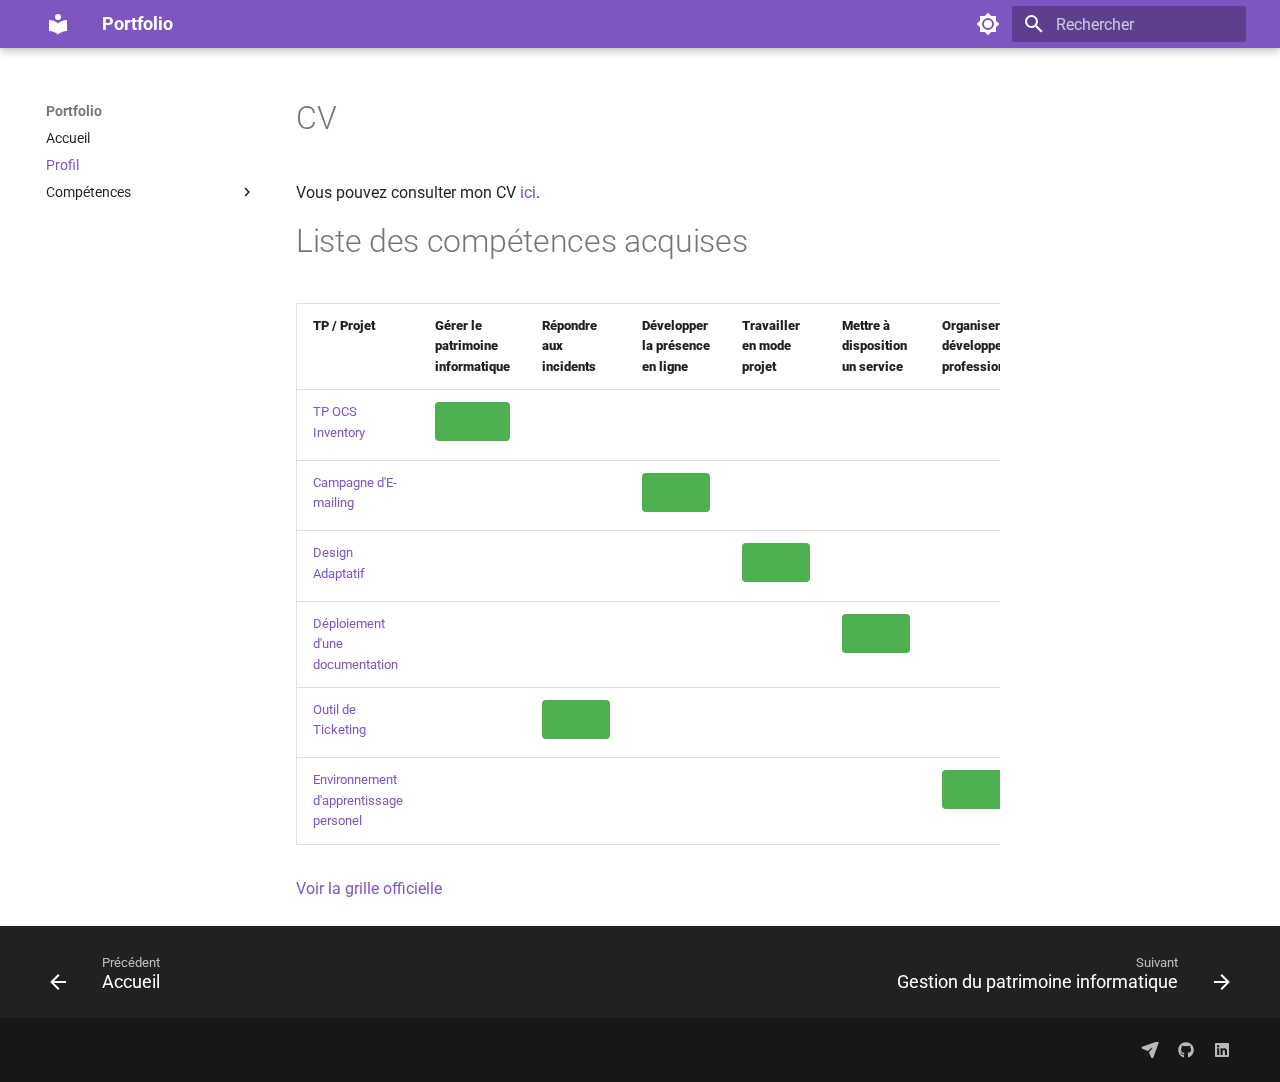
<file: profil/index.html>
<!doctype html>
<html lang="fr" class="no-js">
  <head>
    
      <meta charset="utf-8">
      <meta name="viewport" content="width=device-width,initial-scale=1">
      
      
      
      
        <link rel="prev" href="..">
      
      
        <link rel="next" href="../competences/patrimoine-informatique/">
      
      
        
      
      
      <link rel="icon" href="../assets/images/favicon.png">
      <meta name="generator" content="mkdocs-1.6.1, mkdocs-material-9.7.6">
    
    
      
        <title>Profil - Portfolio</title>
      
    
    
      <link rel="stylesheet" href="../assets/stylesheets/main.484c7ddc.min.css">
      
        
        <link rel="stylesheet" href="../assets/stylesheets/palette.ab4e12ef.min.css">
      
      


    
    
      
    
    
      
        
        
        <link rel="preconnect" href="https://fonts.gstatic.com" crossorigin>
        <link rel="stylesheet" href="https://fonts.googleapis.com/css?family=Roboto:300,300i,400,400i,700,700i%7CRoboto+Mono:400,400i,700,700i&display=fallback">
        <style>:root{--md-text-font:"Roboto";--md-code-font:"Roboto Mono"}</style>
      
    
    
      <link rel="stylesheet" href="../css/custom.css">
    
    <script>__md_scope=new URL("..",location),__md_hash=e=>[...e].reduce(((e,_)=>(e<<5)-e+_.charCodeAt(0)),0),__md_get=(e,_=localStorage,t=__md_scope)=>JSON.parse(_.getItem(t.pathname+"."+e)),__md_set=(e,_,t=localStorage,a=__md_scope)=>{try{t.setItem(a.pathname+"."+e,JSON.stringify(_))}catch(e){}}</script>
    
      

    
    
  </head>
  
  
    
    
      
    
    
    
    
    <body dir="ltr" data-md-color-scheme="default" data-md-color-primary="deep-purple" data-md-color-accent="purple">
  
    
    <input class="md-toggle" data-md-toggle="drawer" type="checkbox" id="__drawer" autocomplete="off">
    <input class="md-toggle" data-md-toggle="search" type="checkbox" id="__search" autocomplete="off">
    <label class="md-overlay" for="__drawer"></label>
    <div data-md-component="skip">
      
        
        <a href="#cv" class="md-skip">
          Aller au contenu
        </a>
      
    </div>
    <div data-md-component="announce">
      
    </div>
    
    
      

  

<header class="md-header md-header--shadow" data-md-component="header">
  <nav class="md-header__inner md-grid" aria-label="En-tête">
    <a href=".." title="Portfolio" class="md-header__button md-logo" aria-label="Portfolio" data-md-component="logo">
      
  
  <svg xmlns="http://www.w3.org/2000/svg" viewBox="0 0 24 24"><path d="M12 8a3 3 0 0 0 3-3 3 3 0 0 0-3-3 3 3 0 0 0-3 3 3 3 0 0 0 3 3m0 3.54C9.64 9.35 6.5 8 3 8v11c3.5 0 6.64 1.35 9 3.54 2.36-2.19 5.5-3.54 9-3.54V8c-3.5 0-6.64 1.35-9 3.54"/></svg>

    </a>
    <label class="md-header__button md-icon" for="__drawer">
      
      <svg xmlns="http://www.w3.org/2000/svg" viewBox="0 0 24 24"><path d="M3 6h18v2H3zm0 5h18v2H3zm0 5h18v2H3z"/></svg>
    </label>
    <div class="md-header__title" data-md-component="header-title">
      <div class="md-header__ellipsis">
        <div class="md-header__topic">
          <span class="md-ellipsis">
            Portfolio
          </span>
        </div>
        <div class="md-header__topic" data-md-component="header-topic">
          <span class="md-ellipsis">
            
              Profil
            
          </span>
        </div>
      </div>
    </div>
    
      
        <form class="md-header__option" data-md-component="palette">
  
    
    
    
    <input class="md-option" data-md-color-media="" data-md-color-scheme="default" data-md-color-primary="deep-purple" data-md-color-accent="purple"  aria-label="Switch to dark mode"  type="radio" name="__palette" id="__palette_0">
    
      <label class="md-header__button md-icon" title="Switch to dark mode" for="__palette_1" hidden>
        <svg xmlns="http://www.w3.org/2000/svg" viewBox="0 0 24 24"><path d="M12 8a4 4 0 0 0-4 4 4 4 0 0 0 4 4 4 4 0 0 0 4-4 4 4 0 0 0-4-4m0 10a6 6 0 0 1-6-6 6 6 0 0 1 6-6 6 6 0 0 1 6 6 6 6 0 0 1-6 6m8-9.31V4h-4.69L12 .69 8.69 4H4v4.69L.69 12 4 15.31V20h4.69L12 23.31 15.31 20H20v-4.69L23.31 12z"/></svg>
      </label>
    
  
    
    
    
    <input class="md-option" data-md-color-media="" data-md-color-scheme="slate" data-md-color-primary="deep-purple" data-md-color-accent="purple"  aria-label="Switch to light mode"  type="radio" name="__palette" id="__palette_1">
    
      <label class="md-header__button md-icon" title="Switch to light mode" for="__palette_0" hidden>
        <svg xmlns="http://www.w3.org/2000/svg" viewBox="0 0 24 24"><path d="M12 18c-.89 0-1.74-.2-2.5-.55C11.56 16.5 13 14.42 13 12s-1.44-4.5-3.5-5.45C10.26 6.2 11.11 6 12 6a6 6 0 0 1 6 6 6 6 0 0 1-6 6m8-9.31V4h-4.69L12 .69 8.69 4H4v4.69L.69 12 4 15.31V20h4.69L12 23.31 15.31 20H20v-4.69L23.31 12z"/></svg>
      </label>
    
  
</form>
      
    
    
      <script>var palette=__md_get("__palette");if(palette&&palette.color){if("(prefers-color-scheme)"===palette.color.media){var media=matchMedia("(prefers-color-scheme: light)"),input=document.querySelector(media.matches?"[data-md-color-media='(prefers-color-scheme: light)']":"[data-md-color-media='(prefers-color-scheme: dark)']");palette.color.media=input.getAttribute("data-md-color-media"),palette.color.scheme=input.getAttribute("data-md-color-scheme"),palette.color.primary=input.getAttribute("data-md-color-primary"),palette.color.accent=input.getAttribute("data-md-color-accent")}for(var[key,value]of Object.entries(palette.color))document.body.setAttribute("data-md-color-"+key,value)}</script>
    
    
    
      
      
        <label class="md-header__button md-icon" for="__search">
          
          <svg xmlns="http://www.w3.org/2000/svg" viewBox="0 0 24 24"><path d="M9.5 3A6.5 6.5 0 0 1 16 9.5c0 1.61-.59 3.09-1.56 4.23l.27.27h.79l5 5-1.5 1.5-5-5v-.79l-.27-.27A6.52 6.52 0 0 1 9.5 16 6.5 6.5 0 0 1 3 9.5 6.5 6.5 0 0 1 9.5 3m0 2C7 5 5 7 5 9.5S7 14 9.5 14 14 12 14 9.5 12 5 9.5 5"/></svg>
        </label>
        <div class="md-search" data-md-component="search" role="dialog">
  <label class="md-search__overlay" for="__search"></label>
  <div class="md-search__inner" role="search">
    <form class="md-search__form" name="search">
      <input type="text" class="md-search__input" name="query" aria-label="Rechercher" placeholder="Rechercher" autocapitalize="off" autocorrect="off" autocomplete="off" spellcheck="false" data-md-component="search-query" required>
      <label class="md-search__icon md-icon" for="__search">
        
        <svg xmlns="http://www.w3.org/2000/svg" viewBox="0 0 24 24"><path d="M9.5 3A6.5 6.5 0 0 1 16 9.5c0 1.61-.59 3.09-1.56 4.23l.27.27h.79l5 5-1.5 1.5-5-5v-.79l-.27-.27A6.52 6.52 0 0 1 9.5 16 6.5 6.5 0 0 1 3 9.5 6.5 6.5 0 0 1 9.5 3m0 2C7 5 5 7 5 9.5S7 14 9.5 14 14 12 14 9.5 12 5 9.5 5"/></svg>
        
        <svg xmlns="http://www.w3.org/2000/svg" viewBox="0 0 24 24"><path d="M20 11v2H8l5.5 5.5-1.42 1.42L4.16 12l7.92-7.92L13.5 5.5 8 11z"/></svg>
      </label>
      <nav class="md-search__options" aria-label="Recherche">
        
        <button type="reset" class="md-search__icon md-icon" title="Effacer" aria-label="Effacer" tabindex="-1">
          
          <svg xmlns="http://www.w3.org/2000/svg" viewBox="0 0 24 24"><path d="M19 6.41 17.59 5 12 10.59 6.41 5 5 6.41 10.59 12 5 17.59 6.41 19 12 13.41 17.59 19 19 17.59 13.41 12z"/></svg>
        </button>
      </nav>
      
    </form>
    <div class="md-search__output">
      <div class="md-search__scrollwrap" tabindex="0" data-md-scrollfix>
        <div class="md-search-result" data-md-component="search-result">
          <div class="md-search-result__meta">
            Initialisation de la recherche
          </div>
          <ol class="md-search-result__list" role="presentation"></ol>
        </div>
      </div>
    </div>
  </div>
</div>
      
    
    
  </nav>
  
</header>
    
    <div class="md-container" data-md-component="container">
      
      
        
          
        
      
      <main class="md-main" data-md-component="main">
        <div class="md-main__inner md-grid">
          
            
              
              <div class="md-sidebar md-sidebar--primary" data-md-component="sidebar" data-md-type="navigation" >
                <div class="md-sidebar__scrollwrap">
                  <div class="md-sidebar__inner">
                    



<nav class="md-nav md-nav--primary" aria-label="Navigation" data-md-level="0">
  <label class="md-nav__title" for="__drawer">
    <a href=".." title="Portfolio" class="md-nav__button md-logo" aria-label="Portfolio" data-md-component="logo">
      
  
  <svg xmlns="http://www.w3.org/2000/svg" viewBox="0 0 24 24"><path d="M12 8a3 3 0 0 0 3-3 3 3 0 0 0-3-3 3 3 0 0 0-3 3 3 3 0 0 0 3 3m0 3.54C9.64 9.35 6.5 8 3 8v11c3.5 0 6.64 1.35 9 3.54 2.36-2.19 5.5-3.54 9-3.54V8c-3.5 0-6.64 1.35-9 3.54"/></svg>

    </a>
    Portfolio
  </label>
  
  <ul class="md-nav__list" data-md-scrollfix>
    
      
      
  
  
  
  
    <li class="md-nav__item">
      <a href=".." class="md-nav__link">
        
  
  
  <span class="md-ellipsis">
    
  
    Accueil
  

    
  </span>
  
  

      </a>
    </li>
  

    
      
      
  
  
    
  
  
  
    <li class="md-nav__item md-nav__item--active">
      
      <input class="md-nav__toggle md-toggle" type="checkbox" id="__toc">
      
      
        
      
      
      <a href="./" class="md-nav__link md-nav__link--active">
        
  
  
  <span class="md-ellipsis">
    
  
    Profil
  

    
  </span>
  
  

      </a>
      
    </li>
  

    
      
      
  
  
  
  
    
    
    
    
    
    <li class="md-nav__item md-nav__item--nested">
      
        
        
        <input class="md-nav__toggle md-toggle " type="checkbox" id="__nav_3" >
        
          
          <label class="md-nav__link" for="__nav_3" id="__nav_3_label" tabindex="0">
            
  
  
  <span class="md-ellipsis">
    
  
    Compétences
  

    
  </span>
  
  

            <span class="md-nav__icon md-icon"></span>
          </label>
        
        <nav class="md-nav" data-md-level="1" aria-labelledby="__nav_3_label" aria-expanded="false">
          <label class="md-nav__title" for="__nav_3">
            <span class="md-nav__icon md-icon"></span>
            
  
    Compétences
  

          </label>
          <ul class="md-nav__list" data-md-scrollfix>
            
              
                
  
  
  
  
    <li class="md-nav__item">
      <a href="../competences/patrimoine-informatique/" class="md-nav__link">
        
  
  
  <span class="md-ellipsis">
    
  
    Gestion du patrimoine informatique
  

    
  </span>
  
  

      </a>
    </li>
  

              
            
              
                
  
  
  
  
    <li class="md-nav__item">
      <a href="../competences/support-assistance/" class="md-nav__link">
        
  
  
  <span class="md-ellipsis">
    
  
    Support et assistance
  

    
  </span>
  
  

      </a>
    </li>
  

              
            
              
                
  
  
  
  
    <li class="md-nav__item">
      <a href="../competences/pr%C3%A9sence-en-ligne/" class="md-nav__link">
        
  
  
  <span class="md-ellipsis">
    
  
    Développement de la prénsence en ligne d'une organisation
  

    
  </span>
  
  

      </a>
    </li>
  

              
            
              
                
  
  
  
  
    <li class="md-nav__item">
      <a href="../competences/travail-mode-projet/" class="md-nav__link">
        
  
  
  <span class="md-ellipsis">
    
  
    Travail en mode projet
  

    
  </span>
  
  

      </a>
    </li>
  

              
            
              
                
  
  
  
  
    <li class="md-nav__item">
      <a href="../competences/d%C3%A9ploiement-service-info/" class="md-nav__link">
        
  
  
  <span class="md-ellipsis">
    
  
    Déploiement d'un service informatique à des utilisateurs
  

    
  </span>
  
  

      </a>
    </li>
  

              
            
              
                
  
  
  
  
    <li class="md-nav__item">
      <a href="../competences/d%C3%A9veloppement-professionel/" class="md-nav__link">
        
  
  
  <span class="md-ellipsis">
    
  
    Développement professionnel
  

    
  </span>
  
  

      </a>
    </li>
  

              
            
          </ul>
        </nav>
      
    </li>
  

    
  </ul>
</nav>
                  </div>
                </div>
              </div>
            
            
              
              <div class="md-sidebar md-sidebar--secondary" data-md-component="sidebar" data-md-type="toc" >
                <div class="md-sidebar__scrollwrap">
                  <div class="md-sidebar__inner">
                    

<nav class="md-nav md-nav--secondary" aria-label="Table des matières">
  
  
  
    
  
  
</nav>
                  </div>
                </div>
              </div>
            
          
          
            <div class="md-content" data-md-component="content">
              
              <article class="md-content__inner md-typeset">
                
                  



<h1 id="cv">CV</h1>
<p>Vous pouvez consulter mon CV <a href="../assets/CV%20Arthur.pdf">ici</a>.</p>
<h1 id="liste-des-competences-acquises">Liste des compétences acquises</h1>
<table>
<thead>
<tr>
<th><strong>TP / Projet</strong></th>
<th><strong>Gérer le patrimoine informatique</strong></th>
<th><strong>Répondre aux incidents</strong></th>
<th><strong>Développer la présence en ligne</strong></th>
<th><strong>Travailler en mode projet</strong></th>
<th><strong>Mettre à disposition un service</strong></th>
<th><strong>Organiser son développement professionnel</strong></th>
</tr>
</thead>
<tbody>
<tr>
<td><a href="../competences/patrimoine-informatique/">TP OCS Inventory</a></td>
<td><span style="background-color: #4CAF50; display: inline-block; width: 100%; height: 39px; border-radius: 4px;"></span></td>
<td></td>
<td></td>
<td></td>
<td></td>
<td></td>
</tr>
<tr>
<td><a href="../competences/pr%C3%A9sence-en-ligne/">Campagne d'E-mailing</a></td>
<td></td>
<td></td>
<td><span style="background-color: #4CAF50; display: inline-block; width: 100%; height: 39px; border-radius: 4px;"></span></td>
<td></td>
<td></td>
<td></td>
</tr>
<tr>
<td><a href="../competences/travail-mode-projet/">Design Adaptatif</a></td>
<td></td>
<td></td>
<td></td>
<td><span style="background-color: #4CAF50; display: inline-block; width: 100%; height: 39px; border-radius: 4px;"></span></td>
<td></td>
<td></td>
</tr>
<tr>
<td><a href="../competences/d%C3%A9ploiement-service-info/">Déploiement d'une documentation</a></td>
<td></td>
<td></td>
<td></td>
<td></td>
<td><span style="background-color: #4CAF50; display: inline-block; width: 100%; height: 39px; border-radius: 4px;"></span></td>
<td></td>
</tr>
<tr>
<td><a href="../competences/support-assistance/">Outil de Ticketing</a></td>
<td></td>
<td><span style="background-color: #4CAF50; display: inline-block; width: 100%; height: 39px; border-radius: 4px;"></span></td>
<td></td>
<td></td>
<td></td>
<td></td>
</tr>
<tr>
<td><a href="../competences/d%C3%A9veloppement-professionel/">Environnement d'apprentissage personel</a></td>
<td></td>
<td></td>
<td></td>
<td></td>
<td></td>
<td><span style="background-color: #4CAF50; display: inline-block; width: 100%; height: 39px; border-radius: 4px;"></span></td>
</tr>
</tbody>
</table>
<p><a href="../assets/Epreuve%20E5%20-%20Tableau%20de%20synthe.se_2026.xlsx">Voir la grille officielle</a></p>












                
              </article>
            </div>
          
          
<script>var target=document.getElementById(location.hash.slice(1));target&&target.name&&(target.checked=target.name.startsWith("__tabbed_"))</script>
        </div>
        
      </main>
      
        <footer class="md-footer">
  
    
      
      <nav class="md-footer__inner md-grid" aria-label="Pied de page" >
        
          
          <a href=".." class="md-footer__link md-footer__link--prev" aria-label="Précédent: Accueil">
            <div class="md-footer__button md-icon">
              
              <svg xmlns="http://www.w3.org/2000/svg" viewBox="0 0 24 24"><path d="M20 11v2H8l5.5 5.5-1.42 1.42L4.16 12l7.92-7.92L13.5 5.5 8 11z"/></svg>
            </div>
            <div class="md-footer__title">
              <span class="md-footer__direction">
                Précédent
              </span>
              <div class="md-ellipsis">
                Accueil
              </div>
            </div>
          </a>
        
        
          
          <a href="../competences/patrimoine-informatique/" class="md-footer__link md-footer__link--next" aria-label="Suivant: Gestion du patrimoine informatique">
            <div class="md-footer__title">
              <span class="md-footer__direction">
                Suivant
              </span>
              <div class="md-ellipsis">
                Gestion du patrimoine informatique
              </div>
            </div>
            <div class="md-footer__button md-icon">
              
              <svg xmlns="http://www.w3.org/2000/svg" viewBox="0 0 24 24"><path d="M4 11v2h12l-5.5 5.5 1.42 1.42L19.84 12l-7.92-7.92L10.5 5.5 16 11z"/></svg>
            </div>
          </a>
        
      </nav>
    
  
  <div class="md-footer-meta md-typeset">
    <div class="md-footer-meta__inner md-grid">
      <div class="md-copyright">
  
  
</div>
      
        
<div class="md-social">
  
    
    
    
    
    <a href="mailto:<arthur.richert.villain@gmail.com>" target="_blank" rel="noopener" title="" class="md-social__link">
      <svg xmlns="http://www.w3.org/2000/svg" viewBox="0 0 576 512"><!--! Font Awesome Free 7.1.0 by @fontawesome - https://fontawesome.com License - https://fontawesome.com/license/free (Icons: CC BY 4.0, Fonts: SIL OFL 1.1, Code: MIT License) Copyright 2025 Fonticons, Inc.--><path d="M536.4-26.3c9.8-3.5 20.6-1 28 6.3s9.8 18.2 6.3 28l-178 496.9c-5 13.9-18.1 23.1-32.8 23.1-14.2 0-27-8.6-32.3-21.7l-64.2-158c-4.5-11-2.5-23.6 5.2-32.6l94.5-112.4c5.1-6.1 4.7-15-.9-20.6s-14.6-6-20.6-.9l-112.4 94.3c-9.1 7.6-21.6 9.6-32.6 5.2L38.1 216.8c-13.1-5.3-21.7-18.1-21.7-32.3 0-14.7 9.2-27.8 23.1-32.8z"/></svg>
    </a>
  
    
    
    
    
      
      
    
    <a href="https://github.com/saulevant" target="_blank" rel="noopener" title="github.com" class="md-social__link">
      <svg xmlns="http://www.w3.org/2000/svg" viewBox="0 0 512 512"><!--! Font Awesome Free 7.1.0 by @fontawesome - https://fontawesome.com License - https://fontawesome.com/license/free (Icons: CC BY 4.0, Fonts: SIL OFL 1.1, Code: MIT License) Copyright 2025 Fonticons, Inc.--><path d="M173.9 397.4c0 2-2.3 3.6-5.2 3.6-3.3.3-5.6-1.3-5.6-3.6 0-2 2.3-3.6 5.2-3.6 3-.3 5.6 1.3 5.6 3.6m-31.1-4.5c-.7 2 1.3 4.3 4.3 4.9 2.6 1 5.6 0 6.2-2s-1.3-4.3-4.3-5.2c-2.6-.7-5.5.3-6.2 2.3m44.2-1.7c-2.9.7-4.9 2.6-4.6 4.9.3 2 2.9 3.3 5.9 2.6 2.9-.7 4.9-2.6 4.6-4.6-.3-1.9-3-3.2-5.9-2.9M252.8 8C114.1 8 8 113.3 8 252c0 110.9 69.8 205.8 169.5 239.2 12.8 2.3 17.3-5.6 17.3-12.1 0-6.2-.3-40.4-.3-61.4 0 0-70 15-84.7-29.8 0 0-11.4-29.1-27.8-36.6 0 0-22.9-15.7 1.6-15.4 0 0 24.9 2 38.6 25.8 21.9 38.6 58.6 27.5 72.9 20.9 2.3-16 8.8-27.1 16-33.7-55.9-6.2-112.3-14.3-112.3-110.5 0-27.5 7.6-41.3 23.6-58.9-2.6-6.5-11.1-33.3 2.6-67.9 20.9-6.5 69 27 69 27 20-5.6 41.5-8.5 62.8-8.5s42.8 2.9 62.8 8.5c0 0 48.1-33.6 69-27 13.7 34.7 5.2 61.4 2.6 67.9 16 17.7 25.8 31.5 25.8 58.9 0 96.5-58.9 104.2-114.8 110.5 9.2 7.9 17 22.9 17 46.4 0 33.7-.3 75.4-.3 83.6 0 6.5 4.6 14.4 17.3 12.1C436.2 457.8 504 362.9 504 252 504 113.3 391.5 8 252.8 8M105.2 352.9c-1.3 1-1 3.3.7 5.2 1.6 1.6 3.9 2.3 5.2 1 1.3-1 1-3.3-.7-5.2-1.6-1.6-3.9-2.3-5.2-1m-10.8-8.1c-.7 1.3.3 2.9 2.3 3.9 1.6 1 3.6.7 4.3-.7.7-1.3-.3-2.9-2.3-3.9-2-.6-3.6-.3-4.3.7m32.4 35.6c-1.6 1.3-1 4.3 1.3 6.2 2.3 2.3 5.2 2.6 6.5 1 1.3-1.3.7-4.3-1.3-6.2-2.2-2.3-5.2-2.6-6.5-1m-11.4-14.7c-1.6 1-1.6 3.6 0 5.9s4.3 3.3 5.6 2.3c1.6-1.3 1.6-3.9 0-6.2-1.4-2.3-4-3.3-5.6-2"/></svg>
    </a>
  
    
    
    
    
      
      
    
    <a href="https://fr.linkedin.com/in/arthur-richert-villain-a87312346" target="_blank" rel="noopener" title="fr.linkedin.com" class="md-social__link">
      <svg xmlns="http://www.w3.org/2000/svg" viewBox="0 0 448 512"><!--! Font Awesome Free 7.1.0 by @fontawesome - https://fontawesome.com License - https://fontawesome.com/license/free (Icons: CC BY 4.0, Fonts: SIL OFL 1.1, Code: MIT License) Copyright 2025 Fonticons, Inc.--><path d="M416 32H31.9C14.3 32 0 46.5 0 64.3v383.4C0 465.5 14.3 480 31.9 480H416c17.6 0 32-14.5 32-32.3V64.3c0-17.8-14.4-32.3-32-32.3M135.4 416H69V202.2h66.5V416zM102.2 96a38.5 38.5 0 1 1 0 77 38.5 38.5 0 1 1 0-77m282.1 320h-66.4V312c0-24.8-.5-56.7-34.5-56.7-34.6 0-39.9 27-39.9 54.9V416h-66.4V202.2h63.7v29.2h.9c8.9-16.8 30.6-34.5 62.9-34.5 67.2 0 79.7 44.3 79.7 101.9z"/></svg>
    </a>
  
</div>
      
    </div>
  </div>
</footer>
      
    </div>
    <div class="md-dialog" data-md-component="dialog">
      <div class="md-dialog__inner md-typeset"></div>
    </div>
    
    
    
      
      
      <script id="__config" type="application/json">{"annotate": null, "base": "..", "features": ["navigation.footer"], "search": "../assets/javascripts/workers/search.2c215733.min.js", "tags": null, "translations": {"clipboard.copied": "Copi\u00e9 dans le presse-papier", "clipboard.copy": "Copier dans le presse-papier", "search.result.more.one": "1 de plus sur cette page", "search.result.more.other": "# de plus sur cette page", "search.result.none": "Aucun document trouv\u00e9", "search.result.one": "1 document trouv\u00e9", "search.result.other": "# documents trouv\u00e9s", "search.result.placeholder": "Taper pour d\u00e9marrer la recherche", "search.result.term.missing": "Non trouv\u00e9", "select.version": "S\u00e9lectionner la version"}, "version": null}</script>
    
    
      <script src="../assets/javascripts/bundle.79ae519e.min.js"></script>
      
    
  </body>
</html>
</file>
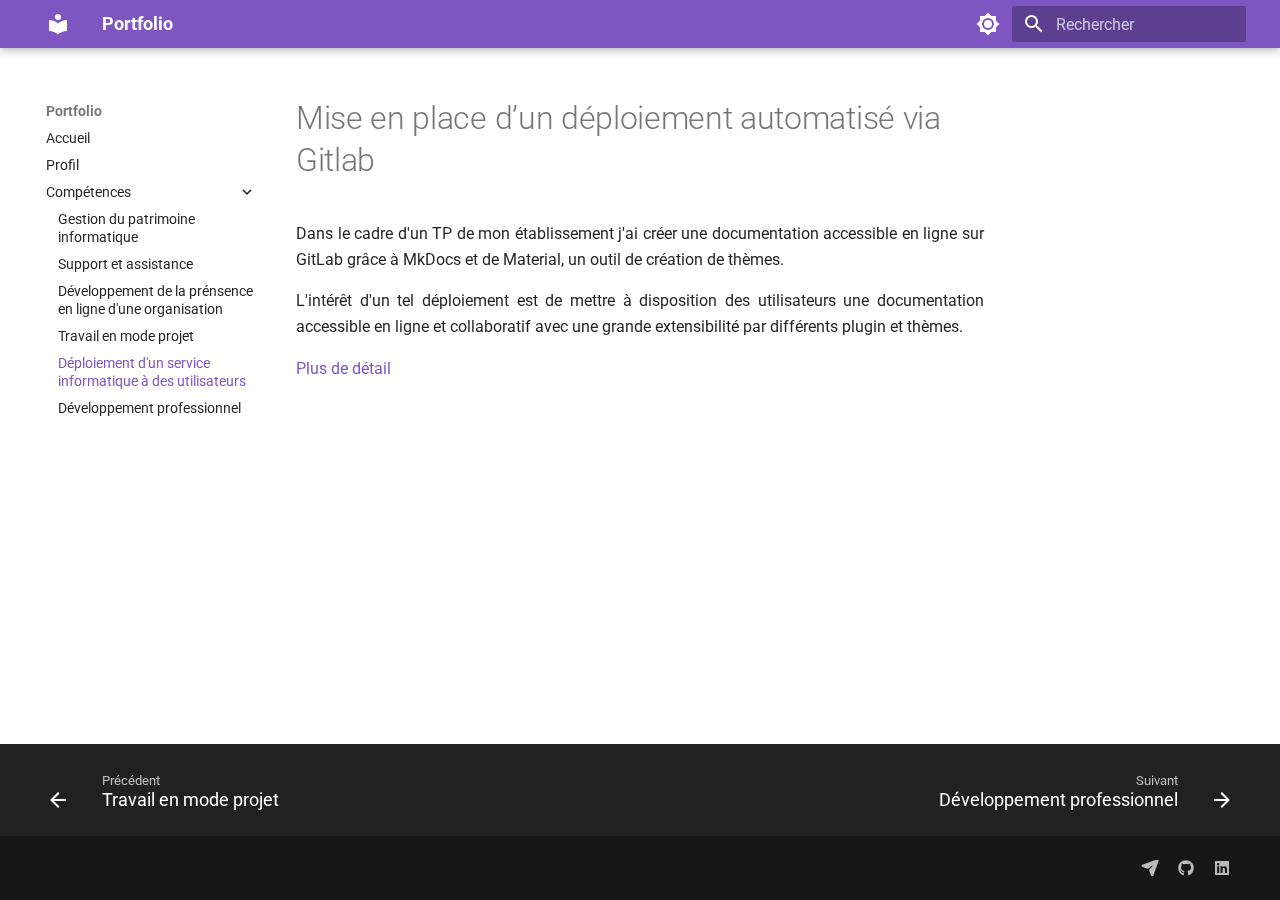
<file: competences/déploiement-service-info/index.html>
<!doctype html>
<html lang="fr" class="no-js">
  <head>
    
      <meta charset="utf-8">
      <meta name="viewport" content="width=device-width,initial-scale=1">
      
      
      
      
        <link rel="prev" href="../travail-mode-projet/">
      
      
        <link rel="next" href="../d%C3%A9veloppement-professionel/">
      
      
      <link rel="icon" href="../../assets/images/favicon.png">
      <meta name="generator" content="mkdocs-1.6.1, mkdocs-material-9.6.18">
    
    
      
        <title>Déploiement d'un service informatique à des utilisateurs - Portfolio</title>
      
    
    
      <link rel="stylesheet" href="../../assets/stylesheets/main.7e37652d.min.css">
      
        
        <link rel="stylesheet" href="../../assets/stylesheets/palette.06af60db.min.css">
      
      


    
    
      
    
    
      
        
        
        <link rel="preconnect" href="https://fonts.gstatic.com" crossorigin>
        <link rel="stylesheet" href="https://fonts.googleapis.com/css?family=Roboto:300,300i,400,400i,700,700i%7CRoboto+Mono:400,400i,700,700i&display=fallback">
        <style>:root{--md-text-font:"Roboto";--md-code-font:"Roboto Mono"}</style>
      
    
    
      <link rel="stylesheet" href="../../css/custom.css">
    
    <script>__md_scope=new URL("../..",location),__md_hash=e=>[...e].reduce(((e,_)=>(e<<5)-e+_.charCodeAt(0)),0),__md_get=(e,_=localStorage,t=__md_scope)=>JSON.parse(_.getItem(t.pathname+"."+e)),__md_set=(e,_,t=localStorage,a=__md_scope)=>{try{t.setItem(a.pathname+"."+e,JSON.stringify(_))}catch(e){}}</script>
    
      

    
    
    
  </head>
  
  
    
    
      
    
    
    
    
    <body dir="ltr" data-md-color-scheme="default" data-md-color-primary="deep-purple" data-md-color-accent="purple">
  
    
    <input class="md-toggle" data-md-toggle="drawer" type="checkbox" id="__drawer" autocomplete="off">
    <input class="md-toggle" data-md-toggle="search" type="checkbox" id="__search" autocomplete="off">
    <label class="md-overlay" for="__drawer"></label>
    <div data-md-component="skip">
      
        
        <a href="#mise-en-place-dun-deploiement-automatise-via-gitlab" class="md-skip">
          Aller au contenu
        </a>
      
    </div>
    <div data-md-component="announce">
      
    </div>
    
    
      

  

<header class="md-header md-header--shadow" data-md-component="header">
  <nav class="md-header__inner md-grid" aria-label="En-tête">
    <a href="../.." title="Portfolio" class="md-header__button md-logo" aria-label="Portfolio" data-md-component="logo">
      
  
  <svg xmlns="http://www.w3.org/2000/svg" viewBox="0 0 24 24"><path d="M12 8a3 3 0 0 0 3-3 3 3 0 0 0-3-3 3 3 0 0 0-3 3 3 3 0 0 0 3 3m0 3.54C9.64 9.35 6.5 8 3 8v11c3.5 0 6.64 1.35 9 3.54 2.36-2.19 5.5-3.54 9-3.54V8c-3.5 0-6.64 1.35-9 3.54"/></svg>

    </a>
    <label class="md-header__button md-icon" for="__drawer">
      
      <svg xmlns="http://www.w3.org/2000/svg" viewBox="0 0 24 24"><path d="M3 6h18v2H3zm0 5h18v2H3zm0 5h18v2H3z"/></svg>
    </label>
    <div class="md-header__title" data-md-component="header-title">
      <div class="md-header__ellipsis">
        <div class="md-header__topic">
          <span class="md-ellipsis">
            Portfolio
          </span>
        </div>
        <div class="md-header__topic" data-md-component="header-topic">
          <span class="md-ellipsis">
            
              Déploiement d'un service informatique à des utilisateurs
            
          </span>
        </div>
      </div>
    </div>
    
      
        <form class="md-header__option" data-md-component="palette">
  
    
    
    
    <input class="md-option" data-md-color-media="" data-md-color-scheme="default" data-md-color-primary="deep-purple" data-md-color-accent="purple"  aria-label="Switch to dark mode"  type="radio" name="__palette" id="__palette_0">
    
      <label class="md-header__button md-icon" title="Switch to dark mode" for="__palette_1" hidden>
        <svg xmlns="http://www.w3.org/2000/svg" viewBox="0 0 24 24"><path d="M12 8a4 4 0 0 0-4 4 4 4 0 0 0 4 4 4 4 0 0 0 4-4 4 4 0 0 0-4-4m0 10a6 6 0 0 1-6-6 6 6 0 0 1 6-6 6 6 0 0 1 6 6 6 6 0 0 1-6 6m8-9.31V4h-4.69L12 .69 8.69 4H4v4.69L.69 12 4 15.31V20h4.69L12 23.31 15.31 20H20v-4.69L23.31 12z"/></svg>
      </label>
    
  
    
    
    
    <input class="md-option" data-md-color-media="" data-md-color-scheme="slate" data-md-color-primary="deep-purple" data-md-color-accent="purple"  aria-label="Switch to light mode"  type="radio" name="__palette" id="__palette_1">
    
      <label class="md-header__button md-icon" title="Switch to light mode" for="__palette_0" hidden>
        <svg xmlns="http://www.w3.org/2000/svg" viewBox="0 0 24 24"><path d="M12 18c-.89 0-1.74-.2-2.5-.55C11.56 16.5 13 14.42 13 12s-1.44-4.5-3.5-5.45C10.26 6.2 11.11 6 12 6a6 6 0 0 1 6 6 6 6 0 0 1-6 6m8-9.31V4h-4.69L12 .69 8.69 4H4v4.69L.69 12 4 15.31V20h4.69L12 23.31 15.31 20H20v-4.69L23.31 12z"/></svg>
      </label>
    
  
</form>
      
    
    
      <script>var palette=__md_get("__palette");if(palette&&palette.color){if("(prefers-color-scheme)"===palette.color.media){var media=matchMedia("(prefers-color-scheme: light)"),input=document.querySelector(media.matches?"[data-md-color-media='(prefers-color-scheme: light)']":"[data-md-color-media='(prefers-color-scheme: dark)']");palette.color.media=input.getAttribute("data-md-color-media"),palette.color.scheme=input.getAttribute("data-md-color-scheme"),palette.color.primary=input.getAttribute("data-md-color-primary"),palette.color.accent=input.getAttribute("data-md-color-accent")}for(var[key,value]of Object.entries(palette.color))document.body.setAttribute("data-md-color-"+key,value)}</script>
    
    
    
      
      
        <label class="md-header__button md-icon" for="__search">
          
          <svg xmlns="http://www.w3.org/2000/svg" viewBox="0 0 24 24"><path d="M9.5 3A6.5 6.5 0 0 1 16 9.5c0 1.61-.59 3.09-1.56 4.23l.27.27h.79l5 5-1.5 1.5-5-5v-.79l-.27-.27A6.52 6.52 0 0 1 9.5 16 6.5 6.5 0 0 1 3 9.5 6.5 6.5 0 0 1 9.5 3m0 2C7 5 5 7 5 9.5S7 14 9.5 14 14 12 14 9.5 12 5 9.5 5"/></svg>
        </label>
        <div class="md-search" data-md-component="search" role="dialog">
  <label class="md-search__overlay" for="__search"></label>
  <div class="md-search__inner" role="search">
    <form class="md-search__form" name="search">
      <input type="text" class="md-search__input" name="query" aria-label="Rechercher" placeholder="Rechercher" autocapitalize="off" autocorrect="off" autocomplete="off" spellcheck="false" data-md-component="search-query" required>
      <label class="md-search__icon md-icon" for="__search">
        
        <svg xmlns="http://www.w3.org/2000/svg" viewBox="0 0 24 24"><path d="M9.5 3A6.5 6.5 0 0 1 16 9.5c0 1.61-.59 3.09-1.56 4.23l.27.27h.79l5 5-1.5 1.5-5-5v-.79l-.27-.27A6.52 6.52 0 0 1 9.5 16 6.5 6.5 0 0 1 3 9.5 6.5 6.5 0 0 1 9.5 3m0 2C7 5 5 7 5 9.5S7 14 9.5 14 14 12 14 9.5 12 5 9.5 5"/></svg>
        
        <svg xmlns="http://www.w3.org/2000/svg" viewBox="0 0 24 24"><path d="M20 11v2H8l5.5 5.5-1.42 1.42L4.16 12l7.92-7.92L13.5 5.5 8 11z"/></svg>
      </label>
      <nav class="md-search__options" aria-label="Recherche">
        
        <button type="reset" class="md-search__icon md-icon" title="Effacer" aria-label="Effacer" tabindex="-1">
          
          <svg xmlns="http://www.w3.org/2000/svg" viewBox="0 0 24 24"><path d="M19 6.41 17.59 5 12 10.59 6.41 5 5 6.41 10.59 12 5 17.59 6.41 19 12 13.41 17.59 19 19 17.59 13.41 12z"/></svg>
        </button>
      </nav>
      
    </form>
    <div class="md-search__output">
      <div class="md-search__scrollwrap" tabindex="0" data-md-scrollfix>
        <div class="md-search-result" data-md-component="search-result">
          <div class="md-search-result__meta">
            Initialisation de la recherche
          </div>
          <ol class="md-search-result__list" role="presentation"></ol>
        </div>
      </div>
    </div>
  </div>
</div>
      
    
    
  </nav>
  
</header>
    
    <div class="md-container" data-md-component="container">
      
      
        
          
        
      
      <main class="md-main" data-md-component="main">
        <div class="md-main__inner md-grid">
          
            
              
              <div class="md-sidebar md-sidebar--primary" data-md-component="sidebar" data-md-type="navigation" >
                <div class="md-sidebar__scrollwrap">
                  <div class="md-sidebar__inner">
                    



<nav class="md-nav md-nav--primary" aria-label="Navigation" data-md-level="0">
  <label class="md-nav__title" for="__drawer">
    <a href="../.." title="Portfolio" class="md-nav__button md-logo" aria-label="Portfolio" data-md-component="logo">
      
  
  <svg xmlns="http://www.w3.org/2000/svg" viewBox="0 0 24 24"><path d="M12 8a3 3 0 0 0 3-3 3 3 0 0 0-3-3 3 3 0 0 0-3 3 3 3 0 0 0 3 3m0 3.54C9.64 9.35 6.5 8 3 8v11c3.5 0 6.64 1.35 9 3.54 2.36-2.19 5.5-3.54 9-3.54V8c-3.5 0-6.64 1.35-9 3.54"/></svg>

    </a>
    Portfolio
  </label>
  
  <ul class="md-nav__list" data-md-scrollfix>
    
      
      
  
  
  
  
    <li class="md-nav__item">
      <a href="../.." class="md-nav__link">
        
  
  
  <span class="md-ellipsis">
    Accueil
    
  </span>
  

      </a>
    </li>
  

    
      
      
  
  
  
  
    <li class="md-nav__item">
      <a href="../../profil/" class="md-nav__link">
        
  
  
  <span class="md-ellipsis">
    Profil
    
  </span>
  

      </a>
    </li>
  

    
      
      
  
  
    
  
  
  
    
    
    
    
    
    <li class="md-nav__item md-nav__item--active md-nav__item--nested">
      
        
        
        <input class="md-nav__toggle md-toggle " type="checkbox" id="__nav_3" checked>
        
          
          <label class="md-nav__link" for="__nav_3" id="__nav_3_label" tabindex="0">
            
  
  
  <span class="md-ellipsis">
    Compétences
    
  </span>
  

            <span class="md-nav__icon md-icon"></span>
          </label>
        
        <nav class="md-nav" data-md-level="1" aria-labelledby="__nav_3_label" aria-expanded="true">
          <label class="md-nav__title" for="__nav_3">
            <span class="md-nav__icon md-icon"></span>
            Compétences
          </label>
          <ul class="md-nav__list" data-md-scrollfix>
            
              
                
  
  
  
  
    <li class="md-nav__item">
      <a href="../patrimoine-informatique/" class="md-nav__link">
        
  
  
  <span class="md-ellipsis">
    Gestion du patrimoine informatique
    
  </span>
  

      </a>
    </li>
  

              
            
              
                
  
  
  
  
    <li class="md-nav__item">
      <a href="../support-assistance/" class="md-nav__link">
        
  
  
  <span class="md-ellipsis">
    Support et assistance
    
  </span>
  

      </a>
    </li>
  

              
            
              
                
  
  
  
  
    <li class="md-nav__item">
      <a href="../pr%C3%A9sence-en-ligne/" class="md-nav__link">
        
  
  
  <span class="md-ellipsis">
    Développement de la prénsence en ligne d'une organisation
    
  </span>
  

      </a>
    </li>
  

              
            
              
                
  
  
  
  
    <li class="md-nav__item">
      <a href="../travail-mode-projet/" class="md-nav__link">
        
  
  
  <span class="md-ellipsis">
    Travail en mode projet
    
  </span>
  

      </a>
    </li>
  

              
            
              
                
  
  
    
  
  
  
    <li class="md-nav__item md-nav__item--active">
      
      <input class="md-nav__toggle md-toggle" type="checkbox" id="__toc">
      
      
        
      
      
      <a href="./" class="md-nav__link md-nav__link--active">
        
  
  
  <span class="md-ellipsis">
    Déploiement d'un service informatique à des utilisateurs
    
  </span>
  

      </a>
      
    </li>
  

              
            
              
                
  
  
  
  
    <li class="md-nav__item">
      <a href="../d%C3%A9veloppement-professionel/" class="md-nav__link">
        
  
  
  <span class="md-ellipsis">
    Développement professionnel
    
  </span>
  

      </a>
    </li>
  

              
            
          </ul>
        </nav>
      
    </li>
  

    
  </ul>
</nav>
                  </div>
                </div>
              </div>
            
            
              
              <div class="md-sidebar md-sidebar--secondary" data-md-component="sidebar" data-md-type="toc" >
                <div class="md-sidebar__scrollwrap">
                  <div class="md-sidebar__inner">
                    

<nav class="md-nav md-nav--secondary" aria-label="Table des matières">
  
  
  
    
  
  
</nav>
                  </div>
                </div>
              </div>
            
          
          
            <div class="md-content" data-md-component="content">
              <article class="md-content__inner md-typeset">
                
                  



<h1 id="mise-en-place-dun-deploiement-automatise-via-gitlab">Mise en place d’un déploiement automatisé via Gitlab</h1>
<p>Dans le cadre d'un TP de mon établissement j'ai créer une documentation accessible en ligne sur GitLab grâce à MkDocs et de Material, un outil de création de thèmes.</p>
<p>L'intérêt d'un tel déploiement est de mettre à disposition des utilisateurs une documentation accessible en ligne et collaboratif avec une grande extensibilité par différents plugin et thèmes.</p>
<p><a href="../assets/TP%20D%C3%A9ploiement.pdf">Plus de détail</a></p>












                
              </article>
            </div>
          
          
<script>var target=document.getElementById(location.hash.slice(1));target&&target.name&&(target.checked=target.name.startsWith("__tabbed_"))</script>
        </div>
        
      </main>
      
        <footer class="md-footer">
  
    
      
      <nav class="md-footer__inner md-grid" aria-label="Pied de page" >
        
          
          <a href="../travail-mode-projet/" class="md-footer__link md-footer__link--prev" aria-label="Précédent: Travail en mode projet">
            <div class="md-footer__button md-icon">
              
              <svg xmlns="http://www.w3.org/2000/svg" viewBox="0 0 24 24"><path d="M20 11v2H8l5.5 5.5-1.42 1.42L4.16 12l7.92-7.92L13.5 5.5 8 11z"/></svg>
            </div>
            <div class="md-footer__title">
              <span class="md-footer__direction">
                Précédent
              </span>
              <div class="md-ellipsis">
                Travail en mode projet
              </div>
            </div>
          </a>
        
        
          
          <a href="../d%C3%A9veloppement-professionel/" class="md-footer__link md-footer__link--next" aria-label="Suivant: Développement professionnel">
            <div class="md-footer__title">
              <span class="md-footer__direction">
                Suivant
              </span>
              <div class="md-ellipsis">
                Développement professionnel
              </div>
            </div>
            <div class="md-footer__button md-icon">
              
              <svg xmlns="http://www.w3.org/2000/svg" viewBox="0 0 24 24"><path d="M4 11v2h12l-5.5 5.5 1.42 1.42L19.84 12l-7.92-7.92L10.5 5.5 16 11z"/></svg>
            </div>
          </a>
        
      </nav>
    
  
  <div class="md-footer-meta md-typeset">
    <div class="md-footer-meta__inner md-grid">
      <div class="md-copyright">
  
  
</div>
      
        
<div class="md-social">
  
    
    
    
    
    <a href="mailto:<arthur.richert.villain@gmail.com>" target="_blank" rel="noopener" title="" class="md-social__link">
      <svg xmlns="http://www.w3.org/2000/svg" viewBox="0 0 576 512"><!--! Font Awesome Free 7.0.0 by @fontawesome - https://fontawesome.com License - https://fontawesome.com/license/free (Icons: CC BY 4.0, Fonts: SIL OFL 1.1, Code: MIT License) Copyright 2025 Fonticons, Inc.--><path fill="currentColor" d="M536.4-26.3c9.8-3.5 20.6-1 28 6.3s9.8 18.2 6.3 28l-178 496.9c-5 13.9-18.1 23.1-32.8 23.1-14.2 0-27-8.6-32.3-21.7l-64.2-158c-4.5-11-2.5-23.6 5.2-32.6l94.5-112.4c5.1-6.1 4.7-15-.9-20.6s-14.6-6-20.6-.9l-112.4 94.3c-9.1 7.6-21.6 9.6-32.6 5.2L38.1 216.8c-13.1-5.3-21.7-18.1-21.7-32.3 0-14.7 9.2-27.8 23.1-32.8z"/></svg>
    </a>
  
    
    
    
    
      
      
    
    <a href="https://github.com/saulevant" target="_blank" rel="noopener" title="github.com" class="md-social__link">
      <svg xmlns="http://www.w3.org/2000/svg" viewBox="0 0 512 512"><!--! Font Awesome Free 7.0.0 by @fontawesome - https://fontawesome.com License - https://fontawesome.com/license/free (Icons: CC BY 4.0, Fonts: SIL OFL 1.1, Code: MIT License) Copyright 2025 Fonticons, Inc.--><path fill="currentColor" d="M173.9 397.4c0 2-2.3 3.6-5.2 3.6-3.3.3-5.6-1.3-5.6-3.6 0-2 2.3-3.6 5.2-3.6 3-.3 5.6 1.3 5.6 3.6m-31.1-4.5c-.7 2 1.3 4.3 4.3 4.9 2.6 1 5.6 0 6.2-2s-1.3-4.3-4.3-5.2c-2.6-.7-5.5.3-6.2 2.3m44.2-1.7c-2.9.7-4.9 2.6-4.6 4.9.3 2 2.9 3.3 5.9 2.6 2.9-.7 4.9-2.6 4.6-4.6-.3-1.9-3-3.2-5.9-2.9M252.8 8C114.1 8 8 113.3 8 252c0 110.9 69.8 205.8 169.5 239.2 12.8 2.3 17.3-5.6 17.3-12.1 0-6.2-.3-40.4-.3-61.4 0 0-70 15-84.7-29.8 0 0-11.4-29.1-27.8-36.6 0 0-22.9-15.7 1.6-15.4 0 0 24.9 2 38.6 25.8 21.9 38.6 58.6 27.5 72.9 20.9 2.3-16 8.8-27.1 16-33.7-55.9-6.2-112.3-14.3-112.3-110.5 0-27.5 7.6-41.3 23.6-58.9-2.6-6.5-11.1-33.3 2.6-67.9 20.9-6.5 69 27 69 27 20-5.6 41.5-8.5 62.8-8.5s42.8 2.9 62.8 8.5c0 0 48.1-33.6 69-27 13.7 34.7 5.2 61.4 2.6 67.9 16 17.7 25.8 31.5 25.8 58.9 0 96.5-58.9 104.2-114.8 110.5 9.2 7.9 17 22.9 17 46.4 0 33.7-.3 75.4-.3 83.6 0 6.5 4.6 14.4 17.3 12.1C436.2 457.8 504 362.9 504 252 504 113.3 391.5 8 252.8 8M105.2 352.9c-1.3 1-1 3.3.7 5.2 1.6 1.6 3.9 2.3 5.2 1 1.3-1 1-3.3-.7-5.2-1.6-1.6-3.9-2.3-5.2-1m-10.8-8.1c-.7 1.3.3 2.9 2.3 3.9 1.6 1 3.6.7 4.3-.7.7-1.3-.3-2.9-2.3-3.9-2-.6-3.6-.3-4.3.7m32.4 35.6c-1.6 1.3-1 4.3 1.3 6.2 2.3 2.3 5.2 2.6 6.5 1 1.3-1.3.7-4.3-1.3-6.2-2.2-2.3-5.2-2.6-6.5-1m-11.4-14.7c-1.6 1-1.6 3.6 0 5.9s4.3 3.3 5.6 2.3c1.6-1.3 1.6-3.9 0-6.2-1.4-2.3-4-3.3-5.6-2"/></svg>
    </a>
  
    
    
    
    
      
      
    
    <a href="https://fr.linkedin.com/in/arthur-richert-villain-a87312346" target="_blank" rel="noopener" title="fr.linkedin.com" class="md-social__link">
      <svg xmlns="http://www.w3.org/2000/svg" viewBox="0 0 448 512"><!--! Font Awesome Free 7.0.0 by @fontawesome - https://fontawesome.com License - https://fontawesome.com/license/free (Icons: CC BY 4.0, Fonts: SIL OFL 1.1, Code: MIT License) Copyright 2025 Fonticons, Inc.--><path fill="currentColor" d="M416 32H31.9C14.3 32 0 46.5 0 64.3v383.4C0 465.5 14.3 480 31.9 480H416c17.6 0 32-14.5 32-32.3V64.3c0-17.8-14.4-32.3-32-32.3M135.4 416H69V202.2h66.5V416zM102.2 96a38.5 38.5 0 1 1 0 77 38.5 38.5 0 1 1 0-77m282.1 320h-66.4V312c0-24.8-.5-56.7-34.5-56.7-34.6 0-39.9 27-39.9 54.9V416h-66.4V202.2h63.7v29.2h.9c8.9-16.8 30.6-34.5 62.9-34.5 67.2 0 79.7 44.3 79.7 101.9z"/></svg>
    </a>
  
</div>
      
    </div>
  </div>
</footer>
      
    </div>
    <div class="md-dialog" data-md-component="dialog">
      <div class="md-dialog__inner md-typeset"></div>
    </div>
    
    
    
      
      <script id="__config" type="application/json">{"base": "../..", "features": ["navigation.footer"], "search": "../../assets/javascripts/workers/search.973d3a69.min.js", "tags": null, "translations": {"clipboard.copied": "Copi\u00e9 dans le presse-papier", "clipboard.copy": "Copier dans le presse-papier", "search.result.more.one": "1 de plus sur cette page", "search.result.more.other": "# de plus sur cette page", "search.result.none": "Aucun document trouv\u00e9", "search.result.one": "1 document trouv\u00e9", "search.result.other": "# documents trouv\u00e9s", "search.result.placeholder": "Taper pour d\u00e9marrer la recherche", "search.result.term.missing": "Non trouv\u00e9", "select.version": "S\u00e9lectionner la version"}, "version": null}</script>
    
    
      <script src="../../assets/javascripts/bundle.92b07e13.min.js"></script>
      
    
  </body>
</html>
</file>
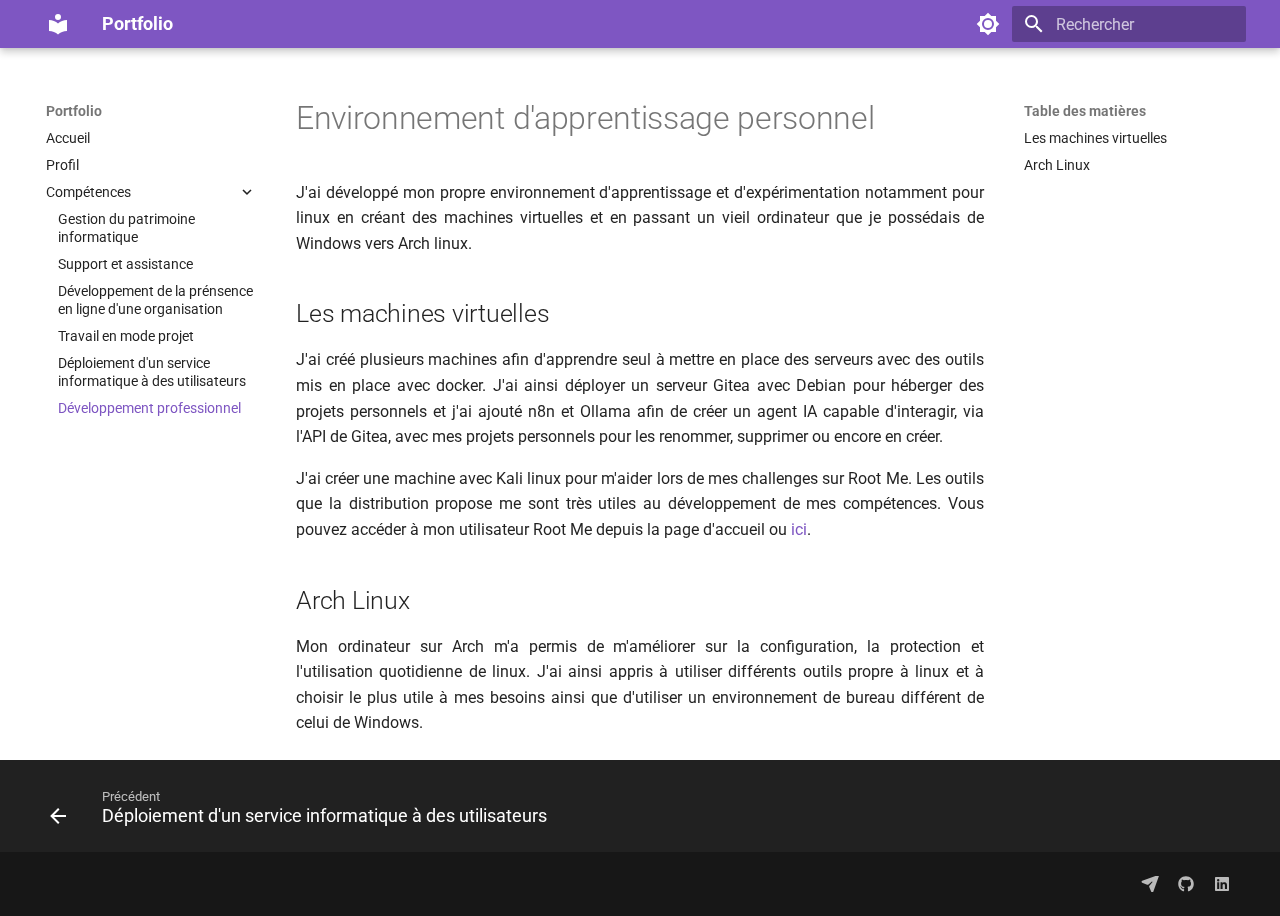
<file: competences/développement-professionel/index.html>
<!doctype html>
<html lang="fr" class="no-js">
  <head>
    
      <meta charset="utf-8">
      <meta name="viewport" content="width=device-width,initial-scale=1">
      
      
      
      
        <link rel="prev" href="../d%C3%A9ploiement-service-info/">
      
      
      
        
      
      
      <link rel="icon" href="../../assets/images/favicon.png">
      <meta name="generator" content="mkdocs-1.6.1, mkdocs-material-9.7.6">
    
    
      
        <title>Développement professionnel - Portfolio</title>
      
    
    
      <link rel="stylesheet" href="../../assets/stylesheets/main.484c7ddc.min.css">
      
        
        <link rel="stylesheet" href="../../assets/stylesheets/palette.ab4e12ef.min.css">
      
      


    
    
      
    
    
      
        
        
        <link rel="preconnect" href="https://fonts.gstatic.com" crossorigin>
        <link rel="stylesheet" href="https://fonts.googleapis.com/css?family=Roboto:300,300i,400,400i,700,700i%7CRoboto+Mono:400,400i,700,700i&display=fallback">
        <style>:root{--md-text-font:"Roboto";--md-code-font:"Roboto Mono"}</style>
      
    
    
      <link rel="stylesheet" href="../../css/custom.css">
    
    <script>__md_scope=new URL("../..",location),__md_hash=e=>[...e].reduce(((e,_)=>(e<<5)-e+_.charCodeAt(0)),0),__md_get=(e,_=localStorage,t=__md_scope)=>JSON.parse(_.getItem(t.pathname+"."+e)),__md_set=(e,_,t=localStorage,a=__md_scope)=>{try{t.setItem(a.pathname+"."+e,JSON.stringify(_))}catch(e){}}</script>
    
      

    
    
  </head>
  
  
    
    
      
    
    
    
    
    <body dir="ltr" data-md-color-scheme="default" data-md-color-primary="deep-purple" data-md-color-accent="purple">
  
    
    <input class="md-toggle" data-md-toggle="drawer" type="checkbox" id="__drawer" autocomplete="off">
    <input class="md-toggle" data-md-toggle="search" type="checkbox" id="__search" autocomplete="off">
    <label class="md-overlay" for="__drawer"></label>
    <div data-md-component="skip">
      
        
        <a href="#environnement-dapprentissage-personnel" class="md-skip">
          Aller au contenu
        </a>
      
    </div>
    <div data-md-component="announce">
      
    </div>
    
    
      

  

<header class="md-header md-header--shadow" data-md-component="header">
  <nav class="md-header__inner md-grid" aria-label="En-tête">
    <a href="../.." title="Portfolio" class="md-header__button md-logo" aria-label="Portfolio" data-md-component="logo">
      
  
  <svg xmlns="http://www.w3.org/2000/svg" viewBox="0 0 24 24"><path d="M12 8a3 3 0 0 0 3-3 3 3 0 0 0-3-3 3 3 0 0 0-3 3 3 3 0 0 0 3 3m0 3.54C9.64 9.35 6.5 8 3 8v11c3.5 0 6.64 1.35 9 3.54 2.36-2.19 5.5-3.54 9-3.54V8c-3.5 0-6.64 1.35-9 3.54"/></svg>

    </a>
    <label class="md-header__button md-icon" for="__drawer">
      
      <svg xmlns="http://www.w3.org/2000/svg" viewBox="0 0 24 24"><path d="M3 6h18v2H3zm0 5h18v2H3zm0 5h18v2H3z"/></svg>
    </label>
    <div class="md-header__title" data-md-component="header-title">
      <div class="md-header__ellipsis">
        <div class="md-header__topic">
          <span class="md-ellipsis">
            Portfolio
          </span>
        </div>
        <div class="md-header__topic" data-md-component="header-topic">
          <span class="md-ellipsis">
            
              Développement professionnel
            
          </span>
        </div>
      </div>
    </div>
    
      
        <form class="md-header__option" data-md-component="palette">
  
    
    
    
    <input class="md-option" data-md-color-media="" data-md-color-scheme="default" data-md-color-primary="deep-purple" data-md-color-accent="purple"  aria-label="Switch to dark mode"  type="radio" name="__palette" id="__palette_0">
    
      <label class="md-header__button md-icon" title="Switch to dark mode" for="__palette_1" hidden>
        <svg xmlns="http://www.w3.org/2000/svg" viewBox="0 0 24 24"><path d="M12 8a4 4 0 0 0-4 4 4 4 0 0 0 4 4 4 4 0 0 0 4-4 4 4 0 0 0-4-4m0 10a6 6 0 0 1-6-6 6 6 0 0 1 6-6 6 6 0 0 1 6 6 6 6 0 0 1-6 6m8-9.31V4h-4.69L12 .69 8.69 4H4v4.69L.69 12 4 15.31V20h4.69L12 23.31 15.31 20H20v-4.69L23.31 12z"/></svg>
      </label>
    
  
    
    
    
    <input class="md-option" data-md-color-media="" data-md-color-scheme="slate" data-md-color-primary="deep-purple" data-md-color-accent="purple"  aria-label="Switch to light mode"  type="radio" name="__palette" id="__palette_1">
    
      <label class="md-header__button md-icon" title="Switch to light mode" for="__palette_0" hidden>
        <svg xmlns="http://www.w3.org/2000/svg" viewBox="0 0 24 24"><path d="M12 18c-.89 0-1.74-.2-2.5-.55C11.56 16.5 13 14.42 13 12s-1.44-4.5-3.5-5.45C10.26 6.2 11.11 6 12 6a6 6 0 0 1 6 6 6 6 0 0 1-6 6m8-9.31V4h-4.69L12 .69 8.69 4H4v4.69L.69 12 4 15.31V20h4.69L12 23.31 15.31 20H20v-4.69L23.31 12z"/></svg>
      </label>
    
  
</form>
      
    
    
      <script>var palette=__md_get("__palette");if(palette&&palette.color){if("(prefers-color-scheme)"===palette.color.media){var media=matchMedia("(prefers-color-scheme: light)"),input=document.querySelector(media.matches?"[data-md-color-media='(prefers-color-scheme: light)']":"[data-md-color-media='(prefers-color-scheme: dark)']");palette.color.media=input.getAttribute("data-md-color-media"),palette.color.scheme=input.getAttribute("data-md-color-scheme"),palette.color.primary=input.getAttribute("data-md-color-primary"),palette.color.accent=input.getAttribute("data-md-color-accent")}for(var[key,value]of Object.entries(palette.color))document.body.setAttribute("data-md-color-"+key,value)}</script>
    
    
    
      
      
        <label class="md-header__button md-icon" for="__search">
          
          <svg xmlns="http://www.w3.org/2000/svg" viewBox="0 0 24 24"><path d="M9.5 3A6.5 6.5 0 0 1 16 9.5c0 1.61-.59 3.09-1.56 4.23l.27.27h.79l5 5-1.5 1.5-5-5v-.79l-.27-.27A6.52 6.52 0 0 1 9.5 16 6.5 6.5 0 0 1 3 9.5 6.5 6.5 0 0 1 9.5 3m0 2C7 5 5 7 5 9.5S7 14 9.5 14 14 12 14 9.5 12 5 9.5 5"/></svg>
        </label>
        <div class="md-search" data-md-component="search" role="dialog">
  <label class="md-search__overlay" for="__search"></label>
  <div class="md-search__inner" role="search">
    <form class="md-search__form" name="search">
      <input type="text" class="md-search__input" name="query" aria-label="Rechercher" placeholder="Rechercher" autocapitalize="off" autocorrect="off" autocomplete="off" spellcheck="false" data-md-component="search-query" required>
      <label class="md-search__icon md-icon" for="__search">
        
        <svg xmlns="http://www.w3.org/2000/svg" viewBox="0 0 24 24"><path d="M9.5 3A6.5 6.5 0 0 1 16 9.5c0 1.61-.59 3.09-1.56 4.23l.27.27h.79l5 5-1.5 1.5-5-5v-.79l-.27-.27A6.52 6.52 0 0 1 9.5 16 6.5 6.5 0 0 1 3 9.5 6.5 6.5 0 0 1 9.5 3m0 2C7 5 5 7 5 9.5S7 14 9.5 14 14 12 14 9.5 12 5 9.5 5"/></svg>
        
        <svg xmlns="http://www.w3.org/2000/svg" viewBox="0 0 24 24"><path d="M20 11v2H8l5.5 5.5-1.42 1.42L4.16 12l7.92-7.92L13.5 5.5 8 11z"/></svg>
      </label>
      <nav class="md-search__options" aria-label="Recherche">
        
        <button type="reset" class="md-search__icon md-icon" title="Effacer" aria-label="Effacer" tabindex="-1">
          
          <svg xmlns="http://www.w3.org/2000/svg" viewBox="0 0 24 24"><path d="M19 6.41 17.59 5 12 10.59 6.41 5 5 6.41 10.59 12 5 17.59 6.41 19 12 13.41 17.59 19 19 17.59 13.41 12z"/></svg>
        </button>
      </nav>
      
    </form>
    <div class="md-search__output">
      <div class="md-search__scrollwrap" tabindex="0" data-md-scrollfix>
        <div class="md-search-result" data-md-component="search-result">
          <div class="md-search-result__meta">
            Initialisation de la recherche
          </div>
          <ol class="md-search-result__list" role="presentation"></ol>
        </div>
      </div>
    </div>
  </div>
</div>
      
    
    
  </nav>
  
</header>
    
    <div class="md-container" data-md-component="container">
      
      
        
          
        
      
      <main class="md-main" data-md-component="main">
        <div class="md-main__inner md-grid">
          
            
              
              <div class="md-sidebar md-sidebar--primary" data-md-component="sidebar" data-md-type="navigation" >
                <div class="md-sidebar__scrollwrap">
                  <div class="md-sidebar__inner">
                    



<nav class="md-nav md-nav--primary" aria-label="Navigation" data-md-level="0">
  <label class="md-nav__title" for="__drawer">
    <a href="../.." title="Portfolio" class="md-nav__button md-logo" aria-label="Portfolio" data-md-component="logo">
      
  
  <svg xmlns="http://www.w3.org/2000/svg" viewBox="0 0 24 24"><path d="M12 8a3 3 0 0 0 3-3 3 3 0 0 0-3-3 3 3 0 0 0-3 3 3 3 0 0 0 3 3m0 3.54C9.64 9.35 6.5 8 3 8v11c3.5 0 6.64 1.35 9 3.54 2.36-2.19 5.5-3.54 9-3.54V8c-3.5 0-6.64 1.35-9 3.54"/></svg>

    </a>
    Portfolio
  </label>
  
  <ul class="md-nav__list" data-md-scrollfix>
    
      
      
  
  
  
  
    <li class="md-nav__item">
      <a href="../.." class="md-nav__link">
        
  
  
  <span class="md-ellipsis">
    
  
    Accueil
  

    
  </span>
  
  

      </a>
    </li>
  

    
      
      
  
  
  
  
    <li class="md-nav__item">
      <a href="../../profil/" class="md-nav__link">
        
  
  
  <span class="md-ellipsis">
    
  
    Profil
  

    
  </span>
  
  

      </a>
    </li>
  

    
      
      
  
  
    
  
  
  
    
    
    
    
    
    <li class="md-nav__item md-nav__item--active md-nav__item--nested">
      
        
        
        <input class="md-nav__toggle md-toggle " type="checkbox" id="__nav_3" checked>
        
          
          <label class="md-nav__link" for="__nav_3" id="__nav_3_label" tabindex="0">
            
  
  
  <span class="md-ellipsis">
    
  
    Compétences
  

    
  </span>
  
  

            <span class="md-nav__icon md-icon"></span>
          </label>
        
        <nav class="md-nav" data-md-level="1" aria-labelledby="__nav_3_label" aria-expanded="true">
          <label class="md-nav__title" for="__nav_3">
            <span class="md-nav__icon md-icon"></span>
            
  
    Compétences
  

          </label>
          <ul class="md-nav__list" data-md-scrollfix>
            
              
                
  
  
  
  
    <li class="md-nav__item">
      <a href="../patrimoine-informatique/" class="md-nav__link">
        
  
  
  <span class="md-ellipsis">
    
  
    Gestion du patrimoine informatique
  

    
  </span>
  
  

      </a>
    </li>
  

              
            
              
                
  
  
  
  
    <li class="md-nav__item">
      <a href="../support-assistance/" class="md-nav__link">
        
  
  
  <span class="md-ellipsis">
    
  
    Support et assistance
  

    
  </span>
  
  

      </a>
    </li>
  

              
            
              
                
  
  
  
  
    <li class="md-nav__item">
      <a href="../pr%C3%A9sence-en-ligne/" class="md-nav__link">
        
  
  
  <span class="md-ellipsis">
    
  
    Développement de la prénsence en ligne d'une organisation
  

    
  </span>
  
  

      </a>
    </li>
  

              
            
              
                
  
  
  
  
    <li class="md-nav__item">
      <a href="../travail-mode-projet/" class="md-nav__link">
        
  
  
  <span class="md-ellipsis">
    
  
    Travail en mode projet
  

    
  </span>
  
  

      </a>
    </li>
  

              
            
              
                
  
  
  
  
    <li class="md-nav__item">
      <a href="../d%C3%A9ploiement-service-info/" class="md-nav__link">
        
  
  
  <span class="md-ellipsis">
    
  
    Déploiement d'un service informatique à des utilisateurs
  

    
  </span>
  
  

      </a>
    </li>
  

              
            
              
                
  
  
    
  
  
  
    <li class="md-nav__item md-nav__item--active">
      
      <input class="md-nav__toggle md-toggle" type="checkbox" id="__toc">
      
      
        
      
      
        <label class="md-nav__link md-nav__link--active" for="__toc">
          
  
  
  <span class="md-ellipsis">
    
  
    Développement professionnel
  

    
  </span>
  
  

          <span class="md-nav__icon md-icon"></span>
        </label>
      
      <a href="./" class="md-nav__link md-nav__link--active">
        
  
  
  <span class="md-ellipsis">
    
  
    Développement professionnel
  

    
  </span>
  
  

      </a>
      
        

<nav class="md-nav md-nav--secondary" aria-label="Table des matières">
  
  
  
    
  
  
    <label class="md-nav__title" for="__toc">
      <span class="md-nav__icon md-icon"></span>
      Table des matières
    </label>
    <ul class="md-nav__list" data-md-component="toc" data-md-scrollfix>
      
        <li class="md-nav__item">
  <a href="#les-machines-virtuelles" class="md-nav__link">
    <span class="md-ellipsis">
      
        Les machines virtuelles
      
    </span>
  </a>
  
</li>
      
        <li class="md-nav__item">
  <a href="#arch-linux" class="md-nav__link">
    <span class="md-ellipsis">
      
        Arch Linux
      
    </span>
  </a>
  
</li>
      
    </ul>
  
</nav>
      
    </li>
  

              
            
          </ul>
        </nav>
      
    </li>
  

    
  </ul>
</nav>
                  </div>
                </div>
              </div>
            
            
              
              <div class="md-sidebar md-sidebar--secondary" data-md-component="sidebar" data-md-type="toc" >
                <div class="md-sidebar__scrollwrap">
                  <div class="md-sidebar__inner">
                    

<nav class="md-nav md-nav--secondary" aria-label="Table des matières">
  
  
  
    
  
  
    <label class="md-nav__title" for="__toc">
      <span class="md-nav__icon md-icon"></span>
      Table des matières
    </label>
    <ul class="md-nav__list" data-md-component="toc" data-md-scrollfix>
      
        <li class="md-nav__item">
  <a href="#les-machines-virtuelles" class="md-nav__link">
    <span class="md-ellipsis">
      
        Les machines virtuelles
      
    </span>
  </a>
  
</li>
      
        <li class="md-nav__item">
  <a href="#arch-linux" class="md-nav__link">
    <span class="md-ellipsis">
      
        Arch Linux
      
    </span>
  </a>
  
</li>
      
    </ul>
  
</nav>
                  </div>
                </div>
              </div>
            
          
          
            <div class="md-content" data-md-component="content">
              
              <article class="md-content__inner md-typeset">
                
                  



<h1 id="environnement-dapprentissage-personnel">Environnement d'apprentissage personnel</h1>
<p>J'ai développé mon propre environnement d'apprentissage et d'expérimentation notamment pour linux en créant des machines virtuelles et en passant un vieil ordinateur que je possédais de Windows vers Arch linux.</p>
<h2 id="les-machines-virtuelles">Les machines virtuelles</h2>
<p>J'ai créé plusieurs machines afin d'apprendre seul à mettre en place des serveurs avec des outils mis en place avec docker. J'ai ainsi déployer un serveur Gitea avec Debian pour héberger des projets personnels et j'ai ajouté n8n et Ollama afin de créer un agent IA capable d'interagir, via l'API de Gitea, avec mes projets personnels pour les renommer, supprimer ou encore en créer.</p>
<p>J'ai créer une machine avec Kali linux pour m'aider lors de mes challenges sur Root Me. Les outils que la distribution propose me sont très utiles au développement de mes compétences. Vous pouvez accéder à mon utilisateur Root Me depuis la page d'accueil ou <a href="https://www.root-me.org/saule-987326?lang=fr#12aa39188ebbc37924937511e46e8664">ici</a>.</p>
<h2 id="arch-linux">Arch Linux</h2>
<p>Mon ordinateur sur Arch m'a permis de m'améliorer sur la configuration, la protection et l'utilisation quotidienne de linux. J'ai ainsi appris à utiliser différents outils propre à linux et à choisir le plus utile à mes besoins ainsi que d'utiliser un environnement de bureau différent de celui de Windows.</p>












                
              </article>
            </div>
          
          
<script>var target=document.getElementById(location.hash.slice(1));target&&target.name&&(target.checked=target.name.startsWith("__tabbed_"))</script>
        </div>
        
      </main>
      
        <footer class="md-footer">
  
    
      
      <nav class="md-footer__inner md-grid" aria-label="Pied de page" >
        
          
          <a href="../d%C3%A9ploiement-service-info/" class="md-footer__link md-footer__link--prev" aria-label="Précédent: Déploiement d&#39;un service informatique à des utilisateurs">
            <div class="md-footer__button md-icon">
              
              <svg xmlns="http://www.w3.org/2000/svg" viewBox="0 0 24 24"><path d="M20 11v2H8l5.5 5.5-1.42 1.42L4.16 12l7.92-7.92L13.5 5.5 8 11z"/></svg>
            </div>
            <div class="md-footer__title">
              <span class="md-footer__direction">
                Précédent
              </span>
              <div class="md-ellipsis">
                Déploiement d'un service informatique à des utilisateurs
              </div>
            </div>
          </a>
        
        
      </nav>
    
  
  <div class="md-footer-meta md-typeset">
    <div class="md-footer-meta__inner md-grid">
      <div class="md-copyright">
  
  
</div>
      
        
<div class="md-social">
  
    
    
    
    
    <a href="mailto:<arthur.richert.villain@gmail.com>" target="_blank" rel="noopener" title="" class="md-social__link">
      <svg xmlns="http://www.w3.org/2000/svg" viewBox="0 0 576 512"><!--! Font Awesome Free 7.1.0 by @fontawesome - https://fontawesome.com License - https://fontawesome.com/license/free (Icons: CC BY 4.0, Fonts: SIL OFL 1.1, Code: MIT License) Copyright 2025 Fonticons, Inc.--><path d="M536.4-26.3c9.8-3.5 20.6-1 28 6.3s9.8 18.2 6.3 28l-178 496.9c-5 13.9-18.1 23.1-32.8 23.1-14.2 0-27-8.6-32.3-21.7l-64.2-158c-4.5-11-2.5-23.6 5.2-32.6l94.5-112.4c5.1-6.1 4.7-15-.9-20.6s-14.6-6-20.6-.9l-112.4 94.3c-9.1 7.6-21.6 9.6-32.6 5.2L38.1 216.8c-13.1-5.3-21.7-18.1-21.7-32.3 0-14.7 9.2-27.8 23.1-32.8z"/></svg>
    </a>
  
    
    
    
    
      
      
    
    <a href="https://github.com/saulevant" target="_blank" rel="noopener" title="github.com" class="md-social__link">
      <svg xmlns="http://www.w3.org/2000/svg" viewBox="0 0 512 512"><!--! Font Awesome Free 7.1.0 by @fontawesome - https://fontawesome.com License - https://fontawesome.com/license/free (Icons: CC BY 4.0, Fonts: SIL OFL 1.1, Code: MIT License) Copyright 2025 Fonticons, Inc.--><path d="M173.9 397.4c0 2-2.3 3.6-5.2 3.6-3.3.3-5.6-1.3-5.6-3.6 0-2 2.3-3.6 5.2-3.6 3-.3 5.6 1.3 5.6 3.6m-31.1-4.5c-.7 2 1.3 4.3 4.3 4.9 2.6 1 5.6 0 6.2-2s-1.3-4.3-4.3-5.2c-2.6-.7-5.5.3-6.2 2.3m44.2-1.7c-2.9.7-4.9 2.6-4.6 4.9.3 2 2.9 3.3 5.9 2.6 2.9-.7 4.9-2.6 4.6-4.6-.3-1.9-3-3.2-5.9-2.9M252.8 8C114.1 8 8 113.3 8 252c0 110.9 69.8 205.8 169.5 239.2 12.8 2.3 17.3-5.6 17.3-12.1 0-6.2-.3-40.4-.3-61.4 0 0-70 15-84.7-29.8 0 0-11.4-29.1-27.8-36.6 0 0-22.9-15.7 1.6-15.4 0 0 24.9 2 38.6 25.8 21.9 38.6 58.6 27.5 72.9 20.9 2.3-16 8.8-27.1 16-33.7-55.9-6.2-112.3-14.3-112.3-110.5 0-27.5 7.6-41.3 23.6-58.9-2.6-6.5-11.1-33.3 2.6-67.9 20.9-6.5 69 27 69 27 20-5.6 41.5-8.5 62.8-8.5s42.8 2.9 62.8 8.5c0 0 48.1-33.6 69-27 13.7 34.7 5.2 61.4 2.6 67.9 16 17.7 25.8 31.5 25.8 58.9 0 96.5-58.9 104.2-114.8 110.5 9.2 7.9 17 22.9 17 46.4 0 33.7-.3 75.4-.3 83.6 0 6.5 4.6 14.4 17.3 12.1C436.2 457.8 504 362.9 504 252 504 113.3 391.5 8 252.8 8M105.2 352.9c-1.3 1-1 3.3.7 5.2 1.6 1.6 3.9 2.3 5.2 1 1.3-1 1-3.3-.7-5.2-1.6-1.6-3.9-2.3-5.2-1m-10.8-8.1c-.7 1.3.3 2.9 2.3 3.9 1.6 1 3.6.7 4.3-.7.7-1.3-.3-2.9-2.3-3.9-2-.6-3.6-.3-4.3.7m32.4 35.6c-1.6 1.3-1 4.3 1.3 6.2 2.3 2.3 5.2 2.6 6.5 1 1.3-1.3.7-4.3-1.3-6.2-2.2-2.3-5.2-2.6-6.5-1m-11.4-14.7c-1.6 1-1.6 3.6 0 5.9s4.3 3.3 5.6 2.3c1.6-1.3 1.6-3.9 0-6.2-1.4-2.3-4-3.3-5.6-2"/></svg>
    </a>
  
    
    
    
    
      
      
    
    <a href="https://fr.linkedin.com/in/arthur-richert-villain-a87312346" target="_blank" rel="noopener" title="fr.linkedin.com" class="md-social__link">
      <svg xmlns="http://www.w3.org/2000/svg" viewBox="0 0 448 512"><!--! Font Awesome Free 7.1.0 by @fontawesome - https://fontawesome.com License - https://fontawesome.com/license/free (Icons: CC BY 4.0, Fonts: SIL OFL 1.1, Code: MIT License) Copyright 2025 Fonticons, Inc.--><path d="M416 32H31.9C14.3 32 0 46.5 0 64.3v383.4C0 465.5 14.3 480 31.9 480H416c17.6 0 32-14.5 32-32.3V64.3c0-17.8-14.4-32.3-32-32.3M135.4 416H69V202.2h66.5V416zM102.2 96a38.5 38.5 0 1 1 0 77 38.5 38.5 0 1 1 0-77m282.1 320h-66.4V312c0-24.8-.5-56.7-34.5-56.7-34.6 0-39.9 27-39.9 54.9V416h-66.4V202.2h63.7v29.2h.9c8.9-16.8 30.6-34.5 62.9-34.5 67.2 0 79.7 44.3 79.7 101.9z"/></svg>
    </a>
  
</div>
      
    </div>
  </div>
</footer>
      
    </div>
    <div class="md-dialog" data-md-component="dialog">
      <div class="md-dialog__inner md-typeset"></div>
    </div>
    
    
    
      
      
      <script id="__config" type="application/json">{"annotate": null, "base": "../..", "features": ["navigation.footer"], "search": "../../assets/javascripts/workers/search.2c215733.min.js", "tags": null, "translations": {"clipboard.copied": "Copi\u00e9 dans le presse-papier", "clipboard.copy": "Copier dans le presse-papier", "search.result.more.one": "1 de plus sur cette page", "search.result.more.other": "# de plus sur cette page", "search.result.none": "Aucun document trouv\u00e9", "search.result.one": "1 document trouv\u00e9", "search.result.other": "# documents trouv\u00e9s", "search.result.placeholder": "Taper pour d\u00e9marrer la recherche", "search.result.term.missing": "Non trouv\u00e9", "select.version": "S\u00e9lectionner la version"}, "version": null}</script>
    
    
      <script src="../../assets/javascripts/bundle.79ae519e.min.js"></script>
      
    
  </body>
</html>
</file>
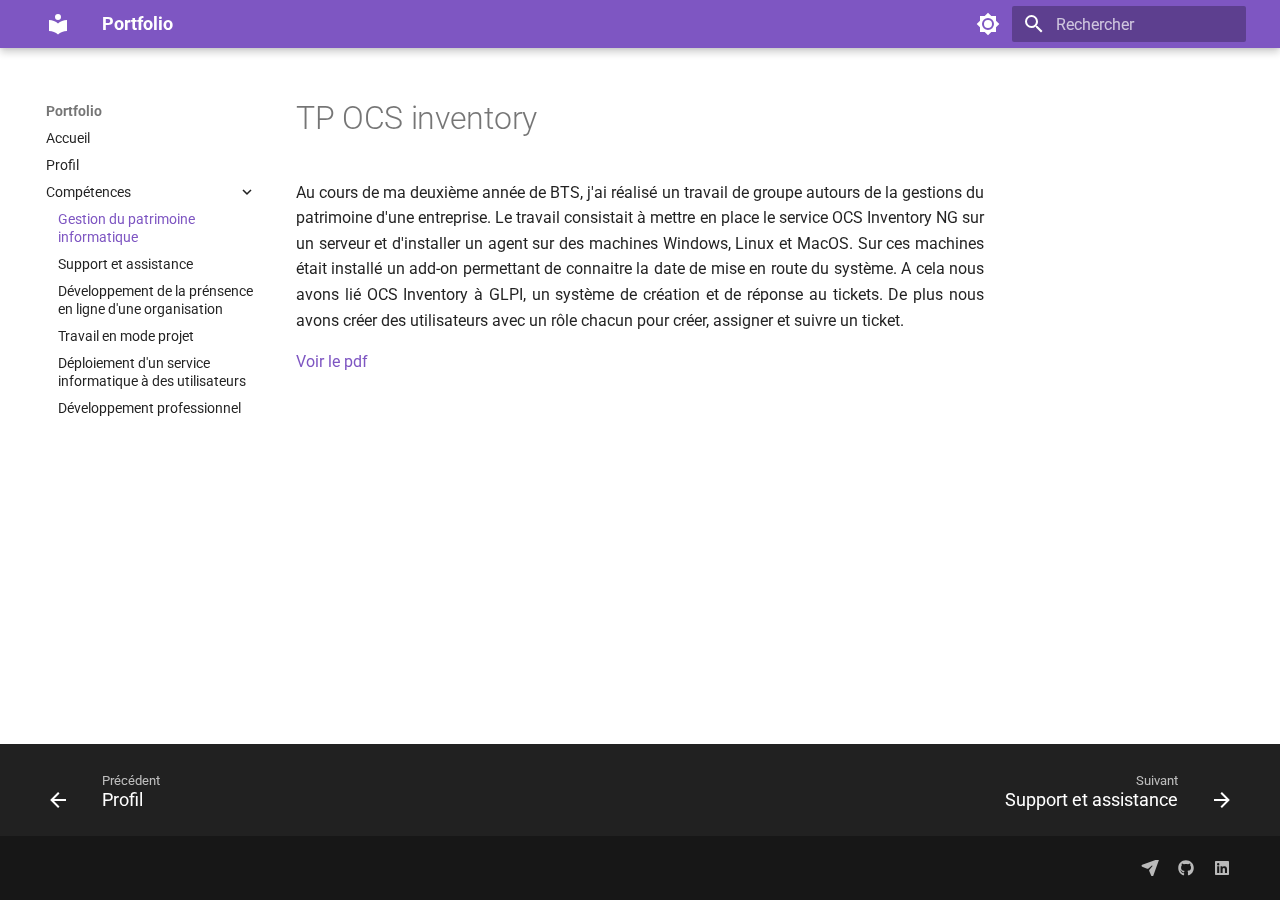
<file: competences/patrimoine-informatique/index.html>
<!doctype html>
<html lang="fr" class="no-js">
  <head>
    
      <meta charset="utf-8">
      <meta name="viewport" content="width=device-width,initial-scale=1">
      
      
      
      
        <link rel="prev" href="../../profil/">
      
      
        <link rel="next" href="../support-assistance/">
      
      
        
      
      
      <link rel="icon" href="../../assets/images/favicon.png">
      <meta name="generator" content="mkdocs-1.6.1, mkdocs-material-9.7.6">
    
    
      
        <title>Gestion du patrimoine informatique - Portfolio</title>
      
    
    
      <link rel="stylesheet" href="../../assets/stylesheets/main.484c7ddc.min.css">
      
        
        <link rel="stylesheet" href="../../assets/stylesheets/palette.ab4e12ef.min.css">
      
      


    
    
      
    
    
      
        
        
        <link rel="preconnect" href="https://fonts.gstatic.com" crossorigin>
        <link rel="stylesheet" href="https://fonts.googleapis.com/css?family=Roboto:300,300i,400,400i,700,700i%7CRoboto+Mono:400,400i,700,700i&display=fallback">
        <style>:root{--md-text-font:"Roboto";--md-code-font:"Roboto Mono"}</style>
      
    
    
      <link rel="stylesheet" href="../../css/custom.css">
    
    <script>__md_scope=new URL("../..",location),__md_hash=e=>[...e].reduce(((e,_)=>(e<<5)-e+_.charCodeAt(0)),0),__md_get=(e,_=localStorage,t=__md_scope)=>JSON.parse(_.getItem(t.pathname+"."+e)),__md_set=(e,_,t=localStorage,a=__md_scope)=>{try{t.setItem(a.pathname+"."+e,JSON.stringify(_))}catch(e){}}</script>
    
      

    
    
  </head>
  
  
    
    
      
    
    
    
    
    <body dir="ltr" data-md-color-scheme="default" data-md-color-primary="deep-purple" data-md-color-accent="purple">
  
    
    <input class="md-toggle" data-md-toggle="drawer" type="checkbox" id="__drawer" autocomplete="off">
    <input class="md-toggle" data-md-toggle="search" type="checkbox" id="__search" autocomplete="off">
    <label class="md-overlay" for="__drawer"></label>
    <div data-md-component="skip">
      
        
        <a href="#tp-ocs-inventory" class="md-skip">
          Aller au contenu
        </a>
      
    </div>
    <div data-md-component="announce">
      
    </div>
    
    
      

  

<header class="md-header md-header--shadow" data-md-component="header">
  <nav class="md-header__inner md-grid" aria-label="En-tête">
    <a href="../.." title="Portfolio" class="md-header__button md-logo" aria-label="Portfolio" data-md-component="logo">
      
  
  <svg xmlns="http://www.w3.org/2000/svg" viewBox="0 0 24 24"><path d="M12 8a3 3 0 0 0 3-3 3 3 0 0 0-3-3 3 3 0 0 0-3 3 3 3 0 0 0 3 3m0 3.54C9.64 9.35 6.5 8 3 8v11c3.5 0 6.64 1.35 9 3.54 2.36-2.19 5.5-3.54 9-3.54V8c-3.5 0-6.64 1.35-9 3.54"/></svg>

    </a>
    <label class="md-header__button md-icon" for="__drawer">
      
      <svg xmlns="http://www.w3.org/2000/svg" viewBox="0 0 24 24"><path d="M3 6h18v2H3zm0 5h18v2H3zm0 5h18v2H3z"/></svg>
    </label>
    <div class="md-header__title" data-md-component="header-title">
      <div class="md-header__ellipsis">
        <div class="md-header__topic">
          <span class="md-ellipsis">
            Portfolio
          </span>
        </div>
        <div class="md-header__topic" data-md-component="header-topic">
          <span class="md-ellipsis">
            
              Gestion du patrimoine informatique
            
          </span>
        </div>
      </div>
    </div>
    
      
        <form class="md-header__option" data-md-component="palette">
  
    
    
    
    <input class="md-option" data-md-color-media="" data-md-color-scheme="default" data-md-color-primary="deep-purple" data-md-color-accent="purple"  aria-label="Switch to dark mode"  type="radio" name="__palette" id="__palette_0">
    
      <label class="md-header__button md-icon" title="Switch to dark mode" for="__palette_1" hidden>
        <svg xmlns="http://www.w3.org/2000/svg" viewBox="0 0 24 24"><path d="M12 8a4 4 0 0 0-4 4 4 4 0 0 0 4 4 4 4 0 0 0 4-4 4 4 0 0 0-4-4m0 10a6 6 0 0 1-6-6 6 6 0 0 1 6-6 6 6 0 0 1 6 6 6 6 0 0 1-6 6m8-9.31V4h-4.69L12 .69 8.69 4H4v4.69L.69 12 4 15.31V20h4.69L12 23.31 15.31 20H20v-4.69L23.31 12z"/></svg>
      </label>
    
  
    
    
    
    <input class="md-option" data-md-color-media="" data-md-color-scheme="slate" data-md-color-primary="deep-purple" data-md-color-accent="purple"  aria-label="Switch to light mode"  type="radio" name="__palette" id="__palette_1">
    
      <label class="md-header__button md-icon" title="Switch to light mode" for="__palette_0" hidden>
        <svg xmlns="http://www.w3.org/2000/svg" viewBox="0 0 24 24"><path d="M12 18c-.89 0-1.74-.2-2.5-.55C11.56 16.5 13 14.42 13 12s-1.44-4.5-3.5-5.45C10.26 6.2 11.11 6 12 6a6 6 0 0 1 6 6 6 6 0 0 1-6 6m8-9.31V4h-4.69L12 .69 8.69 4H4v4.69L.69 12 4 15.31V20h4.69L12 23.31 15.31 20H20v-4.69L23.31 12z"/></svg>
      </label>
    
  
</form>
      
    
    
      <script>var palette=__md_get("__palette");if(palette&&palette.color){if("(prefers-color-scheme)"===palette.color.media){var media=matchMedia("(prefers-color-scheme: light)"),input=document.querySelector(media.matches?"[data-md-color-media='(prefers-color-scheme: light)']":"[data-md-color-media='(prefers-color-scheme: dark)']");palette.color.media=input.getAttribute("data-md-color-media"),palette.color.scheme=input.getAttribute("data-md-color-scheme"),palette.color.primary=input.getAttribute("data-md-color-primary"),palette.color.accent=input.getAttribute("data-md-color-accent")}for(var[key,value]of Object.entries(palette.color))document.body.setAttribute("data-md-color-"+key,value)}</script>
    
    
    
      
      
        <label class="md-header__button md-icon" for="__search">
          
          <svg xmlns="http://www.w3.org/2000/svg" viewBox="0 0 24 24"><path d="M9.5 3A6.5 6.5 0 0 1 16 9.5c0 1.61-.59 3.09-1.56 4.23l.27.27h.79l5 5-1.5 1.5-5-5v-.79l-.27-.27A6.52 6.52 0 0 1 9.5 16 6.5 6.5 0 0 1 3 9.5 6.5 6.5 0 0 1 9.5 3m0 2C7 5 5 7 5 9.5S7 14 9.5 14 14 12 14 9.5 12 5 9.5 5"/></svg>
        </label>
        <div class="md-search" data-md-component="search" role="dialog">
  <label class="md-search__overlay" for="__search"></label>
  <div class="md-search__inner" role="search">
    <form class="md-search__form" name="search">
      <input type="text" class="md-search__input" name="query" aria-label="Rechercher" placeholder="Rechercher" autocapitalize="off" autocorrect="off" autocomplete="off" spellcheck="false" data-md-component="search-query" required>
      <label class="md-search__icon md-icon" for="__search">
        
        <svg xmlns="http://www.w3.org/2000/svg" viewBox="0 0 24 24"><path d="M9.5 3A6.5 6.5 0 0 1 16 9.5c0 1.61-.59 3.09-1.56 4.23l.27.27h.79l5 5-1.5 1.5-5-5v-.79l-.27-.27A6.52 6.52 0 0 1 9.5 16 6.5 6.5 0 0 1 3 9.5 6.5 6.5 0 0 1 9.5 3m0 2C7 5 5 7 5 9.5S7 14 9.5 14 14 12 14 9.5 12 5 9.5 5"/></svg>
        
        <svg xmlns="http://www.w3.org/2000/svg" viewBox="0 0 24 24"><path d="M20 11v2H8l5.5 5.5-1.42 1.42L4.16 12l7.92-7.92L13.5 5.5 8 11z"/></svg>
      </label>
      <nav class="md-search__options" aria-label="Recherche">
        
        <button type="reset" class="md-search__icon md-icon" title="Effacer" aria-label="Effacer" tabindex="-1">
          
          <svg xmlns="http://www.w3.org/2000/svg" viewBox="0 0 24 24"><path d="M19 6.41 17.59 5 12 10.59 6.41 5 5 6.41 10.59 12 5 17.59 6.41 19 12 13.41 17.59 19 19 17.59 13.41 12z"/></svg>
        </button>
      </nav>
      
    </form>
    <div class="md-search__output">
      <div class="md-search__scrollwrap" tabindex="0" data-md-scrollfix>
        <div class="md-search-result" data-md-component="search-result">
          <div class="md-search-result__meta">
            Initialisation de la recherche
          </div>
          <ol class="md-search-result__list" role="presentation"></ol>
        </div>
      </div>
    </div>
  </div>
</div>
      
    
    
  </nav>
  
</header>
    
    <div class="md-container" data-md-component="container">
      
      
        
          
        
      
      <main class="md-main" data-md-component="main">
        <div class="md-main__inner md-grid">
          
            
              
              <div class="md-sidebar md-sidebar--primary" data-md-component="sidebar" data-md-type="navigation" >
                <div class="md-sidebar__scrollwrap">
                  <div class="md-sidebar__inner">
                    



<nav class="md-nav md-nav--primary" aria-label="Navigation" data-md-level="0">
  <label class="md-nav__title" for="__drawer">
    <a href="../.." title="Portfolio" class="md-nav__button md-logo" aria-label="Portfolio" data-md-component="logo">
      
  
  <svg xmlns="http://www.w3.org/2000/svg" viewBox="0 0 24 24"><path d="M12 8a3 3 0 0 0 3-3 3 3 0 0 0-3-3 3 3 0 0 0-3 3 3 3 0 0 0 3 3m0 3.54C9.64 9.35 6.5 8 3 8v11c3.5 0 6.64 1.35 9 3.54 2.36-2.19 5.5-3.54 9-3.54V8c-3.5 0-6.64 1.35-9 3.54"/></svg>

    </a>
    Portfolio
  </label>
  
  <ul class="md-nav__list" data-md-scrollfix>
    
      
      
  
  
  
  
    <li class="md-nav__item">
      <a href="../.." class="md-nav__link">
        
  
  
  <span class="md-ellipsis">
    
  
    Accueil
  

    
  </span>
  
  

      </a>
    </li>
  

    
      
      
  
  
  
  
    <li class="md-nav__item">
      <a href="../../profil/" class="md-nav__link">
        
  
  
  <span class="md-ellipsis">
    
  
    Profil
  

    
  </span>
  
  

      </a>
    </li>
  

    
      
      
  
  
    
  
  
  
    
    
    
    
    
    <li class="md-nav__item md-nav__item--active md-nav__item--nested">
      
        
        
        <input class="md-nav__toggle md-toggle " type="checkbox" id="__nav_3" checked>
        
          
          <label class="md-nav__link" for="__nav_3" id="__nav_3_label" tabindex="0">
            
  
  
  <span class="md-ellipsis">
    
  
    Compétences
  

    
  </span>
  
  

            <span class="md-nav__icon md-icon"></span>
          </label>
        
        <nav class="md-nav" data-md-level="1" aria-labelledby="__nav_3_label" aria-expanded="true">
          <label class="md-nav__title" for="__nav_3">
            <span class="md-nav__icon md-icon"></span>
            
  
    Compétences
  

          </label>
          <ul class="md-nav__list" data-md-scrollfix>
            
              
                
  
  
    
  
  
  
    <li class="md-nav__item md-nav__item--active">
      
      <input class="md-nav__toggle md-toggle" type="checkbox" id="__toc">
      
      
        
      
      
      <a href="./" class="md-nav__link md-nav__link--active">
        
  
  
  <span class="md-ellipsis">
    
  
    Gestion du patrimoine informatique
  

    
  </span>
  
  

      </a>
      
    </li>
  

              
            
              
                
  
  
  
  
    <li class="md-nav__item">
      <a href="../support-assistance/" class="md-nav__link">
        
  
  
  <span class="md-ellipsis">
    
  
    Support et assistance
  

    
  </span>
  
  

      </a>
    </li>
  

              
            
              
                
  
  
  
  
    <li class="md-nav__item">
      <a href="../pr%C3%A9sence-en-ligne/" class="md-nav__link">
        
  
  
  <span class="md-ellipsis">
    
  
    Développement de la prénsence en ligne d'une organisation
  

    
  </span>
  
  

      </a>
    </li>
  

              
            
              
                
  
  
  
  
    <li class="md-nav__item">
      <a href="../travail-mode-projet/" class="md-nav__link">
        
  
  
  <span class="md-ellipsis">
    
  
    Travail en mode projet
  

    
  </span>
  
  

      </a>
    </li>
  

              
            
              
                
  
  
  
  
    <li class="md-nav__item">
      <a href="../d%C3%A9ploiement-service-info/" class="md-nav__link">
        
  
  
  <span class="md-ellipsis">
    
  
    Déploiement d'un service informatique à des utilisateurs
  

    
  </span>
  
  

      </a>
    </li>
  

              
            
              
                
  
  
  
  
    <li class="md-nav__item">
      <a href="../d%C3%A9veloppement-professionel/" class="md-nav__link">
        
  
  
  <span class="md-ellipsis">
    
  
    Développement professionnel
  

    
  </span>
  
  

      </a>
    </li>
  

              
            
          </ul>
        </nav>
      
    </li>
  

    
  </ul>
</nav>
                  </div>
                </div>
              </div>
            
            
              
              <div class="md-sidebar md-sidebar--secondary" data-md-component="sidebar" data-md-type="toc" >
                <div class="md-sidebar__scrollwrap">
                  <div class="md-sidebar__inner">
                    

<nav class="md-nav md-nav--secondary" aria-label="Table des matières">
  
  
  
    
  
  
</nav>
                  </div>
                </div>
              </div>
            
          
          
            <div class="md-content" data-md-component="content">
              
              <article class="md-content__inner md-typeset">
                
                  



<h1 id="tp-ocs-inventory">TP OCS inventory</h1>
<p>Au cours de ma deuxième année de BTS, j'ai réalisé un travail de groupe autours de la gestions du patrimoine d'une entreprise. Le travail consistait à mettre en place le service OCS Inventory NG sur un serveur et d'installer un agent sur des machines Windows, Linux et MacOS. Sur ces machines était installé un add-on permettant de connaitre la date de mise en route du système. A cela nous avons lié OCS Inventory à GLPI, un système de création et de réponse au tickets. De plus nous avons créer des utilisateurs avec un rôle chacun pour créer, assigner et suivre un ticket.</p>
<p><a href="../assets/TP%20OCS%20rendu.pdf">Voir le pdf</a></p>












                
              </article>
            </div>
          
          
<script>var target=document.getElementById(location.hash.slice(1));target&&target.name&&(target.checked=target.name.startsWith("__tabbed_"))</script>
        </div>
        
      </main>
      
        <footer class="md-footer">
  
    
      
      <nav class="md-footer__inner md-grid" aria-label="Pied de page" >
        
          
          <a href="../../profil/" class="md-footer__link md-footer__link--prev" aria-label="Précédent: Profil">
            <div class="md-footer__button md-icon">
              
              <svg xmlns="http://www.w3.org/2000/svg" viewBox="0 0 24 24"><path d="M20 11v2H8l5.5 5.5-1.42 1.42L4.16 12l7.92-7.92L13.5 5.5 8 11z"/></svg>
            </div>
            <div class="md-footer__title">
              <span class="md-footer__direction">
                Précédent
              </span>
              <div class="md-ellipsis">
                Profil
              </div>
            </div>
          </a>
        
        
          
          <a href="../support-assistance/" class="md-footer__link md-footer__link--next" aria-label="Suivant: Support et assistance">
            <div class="md-footer__title">
              <span class="md-footer__direction">
                Suivant
              </span>
              <div class="md-ellipsis">
                Support et assistance
              </div>
            </div>
            <div class="md-footer__button md-icon">
              
              <svg xmlns="http://www.w3.org/2000/svg" viewBox="0 0 24 24"><path d="M4 11v2h12l-5.5 5.5 1.42 1.42L19.84 12l-7.92-7.92L10.5 5.5 16 11z"/></svg>
            </div>
          </a>
        
      </nav>
    
  
  <div class="md-footer-meta md-typeset">
    <div class="md-footer-meta__inner md-grid">
      <div class="md-copyright">
  
  
</div>
      
        
<div class="md-social">
  
    
    
    
    
    <a href="mailto:<arthur.richert.villain@gmail.com>" target="_blank" rel="noopener" title="" class="md-social__link">
      <svg xmlns="http://www.w3.org/2000/svg" viewBox="0 0 576 512"><!--! Font Awesome Free 7.1.0 by @fontawesome - https://fontawesome.com License - https://fontawesome.com/license/free (Icons: CC BY 4.0, Fonts: SIL OFL 1.1, Code: MIT License) Copyright 2025 Fonticons, Inc.--><path d="M536.4-26.3c9.8-3.5 20.6-1 28 6.3s9.8 18.2 6.3 28l-178 496.9c-5 13.9-18.1 23.1-32.8 23.1-14.2 0-27-8.6-32.3-21.7l-64.2-158c-4.5-11-2.5-23.6 5.2-32.6l94.5-112.4c5.1-6.1 4.7-15-.9-20.6s-14.6-6-20.6-.9l-112.4 94.3c-9.1 7.6-21.6 9.6-32.6 5.2L38.1 216.8c-13.1-5.3-21.7-18.1-21.7-32.3 0-14.7 9.2-27.8 23.1-32.8z"/></svg>
    </a>
  
    
    
    
    
      
      
    
    <a href="https://github.com/saulevant" target="_blank" rel="noopener" title="github.com" class="md-social__link">
      <svg xmlns="http://www.w3.org/2000/svg" viewBox="0 0 512 512"><!--! Font Awesome Free 7.1.0 by @fontawesome - https://fontawesome.com License - https://fontawesome.com/license/free (Icons: CC BY 4.0, Fonts: SIL OFL 1.1, Code: MIT License) Copyright 2025 Fonticons, Inc.--><path d="M173.9 397.4c0 2-2.3 3.6-5.2 3.6-3.3.3-5.6-1.3-5.6-3.6 0-2 2.3-3.6 5.2-3.6 3-.3 5.6 1.3 5.6 3.6m-31.1-4.5c-.7 2 1.3 4.3 4.3 4.9 2.6 1 5.6 0 6.2-2s-1.3-4.3-4.3-5.2c-2.6-.7-5.5.3-6.2 2.3m44.2-1.7c-2.9.7-4.9 2.6-4.6 4.9.3 2 2.9 3.3 5.9 2.6 2.9-.7 4.9-2.6 4.6-4.6-.3-1.9-3-3.2-5.9-2.9M252.8 8C114.1 8 8 113.3 8 252c0 110.9 69.8 205.8 169.5 239.2 12.8 2.3 17.3-5.6 17.3-12.1 0-6.2-.3-40.4-.3-61.4 0 0-70 15-84.7-29.8 0 0-11.4-29.1-27.8-36.6 0 0-22.9-15.7 1.6-15.4 0 0 24.9 2 38.6 25.8 21.9 38.6 58.6 27.5 72.9 20.9 2.3-16 8.8-27.1 16-33.7-55.9-6.2-112.3-14.3-112.3-110.5 0-27.5 7.6-41.3 23.6-58.9-2.6-6.5-11.1-33.3 2.6-67.9 20.9-6.5 69 27 69 27 20-5.6 41.5-8.5 62.8-8.5s42.8 2.9 62.8 8.5c0 0 48.1-33.6 69-27 13.7 34.7 5.2 61.4 2.6 67.9 16 17.7 25.8 31.5 25.8 58.9 0 96.5-58.9 104.2-114.8 110.5 9.2 7.9 17 22.9 17 46.4 0 33.7-.3 75.4-.3 83.6 0 6.5 4.6 14.4 17.3 12.1C436.2 457.8 504 362.9 504 252 504 113.3 391.5 8 252.8 8M105.2 352.9c-1.3 1-1 3.3.7 5.2 1.6 1.6 3.9 2.3 5.2 1 1.3-1 1-3.3-.7-5.2-1.6-1.6-3.9-2.3-5.2-1m-10.8-8.1c-.7 1.3.3 2.9 2.3 3.9 1.6 1 3.6.7 4.3-.7.7-1.3-.3-2.9-2.3-3.9-2-.6-3.6-.3-4.3.7m32.4 35.6c-1.6 1.3-1 4.3 1.3 6.2 2.3 2.3 5.2 2.6 6.5 1 1.3-1.3.7-4.3-1.3-6.2-2.2-2.3-5.2-2.6-6.5-1m-11.4-14.7c-1.6 1-1.6 3.6 0 5.9s4.3 3.3 5.6 2.3c1.6-1.3 1.6-3.9 0-6.2-1.4-2.3-4-3.3-5.6-2"/></svg>
    </a>
  
    
    
    
    
      
      
    
    <a href="https://fr.linkedin.com/in/arthur-richert-villain-a87312346" target="_blank" rel="noopener" title="fr.linkedin.com" class="md-social__link">
      <svg xmlns="http://www.w3.org/2000/svg" viewBox="0 0 448 512"><!--! Font Awesome Free 7.1.0 by @fontawesome - https://fontawesome.com License - https://fontawesome.com/license/free (Icons: CC BY 4.0, Fonts: SIL OFL 1.1, Code: MIT License) Copyright 2025 Fonticons, Inc.--><path d="M416 32H31.9C14.3 32 0 46.5 0 64.3v383.4C0 465.5 14.3 480 31.9 480H416c17.6 0 32-14.5 32-32.3V64.3c0-17.8-14.4-32.3-32-32.3M135.4 416H69V202.2h66.5V416zM102.2 96a38.5 38.5 0 1 1 0 77 38.5 38.5 0 1 1 0-77m282.1 320h-66.4V312c0-24.8-.5-56.7-34.5-56.7-34.6 0-39.9 27-39.9 54.9V416h-66.4V202.2h63.7v29.2h.9c8.9-16.8 30.6-34.5 62.9-34.5 67.2 0 79.7 44.3 79.7 101.9z"/></svg>
    </a>
  
</div>
      
    </div>
  </div>
</footer>
      
    </div>
    <div class="md-dialog" data-md-component="dialog">
      <div class="md-dialog__inner md-typeset"></div>
    </div>
    
    
    
      
      
      <script id="__config" type="application/json">{"annotate": null, "base": "../..", "features": ["navigation.footer"], "search": "../../assets/javascripts/workers/search.2c215733.min.js", "tags": null, "translations": {"clipboard.copied": "Copi\u00e9 dans le presse-papier", "clipboard.copy": "Copier dans le presse-papier", "search.result.more.one": "1 de plus sur cette page", "search.result.more.other": "# de plus sur cette page", "search.result.none": "Aucun document trouv\u00e9", "search.result.one": "1 document trouv\u00e9", "search.result.other": "# documents trouv\u00e9s", "search.result.placeholder": "Taper pour d\u00e9marrer la recherche", "search.result.term.missing": "Non trouv\u00e9", "select.version": "S\u00e9lectionner la version"}, "version": null}</script>
    
    
      <script src="../../assets/javascripts/bundle.79ae519e.min.js"></script>
      
    
  </body>
</html>
</file>
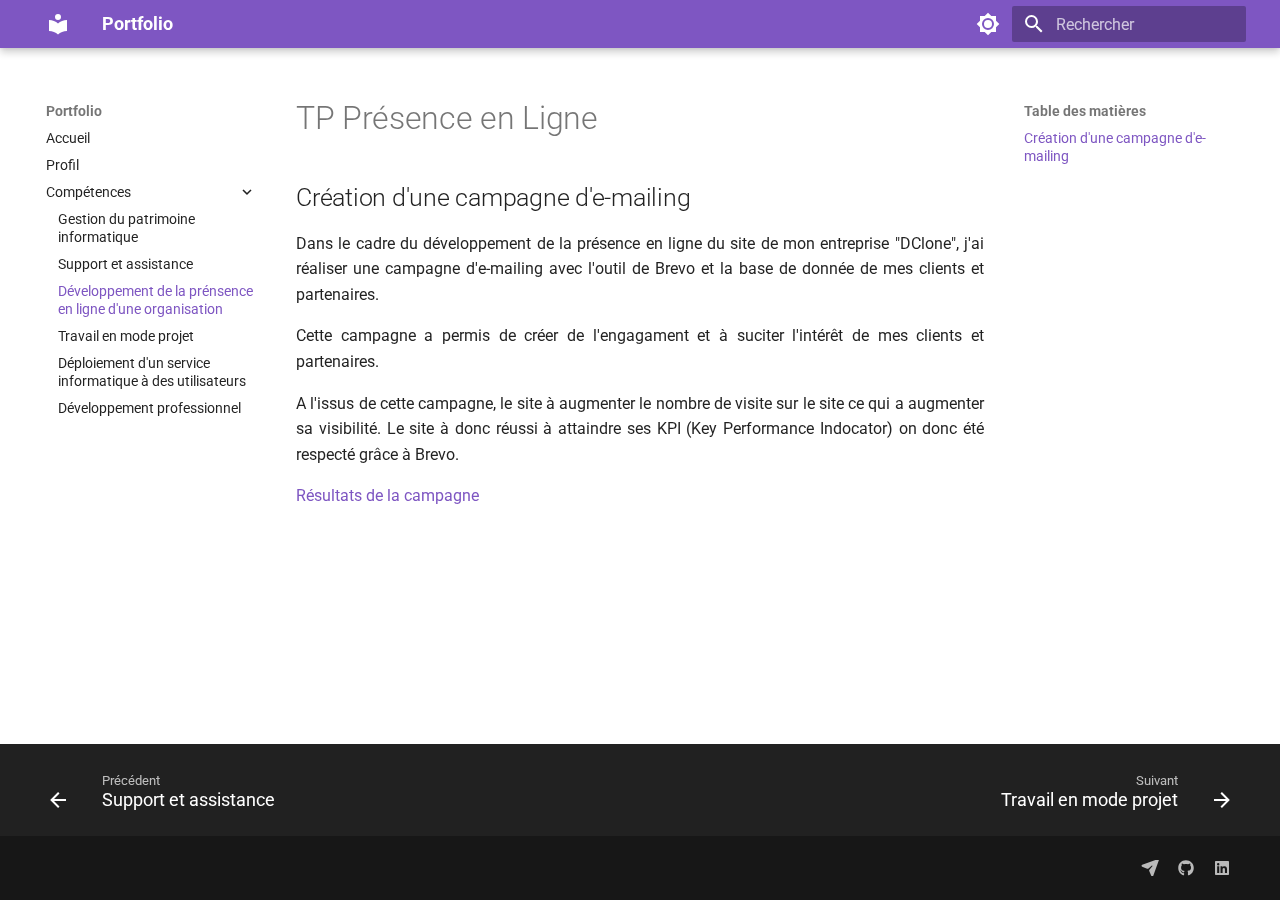
<file: competences/présence-en-ligne/index.html>
<!doctype html>
<html lang="fr" class="no-js">
  <head>
    
      <meta charset="utf-8">
      <meta name="viewport" content="width=device-width,initial-scale=1">
      
      
      
      
        <link rel="prev" href="../support-assistance/">
      
      
        <link rel="next" href="../travail-mode-projet/">
      
      
      <link rel="icon" href="../../assets/images/favicon.png">
      <meta name="generator" content="mkdocs-1.6.1, mkdocs-material-9.6.18">
    
    
      
        <title>Développement de la prénsence en ligne d'une organisation - Portfolio</title>
      
    
    
      <link rel="stylesheet" href="../../assets/stylesheets/main.7e37652d.min.css">
      
        
        <link rel="stylesheet" href="../../assets/stylesheets/palette.06af60db.min.css">
      
      


    
    
      
    
    
      
        
        
        <link rel="preconnect" href="https://fonts.gstatic.com" crossorigin>
        <link rel="stylesheet" href="https://fonts.googleapis.com/css?family=Roboto:300,300i,400,400i,700,700i%7CRoboto+Mono:400,400i,700,700i&display=fallback">
        <style>:root{--md-text-font:"Roboto";--md-code-font:"Roboto Mono"}</style>
      
    
    
      <link rel="stylesheet" href="../../css/custom.css">
    
    <script>__md_scope=new URL("../..",location),__md_hash=e=>[...e].reduce(((e,_)=>(e<<5)-e+_.charCodeAt(0)),0),__md_get=(e,_=localStorage,t=__md_scope)=>JSON.parse(_.getItem(t.pathname+"."+e)),__md_set=(e,_,t=localStorage,a=__md_scope)=>{try{t.setItem(a.pathname+"."+e,JSON.stringify(_))}catch(e){}}</script>
    
      

    
    
    
  </head>
  
  
    
    
      
    
    
    
    
    <body dir="ltr" data-md-color-scheme="default" data-md-color-primary="deep-purple" data-md-color-accent="purple">
  
    
    <input class="md-toggle" data-md-toggle="drawer" type="checkbox" id="__drawer" autocomplete="off">
    <input class="md-toggle" data-md-toggle="search" type="checkbox" id="__search" autocomplete="off">
    <label class="md-overlay" for="__drawer"></label>
    <div data-md-component="skip">
      
        
        <a href="#tp-presence-en-ligne" class="md-skip">
          Aller au contenu
        </a>
      
    </div>
    <div data-md-component="announce">
      
    </div>
    
    
      

  

<header class="md-header md-header--shadow" data-md-component="header">
  <nav class="md-header__inner md-grid" aria-label="En-tête">
    <a href="../.." title="Portfolio" class="md-header__button md-logo" aria-label="Portfolio" data-md-component="logo">
      
  
  <svg xmlns="http://www.w3.org/2000/svg" viewBox="0 0 24 24"><path d="M12 8a3 3 0 0 0 3-3 3 3 0 0 0-3-3 3 3 0 0 0-3 3 3 3 0 0 0 3 3m0 3.54C9.64 9.35 6.5 8 3 8v11c3.5 0 6.64 1.35 9 3.54 2.36-2.19 5.5-3.54 9-3.54V8c-3.5 0-6.64 1.35-9 3.54"/></svg>

    </a>
    <label class="md-header__button md-icon" for="__drawer">
      
      <svg xmlns="http://www.w3.org/2000/svg" viewBox="0 0 24 24"><path d="M3 6h18v2H3zm0 5h18v2H3zm0 5h18v2H3z"/></svg>
    </label>
    <div class="md-header__title" data-md-component="header-title">
      <div class="md-header__ellipsis">
        <div class="md-header__topic">
          <span class="md-ellipsis">
            Portfolio
          </span>
        </div>
        <div class="md-header__topic" data-md-component="header-topic">
          <span class="md-ellipsis">
            
              Développement de la prénsence en ligne d'une organisation
            
          </span>
        </div>
      </div>
    </div>
    
      
        <form class="md-header__option" data-md-component="palette">
  
    
    
    
    <input class="md-option" data-md-color-media="" data-md-color-scheme="default" data-md-color-primary="deep-purple" data-md-color-accent="purple"  aria-label="Switch to dark mode"  type="radio" name="__palette" id="__palette_0">
    
      <label class="md-header__button md-icon" title="Switch to dark mode" for="__palette_1" hidden>
        <svg xmlns="http://www.w3.org/2000/svg" viewBox="0 0 24 24"><path d="M12 8a4 4 0 0 0-4 4 4 4 0 0 0 4 4 4 4 0 0 0 4-4 4 4 0 0 0-4-4m0 10a6 6 0 0 1-6-6 6 6 0 0 1 6-6 6 6 0 0 1 6 6 6 6 0 0 1-6 6m8-9.31V4h-4.69L12 .69 8.69 4H4v4.69L.69 12 4 15.31V20h4.69L12 23.31 15.31 20H20v-4.69L23.31 12z"/></svg>
      </label>
    
  
    
    
    
    <input class="md-option" data-md-color-media="" data-md-color-scheme="slate" data-md-color-primary="deep-purple" data-md-color-accent="purple"  aria-label="Switch to light mode"  type="radio" name="__palette" id="__palette_1">
    
      <label class="md-header__button md-icon" title="Switch to light mode" for="__palette_0" hidden>
        <svg xmlns="http://www.w3.org/2000/svg" viewBox="0 0 24 24"><path d="M12 18c-.89 0-1.74-.2-2.5-.55C11.56 16.5 13 14.42 13 12s-1.44-4.5-3.5-5.45C10.26 6.2 11.11 6 12 6a6 6 0 0 1 6 6 6 6 0 0 1-6 6m8-9.31V4h-4.69L12 .69 8.69 4H4v4.69L.69 12 4 15.31V20h4.69L12 23.31 15.31 20H20v-4.69L23.31 12z"/></svg>
      </label>
    
  
</form>
      
    
    
      <script>var palette=__md_get("__palette");if(palette&&palette.color){if("(prefers-color-scheme)"===palette.color.media){var media=matchMedia("(prefers-color-scheme: light)"),input=document.querySelector(media.matches?"[data-md-color-media='(prefers-color-scheme: light)']":"[data-md-color-media='(prefers-color-scheme: dark)']");palette.color.media=input.getAttribute("data-md-color-media"),palette.color.scheme=input.getAttribute("data-md-color-scheme"),palette.color.primary=input.getAttribute("data-md-color-primary"),palette.color.accent=input.getAttribute("data-md-color-accent")}for(var[key,value]of Object.entries(palette.color))document.body.setAttribute("data-md-color-"+key,value)}</script>
    
    
    
      
      
        <label class="md-header__button md-icon" for="__search">
          
          <svg xmlns="http://www.w3.org/2000/svg" viewBox="0 0 24 24"><path d="M9.5 3A6.5 6.5 0 0 1 16 9.5c0 1.61-.59 3.09-1.56 4.23l.27.27h.79l5 5-1.5 1.5-5-5v-.79l-.27-.27A6.52 6.52 0 0 1 9.5 16 6.5 6.5 0 0 1 3 9.5 6.5 6.5 0 0 1 9.5 3m0 2C7 5 5 7 5 9.5S7 14 9.5 14 14 12 14 9.5 12 5 9.5 5"/></svg>
        </label>
        <div class="md-search" data-md-component="search" role="dialog">
  <label class="md-search__overlay" for="__search"></label>
  <div class="md-search__inner" role="search">
    <form class="md-search__form" name="search">
      <input type="text" class="md-search__input" name="query" aria-label="Rechercher" placeholder="Rechercher" autocapitalize="off" autocorrect="off" autocomplete="off" spellcheck="false" data-md-component="search-query" required>
      <label class="md-search__icon md-icon" for="__search">
        
        <svg xmlns="http://www.w3.org/2000/svg" viewBox="0 0 24 24"><path d="M9.5 3A6.5 6.5 0 0 1 16 9.5c0 1.61-.59 3.09-1.56 4.23l.27.27h.79l5 5-1.5 1.5-5-5v-.79l-.27-.27A6.52 6.52 0 0 1 9.5 16 6.5 6.5 0 0 1 3 9.5 6.5 6.5 0 0 1 9.5 3m0 2C7 5 5 7 5 9.5S7 14 9.5 14 14 12 14 9.5 12 5 9.5 5"/></svg>
        
        <svg xmlns="http://www.w3.org/2000/svg" viewBox="0 0 24 24"><path d="M20 11v2H8l5.5 5.5-1.42 1.42L4.16 12l7.92-7.92L13.5 5.5 8 11z"/></svg>
      </label>
      <nav class="md-search__options" aria-label="Recherche">
        
        <button type="reset" class="md-search__icon md-icon" title="Effacer" aria-label="Effacer" tabindex="-1">
          
          <svg xmlns="http://www.w3.org/2000/svg" viewBox="0 0 24 24"><path d="M19 6.41 17.59 5 12 10.59 6.41 5 5 6.41 10.59 12 5 17.59 6.41 19 12 13.41 17.59 19 19 17.59 13.41 12z"/></svg>
        </button>
      </nav>
      
    </form>
    <div class="md-search__output">
      <div class="md-search__scrollwrap" tabindex="0" data-md-scrollfix>
        <div class="md-search-result" data-md-component="search-result">
          <div class="md-search-result__meta">
            Initialisation de la recherche
          </div>
          <ol class="md-search-result__list" role="presentation"></ol>
        </div>
      </div>
    </div>
  </div>
</div>
      
    
    
  </nav>
  
</header>
    
    <div class="md-container" data-md-component="container">
      
      
        
          
        
      
      <main class="md-main" data-md-component="main">
        <div class="md-main__inner md-grid">
          
            
              
              <div class="md-sidebar md-sidebar--primary" data-md-component="sidebar" data-md-type="navigation" >
                <div class="md-sidebar__scrollwrap">
                  <div class="md-sidebar__inner">
                    



<nav class="md-nav md-nav--primary" aria-label="Navigation" data-md-level="0">
  <label class="md-nav__title" for="__drawer">
    <a href="../.." title="Portfolio" class="md-nav__button md-logo" aria-label="Portfolio" data-md-component="logo">
      
  
  <svg xmlns="http://www.w3.org/2000/svg" viewBox="0 0 24 24"><path d="M12 8a3 3 0 0 0 3-3 3 3 0 0 0-3-3 3 3 0 0 0-3 3 3 3 0 0 0 3 3m0 3.54C9.64 9.35 6.5 8 3 8v11c3.5 0 6.64 1.35 9 3.54 2.36-2.19 5.5-3.54 9-3.54V8c-3.5 0-6.64 1.35-9 3.54"/></svg>

    </a>
    Portfolio
  </label>
  
  <ul class="md-nav__list" data-md-scrollfix>
    
      
      
  
  
  
  
    <li class="md-nav__item">
      <a href="../.." class="md-nav__link">
        
  
  
  <span class="md-ellipsis">
    Accueil
    
  </span>
  

      </a>
    </li>
  

    
      
      
  
  
  
  
    <li class="md-nav__item">
      <a href="../../profil/" class="md-nav__link">
        
  
  
  <span class="md-ellipsis">
    Profil
    
  </span>
  

      </a>
    </li>
  

    
      
      
  
  
    
  
  
  
    
    
    
    
    
    <li class="md-nav__item md-nav__item--active md-nav__item--nested">
      
        
        
        <input class="md-nav__toggle md-toggle " type="checkbox" id="__nav_3" checked>
        
          
          <label class="md-nav__link" for="__nav_3" id="__nav_3_label" tabindex="0">
            
  
  
  <span class="md-ellipsis">
    Compétences
    
  </span>
  

            <span class="md-nav__icon md-icon"></span>
          </label>
        
        <nav class="md-nav" data-md-level="1" aria-labelledby="__nav_3_label" aria-expanded="true">
          <label class="md-nav__title" for="__nav_3">
            <span class="md-nav__icon md-icon"></span>
            Compétences
          </label>
          <ul class="md-nav__list" data-md-scrollfix>
            
              
                
  
  
  
  
    <li class="md-nav__item">
      <a href="../patrimoine-informatique/" class="md-nav__link">
        
  
  
  <span class="md-ellipsis">
    Gestion du patrimoine informatique
    
  </span>
  

      </a>
    </li>
  

              
            
              
                
  
  
  
  
    <li class="md-nav__item">
      <a href="../support-assistance/" class="md-nav__link">
        
  
  
  <span class="md-ellipsis">
    Support et assistance
    
  </span>
  

      </a>
    </li>
  

              
            
              
                
  
  
    
  
  
  
    <li class="md-nav__item md-nav__item--active">
      
      <input class="md-nav__toggle md-toggle" type="checkbox" id="__toc">
      
      
        
      
      
        <label class="md-nav__link md-nav__link--active" for="__toc">
          
  
  
  <span class="md-ellipsis">
    Développement de la prénsence en ligne d'une organisation
    
  </span>
  

          <span class="md-nav__icon md-icon"></span>
        </label>
      
      <a href="./" class="md-nav__link md-nav__link--active">
        
  
  
  <span class="md-ellipsis">
    Développement de la prénsence en ligne d'une organisation
    
  </span>
  

      </a>
      
        

<nav class="md-nav md-nav--secondary" aria-label="Table des matières">
  
  
  
    
  
  
    <label class="md-nav__title" for="__toc">
      <span class="md-nav__icon md-icon"></span>
      Table des matières
    </label>
    <ul class="md-nav__list" data-md-component="toc" data-md-scrollfix>
      
        <li class="md-nav__item">
  <a href="#creation-dune-campagne-de-mailing" class="md-nav__link">
    <span class="md-ellipsis">
      Création d'une campagne d'e-mailing
    </span>
  </a>
  
</li>
      
    </ul>
  
</nav>
      
    </li>
  

              
            
              
                
  
  
  
  
    <li class="md-nav__item">
      <a href="../travail-mode-projet/" class="md-nav__link">
        
  
  
  <span class="md-ellipsis">
    Travail en mode projet
    
  </span>
  

      </a>
    </li>
  

              
            
              
                
  
  
  
  
    <li class="md-nav__item">
      <a href="../d%C3%A9ploiement-service-info/" class="md-nav__link">
        
  
  
  <span class="md-ellipsis">
    Déploiement d'un service informatique à des utilisateurs
    
  </span>
  

      </a>
    </li>
  

              
            
              
                
  
  
  
  
    <li class="md-nav__item">
      <a href="../d%C3%A9veloppement-professionel/" class="md-nav__link">
        
  
  
  <span class="md-ellipsis">
    Développement professionnel
    
  </span>
  

      </a>
    </li>
  

              
            
          </ul>
        </nav>
      
    </li>
  

    
  </ul>
</nav>
                  </div>
                </div>
              </div>
            
            
              
              <div class="md-sidebar md-sidebar--secondary" data-md-component="sidebar" data-md-type="toc" >
                <div class="md-sidebar__scrollwrap">
                  <div class="md-sidebar__inner">
                    

<nav class="md-nav md-nav--secondary" aria-label="Table des matières">
  
  
  
    
  
  
    <label class="md-nav__title" for="__toc">
      <span class="md-nav__icon md-icon"></span>
      Table des matières
    </label>
    <ul class="md-nav__list" data-md-component="toc" data-md-scrollfix>
      
        <li class="md-nav__item">
  <a href="#creation-dune-campagne-de-mailing" class="md-nav__link">
    <span class="md-ellipsis">
      Création d'une campagne d'e-mailing
    </span>
  </a>
  
</li>
      
    </ul>
  
</nav>
                  </div>
                </div>
              </div>
            
          
          
            <div class="md-content" data-md-component="content">
              <article class="md-content__inner md-typeset">
                
                  



<h1 id="tp-presence-en-ligne">TP Présence en Ligne</h1>
<h2 id="creation-dune-campagne-de-mailing">Création d'une campagne d'e-mailing</h2>
<p>Dans le cadre du développement de la présence en ligne du site de mon entreprise "DClone", j'ai réaliser une campagne d'e-mailing avec l'outil de Brevo et la base de donnée de mes clients et partenaires.</p>
<p>Cette campagne a permis de créer de l'engagament et à suciter l'intérêt de mes clients et partenaires.</p>
<p>A l'issus de cette campagne, le site à augmenter le nombre de visite sur le site ce qui a augmenter sa visibilité. Le site à donc réussi à attaindre ses KPI (Key Performance Indocator) on donc été respecté grâce à Brevo.</p>
<p><a href="../assets/E-mailing.pdf">Résultats de la campagne</a></p>












                
              </article>
            </div>
          
          
<script>var target=document.getElementById(location.hash.slice(1));target&&target.name&&(target.checked=target.name.startsWith("__tabbed_"))</script>
        </div>
        
      </main>
      
        <footer class="md-footer">
  
    
      
      <nav class="md-footer__inner md-grid" aria-label="Pied de page" >
        
          
          <a href="../support-assistance/" class="md-footer__link md-footer__link--prev" aria-label="Précédent: Support et assistance">
            <div class="md-footer__button md-icon">
              
              <svg xmlns="http://www.w3.org/2000/svg" viewBox="0 0 24 24"><path d="M20 11v2H8l5.5 5.5-1.42 1.42L4.16 12l7.92-7.92L13.5 5.5 8 11z"/></svg>
            </div>
            <div class="md-footer__title">
              <span class="md-footer__direction">
                Précédent
              </span>
              <div class="md-ellipsis">
                Support et assistance
              </div>
            </div>
          </a>
        
        
          
          <a href="../travail-mode-projet/" class="md-footer__link md-footer__link--next" aria-label="Suivant: Travail en mode projet">
            <div class="md-footer__title">
              <span class="md-footer__direction">
                Suivant
              </span>
              <div class="md-ellipsis">
                Travail en mode projet
              </div>
            </div>
            <div class="md-footer__button md-icon">
              
              <svg xmlns="http://www.w3.org/2000/svg" viewBox="0 0 24 24"><path d="M4 11v2h12l-5.5 5.5 1.42 1.42L19.84 12l-7.92-7.92L10.5 5.5 16 11z"/></svg>
            </div>
          </a>
        
      </nav>
    
  
  <div class="md-footer-meta md-typeset">
    <div class="md-footer-meta__inner md-grid">
      <div class="md-copyright">
  
  
</div>
      
        
<div class="md-social">
  
    
    
    
    
    <a href="mailto:<arthur.richert.villain@gmail.com>" target="_blank" rel="noopener" title="" class="md-social__link">
      <svg xmlns="http://www.w3.org/2000/svg" viewBox="0 0 576 512"><!--! Font Awesome Free 7.0.0 by @fontawesome - https://fontawesome.com License - https://fontawesome.com/license/free (Icons: CC BY 4.0, Fonts: SIL OFL 1.1, Code: MIT License) Copyright 2025 Fonticons, Inc.--><path fill="currentColor" d="M536.4-26.3c9.8-3.5 20.6-1 28 6.3s9.8 18.2 6.3 28l-178 496.9c-5 13.9-18.1 23.1-32.8 23.1-14.2 0-27-8.6-32.3-21.7l-64.2-158c-4.5-11-2.5-23.6 5.2-32.6l94.5-112.4c5.1-6.1 4.7-15-.9-20.6s-14.6-6-20.6-.9l-112.4 94.3c-9.1 7.6-21.6 9.6-32.6 5.2L38.1 216.8c-13.1-5.3-21.7-18.1-21.7-32.3 0-14.7 9.2-27.8 23.1-32.8z"/></svg>
    </a>
  
    
    
    
    
      
      
    
    <a href="https://github.com/saulevant" target="_blank" rel="noopener" title="github.com" class="md-social__link">
      <svg xmlns="http://www.w3.org/2000/svg" viewBox="0 0 512 512"><!--! Font Awesome Free 7.0.0 by @fontawesome - https://fontawesome.com License - https://fontawesome.com/license/free (Icons: CC BY 4.0, Fonts: SIL OFL 1.1, Code: MIT License) Copyright 2025 Fonticons, Inc.--><path fill="currentColor" d="M173.9 397.4c0 2-2.3 3.6-5.2 3.6-3.3.3-5.6-1.3-5.6-3.6 0-2 2.3-3.6 5.2-3.6 3-.3 5.6 1.3 5.6 3.6m-31.1-4.5c-.7 2 1.3 4.3 4.3 4.9 2.6 1 5.6 0 6.2-2s-1.3-4.3-4.3-5.2c-2.6-.7-5.5.3-6.2 2.3m44.2-1.7c-2.9.7-4.9 2.6-4.6 4.9.3 2 2.9 3.3 5.9 2.6 2.9-.7 4.9-2.6 4.6-4.6-.3-1.9-3-3.2-5.9-2.9M252.8 8C114.1 8 8 113.3 8 252c0 110.9 69.8 205.8 169.5 239.2 12.8 2.3 17.3-5.6 17.3-12.1 0-6.2-.3-40.4-.3-61.4 0 0-70 15-84.7-29.8 0 0-11.4-29.1-27.8-36.6 0 0-22.9-15.7 1.6-15.4 0 0 24.9 2 38.6 25.8 21.9 38.6 58.6 27.5 72.9 20.9 2.3-16 8.8-27.1 16-33.7-55.9-6.2-112.3-14.3-112.3-110.5 0-27.5 7.6-41.3 23.6-58.9-2.6-6.5-11.1-33.3 2.6-67.9 20.9-6.5 69 27 69 27 20-5.6 41.5-8.5 62.8-8.5s42.8 2.9 62.8 8.5c0 0 48.1-33.6 69-27 13.7 34.7 5.2 61.4 2.6 67.9 16 17.7 25.8 31.5 25.8 58.9 0 96.5-58.9 104.2-114.8 110.5 9.2 7.9 17 22.9 17 46.4 0 33.7-.3 75.4-.3 83.6 0 6.5 4.6 14.4 17.3 12.1C436.2 457.8 504 362.9 504 252 504 113.3 391.5 8 252.8 8M105.2 352.9c-1.3 1-1 3.3.7 5.2 1.6 1.6 3.9 2.3 5.2 1 1.3-1 1-3.3-.7-5.2-1.6-1.6-3.9-2.3-5.2-1m-10.8-8.1c-.7 1.3.3 2.9 2.3 3.9 1.6 1 3.6.7 4.3-.7.7-1.3-.3-2.9-2.3-3.9-2-.6-3.6-.3-4.3.7m32.4 35.6c-1.6 1.3-1 4.3 1.3 6.2 2.3 2.3 5.2 2.6 6.5 1 1.3-1.3.7-4.3-1.3-6.2-2.2-2.3-5.2-2.6-6.5-1m-11.4-14.7c-1.6 1-1.6 3.6 0 5.9s4.3 3.3 5.6 2.3c1.6-1.3 1.6-3.9 0-6.2-1.4-2.3-4-3.3-5.6-2"/></svg>
    </a>
  
    
    
    
    
      
      
    
    <a href="https://fr.linkedin.com/in/arthur-richert-villain-a87312346" target="_blank" rel="noopener" title="fr.linkedin.com" class="md-social__link">
      <svg xmlns="http://www.w3.org/2000/svg" viewBox="0 0 448 512"><!--! Font Awesome Free 7.0.0 by @fontawesome - https://fontawesome.com License - https://fontawesome.com/license/free (Icons: CC BY 4.0, Fonts: SIL OFL 1.1, Code: MIT License) Copyright 2025 Fonticons, Inc.--><path fill="currentColor" d="M416 32H31.9C14.3 32 0 46.5 0 64.3v383.4C0 465.5 14.3 480 31.9 480H416c17.6 0 32-14.5 32-32.3V64.3c0-17.8-14.4-32.3-32-32.3M135.4 416H69V202.2h66.5V416zM102.2 96a38.5 38.5 0 1 1 0 77 38.5 38.5 0 1 1 0-77m282.1 320h-66.4V312c0-24.8-.5-56.7-34.5-56.7-34.6 0-39.9 27-39.9 54.9V416h-66.4V202.2h63.7v29.2h.9c8.9-16.8 30.6-34.5 62.9-34.5 67.2 0 79.7 44.3 79.7 101.9z"/></svg>
    </a>
  
</div>
      
    </div>
  </div>
</footer>
      
    </div>
    <div class="md-dialog" data-md-component="dialog">
      <div class="md-dialog__inner md-typeset"></div>
    </div>
    
    
    
      
      <script id="__config" type="application/json">{"base": "../..", "features": ["navigation.footer"], "search": "../../assets/javascripts/workers/search.973d3a69.min.js", "tags": null, "translations": {"clipboard.copied": "Copi\u00e9 dans le presse-papier", "clipboard.copy": "Copier dans le presse-papier", "search.result.more.one": "1 de plus sur cette page", "search.result.more.other": "# de plus sur cette page", "search.result.none": "Aucun document trouv\u00e9", "search.result.one": "1 document trouv\u00e9", "search.result.other": "# documents trouv\u00e9s", "search.result.placeholder": "Taper pour d\u00e9marrer la recherche", "search.result.term.missing": "Non trouv\u00e9", "select.version": "S\u00e9lectionner la version"}, "version": null}</script>
    
    
      <script src="../../assets/javascripts/bundle.92b07e13.min.js"></script>
      
    
  </body>
</html>
</file>
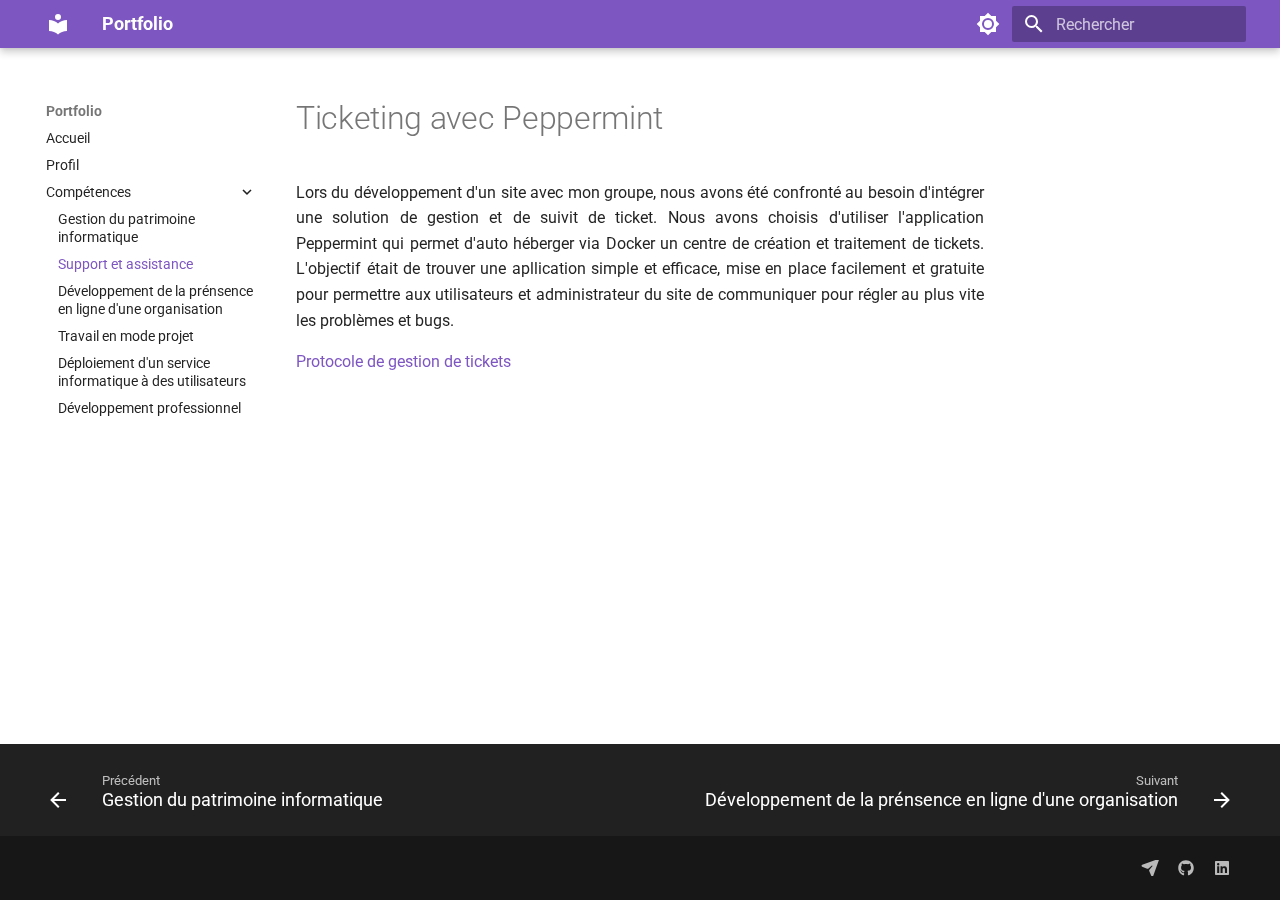
<file: competences/support-assistance/index.html>
<!doctype html>
<html lang="fr" class="no-js">
  <head>
    
      <meta charset="utf-8">
      <meta name="viewport" content="width=device-width,initial-scale=1">
      
      
      
      
        <link rel="prev" href="../patrimoine-informatique/">
      
      
        <link rel="next" href="../pr%C3%A9sence-en-ligne/">
      
      
      <link rel="icon" href="../../assets/images/favicon.png">
      <meta name="generator" content="mkdocs-1.6.1, mkdocs-material-9.6.18">
    
    
      
        <title>Support et assistance - Portfolio</title>
      
    
    
      <link rel="stylesheet" href="../../assets/stylesheets/main.7e37652d.min.css">
      
        
        <link rel="stylesheet" href="../../assets/stylesheets/palette.06af60db.min.css">
      
      


    
    
      
    
    
      
        
        
        <link rel="preconnect" href="https://fonts.gstatic.com" crossorigin>
        <link rel="stylesheet" href="https://fonts.googleapis.com/css?family=Roboto:300,300i,400,400i,700,700i%7CRoboto+Mono:400,400i,700,700i&display=fallback">
        <style>:root{--md-text-font:"Roboto";--md-code-font:"Roboto Mono"}</style>
      
    
    
      <link rel="stylesheet" href="../../css/custom.css">
    
    <script>__md_scope=new URL("../..",location),__md_hash=e=>[...e].reduce(((e,_)=>(e<<5)-e+_.charCodeAt(0)),0),__md_get=(e,_=localStorage,t=__md_scope)=>JSON.parse(_.getItem(t.pathname+"."+e)),__md_set=(e,_,t=localStorage,a=__md_scope)=>{try{t.setItem(a.pathname+"."+e,JSON.stringify(_))}catch(e){}}</script>
    
      

    
    
    
  </head>
  
  
    
    
      
    
    
    
    
    <body dir="ltr" data-md-color-scheme="default" data-md-color-primary="deep-purple" data-md-color-accent="purple">
  
    
    <input class="md-toggle" data-md-toggle="drawer" type="checkbox" id="__drawer" autocomplete="off">
    <input class="md-toggle" data-md-toggle="search" type="checkbox" id="__search" autocomplete="off">
    <label class="md-overlay" for="__drawer"></label>
    <div data-md-component="skip">
      
        
        <a href="#ticketing-avec-peppermint" class="md-skip">
          Aller au contenu
        </a>
      
    </div>
    <div data-md-component="announce">
      
    </div>
    
    
      

  

<header class="md-header md-header--shadow" data-md-component="header">
  <nav class="md-header__inner md-grid" aria-label="En-tête">
    <a href="../.." title="Portfolio" class="md-header__button md-logo" aria-label="Portfolio" data-md-component="logo">
      
  
  <svg xmlns="http://www.w3.org/2000/svg" viewBox="0 0 24 24"><path d="M12 8a3 3 0 0 0 3-3 3 3 0 0 0-3-3 3 3 0 0 0-3 3 3 3 0 0 0 3 3m0 3.54C9.64 9.35 6.5 8 3 8v11c3.5 0 6.64 1.35 9 3.54 2.36-2.19 5.5-3.54 9-3.54V8c-3.5 0-6.64 1.35-9 3.54"/></svg>

    </a>
    <label class="md-header__button md-icon" for="__drawer">
      
      <svg xmlns="http://www.w3.org/2000/svg" viewBox="0 0 24 24"><path d="M3 6h18v2H3zm0 5h18v2H3zm0 5h18v2H3z"/></svg>
    </label>
    <div class="md-header__title" data-md-component="header-title">
      <div class="md-header__ellipsis">
        <div class="md-header__topic">
          <span class="md-ellipsis">
            Portfolio
          </span>
        </div>
        <div class="md-header__topic" data-md-component="header-topic">
          <span class="md-ellipsis">
            
              Support et assistance
            
          </span>
        </div>
      </div>
    </div>
    
      
        <form class="md-header__option" data-md-component="palette">
  
    
    
    
    <input class="md-option" data-md-color-media="" data-md-color-scheme="default" data-md-color-primary="deep-purple" data-md-color-accent="purple"  aria-label="Switch to dark mode"  type="radio" name="__palette" id="__palette_0">
    
      <label class="md-header__button md-icon" title="Switch to dark mode" for="__palette_1" hidden>
        <svg xmlns="http://www.w3.org/2000/svg" viewBox="0 0 24 24"><path d="M12 8a4 4 0 0 0-4 4 4 4 0 0 0 4 4 4 4 0 0 0 4-4 4 4 0 0 0-4-4m0 10a6 6 0 0 1-6-6 6 6 0 0 1 6-6 6 6 0 0 1 6 6 6 6 0 0 1-6 6m8-9.31V4h-4.69L12 .69 8.69 4H4v4.69L.69 12 4 15.31V20h4.69L12 23.31 15.31 20H20v-4.69L23.31 12z"/></svg>
      </label>
    
  
    
    
    
    <input class="md-option" data-md-color-media="" data-md-color-scheme="slate" data-md-color-primary="deep-purple" data-md-color-accent="purple"  aria-label="Switch to light mode"  type="radio" name="__palette" id="__palette_1">
    
      <label class="md-header__button md-icon" title="Switch to light mode" for="__palette_0" hidden>
        <svg xmlns="http://www.w3.org/2000/svg" viewBox="0 0 24 24"><path d="M12 18c-.89 0-1.74-.2-2.5-.55C11.56 16.5 13 14.42 13 12s-1.44-4.5-3.5-5.45C10.26 6.2 11.11 6 12 6a6 6 0 0 1 6 6 6 6 0 0 1-6 6m8-9.31V4h-4.69L12 .69 8.69 4H4v4.69L.69 12 4 15.31V20h4.69L12 23.31 15.31 20H20v-4.69L23.31 12z"/></svg>
      </label>
    
  
</form>
      
    
    
      <script>var palette=__md_get("__palette");if(palette&&palette.color){if("(prefers-color-scheme)"===palette.color.media){var media=matchMedia("(prefers-color-scheme: light)"),input=document.querySelector(media.matches?"[data-md-color-media='(prefers-color-scheme: light)']":"[data-md-color-media='(prefers-color-scheme: dark)']");palette.color.media=input.getAttribute("data-md-color-media"),palette.color.scheme=input.getAttribute("data-md-color-scheme"),palette.color.primary=input.getAttribute("data-md-color-primary"),palette.color.accent=input.getAttribute("data-md-color-accent")}for(var[key,value]of Object.entries(palette.color))document.body.setAttribute("data-md-color-"+key,value)}</script>
    
    
    
      
      
        <label class="md-header__button md-icon" for="__search">
          
          <svg xmlns="http://www.w3.org/2000/svg" viewBox="0 0 24 24"><path d="M9.5 3A6.5 6.5 0 0 1 16 9.5c0 1.61-.59 3.09-1.56 4.23l.27.27h.79l5 5-1.5 1.5-5-5v-.79l-.27-.27A6.52 6.52 0 0 1 9.5 16 6.5 6.5 0 0 1 3 9.5 6.5 6.5 0 0 1 9.5 3m0 2C7 5 5 7 5 9.5S7 14 9.5 14 14 12 14 9.5 12 5 9.5 5"/></svg>
        </label>
        <div class="md-search" data-md-component="search" role="dialog">
  <label class="md-search__overlay" for="__search"></label>
  <div class="md-search__inner" role="search">
    <form class="md-search__form" name="search">
      <input type="text" class="md-search__input" name="query" aria-label="Rechercher" placeholder="Rechercher" autocapitalize="off" autocorrect="off" autocomplete="off" spellcheck="false" data-md-component="search-query" required>
      <label class="md-search__icon md-icon" for="__search">
        
        <svg xmlns="http://www.w3.org/2000/svg" viewBox="0 0 24 24"><path d="M9.5 3A6.5 6.5 0 0 1 16 9.5c0 1.61-.59 3.09-1.56 4.23l.27.27h.79l5 5-1.5 1.5-5-5v-.79l-.27-.27A6.52 6.52 0 0 1 9.5 16 6.5 6.5 0 0 1 3 9.5 6.5 6.5 0 0 1 9.5 3m0 2C7 5 5 7 5 9.5S7 14 9.5 14 14 12 14 9.5 12 5 9.5 5"/></svg>
        
        <svg xmlns="http://www.w3.org/2000/svg" viewBox="0 0 24 24"><path d="M20 11v2H8l5.5 5.5-1.42 1.42L4.16 12l7.92-7.92L13.5 5.5 8 11z"/></svg>
      </label>
      <nav class="md-search__options" aria-label="Recherche">
        
        <button type="reset" class="md-search__icon md-icon" title="Effacer" aria-label="Effacer" tabindex="-1">
          
          <svg xmlns="http://www.w3.org/2000/svg" viewBox="0 0 24 24"><path d="M19 6.41 17.59 5 12 10.59 6.41 5 5 6.41 10.59 12 5 17.59 6.41 19 12 13.41 17.59 19 19 17.59 13.41 12z"/></svg>
        </button>
      </nav>
      
    </form>
    <div class="md-search__output">
      <div class="md-search__scrollwrap" tabindex="0" data-md-scrollfix>
        <div class="md-search-result" data-md-component="search-result">
          <div class="md-search-result__meta">
            Initialisation de la recherche
          </div>
          <ol class="md-search-result__list" role="presentation"></ol>
        </div>
      </div>
    </div>
  </div>
</div>
      
    
    
  </nav>
  
</header>
    
    <div class="md-container" data-md-component="container">
      
      
        
          
        
      
      <main class="md-main" data-md-component="main">
        <div class="md-main__inner md-grid">
          
            
              
              <div class="md-sidebar md-sidebar--primary" data-md-component="sidebar" data-md-type="navigation" >
                <div class="md-sidebar__scrollwrap">
                  <div class="md-sidebar__inner">
                    



<nav class="md-nav md-nav--primary" aria-label="Navigation" data-md-level="0">
  <label class="md-nav__title" for="__drawer">
    <a href="../.." title="Portfolio" class="md-nav__button md-logo" aria-label="Portfolio" data-md-component="logo">
      
  
  <svg xmlns="http://www.w3.org/2000/svg" viewBox="0 0 24 24"><path d="M12 8a3 3 0 0 0 3-3 3 3 0 0 0-3-3 3 3 0 0 0-3 3 3 3 0 0 0 3 3m0 3.54C9.64 9.35 6.5 8 3 8v11c3.5 0 6.64 1.35 9 3.54 2.36-2.19 5.5-3.54 9-3.54V8c-3.5 0-6.64 1.35-9 3.54"/></svg>

    </a>
    Portfolio
  </label>
  
  <ul class="md-nav__list" data-md-scrollfix>
    
      
      
  
  
  
  
    <li class="md-nav__item">
      <a href="../.." class="md-nav__link">
        
  
  
  <span class="md-ellipsis">
    Accueil
    
  </span>
  

      </a>
    </li>
  

    
      
      
  
  
  
  
    <li class="md-nav__item">
      <a href="../../profil/" class="md-nav__link">
        
  
  
  <span class="md-ellipsis">
    Profil
    
  </span>
  

      </a>
    </li>
  

    
      
      
  
  
    
  
  
  
    
    
    
    
    
    <li class="md-nav__item md-nav__item--active md-nav__item--nested">
      
        
        
        <input class="md-nav__toggle md-toggle " type="checkbox" id="__nav_3" checked>
        
          
          <label class="md-nav__link" for="__nav_3" id="__nav_3_label" tabindex="0">
            
  
  
  <span class="md-ellipsis">
    Compétences
    
  </span>
  

            <span class="md-nav__icon md-icon"></span>
          </label>
        
        <nav class="md-nav" data-md-level="1" aria-labelledby="__nav_3_label" aria-expanded="true">
          <label class="md-nav__title" for="__nav_3">
            <span class="md-nav__icon md-icon"></span>
            Compétences
          </label>
          <ul class="md-nav__list" data-md-scrollfix>
            
              
                
  
  
  
  
    <li class="md-nav__item">
      <a href="../patrimoine-informatique/" class="md-nav__link">
        
  
  
  <span class="md-ellipsis">
    Gestion du patrimoine informatique
    
  </span>
  

      </a>
    </li>
  

              
            
              
                
  
  
    
  
  
  
    <li class="md-nav__item md-nav__item--active">
      
      <input class="md-nav__toggle md-toggle" type="checkbox" id="__toc">
      
      
        
      
      
      <a href="./" class="md-nav__link md-nav__link--active">
        
  
  
  <span class="md-ellipsis">
    Support et assistance
    
  </span>
  

      </a>
      
    </li>
  

              
            
              
                
  
  
  
  
    <li class="md-nav__item">
      <a href="../pr%C3%A9sence-en-ligne/" class="md-nav__link">
        
  
  
  <span class="md-ellipsis">
    Développement de la prénsence en ligne d'une organisation
    
  </span>
  

      </a>
    </li>
  

              
            
              
                
  
  
  
  
    <li class="md-nav__item">
      <a href="../travail-mode-projet/" class="md-nav__link">
        
  
  
  <span class="md-ellipsis">
    Travail en mode projet
    
  </span>
  

      </a>
    </li>
  

              
            
              
                
  
  
  
  
    <li class="md-nav__item">
      <a href="../d%C3%A9ploiement-service-info/" class="md-nav__link">
        
  
  
  <span class="md-ellipsis">
    Déploiement d'un service informatique à des utilisateurs
    
  </span>
  

      </a>
    </li>
  

              
            
              
                
  
  
  
  
    <li class="md-nav__item">
      <a href="../d%C3%A9veloppement-professionel/" class="md-nav__link">
        
  
  
  <span class="md-ellipsis">
    Développement professionnel
    
  </span>
  

      </a>
    </li>
  

              
            
          </ul>
        </nav>
      
    </li>
  

    
  </ul>
</nav>
                  </div>
                </div>
              </div>
            
            
              
              <div class="md-sidebar md-sidebar--secondary" data-md-component="sidebar" data-md-type="toc" >
                <div class="md-sidebar__scrollwrap">
                  <div class="md-sidebar__inner">
                    

<nav class="md-nav md-nav--secondary" aria-label="Table des matières">
  
  
  
    
  
  
</nav>
                  </div>
                </div>
              </div>
            
          
          
            <div class="md-content" data-md-component="content">
              <article class="md-content__inner md-typeset">
                
                  



<h1 id="ticketing-avec-peppermint">Ticketing avec Peppermint</h1>
<p>Lors du développement d'un site avec mon groupe, nous avons été confronté au besoin d'intégrer une solution de gestion et de suivit de ticket. Nous avons choisis d'utiliser l'application Peppermint qui permet d'auto héberger via Docker un centre de création et traitement de tickets. L'objectif était de trouver une apllication simple et efficace, mise en place facilement et gratuite pour permettre aux utilisateurs et administrateur du site de communiquer pour régler au plus vite les problèmes et bugs.</p>
<p><a href="../assets/Outil%20de%20gestion%20de%20ticket.pdf">Protocole de gestion de tickets</a></p>












                
              </article>
            </div>
          
          
<script>var target=document.getElementById(location.hash.slice(1));target&&target.name&&(target.checked=target.name.startsWith("__tabbed_"))</script>
        </div>
        
      </main>
      
        <footer class="md-footer">
  
    
      
      <nav class="md-footer__inner md-grid" aria-label="Pied de page" >
        
          
          <a href="../patrimoine-informatique/" class="md-footer__link md-footer__link--prev" aria-label="Précédent: Gestion du patrimoine informatique">
            <div class="md-footer__button md-icon">
              
              <svg xmlns="http://www.w3.org/2000/svg" viewBox="0 0 24 24"><path d="M20 11v2H8l5.5 5.5-1.42 1.42L4.16 12l7.92-7.92L13.5 5.5 8 11z"/></svg>
            </div>
            <div class="md-footer__title">
              <span class="md-footer__direction">
                Précédent
              </span>
              <div class="md-ellipsis">
                Gestion du patrimoine informatique
              </div>
            </div>
          </a>
        
        
          
          <a href="../pr%C3%A9sence-en-ligne/" class="md-footer__link md-footer__link--next" aria-label="Suivant: Développement de la prénsence en ligne d&#39;une organisation">
            <div class="md-footer__title">
              <span class="md-footer__direction">
                Suivant
              </span>
              <div class="md-ellipsis">
                Développement de la prénsence en ligne d'une organisation
              </div>
            </div>
            <div class="md-footer__button md-icon">
              
              <svg xmlns="http://www.w3.org/2000/svg" viewBox="0 0 24 24"><path d="M4 11v2h12l-5.5 5.5 1.42 1.42L19.84 12l-7.92-7.92L10.5 5.5 16 11z"/></svg>
            </div>
          </a>
        
      </nav>
    
  
  <div class="md-footer-meta md-typeset">
    <div class="md-footer-meta__inner md-grid">
      <div class="md-copyright">
  
  
</div>
      
        
<div class="md-social">
  
    
    
    
    
    <a href="mailto:<arthur.richert.villain@gmail.com>" target="_blank" rel="noopener" title="" class="md-social__link">
      <svg xmlns="http://www.w3.org/2000/svg" viewBox="0 0 576 512"><!--! Font Awesome Free 7.0.0 by @fontawesome - https://fontawesome.com License - https://fontawesome.com/license/free (Icons: CC BY 4.0, Fonts: SIL OFL 1.1, Code: MIT License) Copyright 2025 Fonticons, Inc.--><path fill="currentColor" d="M536.4-26.3c9.8-3.5 20.6-1 28 6.3s9.8 18.2 6.3 28l-178 496.9c-5 13.9-18.1 23.1-32.8 23.1-14.2 0-27-8.6-32.3-21.7l-64.2-158c-4.5-11-2.5-23.6 5.2-32.6l94.5-112.4c5.1-6.1 4.7-15-.9-20.6s-14.6-6-20.6-.9l-112.4 94.3c-9.1 7.6-21.6 9.6-32.6 5.2L38.1 216.8c-13.1-5.3-21.7-18.1-21.7-32.3 0-14.7 9.2-27.8 23.1-32.8z"/></svg>
    </a>
  
    
    
    
    
      
      
    
    <a href="https://github.com/saulevant" target="_blank" rel="noopener" title="github.com" class="md-social__link">
      <svg xmlns="http://www.w3.org/2000/svg" viewBox="0 0 512 512"><!--! Font Awesome Free 7.0.0 by @fontawesome - https://fontawesome.com License - https://fontawesome.com/license/free (Icons: CC BY 4.0, Fonts: SIL OFL 1.1, Code: MIT License) Copyright 2025 Fonticons, Inc.--><path fill="currentColor" d="M173.9 397.4c0 2-2.3 3.6-5.2 3.6-3.3.3-5.6-1.3-5.6-3.6 0-2 2.3-3.6 5.2-3.6 3-.3 5.6 1.3 5.6 3.6m-31.1-4.5c-.7 2 1.3 4.3 4.3 4.9 2.6 1 5.6 0 6.2-2s-1.3-4.3-4.3-5.2c-2.6-.7-5.5.3-6.2 2.3m44.2-1.7c-2.9.7-4.9 2.6-4.6 4.9.3 2 2.9 3.3 5.9 2.6 2.9-.7 4.9-2.6 4.6-4.6-.3-1.9-3-3.2-5.9-2.9M252.8 8C114.1 8 8 113.3 8 252c0 110.9 69.8 205.8 169.5 239.2 12.8 2.3 17.3-5.6 17.3-12.1 0-6.2-.3-40.4-.3-61.4 0 0-70 15-84.7-29.8 0 0-11.4-29.1-27.8-36.6 0 0-22.9-15.7 1.6-15.4 0 0 24.9 2 38.6 25.8 21.9 38.6 58.6 27.5 72.9 20.9 2.3-16 8.8-27.1 16-33.7-55.9-6.2-112.3-14.3-112.3-110.5 0-27.5 7.6-41.3 23.6-58.9-2.6-6.5-11.1-33.3 2.6-67.9 20.9-6.5 69 27 69 27 20-5.6 41.5-8.5 62.8-8.5s42.8 2.9 62.8 8.5c0 0 48.1-33.6 69-27 13.7 34.7 5.2 61.4 2.6 67.9 16 17.7 25.8 31.5 25.8 58.9 0 96.5-58.9 104.2-114.8 110.5 9.2 7.9 17 22.9 17 46.4 0 33.7-.3 75.4-.3 83.6 0 6.5 4.6 14.4 17.3 12.1C436.2 457.8 504 362.9 504 252 504 113.3 391.5 8 252.8 8M105.2 352.9c-1.3 1-1 3.3.7 5.2 1.6 1.6 3.9 2.3 5.2 1 1.3-1 1-3.3-.7-5.2-1.6-1.6-3.9-2.3-5.2-1m-10.8-8.1c-.7 1.3.3 2.9 2.3 3.9 1.6 1 3.6.7 4.3-.7.7-1.3-.3-2.9-2.3-3.9-2-.6-3.6-.3-4.3.7m32.4 35.6c-1.6 1.3-1 4.3 1.3 6.2 2.3 2.3 5.2 2.6 6.5 1 1.3-1.3.7-4.3-1.3-6.2-2.2-2.3-5.2-2.6-6.5-1m-11.4-14.7c-1.6 1-1.6 3.6 0 5.9s4.3 3.3 5.6 2.3c1.6-1.3 1.6-3.9 0-6.2-1.4-2.3-4-3.3-5.6-2"/></svg>
    </a>
  
    
    
    
    
      
      
    
    <a href="https://fr.linkedin.com/in/arthur-richert-villain-a87312346" target="_blank" rel="noopener" title="fr.linkedin.com" class="md-social__link">
      <svg xmlns="http://www.w3.org/2000/svg" viewBox="0 0 448 512"><!--! Font Awesome Free 7.0.0 by @fontawesome - https://fontawesome.com License - https://fontawesome.com/license/free (Icons: CC BY 4.0, Fonts: SIL OFL 1.1, Code: MIT License) Copyright 2025 Fonticons, Inc.--><path fill="currentColor" d="M416 32H31.9C14.3 32 0 46.5 0 64.3v383.4C0 465.5 14.3 480 31.9 480H416c17.6 0 32-14.5 32-32.3V64.3c0-17.8-14.4-32.3-32-32.3M135.4 416H69V202.2h66.5V416zM102.2 96a38.5 38.5 0 1 1 0 77 38.5 38.5 0 1 1 0-77m282.1 320h-66.4V312c0-24.8-.5-56.7-34.5-56.7-34.6 0-39.9 27-39.9 54.9V416h-66.4V202.2h63.7v29.2h.9c8.9-16.8 30.6-34.5 62.9-34.5 67.2 0 79.7 44.3 79.7 101.9z"/></svg>
    </a>
  
</div>
      
    </div>
  </div>
</footer>
      
    </div>
    <div class="md-dialog" data-md-component="dialog">
      <div class="md-dialog__inner md-typeset"></div>
    </div>
    
    
    
      
      <script id="__config" type="application/json">{"base": "../..", "features": ["navigation.footer"], "search": "../../assets/javascripts/workers/search.973d3a69.min.js", "tags": null, "translations": {"clipboard.copied": "Copi\u00e9 dans le presse-papier", "clipboard.copy": "Copier dans le presse-papier", "search.result.more.one": "1 de plus sur cette page", "search.result.more.other": "# de plus sur cette page", "search.result.none": "Aucun document trouv\u00e9", "search.result.one": "1 document trouv\u00e9", "search.result.other": "# documents trouv\u00e9s", "search.result.placeholder": "Taper pour d\u00e9marrer la recherche", "search.result.term.missing": "Non trouv\u00e9", "select.version": "S\u00e9lectionner la version"}, "version": null}</script>
    
    
      <script src="../../assets/javascripts/bundle.92b07e13.min.js"></script>
      
    
  </body>
</html>
</file>
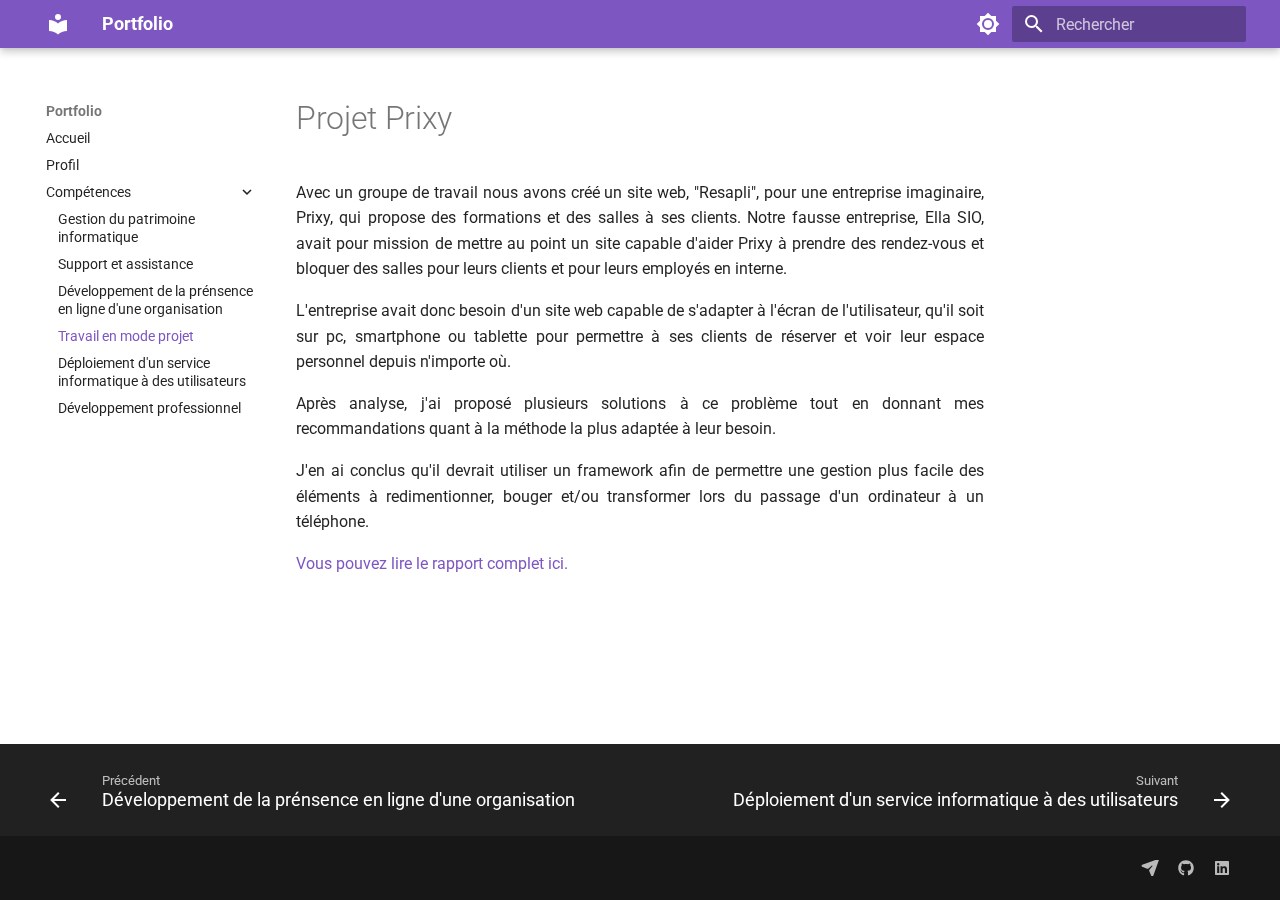
<file: competences/travail-mode-projet/index.html>
<!doctype html>
<html lang="fr" class="no-js">
  <head>
    
      <meta charset="utf-8">
      <meta name="viewport" content="width=device-width,initial-scale=1">
      
      
      
      
        <link rel="prev" href="../pr%C3%A9sence-en-ligne/">
      
      
        <link rel="next" href="../d%C3%A9ploiement-service-info/">
      
      
        
      
      
      <link rel="icon" href="../../assets/images/favicon.png">
      <meta name="generator" content="mkdocs-1.6.1, mkdocs-material-9.7.6">
    
    
      
        <title>Travail en mode projet - Portfolio</title>
      
    
    
      <link rel="stylesheet" href="../../assets/stylesheets/main.484c7ddc.min.css">
      
        
        <link rel="stylesheet" href="../../assets/stylesheets/palette.ab4e12ef.min.css">
      
      


    
    
      
    
    
      
        
        
        <link rel="preconnect" href="https://fonts.gstatic.com" crossorigin>
        <link rel="stylesheet" href="https://fonts.googleapis.com/css?family=Roboto:300,300i,400,400i,700,700i%7CRoboto+Mono:400,400i,700,700i&display=fallback">
        <style>:root{--md-text-font:"Roboto";--md-code-font:"Roboto Mono"}</style>
      
    
    
      <link rel="stylesheet" href="../../css/custom.css">
    
    <script>__md_scope=new URL("../..",location),__md_hash=e=>[...e].reduce(((e,_)=>(e<<5)-e+_.charCodeAt(0)),0),__md_get=(e,_=localStorage,t=__md_scope)=>JSON.parse(_.getItem(t.pathname+"."+e)),__md_set=(e,_,t=localStorage,a=__md_scope)=>{try{t.setItem(a.pathname+"."+e,JSON.stringify(_))}catch(e){}}</script>
    
      

    
    
  </head>
  
  
    
    
      
    
    
    
    
    <body dir="ltr" data-md-color-scheme="default" data-md-color-primary="deep-purple" data-md-color-accent="purple">
  
    
    <input class="md-toggle" data-md-toggle="drawer" type="checkbox" id="__drawer" autocomplete="off">
    <input class="md-toggle" data-md-toggle="search" type="checkbox" id="__search" autocomplete="off">
    <label class="md-overlay" for="__drawer"></label>
    <div data-md-component="skip">
      
        
        <a href="#projet-prixy" class="md-skip">
          Aller au contenu
        </a>
      
    </div>
    <div data-md-component="announce">
      
    </div>
    
    
      

  

<header class="md-header md-header--shadow" data-md-component="header">
  <nav class="md-header__inner md-grid" aria-label="En-tête">
    <a href="../.." title="Portfolio" class="md-header__button md-logo" aria-label="Portfolio" data-md-component="logo">
      
  
  <svg xmlns="http://www.w3.org/2000/svg" viewBox="0 0 24 24"><path d="M12 8a3 3 0 0 0 3-3 3 3 0 0 0-3-3 3 3 0 0 0-3 3 3 3 0 0 0 3 3m0 3.54C9.64 9.35 6.5 8 3 8v11c3.5 0 6.64 1.35 9 3.54 2.36-2.19 5.5-3.54 9-3.54V8c-3.5 0-6.64 1.35-9 3.54"/></svg>

    </a>
    <label class="md-header__button md-icon" for="__drawer">
      
      <svg xmlns="http://www.w3.org/2000/svg" viewBox="0 0 24 24"><path d="M3 6h18v2H3zm0 5h18v2H3zm0 5h18v2H3z"/></svg>
    </label>
    <div class="md-header__title" data-md-component="header-title">
      <div class="md-header__ellipsis">
        <div class="md-header__topic">
          <span class="md-ellipsis">
            Portfolio
          </span>
        </div>
        <div class="md-header__topic" data-md-component="header-topic">
          <span class="md-ellipsis">
            
              Travail en mode projet
            
          </span>
        </div>
      </div>
    </div>
    
      
        <form class="md-header__option" data-md-component="palette">
  
    
    
    
    <input class="md-option" data-md-color-media="" data-md-color-scheme="default" data-md-color-primary="deep-purple" data-md-color-accent="purple"  aria-label="Switch to dark mode"  type="radio" name="__palette" id="__palette_0">
    
      <label class="md-header__button md-icon" title="Switch to dark mode" for="__palette_1" hidden>
        <svg xmlns="http://www.w3.org/2000/svg" viewBox="0 0 24 24"><path d="M12 8a4 4 0 0 0-4 4 4 4 0 0 0 4 4 4 4 0 0 0 4-4 4 4 0 0 0-4-4m0 10a6 6 0 0 1-6-6 6 6 0 0 1 6-6 6 6 0 0 1 6 6 6 6 0 0 1-6 6m8-9.31V4h-4.69L12 .69 8.69 4H4v4.69L.69 12 4 15.31V20h4.69L12 23.31 15.31 20H20v-4.69L23.31 12z"/></svg>
      </label>
    
  
    
    
    
    <input class="md-option" data-md-color-media="" data-md-color-scheme="slate" data-md-color-primary="deep-purple" data-md-color-accent="purple"  aria-label="Switch to light mode"  type="radio" name="__palette" id="__palette_1">
    
      <label class="md-header__button md-icon" title="Switch to light mode" for="__palette_0" hidden>
        <svg xmlns="http://www.w3.org/2000/svg" viewBox="0 0 24 24"><path d="M12 18c-.89 0-1.74-.2-2.5-.55C11.56 16.5 13 14.42 13 12s-1.44-4.5-3.5-5.45C10.26 6.2 11.11 6 12 6a6 6 0 0 1 6 6 6 6 0 0 1-6 6m8-9.31V4h-4.69L12 .69 8.69 4H4v4.69L.69 12 4 15.31V20h4.69L12 23.31 15.31 20H20v-4.69L23.31 12z"/></svg>
      </label>
    
  
</form>
      
    
    
      <script>var palette=__md_get("__palette");if(palette&&palette.color){if("(prefers-color-scheme)"===palette.color.media){var media=matchMedia("(prefers-color-scheme: light)"),input=document.querySelector(media.matches?"[data-md-color-media='(prefers-color-scheme: light)']":"[data-md-color-media='(prefers-color-scheme: dark)']");palette.color.media=input.getAttribute("data-md-color-media"),palette.color.scheme=input.getAttribute("data-md-color-scheme"),palette.color.primary=input.getAttribute("data-md-color-primary"),palette.color.accent=input.getAttribute("data-md-color-accent")}for(var[key,value]of Object.entries(palette.color))document.body.setAttribute("data-md-color-"+key,value)}</script>
    
    
    
      
      
        <label class="md-header__button md-icon" for="__search">
          
          <svg xmlns="http://www.w3.org/2000/svg" viewBox="0 0 24 24"><path d="M9.5 3A6.5 6.5 0 0 1 16 9.5c0 1.61-.59 3.09-1.56 4.23l.27.27h.79l5 5-1.5 1.5-5-5v-.79l-.27-.27A6.52 6.52 0 0 1 9.5 16 6.5 6.5 0 0 1 3 9.5 6.5 6.5 0 0 1 9.5 3m0 2C7 5 5 7 5 9.5S7 14 9.5 14 14 12 14 9.5 12 5 9.5 5"/></svg>
        </label>
        <div class="md-search" data-md-component="search" role="dialog">
  <label class="md-search__overlay" for="__search"></label>
  <div class="md-search__inner" role="search">
    <form class="md-search__form" name="search">
      <input type="text" class="md-search__input" name="query" aria-label="Rechercher" placeholder="Rechercher" autocapitalize="off" autocorrect="off" autocomplete="off" spellcheck="false" data-md-component="search-query" required>
      <label class="md-search__icon md-icon" for="__search">
        
        <svg xmlns="http://www.w3.org/2000/svg" viewBox="0 0 24 24"><path d="M9.5 3A6.5 6.5 0 0 1 16 9.5c0 1.61-.59 3.09-1.56 4.23l.27.27h.79l5 5-1.5 1.5-5-5v-.79l-.27-.27A6.52 6.52 0 0 1 9.5 16 6.5 6.5 0 0 1 3 9.5 6.5 6.5 0 0 1 9.5 3m0 2C7 5 5 7 5 9.5S7 14 9.5 14 14 12 14 9.5 12 5 9.5 5"/></svg>
        
        <svg xmlns="http://www.w3.org/2000/svg" viewBox="0 0 24 24"><path d="M20 11v2H8l5.5 5.5-1.42 1.42L4.16 12l7.92-7.92L13.5 5.5 8 11z"/></svg>
      </label>
      <nav class="md-search__options" aria-label="Recherche">
        
        <button type="reset" class="md-search__icon md-icon" title="Effacer" aria-label="Effacer" tabindex="-1">
          
          <svg xmlns="http://www.w3.org/2000/svg" viewBox="0 0 24 24"><path d="M19 6.41 17.59 5 12 10.59 6.41 5 5 6.41 10.59 12 5 17.59 6.41 19 12 13.41 17.59 19 19 17.59 13.41 12z"/></svg>
        </button>
      </nav>
      
    </form>
    <div class="md-search__output">
      <div class="md-search__scrollwrap" tabindex="0" data-md-scrollfix>
        <div class="md-search-result" data-md-component="search-result">
          <div class="md-search-result__meta">
            Initialisation de la recherche
          </div>
          <ol class="md-search-result__list" role="presentation"></ol>
        </div>
      </div>
    </div>
  </div>
</div>
      
    
    
  </nav>
  
</header>
    
    <div class="md-container" data-md-component="container">
      
      
        
          
        
      
      <main class="md-main" data-md-component="main">
        <div class="md-main__inner md-grid">
          
            
              
              <div class="md-sidebar md-sidebar--primary" data-md-component="sidebar" data-md-type="navigation" >
                <div class="md-sidebar__scrollwrap">
                  <div class="md-sidebar__inner">
                    



<nav class="md-nav md-nav--primary" aria-label="Navigation" data-md-level="0">
  <label class="md-nav__title" for="__drawer">
    <a href="../.." title="Portfolio" class="md-nav__button md-logo" aria-label="Portfolio" data-md-component="logo">
      
  
  <svg xmlns="http://www.w3.org/2000/svg" viewBox="0 0 24 24"><path d="M12 8a3 3 0 0 0 3-3 3 3 0 0 0-3-3 3 3 0 0 0-3 3 3 3 0 0 0 3 3m0 3.54C9.64 9.35 6.5 8 3 8v11c3.5 0 6.64 1.35 9 3.54 2.36-2.19 5.5-3.54 9-3.54V8c-3.5 0-6.64 1.35-9 3.54"/></svg>

    </a>
    Portfolio
  </label>
  
  <ul class="md-nav__list" data-md-scrollfix>
    
      
      
  
  
  
  
    <li class="md-nav__item">
      <a href="../.." class="md-nav__link">
        
  
  
  <span class="md-ellipsis">
    
  
    Accueil
  

    
  </span>
  
  

      </a>
    </li>
  

    
      
      
  
  
  
  
    <li class="md-nav__item">
      <a href="../../profil/" class="md-nav__link">
        
  
  
  <span class="md-ellipsis">
    
  
    Profil
  

    
  </span>
  
  

      </a>
    </li>
  

    
      
      
  
  
    
  
  
  
    
    
    
    
    
    <li class="md-nav__item md-nav__item--active md-nav__item--nested">
      
        
        
        <input class="md-nav__toggle md-toggle " type="checkbox" id="__nav_3" checked>
        
          
          <label class="md-nav__link" for="__nav_3" id="__nav_3_label" tabindex="0">
            
  
  
  <span class="md-ellipsis">
    
  
    Compétences
  

    
  </span>
  
  

            <span class="md-nav__icon md-icon"></span>
          </label>
        
        <nav class="md-nav" data-md-level="1" aria-labelledby="__nav_3_label" aria-expanded="true">
          <label class="md-nav__title" for="__nav_3">
            <span class="md-nav__icon md-icon"></span>
            
  
    Compétences
  

          </label>
          <ul class="md-nav__list" data-md-scrollfix>
            
              
                
  
  
  
  
    <li class="md-nav__item">
      <a href="../patrimoine-informatique/" class="md-nav__link">
        
  
  
  <span class="md-ellipsis">
    
  
    Gestion du patrimoine informatique
  

    
  </span>
  
  

      </a>
    </li>
  

              
            
              
                
  
  
  
  
    <li class="md-nav__item">
      <a href="../support-assistance/" class="md-nav__link">
        
  
  
  <span class="md-ellipsis">
    
  
    Support et assistance
  

    
  </span>
  
  

      </a>
    </li>
  

              
            
              
                
  
  
  
  
    <li class="md-nav__item">
      <a href="../pr%C3%A9sence-en-ligne/" class="md-nav__link">
        
  
  
  <span class="md-ellipsis">
    
  
    Développement de la prénsence en ligne d'une organisation
  

    
  </span>
  
  

      </a>
    </li>
  

              
            
              
                
  
  
    
  
  
  
    <li class="md-nav__item md-nav__item--active">
      
      <input class="md-nav__toggle md-toggle" type="checkbox" id="__toc">
      
      
        
      
      
      <a href="./" class="md-nav__link md-nav__link--active">
        
  
  
  <span class="md-ellipsis">
    
  
    Travail en mode projet
  

    
  </span>
  
  

      </a>
      
    </li>
  

              
            
              
                
  
  
  
  
    <li class="md-nav__item">
      <a href="../d%C3%A9ploiement-service-info/" class="md-nav__link">
        
  
  
  <span class="md-ellipsis">
    
  
    Déploiement d'un service informatique à des utilisateurs
  

    
  </span>
  
  

      </a>
    </li>
  

              
            
              
                
  
  
  
  
    <li class="md-nav__item">
      <a href="../d%C3%A9veloppement-professionel/" class="md-nav__link">
        
  
  
  <span class="md-ellipsis">
    
  
    Développement professionnel
  

    
  </span>
  
  

      </a>
    </li>
  

              
            
          </ul>
        </nav>
      
    </li>
  

    
  </ul>
</nav>
                  </div>
                </div>
              </div>
            
            
              
              <div class="md-sidebar md-sidebar--secondary" data-md-component="sidebar" data-md-type="toc" >
                <div class="md-sidebar__scrollwrap">
                  <div class="md-sidebar__inner">
                    

<nav class="md-nav md-nav--secondary" aria-label="Table des matières">
  
  
  
    
  
  
</nav>
                  </div>
                </div>
              </div>
            
          
          
            <div class="md-content" data-md-component="content">
              
              <article class="md-content__inner md-typeset">
                
                  



<h1 id="projet-prixy">Projet Prixy</h1>
<p>Avec un groupe de travail nous avons créé un site web, "Resapli", pour une entreprise imaginaire, Prixy, qui propose des formations et des salles à ses clients. Notre fausse entreprise, Ella SIO, avait pour mission de mettre au point un site capable d'aider Prixy à prendre des rendez-vous et bloquer des salles pour leurs clients et pour leurs employés en interne.</p>
<p>L'entreprise avait donc besoin d'un site web capable de s'adapter à l'écran de l'utilisateur, qu'il soit sur pc, smartphone ou tablette pour permettre à ses clients de réserver et voir leur espace personnel depuis n'importe où.</p>
<p>Après analyse, j'ai proposé plusieurs solutions à ce problème tout en donnant mes recommandations quant à la méthode la plus adaptée à leur besoin.</p>
<p>J'en ai conclus qu'il devrait utiliser un framework afin de permettre une gestion plus facile des éléments à redimentionner, bouger et/ou transformer lors du passage d'un ordinateur à un téléphone.</p>
<p><a href="../assets/DesignAdaptatif.pdf">Vous pouvez lire le rapport complet ici.</a></p>












                
              </article>
            </div>
          
          
<script>var target=document.getElementById(location.hash.slice(1));target&&target.name&&(target.checked=target.name.startsWith("__tabbed_"))</script>
        </div>
        
      </main>
      
        <footer class="md-footer">
  
    
      
      <nav class="md-footer__inner md-grid" aria-label="Pied de page" >
        
          
          <a href="../pr%C3%A9sence-en-ligne/" class="md-footer__link md-footer__link--prev" aria-label="Précédent: Développement de la prénsence en ligne d&#39;une organisation">
            <div class="md-footer__button md-icon">
              
              <svg xmlns="http://www.w3.org/2000/svg" viewBox="0 0 24 24"><path d="M20 11v2H8l5.5 5.5-1.42 1.42L4.16 12l7.92-7.92L13.5 5.5 8 11z"/></svg>
            </div>
            <div class="md-footer__title">
              <span class="md-footer__direction">
                Précédent
              </span>
              <div class="md-ellipsis">
                Développement de la prénsence en ligne d'une organisation
              </div>
            </div>
          </a>
        
        
          
          <a href="../d%C3%A9ploiement-service-info/" class="md-footer__link md-footer__link--next" aria-label="Suivant: Déploiement d&#39;un service informatique à des utilisateurs">
            <div class="md-footer__title">
              <span class="md-footer__direction">
                Suivant
              </span>
              <div class="md-ellipsis">
                Déploiement d'un service informatique à des utilisateurs
              </div>
            </div>
            <div class="md-footer__button md-icon">
              
              <svg xmlns="http://www.w3.org/2000/svg" viewBox="0 0 24 24"><path d="M4 11v2h12l-5.5 5.5 1.42 1.42L19.84 12l-7.92-7.92L10.5 5.5 16 11z"/></svg>
            </div>
          </a>
        
      </nav>
    
  
  <div class="md-footer-meta md-typeset">
    <div class="md-footer-meta__inner md-grid">
      <div class="md-copyright">
  
  
</div>
      
        
<div class="md-social">
  
    
    
    
    
    <a href="mailto:<arthur.richert.villain@gmail.com>" target="_blank" rel="noopener" title="" class="md-social__link">
      <svg xmlns="http://www.w3.org/2000/svg" viewBox="0 0 576 512"><!--! Font Awesome Free 7.1.0 by @fontawesome - https://fontawesome.com License - https://fontawesome.com/license/free (Icons: CC BY 4.0, Fonts: SIL OFL 1.1, Code: MIT License) Copyright 2025 Fonticons, Inc.--><path d="M536.4-26.3c9.8-3.5 20.6-1 28 6.3s9.8 18.2 6.3 28l-178 496.9c-5 13.9-18.1 23.1-32.8 23.1-14.2 0-27-8.6-32.3-21.7l-64.2-158c-4.5-11-2.5-23.6 5.2-32.6l94.5-112.4c5.1-6.1 4.7-15-.9-20.6s-14.6-6-20.6-.9l-112.4 94.3c-9.1 7.6-21.6 9.6-32.6 5.2L38.1 216.8c-13.1-5.3-21.7-18.1-21.7-32.3 0-14.7 9.2-27.8 23.1-32.8z"/></svg>
    </a>
  
    
    
    
    
      
      
    
    <a href="https://github.com/saulevant" target="_blank" rel="noopener" title="github.com" class="md-social__link">
      <svg xmlns="http://www.w3.org/2000/svg" viewBox="0 0 512 512"><!--! Font Awesome Free 7.1.0 by @fontawesome - https://fontawesome.com License - https://fontawesome.com/license/free (Icons: CC BY 4.0, Fonts: SIL OFL 1.1, Code: MIT License) Copyright 2025 Fonticons, Inc.--><path d="M173.9 397.4c0 2-2.3 3.6-5.2 3.6-3.3.3-5.6-1.3-5.6-3.6 0-2 2.3-3.6 5.2-3.6 3-.3 5.6 1.3 5.6 3.6m-31.1-4.5c-.7 2 1.3 4.3 4.3 4.9 2.6 1 5.6 0 6.2-2s-1.3-4.3-4.3-5.2c-2.6-.7-5.5.3-6.2 2.3m44.2-1.7c-2.9.7-4.9 2.6-4.6 4.9.3 2 2.9 3.3 5.9 2.6 2.9-.7 4.9-2.6 4.6-4.6-.3-1.9-3-3.2-5.9-2.9M252.8 8C114.1 8 8 113.3 8 252c0 110.9 69.8 205.8 169.5 239.2 12.8 2.3 17.3-5.6 17.3-12.1 0-6.2-.3-40.4-.3-61.4 0 0-70 15-84.7-29.8 0 0-11.4-29.1-27.8-36.6 0 0-22.9-15.7 1.6-15.4 0 0 24.9 2 38.6 25.8 21.9 38.6 58.6 27.5 72.9 20.9 2.3-16 8.8-27.1 16-33.7-55.9-6.2-112.3-14.3-112.3-110.5 0-27.5 7.6-41.3 23.6-58.9-2.6-6.5-11.1-33.3 2.6-67.9 20.9-6.5 69 27 69 27 20-5.6 41.5-8.5 62.8-8.5s42.8 2.9 62.8 8.5c0 0 48.1-33.6 69-27 13.7 34.7 5.2 61.4 2.6 67.9 16 17.7 25.8 31.5 25.8 58.9 0 96.5-58.9 104.2-114.8 110.5 9.2 7.9 17 22.9 17 46.4 0 33.7-.3 75.4-.3 83.6 0 6.5 4.6 14.4 17.3 12.1C436.2 457.8 504 362.9 504 252 504 113.3 391.5 8 252.8 8M105.2 352.9c-1.3 1-1 3.3.7 5.2 1.6 1.6 3.9 2.3 5.2 1 1.3-1 1-3.3-.7-5.2-1.6-1.6-3.9-2.3-5.2-1m-10.8-8.1c-.7 1.3.3 2.9 2.3 3.9 1.6 1 3.6.7 4.3-.7.7-1.3-.3-2.9-2.3-3.9-2-.6-3.6-.3-4.3.7m32.4 35.6c-1.6 1.3-1 4.3 1.3 6.2 2.3 2.3 5.2 2.6 6.5 1 1.3-1.3.7-4.3-1.3-6.2-2.2-2.3-5.2-2.6-6.5-1m-11.4-14.7c-1.6 1-1.6 3.6 0 5.9s4.3 3.3 5.6 2.3c1.6-1.3 1.6-3.9 0-6.2-1.4-2.3-4-3.3-5.6-2"/></svg>
    </a>
  
    
    
    
    
      
      
    
    <a href="https://fr.linkedin.com/in/arthur-richert-villain-a87312346" target="_blank" rel="noopener" title="fr.linkedin.com" class="md-social__link">
      <svg xmlns="http://www.w3.org/2000/svg" viewBox="0 0 448 512"><!--! Font Awesome Free 7.1.0 by @fontawesome - https://fontawesome.com License - https://fontawesome.com/license/free (Icons: CC BY 4.0, Fonts: SIL OFL 1.1, Code: MIT License) Copyright 2025 Fonticons, Inc.--><path d="M416 32H31.9C14.3 32 0 46.5 0 64.3v383.4C0 465.5 14.3 480 31.9 480H416c17.6 0 32-14.5 32-32.3V64.3c0-17.8-14.4-32.3-32-32.3M135.4 416H69V202.2h66.5V416zM102.2 96a38.5 38.5 0 1 1 0 77 38.5 38.5 0 1 1 0-77m282.1 320h-66.4V312c0-24.8-.5-56.7-34.5-56.7-34.6 0-39.9 27-39.9 54.9V416h-66.4V202.2h63.7v29.2h.9c8.9-16.8 30.6-34.5 62.9-34.5 67.2 0 79.7 44.3 79.7 101.9z"/></svg>
    </a>
  
</div>
      
    </div>
  </div>
</footer>
      
    </div>
    <div class="md-dialog" data-md-component="dialog">
      <div class="md-dialog__inner md-typeset"></div>
    </div>
    
    
    
      
      
      <script id="__config" type="application/json">{"annotate": null, "base": "../..", "features": ["navigation.footer"], "search": "../../assets/javascripts/workers/search.2c215733.min.js", "tags": null, "translations": {"clipboard.copied": "Copi\u00e9 dans le presse-papier", "clipboard.copy": "Copier dans le presse-papier", "search.result.more.one": "1 de plus sur cette page", "search.result.more.other": "# de plus sur cette page", "search.result.none": "Aucun document trouv\u00e9", "search.result.one": "1 document trouv\u00e9", "search.result.other": "# documents trouv\u00e9s", "search.result.placeholder": "Taper pour d\u00e9marrer la recherche", "search.result.term.missing": "Non trouv\u00e9", "select.version": "S\u00e9lectionner la version"}, "version": null}</script>
    
    
      <script src="../../assets/javascripts/bundle.79ae519e.min.js"></script>
      
    
  </body>
</html>
</file>
<file: css/custom.css>
p {
  text-align : justify;
}
</file>
<file: assets/stylesheets/main.484c7ddc.min.css>
@charset "UTF-8";html{-webkit-text-size-adjust:none;-moz-text-size-adjust:none;text-size-adjust:none;box-sizing:border-box}*,:after,:before{box-sizing:inherit}@media (prefers-reduced-motion){*,:after,:before{transition:none!important}}body{margin:0}a,button,input,label{-webkit-tap-highlight-color:transparent}a{color:inherit;text-decoration:none}hr{border:0;box-sizing:initial;display:block;height:.05rem;overflow:visible;padding:0}small{font-size:80%}sub,sup{line-height:1em}img{border-style:none}table{border-collapse:initial;border-spacing:0}td,th{font-weight:400;vertical-align:top}button{background:#0000;border:0;font-family:inherit;font-size:inherit;margin:0;padding:0}input{border:0;outline:none}:root{--md-primary-fg-color:#4051b5;--md-primary-fg-color--light:#5d6cc0;--md-primary-fg-color--dark:#303fa1;--md-primary-bg-color:#fff;--md-primary-bg-color--light:#ffffffb3;--md-accent-fg-color:#526cfe;--md-accent-fg-color--transparent:#526cfe1a;--md-accent-bg-color:#fff;--md-accent-bg-color--light:#ffffffb3}[data-md-color-scheme=default]{color-scheme:light}[data-md-color-scheme=default] img[src$="#gh-dark-mode-only"],[data-md-color-scheme=default] img[src$="#only-dark"]{display:none}:root,[data-md-color-scheme=default]{--md-hue:225deg;--md-default-fg-color:#000000de;--md-default-fg-color--light:#0000008a;--md-default-fg-color--lighter:#00000052;--md-default-fg-color--lightest:#00000012;--md-default-bg-color:#fff;--md-default-bg-color--light:#ffffffb3;--md-default-bg-color--lighter:#ffffff4d;--md-default-bg-color--lightest:#ffffff1f;--md-code-fg-color:#36464e;--md-code-bg-color:#f5f5f5;--md-code-bg-color--light:#f5f5f5b3;--md-code-bg-color--lighter:#f5f5f54d;--md-code-hl-color:#4287ff;--md-code-hl-color--light:#4287ff1a;--md-code-hl-number-color:#d52a2a;--md-code-hl-special-color:#db1457;--md-code-hl-function-color:#a846b9;--md-code-hl-constant-color:#6e59d9;--md-code-hl-keyword-color:#3f6ec6;--md-code-hl-string-color:#1c7d4d;--md-code-hl-name-color:var(--md-code-fg-color);--md-code-hl-operator-color:var(--md-default-fg-color--light);--md-code-hl-punctuation-color:var(--md-default-fg-color--light);--md-code-hl-comment-color:var(--md-default-fg-color--light);--md-code-hl-generic-color:var(--md-default-fg-color--light);--md-code-hl-variable-color:var(--md-default-fg-color--light);--md-typeset-color:var(--md-default-fg-color);--md-typeset-a-color:var(--md-primary-fg-color);--md-typeset-del-color:#f5503d26;--md-typeset-ins-color:#0bd57026;--md-typeset-kbd-color:#fafafa;--md-typeset-kbd-accent-color:#fff;--md-typeset-kbd-border-color:#b8b8b8;--md-typeset-mark-color:#ffff0080;--md-typeset-table-color:#0000001f;--md-typeset-table-color--light:rgba(0,0,0,.035);--md-admonition-fg-color:var(--md-default-fg-color);--md-admonition-bg-color:var(--md-default-bg-color);--md-warning-fg-color:#000000de;--md-warning-bg-color:#ff9;--md-footer-fg-color:#fff;--md-footer-fg-color--light:#ffffffb3;--md-footer-fg-color--lighter:#ffffff73;--md-footer-bg-color:#000000de;--md-footer-bg-color--dark:#00000052;--md-shadow-z1:0 0.2rem 0.5rem #0000000d,0 0 0.05rem #0000001a;--md-shadow-z2:0 0.2rem 0.5rem #0000001a,0 0 0.05rem #00000040;--md-shadow-z3:0 0.2rem 0.5rem #0003,0 0 0.05rem #00000059}.md-icon svg{fill:currentcolor;display:block;height:1.2rem;width:1.2rem}body{-webkit-font-smoothing:antialiased;-moz-osx-font-smoothing:grayscale;--md-text-font-family:var(--md-text-font,_),-apple-system,BlinkMacSystemFont,Helvetica,Arial,sans-serif;--md-code-font-family:var(--md-code-font,_),SFMono-Regular,Consolas,Menlo,monospace}aside,body,input{font-feature-settings:"kern","liga";color:var(--md-typeset-color);font-family:var(--md-text-font-family)}code,kbd,pre{font-feature-settings:"kern";font-family:var(--md-code-font-family)}:root{--md-typeset-table-sort-icon:url('data:image/svg+xml;charset=utf-8,<svg xmlns="http://www.w3.org/2000/svg" viewBox="0 0 24 24"><path d="m18 21-4-4h3V7h-3l4-4 4 4h-3v10h3M2 19v-2h10v2M2 13v-2h7v2M2 7V5h4v2z"/></svg>');--md-typeset-table-sort-icon--asc:url('data:image/svg+xml;charset=utf-8,<svg xmlns="http://www.w3.org/2000/svg" viewBox="0 0 24 24"><path d="M19 17h3l-4 4-4-4h3V3h2M2 17h10v2H2M6 5v2H2V5m0 6h7v2H2z"/></svg>');--md-typeset-table-sort-icon--desc:url('data:image/svg+xml;charset=utf-8,<svg xmlns="http://www.w3.org/2000/svg" viewBox="0 0 24 24"><path d="M19 7h3l-4-4-4 4h3v14h2M2 17h10v2H2M6 5v2H2V5m0 6h7v2H2z"/></svg>')}.md-typeset{-webkit-print-color-adjust:exact;color-adjust:exact;font-size:.8rem;line-height:1.6;overflow-wrap:break-word}@media print{.md-typeset{font-size:.68rem}}.md-typeset blockquote,.md-typeset dl,.md-typeset figure,.md-typeset ol,.md-typeset pre,.md-typeset ul{margin-bottom:1em;margin-top:1em}.md-typeset h1{color:var(--md-default-fg-color--light);font-size:2em;line-height:1.3;margin:0 0 1.25em}.md-typeset h1,.md-typeset h2{font-weight:300;letter-spacing:-.01em}.md-typeset h2{font-size:1.5625em;line-height:1.4;margin:1.6em 0 .64em}.md-typeset h3{font-size:1.25em;font-weight:400;letter-spacing:-.01em;line-height:1.5;margin:1.6em 0 .8em}.md-typeset h2+h3{margin-top:.8em}.md-typeset h4{font-weight:700;letter-spacing:-.01em;margin:1em 0}.md-typeset h5,.md-typeset h6{color:var(--md-default-fg-color--light);font-size:.8em;font-weight:700;letter-spacing:-.01em;margin:1.25em 0}.md-typeset h5{text-transform:uppercase}.md-typeset h5 code{text-transform:none}.md-typeset hr{border-bottom:.05rem solid var(--md-default-fg-color--lightest);display:flow-root;margin:1.5em 0}.md-typeset a{color:var(--md-typeset-a-color);word-break:break-word}.md-typeset a,.md-typeset a:before{transition:color 125ms}.md-typeset a:focus,.md-typeset a:hover{color:var(--md-accent-fg-color)}.md-typeset a:focus code,.md-typeset a:hover code{background-color:var(--md-accent-fg-color--transparent);color:var(--md-accent-fg-color)}.md-typeset a code{color:var(--md-typeset-a-color)}.md-typeset a.focus-visible{outline-color:var(--md-accent-fg-color);outline-offset:.2rem}.md-typeset code,.md-typeset kbd,.md-typeset pre{color:var(--md-code-fg-color);direction:ltr;font-variant-ligatures:none;transition:background-color 125ms}@media print{.md-typeset code,.md-typeset kbd,.md-typeset pre{white-space:pre-wrap}}.md-typeset code{background-color:var(--md-code-bg-color);border-radius:.1rem;-webkit-box-decoration-break:clone;box-decoration-break:clone;font-size:.85em;padding:0 .2941176471em;transition:color 125ms,background-color 125ms;word-break:break-word}.md-typeset code:not(.focus-visible){-webkit-tap-highlight-color:transparent;outline:none}.md-typeset pre{display:flow-root;line-height:1.4;position:relative}.md-typeset pre>code{-webkit-box-decoration-break:slice;box-decoration-break:slice;box-shadow:none;display:block;margin:0;outline-color:var(--md-accent-fg-color);overflow:auto;padding:.7720588235em 1.1764705882em;scrollbar-color:var(--md-default-fg-color--lighter) #0000;scrollbar-width:thin;touch-action:auto;word-break:normal}.md-typeset pre>code:hover{scrollbar-color:var(--md-accent-fg-color) #0000}.md-typeset pre>code::-webkit-scrollbar{height:.2rem;width:.2rem}.md-typeset pre>code::-webkit-scrollbar-thumb{background-color:var(--md-default-fg-color--lighter)}.md-typeset pre>code::-webkit-scrollbar-thumb:hover{background-color:var(--md-accent-fg-color)}.md-typeset kbd{background-color:var(--md-typeset-kbd-color);border-radius:.1rem;box-shadow:0 .1rem 0 .05rem var(--md-typeset-kbd-border-color),0 .1rem 0 var(--md-typeset-kbd-border-color),0 -.1rem .2rem var(--md-typeset-kbd-accent-color) inset;color:var(--md-default-fg-color);display:inline-block;font-size:.75em;padding:0 .6666666667em;vertical-align:text-top;word-break:break-word}.md-typeset mark{background-color:var(--md-typeset-mark-color);-webkit-box-decoration-break:clone;box-decoration-break:clone;color:inherit;word-break:break-word}.md-typeset abbr{cursor:help;text-decoration:none}.md-typeset [data-preview],.md-typeset abbr{border-bottom:.05rem dotted var(--md-default-fg-color--light)}.md-typeset small{opacity:.75}[dir=ltr] .md-typeset sub,[dir=ltr] .md-typeset sup{margin-left:.078125em}[dir=rtl] .md-typeset sub,[dir=rtl] .md-typeset sup{margin-right:.078125em}[dir=ltr] .md-typeset blockquote{padding-left:.6rem}[dir=rtl] .md-typeset blockquote{padding-right:.6rem}[dir=ltr] .md-typeset blockquote{border-left:.2rem solid var(--md-default-fg-color--lighter)}[dir=rtl] .md-typeset blockquote{border-right:.2rem solid var(--md-default-fg-color--lighter)}.md-typeset blockquote{color:var(--md-default-fg-color--light);margin-left:0;margin-right:0}.md-typeset ul{list-style-type:disc}.md-typeset ul[type]{list-style-type:revert-layer}[dir=ltr] .md-typeset ol,[dir=ltr] .md-typeset ul{margin-left:.625em}[dir=rtl] .md-typeset ol,[dir=rtl] .md-typeset ul{margin-right:.625em}.md-typeset ol,.md-typeset ul{padding:0}.md-typeset ol:not([hidden]),.md-typeset ul:not([hidden]){display:flow-root}.md-typeset ol ol,.md-typeset ul ol{list-style-type:lower-alpha}.md-typeset ol ol ol,.md-typeset ul ol ol{list-style-type:lower-roman}.md-typeset ol ol ol ol,.md-typeset ul ol ol ol{list-style-type:upper-alpha}.md-typeset ol ol ol ol ol,.md-typeset ul ol ol ol ol{list-style-type:upper-roman}.md-typeset ol[type],.md-typeset ul[type]{list-style-type:revert-layer}[dir=ltr] .md-typeset ol li,[dir=ltr] .md-typeset ul li{margin-left:1.25em}[dir=rtl] .md-typeset ol li,[dir=rtl] .md-typeset ul li{margin-right:1.25em}.md-typeset ol li,.md-typeset ul li{margin-bottom:.5em}.md-typeset ol li blockquote,.md-typeset ol li p,.md-typeset ul li blockquote,.md-typeset ul li p{margin:.5em 0}.md-typeset ol li:last-child,.md-typeset ul li:last-child{margin-bottom:0}[dir=ltr] .md-typeset ol li ol,[dir=ltr] .md-typeset ol li ul,[dir=ltr] .md-typeset ul li ol,[dir=ltr] .md-typeset ul li ul{margin-left:.625em}[dir=rtl] .md-typeset ol li ol,[dir=rtl] .md-typeset ol li ul,[dir=rtl] .md-typeset ul li ol,[dir=rtl] .md-typeset ul li ul{margin-right:.625em}.md-typeset ol li ol,.md-typeset ol li ul,.md-typeset ul li ol,.md-typeset ul li ul{margin-bottom:.5em;margin-top:.5em}[dir=ltr] .md-typeset dd{margin-left:1.875em}[dir=rtl] .md-typeset dd{margin-right:1.875em}.md-typeset dd{margin-bottom:1.5em;margin-top:1em}.md-typeset img,.md-typeset svg,.md-typeset video{height:auto;max-width:100%}.md-typeset img[align=left]{margin:1em 1em 1em 0}.md-typeset img[align=right]{margin:1em 0 1em 1em}.md-typeset img[align]:only-child{margin-top:0}.md-typeset figure{display:flow-root;margin:1em auto;max-width:100%;text-align:center;width:fit-content}.md-typeset figure img{display:block;margin:0 auto}.md-typeset figcaption{font-style:italic;margin:1em auto;max-width:24rem}.md-typeset iframe{max-width:100%}.md-typeset table:not([class]){background-color:var(--md-default-bg-color);border:.05rem solid var(--md-typeset-table-color);border-radius:.1rem;display:inline-block;font-size:.64rem;max-width:100%;overflow:auto;touch-action:auto}@media print{.md-typeset table:not([class]){display:table}}.md-typeset table:not([class])+*{margin-top:1.5em}.md-typeset table:not([class]) td>:first-child,.md-typeset table:not([class]) th>:first-child{margin-top:0}.md-typeset table:not([class]) td>:last-child,.md-typeset table:not([class]) th>:last-child{margin-bottom:0}.md-typeset table:not([class]) td:not([align]),.md-typeset table:not([class]) th:not([align]){text-align:left}[dir=rtl] .md-typeset table:not([class]) td:not([align]),[dir=rtl] .md-typeset table:not([class]) th:not([align]){text-align:right}.md-typeset table:not([class]) th{font-weight:700;min-width:5rem;padding:.9375em 1.25em;vertical-align:top}.md-typeset table:not([class]) td{border-top:.05rem solid var(--md-typeset-table-color);padding:.9375em 1.25em;vertical-align:top}.md-typeset table:not([class]) tbody tr{transition:background-color 125ms}.md-typeset table:not([class]) tbody tr:hover{background-color:var(--md-typeset-table-color--light);box-shadow:0 .05rem 0 var(--md-default-bg-color) inset}.md-typeset table:not([class]) a{word-break:normal}.md-typeset table th[role=columnheader]{cursor:pointer}[dir=ltr] .md-typeset table th[role=columnheader]:after{margin-left:.5em}[dir=rtl] .md-typeset table th[role=columnheader]:after{margin-right:.5em}.md-typeset table th[role=columnheader]:after{content:"";display:inline-block;height:1.2em;-webkit-mask-image:var(--md-typeset-table-sort-icon);mask-image:var(--md-typeset-table-sort-icon);-webkit-mask-repeat:no-repeat;mask-repeat:no-repeat;-webkit-mask-size:contain;mask-size:contain;transition:background-color 125ms;vertical-align:text-bottom;width:1.2em}.md-typeset table th[role=columnheader]:hover:after{background-color:var(--md-default-fg-color--lighter)}.md-typeset table th[role=columnheader][aria-sort=ascending]:after{background-color:var(--md-default-fg-color--light);-webkit-mask-image:var(--md-typeset-table-sort-icon--asc);mask-image:var(--md-typeset-table-sort-icon--asc)}.md-typeset table th[role=columnheader][aria-sort=descending]:after{background-color:var(--md-default-fg-color--light);-webkit-mask-image:var(--md-typeset-table-sort-icon--desc);mask-image:var(--md-typeset-table-sort-icon--desc)}.md-typeset__scrollwrap{margin:1em -.8rem;overflow-x:auto;touch-action:auto}.md-typeset__table{display:inline-block;margin-bottom:.5em;padding:0 .8rem}@media print{.md-typeset__table{display:block}}html .md-typeset__table table{display:table;margin:0;overflow:hidden;width:100%}@media screen and (max-width:44.984375em){.md-content__inner>pre{margin:1em -.8rem}.md-content__inner>pre code{border-radius:0}}.md-typeset .md-author{border-radius:100%;display:block;flex-shrink:0;height:1.6rem;overflow:hidden;position:relative;transition:color 125ms,transform 125ms;width:1.6rem}.md-typeset .md-author img{display:block}.md-typeset .md-author--more{background:var(--md-default-fg-color--lightest);color:var(--md-default-fg-color--lighter);font-size:.6rem;font-weight:700;line-height:1.6rem;text-align:center}.md-typeset .md-author--long{height:2.4rem;width:2.4rem}.md-typeset a.md-author{transform:scale(1)}.md-typeset a.md-author img{border-radius:100%;filter:grayscale(100%) opacity(75%);transition:filter 125ms}.md-typeset a.md-author:focus,.md-typeset a.md-author:hover{transform:scale(1.1);z-index:1}.md-typeset a.md-author:focus img,.md-typeset a.md-author:hover img{filter:grayscale(0)}.md-banner{background-color:var(--md-footer-bg-color);color:var(--md-footer-fg-color);overflow:auto}@media print{.md-banner{display:none}}.md-banner--warning{background-color:var(--md-warning-bg-color);color:var(--md-warning-fg-color)}.md-banner__inner{font-size:.7rem;margin:.6rem auto;padding:0 .8rem}[dir=ltr] .md-banner__button{float:right}[dir=rtl] .md-banner__button{float:left}.md-banner__button{color:inherit;cursor:pointer;transition:opacity .25s}.no-js .md-banner__button{display:none}.md-banner__button:hover{opacity:.7}html{font-size:125%;height:100%;overflow-x:hidden}@media screen and (min-width:100em){html{font-size:137.5%}}@media screen and (min-width:125em){html{font-size:150%}}body{background-color:var(--md-default-bg-color);display:flex;flex-direction:column;font-size:.5rem;min-height:100%;position:relative;width:100%}@media print{body{display:block}}@media screen and (max-width:59.984375em){body[data-md-scrolllock]{position:fixed}}.md-grid{margin-left:auto;margin-right:auto;max-width:61rem}.md-container{display:flex;flex-direction:column;flex-grow:1}@media print{.md-container{display:block}}.md-main{flex-grow:1}.md-main__inner{display:flex;height:100%;margin-top:1.5rem}.md-ellipsis{overflow:hidden;text-overflow:ellipsis}.md-toggle{display:none}.md-option{height:0;opacity:0;position:absolute;width:0}.md-option:checked+label:not([hidden]){display:block}.md-option.focus-visible+label{outline-color:var(--md-accent-fg-color);outline-style:auto}.md-skip{background-color:var(--md-default-fg-color);border-radius:.1rem;color:var(--md-default-bg-color);font-size:.64rem;margin:.5rem;opacity:0;outline-color:var(--md-accent-fg-color);padding:.3rem .5rem;position:fixed;transform:translateY(.4rem);z-index:-1}.md-skip:focus{opacity:1;transform:translateY(0);transition:transform .25s cubic-bezier(.4,0,.2,1),opacity 175ms 75ms;z-index:10}@page{margin:25mm}:root{--md-clipboard-icon:url('data:image/svg+xml;charset=utf-8,<svg xmlns="http://www.w3.org/2000/svg" viewBox="0 0 24 24"><path d="M19 21H8V7h11m0-2H8a2 2 0 0 0-2 2v14a2 2 0 0 0 2 2h11a2 2 0 0 0 2-2V7a2 2 0 0 0-2-2m-3-4H4a2 2 0 0 0-2 2v14h2V3h12z"/></svg>')}.md-clipboard{border-radius:.1rem;color:var(--md-default-fg-color--lightest);cursor:pointer;height:1.5em;outline-color:var(--md-accent-fg-color);outline-offset:.1rem;transition:color .25s;width:1.5em;z-index:1}@media print{.md-clipboard{display:none}}.md-clipboard:not(.focus-visible){-webkit-tap-highlight-color:transparent;outline:none}:hover>.md-clipboard{color:var(--md-default-fg-color--light)}.md-clipboard:focus,.md-clipboard:hover{color:var(--md-accent-fg-color)}.md-clipboard:after{background-color:currentcolor;content:"";display:block;height:1.125em;margin:0 auto;-webkit-mask-image:var(--md-clipboard-icon);mask-image:var(--md-clipboard-icon);-webkit-mask-position:center;mask-position:center;-webkit-mask-repeat:no-repeat;mask-repeat:no-repeat;-webkit-mask-size:contain;mask-size:contain;width:1.125em}.md-clipboard--inline{cursor:pointer}.md-clipboard--inline code{transition:color .25s,background-color .25s}.md-clipboard--inline:focus code,.md-clipboard--inline:hover code{background-color:var(--md-accent-fg-color--transparent);color:var(--md-accent-fg-color)}:root{--md-code-select-icon:url('data:image/svg+xml;charset=utf-8,<svg xmlns="http://www.w3.org/2000/svg" viewBox="0 0 24 24"><path d="M19 19h-4v2h4c1.1 0 2-.9 2-2v-4h-2m0-12h-4v2h4v4h2V5c0-1.1-.9-2-2-2M5 5h4V3H5c-1.1 0-2 .9-2 2v4h2m0 6H3v4c0 1.1.9 2 2 2h4v-2H5zm2-4h2v2H7zm4 0h2v2h-2zm4 0h2v2h-2zM7 7h2v2H7zm4 0h2v2h-2zm4 0h2v2h-2zm-8 8h2v2H7zm4 0h2v2h-2zm4 0h2v2h-2z"/></svg>');--md-code-copy-icon:url('data:image/svg+xml;charset=utf-8,<svg xmlns="http://www.w3.org/2000/svg" viewBox="0 0 24 24"><path d="M19 21H8V7h11m0-2H8a2 2 0 0 0-2 2v14a2 2 0 0 0 2 2h11a2 2 0 0 0 2-2V7a2 2 0 0 0-2-2m-3-4H4a2 2 0 0 0-2 2v14h2V3h12z"/></svg>')}.md-typeset .md-code__content{display:grid}.md-code__nav{background-color:var(--md-code-bg-color--lighter);border-radius:.1rem;display:flex;gap:.2rem;padding:.2rem;position:absolute;right:.25em;top:.25em;transition:background-color .25s;z-index:1}:hover>.md-code__nav{background-color:var(--md-code-bg-color--light)}.md-code__button{color:var(--md-default-fg-color--lightest);cursor:pointer;display:block;height:1.5em;outline-color:var(--md-accent-fg-color);outline-offset:.1rem;transition:color .25s;width:1.5em}:hover>*>.md-code__button{color:var(--md-default-fg-color--light)}.md-code__button.focus-visible,.md-code__button:hover{color:var(--md-accent-fg-color)}.md-code__button--active{color:var(--md-default-fg-color)!important}.md-code__button:after{background-color:currentcolor;content:"";display:block;height:1.125em;margin:0 auto;-webkit-mask-position:center;mask-position:center;-webkit-mask-repeat:no-repeat;mask-repeat:no-repeat;-webkit-mask-size:contain;mask-size:contain;width:1.125em}.md-code__button[data-md-type=select]:after{-webkit-mask-image:var(--md-code-select-icon);mask-image:var(--md-code-select-icon)}.md-code__button[data-md-type=copy]:after{-webkit-mask-image:var(--md-code-copy-icon);mask-image:var(--md-code-copy-icon)}@keyframes consent{0%{opacity:0;transform:translateY(100%)}to{opacity:1;transform:translateY(0)}}@keyframes overlay{0%{opacity:0}to{opacity:1}}.md-consent__overlay{animation:overlay .25s both;-webkit-backdrop-filter:blur(.1rem);backdrop-filter:blur(.1rem);background-color:#0000008a;height:100%;opacity:1;position:fixed;top:0;width:100%;z-index:5}.md-consent__inner{animation:consent .5s cubic-bezier(.1,.7,.1,1) both;background-color:var(--md-default-bg-color);border:0;border-radius:.1rem;bottom:0;box-shadow:0 0 .2rem #0000001a,0 .2rem .4rem #0003;max-height:100%;overflow:auto;padding:0;position:fixed;width:100%;z-index:5}.md-consent__form{padding:.8rem}.md-consent__settings{display:none;margin:1em 0}input:checked+.md-consent__settings{display:block}.md-consent__controls{margin-bottom:.8rem}.md-typeset .md-consent__controls .md-button{display:inline}@media screen and (max-width:44.984375em){.md-typeset .md-consent__controls .md-button{display:block;margin-top:.4rem;text-align:center;width:100%}}.md-consent label{cursor:pointer}.md-content{flex-grow:1;min-width:0}.md-content__inner{margin:0 .8rem 1.2rem;padding-top:.6rem}@media screen and (min-width:76.25em){[dir=ltr] .md-sidebar--primary:not([hidden])~.md-content>.md-content__inner{margin-left:1.2rem}[dir=ltr] .md-sidebar--secondary:not([hidden])~.md-content>.md-content__inner,[dir=rtl] .md-sidebar--primary:not([hidden])~.md-content>.md-content__inner{margin-right:1.2rem}[dir=rtl] .md-sidebar--secondary:not([hidden])~.md-content>.md-content__inner{margin-left:1.2rem}}.md-content__inner:before{content:"";display:block;height:.4rem}.md-content__inner>:last-child{margin-bottom:0}[dir=ltr] .md-content__button{float:right}[dir=rtl] .md-content__button{float:left}[dir=ltr] .md-content__button{margin-left:.4rem}[dir=rtl] .md-content__button{margin-right:.4rem}.md-content__button{margin:.4rem 0;padding:0}@media print{.md-content__button{display:none}}.md-typeset .md-content__button{color:var(--md-default-fg-color--lighter)}.md-content__button svg{display:inline;vertical-align:top}[dir=rtl] .md-content__button svg{transform:scaleX(-1)}[dir=ltr] .md-dialog{right:.8rem}[dir=rtl] .md-dialog{left:.8rem}.md-dialog{background-color:var(--md-default-fg-color);border-radius:.1rem;bottom:.8rem;box-shadow:var(--md-shadow-z3);min-width:11.1rem;opacity:0;padding:.4rem .6rem;pointer-events:none;position:fixed;transform:translateY(100%);transition:transform 0ms .4s,opacity .4s;z-index:4}@media print{.md-dialog{display:none}}.md-dialog--active{opacity:1;pointer-events:auto;transform:translateY(0);transition:transform .4s cubic-bezier(.075,.85,.175,1),opacity .4s}.md-dialog__inner{color:var(--md-default-bg-color);font-size:.7rem}.md-feedback{margin:2em 0 1em;text-align:center}.md-feedback fieldset{border:none;margin:0;padding:0}.md-feedback__title{font-weight:700;margin:1em auto}.md-feedback__inner{position:relative}.md-feedback__list{display:flex;flex-wrap:wrap;place-content:baseline center;position:relative}.md-feedback__list:hover .md-icon:not(:disabled){color:var(--md-default-fg-color--lighter)}:disabled .md-feedback__list{min-height:1.8rem}.md-feedback__icon{color:var(--md-default-fg-color--light);cursor:pointer;flex-shrink:0;margin:0 .1rem;transition:color 125ms}.md-feedback__icon:not(:disabled).md-icon:hover{color:var(--md-accent-fg-color)}.md-feedback__icon:disabled{color:var(--md-default-fg-color--lightest);pointer-events:none}.md-feedback__note{opacity:0;position:relative;transform:translateY(.4rem);transition:transform .4s cubic-bezier(.1,.7,.1,1),opacity .15s}.md-feedback__note>*{margin:0 auto;max-width:16rem}:disabled .md-feedback__note{opacity:1;transform:translateY(0)}@media print{.md-feedback{display:none}}.md-footer{background-color:var(--md-footer-bg-color);color:var(--md-footer-fg-color)}@media print{.md-footer{display:none}}.md-footer__inner{justify-content:space-between;overflow:auto;padding:.2rem}.md-footer__inner:not([hidden]){display:flex}.md-footer__link{align-items:end;display:flex;flex-grow:0.01;margin-bottom:.4rem;margin-top:1rem;max-width:100%;outline-color:var(--md-accent-fg-color);overflow:hidden;transition:opacity .25s}.md-footer__link:focus,.md-footer__link:hover{opacity:.7}[dir=rtl] .md-footer__link svg{transform:scaleX(-1)}@media screen and (max-width:44.984375em){.md-footer__link--prev{flex-shrink:0}.md-footer__link--prev .md-footer__title{display:none}}[dir=ltr] .md-footer__link--next{margin-left:auto}[dir=rtl] .md-footer__link--next{margin-right:auto}.md-footer__link--next{text-align:right}[dir=rtl] .md-footer__link--next{text-align:left}.md-footer__title{flex-grow:1;font-size:.9rem;margin-bottom:.7rem;max-width:calc(100% - 2.4rem);padding:0 1rem;white-space:nowrap}.md-footer__button{margin:.2rem;padding:.4rem}.md-footer__direction{font-size:.64rem;opacity:.7}.md-footer-meta{background-color:var(--md-footer-bg-color--dark)}.md-footer-meta__inner{display:flex;flex-wrap:wrap;justify-content:space-between;padding:.2rem}html .md-footer-meta.md-typeset a{color:var(--md-footer-fg-color--light)}html .md-footer-meta.md-typeset a:focus,html .md-footer-meta.md-typeset a:hover{color:var(--md-footer-fg-color)}.md-copyright{color:var(--md-footer-fg-color--lighter);font-size:.64rem;margin:auto .6rem;padding:.4rem 0;width:100%}@media screen and (min-width:45em){.md-copyright{width:auto}}.md-copyright__highlight{color:var(--md-footer-fg-color--light)}.md-social{display:inline-flex;gap:.2rem;margin:0 .4rem;padding:.2rem 0 .6rem}@media screen and (min-width:45em){.md-social{padding:.6rem 0}}.md-social__link{display:inline-block;height:1.6rem;text-align:center;width:1.6rem}.md-social__link:before{line-height:1.9}.md-social__link svg{fill:currentcolor;max-height:.8rem;vertical-align:-25%}.md-typeset .md-button{border:.1rem solid;border-radius:.1rem;color:var(--md-primary-fg-color);cursor:pointer;display:inline-block;font-weight:700;padding:.625em 2em;transition:color 125ms,background-color 125ms,border-color 125ms}.md-typeset .md-button--primary{background-color:var(--md-primary-fg-color);border-color:var(--md-primary-fg-color);color:var(--md-primary-bg-color)}.md-typeset .md-button:focus,.md-typeset .md-button:hover{background-color:var(--md-accent-fg-color);border-color:var(--md-accent-fg-color);color:var(--md-accent-bg-color)}[dir=ltr] .md-typeset .md-input{border-top-left-radius:.1rem}[dir=ltr] .md-typeset .md-input,[dir=rtl] .md-typeset .md-input{border-top-right-radius:.1rem}[dir=rtl] .md-typeset .md-input{border-top-left-radius:.1rem}.md-typeset .md-input{border-bottom:.1rem solid var(--md-default-fg-color--lighter);box-shadow:var(--md-shadow-z1);font-size:.8rem;height:1.8rem;padding:0 .6rem;transition:border .25s,box-shadow .25s}.md-typeset .md-input:focus,.md-typeset .md-input:hover{border-bottom-color:var(--md-accent-fg-color);box-shadow:var(--md-shadow-z2)}.md-typeset .md-input--stretch{width:100%}.md-header{background-color:var(--md-primary-fg-color);box-shadow:0 0 .2rem #0000,0 .2rem .4rem #0000;color:var(--md-primary-bg-color);display:block;left:0;position:sticky;right:0;top:0;z-index:4}@media print{.md-header{display:none}}.md-header[hidden]{transform:translateY(-100%);transition:transform .25s cubic-bezier(.8,0,.6,1),box-shadow .25s}.md-header--shadow{box-shadow:0 0 .2rem #0000001a,0 .2rem .4rem #0003;transition:transform .25s cubic-bezier(.1,.7,.1,1),box-shadow .25s}.md-header__inner{align-items:center;display:flex;padding:0 .2rem}.md-header__button{color:currentcolor;cursor:pointer;margin:.2rem;outline-color:var(--md-accent-fg-color);padding:.4rem;position:relative;transition:opacity .25s;vertical-align:middle;z-index:1}.md-header__button:hover{opacity:.7}.md-header__button:not([hidden]){display:inline-block}.md-header__button:not(.focus-visible){-webkit-tap-highlight-color:transparent;outline:none}.md-header__button.md-logo{margin:.2rem;padding:.4rem}@media screen and (max-width:76.234375em){.md-header__button.md-logo{display:none}}.md-header__button.md-logo img,.md-header__button.md-logo svg{fill:currentcolor;display:block;height:1.2rem;width:auto}@media screen and (min-width:60em){.md-header__button[for=__search]{display:none}}.no-js .md-header__button[for=__search]{display:none}[dir=rtl] .md-header__button[for=__search] svg{transform:scaleX(-1)}@media screen and (min-width:76.25em){.md-header__button[for=__drawer]{display:none}}.md-header__topic{display:flex;max-width:100%;position:absolute;transition:transform .4s cubic-bezier(.1,.7,.1,1),opacity .15s;white-space:nowrap}.md-header__topic+.md-header__topic{opacity:0;pointer-events:none;transform:translateX(1.25rem);transition:transform .4s cubic-bezier(1,.7,.1,.1),opacity .15s;z-index:-1}[dir=rtl] .md-header__topic+.md-header__topic{transform:translateX(-1.25rem)}.md-header__topic:first-child{font-weight:700}[dir=ltr] .md-header__title{margin-left:1rem;margin-right:.4rem}[dir=rtl] .md-header__title{margin-left:.4rem;margin-right:1rem}.md-header__title{flex-grow:1;font-size:.9rem;height:2.4rem;line-height:2.4rem}.md-header__title--active .md-header__topic{opacity:0;pointer-events:none;transform:translateX(-1.25rem);transition:transform .4s cubic-bezier(1,.7,.1,.1),opacity .15s;z-index:-1}[dir=rtl] .md-header__title--active .md-header__topic{transform:translateX(1.25rem)}.md-header__title--active .md-header__topic+.md-header__topic{opacity:1;pointer-events:auto;transform:translateX(0);transition:transform .4s cubic-bezier(.1,.7,.1,1),opacity .15s;z-index:0}.md-header__title>.md-header__ellipsis{height:100%;position:relative;width:100%}.md-header__option{display:flex;flex-shrink:0;max-width:100%;transition:max-width 0ms .25s,opacity .25s .25s;white-space:nowrap}[data-md-toggle=search]:checked~.md-header .md-header__option{max-width:0;opacity:0;transition:max-width 0ms,opacity 0ms}.md-header__option>input{bottom:0}.md-header__source{display:none}@media screen and (min-width:60em){[dir=ltr] .md-header__source{margin-left:1rem}[dir=rtl] .md-header__source{margin-right:1rem}.md-header__source{display:block;max-width:11.7rem;width:11.7rem}}@media screen and (min-width:76.25em){[dir=ltr] .md-header__source{margin-left:1.4rem}[dir=rtl] .md-header__source{margin-right:1.4rem}}.md-meta{color:var(--md-default-fg-color--light);font-size:.7rem;line-height:1.3}.md-meta__list{display:inline-flex;flex-wrap:wrap;list-style:none;margin:0;padding:0}.md-meta__item:not(:last-child):after{content:"·";margin-left:.2rem;margin-right:.2rem}.md-meta__link{color:var(--md-typeset-a-color)}.md-meta__link:focus,.md-meta__link:hover{color:var(--md-accent-fg-color)}.md-draft{background-color:#ff1744;border-radius:.125em;color:#fff;display:inline-block;font-weight:700;padding-left:.5714285714em;padding-right:.5714285714em}:root{--md-nav-icon--prev:url('data:image/svg+xml;charset=utf-8,<svg xmlns="http://www.w3.org/2000/svg" viewBox="0 0 24 24"><path d="M20 11v2H8l5.5 5.5-1.42 1.42L4.16 12l7.92-7.92L13.5 5.5 8 11z"/></svg>');--md-nav-icon--next:url('data:image/svg+xml;charset=utf-8,<svg xmlns="http://www.w3.org/2000/svg" viewBox="0 0 24 24"><path d="M8.59 16.58 13.17 12 8.59 7.41 10 6l6 6-6 6z"/></svg>');--md-toc-icon:url('data:image/svg+xml;charset=utf-8,<svg xmlns="http://www.w3.org/2000/svg" viewBox="0 0 24 24"><path d="M3 9h14V7H3zm0 4h14v-2H3zm0 4h14v-2H3zm16 0h2v-2h-2zm0-10v2h2V7zm0 6h2v-2h-2z"/></svg>')}.md-nav{font-size:.7rem;line-height:1.3}.md-nav__title{color:var(--md-default-fg-color--light);display:block;font-weight:700;overflow:hidden;padding:0 .6rem;text-overflow:ellipsis}.md-nav__title .md-nav__button{display:none}.md-nav__title .md-nav__button img{height:100%;width:auto}.md-nav__title .md-nav__button.md-logo img,.md-nav__title .md-nav__button.md-logo svg{fill:currentcolor;display:block;height:2.4rem;max-width:100%;object-fit:contain;width:auto}.md-nav__list{list-style:none;margin:0;padding:0}.md-nav__link{align-items:flex-start;display:flex;gap:.4rem;margin-top:.625em;scroll-snap-align:start;transition:color 125ms}.md-nav__link--passed,.md-nav__link--passed code{color:var(--md-default-fg-color--light)}.md-nav__item .md-nav__link--active,.md-nav__item .md-nav__link--active code{color:var(--md-typeset-a-color)}.md-nav__link .md-ellipsis{position:relative}.md-nav__link .md-ellipsis code{word-break:normal}[dir=ltr] .md-nav__link .md-icon:last-child{margin-left:auto}[dir=rtl] .md-nav__link .md-icon:last-child{margin-right:auto}.md-nav__link .md-typeset{font-size:.7rem;line-height:1.3}.md-nav__link svg{fill:currentcolor;flex-shrink:0;height:1.3em;position:relative}.md-nav__link[for]:focus,.md-nav__link[for]:hover,.md-nav__link[href]:focus,.md-nav__link[href]:hover{color:var(--md-accent-fg-color);cursor:pointer}.md-nav__link[for]:focus code,.md-nav__link[for]:hover code,.md-nav__link[href]:focus code,.md-nav__link[href]:hover code{background-color:var(--md-accent-fg-color--transparent);color:var(--md-accent-fg-color)}.md-nav__link.focus-visible{outline-color:var(--md-accent-fg-color);outline-offset:.2rem}.md-nav--primary .md-nav__link[for=__toc]{display:none}.md-nav--primary .md-nav__link[for=__toc] .md-icon:after{background-color:currentcolor;display:block;height:100%;-webkit-mask-image:var(--md-toc-icon);mask-image:var(--md-toc-icon);width:100%}.md-nav--primary .md-nav__link[for=__toc]~.md-nav{display:none}.md-nav__container>.md-nav__link{margin-top:0}.md-nav__container>.md-nav__link:first-child{flex-grow:1;min-width:0}.md-nav__icon{flex-shrink:0}.md-nav__source{display:none}@media screen and (max-width:76.234375em){.md-nav--primary,.md-nav--primary .md-nav{background-color:var(--md-default-bg-color);display:flex;flex-direction:column;height:100%;left:0;position:absolute;right:0;top:0;z-index:1}.md-nav--primary .md-nav__item,.md-nav--primary .md-nav__title{font-size:.8rem;line-height:1.5}.md-nav--primary .md-nav__title{background-color:var(--md-default-fg-color--lightest);color:var(--md-default-fg-color--light);cursor:pointer;height:5.6rem;line-height:2.4rem;padding:3rem .8rem .2rem;position:relative;white-space:nowrap}[dir=ltr] .md-nav--primary .md-nav__title .md-nav__icon{left:.4rem}[dir=rtl] .md-nav--primary .md-nav__title .md-nav__icon{right:.4rem}.md-nav--primary .md-nav__title .md-nav__icon{display:block;height:1.2rem;margin:.2rem;position:absolute;top:.4rem;width:1.2rem}.md-nav--primary .md-nav__title .md-nav__icon:after{background-color:currentcolor;content:"";display:block;height:100%;-webkit-mask-image:var(--md-nav-icon--prev);mask-image:var(--md-nav-icon--prev);-webkit-mask-position:center;mask-position:center;-webkit-mask-repeat:no-repeat;mask-repeat:no-repeat;-webkit-mask-size:contain;mask-size:contain;width:100%}.md-nav--primary .md-nav__title~.md-nav__list{background-color:var(--md-default-bg-color);box-shadow:0 .05rem 0 var(--md-default-fg-color--lightest) inset;overflow-y:auto;scroll-snap-type:y mandatory;touch-action:pan-y}.md-nav--primary .md-nav__title~.md-nav__list>:first-child{border-top:0}.md-nav--primary .md-nav__title[for=__drawer]{background-color:var(--md-primary-fg-color);color:var(--md-primary-bg-color);font-weight:700}.md-nav--primary .md-nav__title .md-logo{display:block;left:.2rem;margin:.2rem;padding:.4rem;position:absolute;right:.2rem;top:.2rem}.md-nav--primary .md-nav__list{flex:1}.md-nav--primary .md-nav__item{border-top:.05rem solid var(--md-default-fg-color--lightest)}.md-nav--primary .md-nav__item--active>.md-nav__link{color:var(--md-typeset-a-color)}.md-nav--primary .md-nav__item--active>.md-nav__link:focus,.md-nav--primary .md-nav__item--active>.md-nav__link:hover{color:var(--md-accent-fg-color)}.md-nav--primary .md-nav__link{margin-top:0;padding:.6rem .8rem}.md-nav--primary .md-nav__link svg{margin-top:.1em}.md-nav--primary .md-nav__link>.md-nav__link{padding:0}[dir=ltr] .md-nav--primary .md-nav__link .md-nav__icon{margin-right:-.2rem}[dir=rtl] .md-nav--primary .md-nav__link .md-nav__icon{margin-left:-.2rem}.md-nav--primary .md-nav__link .md-nav__icon{font-size:1.2rem;height:1.2rem;width:1.2rem}.md-nav--primary .md-nav__link .md-nav__icon:after{background-color:currentcolor;content:"";display:block;height:100%;-webkit-mask-image:var(--md-nav-icon--next);mask-image:var(--md-nav-icon--next);-webkit-mask-position:center;mask-position:center;-webkit-mask-repeat:no-repeat;mask-repeat:no-repeat;-webkit-mask-size:contain;mask-size:contain;width:100%}[dir=rtl] .md-nav--primary .md-nav__icon:after{transform:scale(-1)}.md-nav--primary .md-nav--secondary .md-nav{background-color:initial;position:static}[dir=ltr] .md-nav--primary .md-nav--secondary .md-nav .md-nav__link{padding-left:1.4rem}[dir=rtl] .md-nav--primary .md-nav--secondary .md-nav .md-nav__link{padding-right:1.4rem}[dir=ltr] .md-nav--primary .md-nav--secondary .md-nav .md-nav .md-nav__link{padding-left:2rem}[dir=rtl] .md-nav--primary .md-nav--secondary .md-nav .md-nav .md-nav__link{padding-right:2rem}[dir=ltr] .md-nav--primary .md-nav--secondary .md-nav .md-nav .md-nav .md-nav__link{padding-left:2.6rem}[dir=rtl] .md-nav--primary .md-nav--secondary .md-nav .md-nav .md-nav .md-nav__link{padding-right:2.6rem}[dir=ltr] .md-nav--primary .md-nav--secondary .md-nav .md-nav .md-nav .md-nav .md-nav__link{padding-left:3.2rem}[dir=rtl] .md-nav--primary .md-nav--secondary .md-nav .md-nav .md-nav .md-nav .md-nav__link{padding-right:3.2rem}.md-nav--secondary{background-color:initial}.md-nav__toggle~.md-nav{display:flex;opacity:0;transform:translateX(100%);transition:transform .25s cubic-bezier(.8,0,.6,1),opacity 125ms 50ms}[dir=rtl] .md-nav__toggle~.md-nav{transform:translateX(-100%)}.md-nav__toggle:checked~.md-nav{opacity:1;transform:translateX(0);transition:transform .25s cubic-bezier(.4,0,.2,1),opacity 125ms 125ms}.md-nav__toggle:checked~.md-nav>.md-nav__list{backface-visibility:hidden}}@media screen and (max-width:59.984375em){.md-nav--primary .md-nav__link[for=__toc]{display:flex}.md-nav--primary .md-nav__link[for=__toc] .md-icon:after{content:""}.md-nav--primary .md-nav__link[for=__toc]+.md-nav__link{display:none}.md-nav--primary .md-nav__link[for=__toc]~.md-nav{display:flex}.md-nav__source{background-color:var(--md-primary-fg-color--dark);color:var(--md-primary-bg-color);display:block;padding:0 .2rem}}@media screen and (min-width:60em) and (max-width:76.234375em){.md-nav--integrated .md-nav__link[for=__toc]{display:flex}.md-nav--integrated .md-nav__link[for=__toc] .md-icon:after{content:""}.md-nav--integrated .md-nav__link[for=__toc]+.md-nav__link{display:none}.md-nav--integrated .md-nav__link[for=__toc]~.md-nav{display:flex}}@media screen and (min-width:60em){.md-nav{margin-bottom:-.4rem}.md-nav--secondary .md-nav__title{background:var(--md-default-bg-color);box-shadow:0 0 .4rem .4rem var(--md-default-bg-color);position:sticky;top:0;z-index:1}.md-nav--secondary .md-nav__title[for=__toc]{scroll-snap-align:start}.md-nav--secondary .md-nav__title .md-nav__icon{display:none}[dir=ltr] .md-nav--secondary .md-nav__list{padding-left:.6rem}[dir=rtl] .md-nav--secondary .md-nav__list{padding-right:.6rem}.md-nav--secondary .md-nav__list{padding-bottom:.4rem}[dir=ltr] .md-nav--secondary .md-nav__item>.md-nav__link{margin-right:.4rem}[dir=rtl] .md-nav--secondary .md-nav__item>.md-nav__link{margin-left:.4rem}}@media screen and (min-width:76.25em){.md-nav{margin-bottom:-.4rem;transition:max-height .25s cubic-bezier(.86,0,.07,1)}.md-nav--primary .md-nav__title{background:var(--md-default-bg-color);box-shadow:0 0 .4rem .4rem var(--md-default-bg-color);position:sticky;top:0;z-index:1}.md-nav--primary .md-nav__title[for=__drawer]{scroll-snap-align:start}.md-nav--primary .md-nav__title .md-nav__icon{display:none}[dir=ltr] .md-nav--primary .md-nav__list{padding-left:.6rem}[dir=rtl] .md-nav--primary .md-nav__list{padding-right:.6rem}.md-nav--primary .md-nav__list{padding-bottom:.4rem}[dir=ltr] .md-nav--primary .md-nav__item>.md-nav__link{margin-right:.4rem}[dir=rtl] .md-nav--primary .md-nav__item>.md-nav__link{margin-left:.4rem}.md-nav__toggle~.md-nav{display:grid;grid-template-rows:minmax(.4rem,0fr);opacity:0;transition:grid-template-rows .25s cubic-bezier(.86,0,.07,1),opacity .25s,visibility 0ms .25s;visibility:collapse}.md-nav__toggle~.md-nav>.md-nav__list{overflow:hidden}.md-nav__toggle.md-toggle--indeterminate~.md-nav,.md-nav__toggle:checked~.md-nav{grid-template-rows:minmax(.4rem,1fr);opacity:1;transition:grid-template-rows .25s cubic-bezier(.86,0,.07,1),opacity .15s .1s,visibility 0ms;visibility:visible}.md-nav__toggle.md-toggle--indeterminate~.md-nav{transition:none}.md-nav__item--nested>.md-nav>.md-nav__title{display:none}.md-nav__item--section{display:block;margin:1.25em 0}.md-nav__item--section:last-child{margin-bottom:0}.md-nav__item--section>.md-nav__link{font-weight:700}.md-nav__item--section>.md-nav__link[for]{color:var(--md-default-fg-color--light)}.md-nav__item--section>.md-nav__link:not(.md-nav__container){pointer-events:none}.md-nav__item--section>.md-nav__link .md-icon,.md-nav__item--section>.md-nav__link>[for]{display:none}[dir=ltr] .md-nav__item--section>.md-nav{margin-left:-.6rem}[dir=rtl] .md-nav__item--section>.md-nav{margin-right:-.6rem}.md-nav__item--section>.md-nav{display:block;opacity:1;visibility:visible}.md-nav__item--section>.md-nav>.md-nav__list>.md-nav__item{padding:0}.md-nav__icon{border-radius:100%;height:.9rem;transition:background-color .25s;width:.9rem}.md-nav__icon:hover{background-color:var(--md-accent-fg-color--transparent)}.md-nav__icon:after{background-color:currentcolor;border-radius:100%;content:"";display:inline-block;height:100%;-webkit-mask-image:var(--md-nav-icon--next);mask-image:var(--md-nav-icon--next);-webkit-mask-position:center;mask-position:center;-webkit-mask-repeat:no-repeat;mask-repeat:no-repeat;-webkit-mask-size:contain;mask-size:contain;transition:transform .25s;vertical-align:-.1rem;width:100%}[dir=rtl] .md-nav__icon:after{transform:rotate(180deg)}.md-nav__item--nested .md-nav__toggle:checked~.md-nav__link .md-nav__icon:after,.md-nav__item--nested .md-toggle--indeterminate~.md-nav__link .md-nav__icon:after{transform:rotate(90deg)}.md-nav--lifted>.md-nav__list>.md-nav__item,.md-nav--lifted>.md-nav__title{display:none}.md-nav--lifted>.md-nav__list>.md-nav__item--active{display:block}.md-nav--lifted>.md-nav__list>.md-nav__item--active>.md-nav__link{background:var(--md-default-bg-color);box-shadow:0 0 .4rem .4rem var(--md-default-bg-color);margin-top:0;position:sticky;top:0;z-index:1}.md-nav--lifted>.md-nav__list>.md-nav__item--active>.md-nav__link:not(.md-nav__container){pointer-events:none}.md-nav--lifted>.md-nav__list>.md-nav__item--active.md-nav__item--section{margin:0}[dir=ltr] .md-nav--lifted>.md-nav__list>.md-nav__item>.md-nav:not(.md-nav--secondary){margin-left:-.6rem}[dir=rtl] .md-nav--lifted>.md-nav__list>.md-nav__item>.md-nav:not(.md-nav--secondary){margin-right:-.6rem}.md-nav--lifted>.md-nav__list>.md-nav__item>[for]{color:var(--md-default-fg-color--light)}.md-nav--lifted .md-nav[data-md-level="1"]{grid-template-rows:minmax(.4rem,1fr);opacity:1;visibility:visible}[dir=ltr] .md-nav--integrated>.md-nav__list>.md-nav__item--active .md-nav--secondary{border-left:.05rem solid var(--md-primary-fg-color)}[dir=rtl] .md-nav--integrated>.md-nav__list>.md-nav__item--active .md-nav--secondary{border-right:.05rem solid var(--md-primary-fg-color)}.md-nav--integrated>.md-nav__list>.md-nav__item--active .md-nav--secondary{display:block;margin-bottom:1.25em;opacity:1;visibility:visible}.md-nav--integrated>.md-nav__list>.md-nav__item--active .md-nav--secondary>.md-nav__list{overflow:visible;padding-bottom:0}.md-nav--integrated>.md-nav__list>.md-nav__item--active .md-nav--secondary>.md-nav__title{display:none}}.md-pagination{font-size:.8rem;font-weight:700;gap:.4rem}.md-pagination,.md-pagination>*{align-items:center;display:flex;justify-content:center}.md-pagination>*{border-radius:.2rem;height:1.8rem;min-width:1.8rem;text-align:center}.md-pagination__current{background-color:var(--md-default-fg-color--lightest);color:var(--md-default-fg-color--light)}.md-pagination__link{transition:color 125ms,background-color 125ms}.md-pagination__link:focus,.md-pagination__link:hover{background-color:var(--md-accent-fg-color--transparent);color:var(--md-accent-fg-color)}.md-pagination__link:focus svg,.md-pagination__link:hover svg{color:var(--md-accent-fg-color)}.md-pagination__link.focus-visible{outline-color:var(--md-accent-fg-color);outline-offset:.2rem}.md-pagination__link svg{fill:currentcolor;color:var(--md-default-fg-color--lighter);display:block;max-height:100%;width:1.2rem}:root{--md-path-icon:url('data:image/svg+xml;charset=utf-8,<svg xmlns="http://www.w3.org/2000/svg" viewBox="0 0 24 24"><path d="M8.59 16.58 13.17 12 8.59 7.41 10 6l6 6-6 6z"/></svg>')}.md-path{font-size:.7rem;margin:0 .8rem;overflow:auto;padding-top:1.2rem}.md-path:not([hidden]){display:block}@media screen and (min-width:76.25em){.md-path{margin:0 1.2rem}}.md-path__list{align-items:center;display:flex;gap:.2rem;list-style:none;margin:0;padding:0}.md-path__item:not(:first-child){display:inline-flex;gap:.2rem;white-space:nowrap}.md-path__item:not(:first-child):before{background-color:var(--md-default-fg-color--lighter);content:"";display:inline;height:.8rem;-webkit-mask-image:var(--md-path-icon);mask-image:var(--md-path-icon);width:.8rem}.md-path__link{align-items:center;color:var(--md-default-fg-color--light);display:flex}.md-path__link:focus,.md-path__link:hover{color:var(--md-accent-fg-color)}:root{--md-post-pin-icon:url('data:image/svg+xml;charset=utf-8,<svg xmlns="http://www.w3.org/2000/svg" viewBox="0 0 24 24"><path d="M16 12V4h1V2H7v2h1v8l-2 2v2h5.2v6h1.6v-6H18v-2z"/></svg>')}.md-post__back{border-bottom:.05rem solid var(--md-default-fg-color--lightest);margin-bottom:1.2rem;padding-bottom:1.2rem}@media screen and (max-width:76.234375em){.md-post__back{display:none}}[dir=rtl] .md-post__back svg{transform:scaleX(-1)}.md-post__authors{display:flex;flex-direction:column;gap:.6rem;margin:0 .6rem 1.2rem}.md-post .md-post__meta a{transition:color 125ms}.md-post .md-post__meta a:focus,.md-post .md-post__meta a:hover{color:var(--md-accent-fg-color)}.md-post__title{color:var(--md-default-fg-color--light);font-weight:700}.md-post--excerpt{margin-bottom:3.2rem}.md-post--excerpt .md-post__header{align-items:center;display:flex;gap:.6rem;min-height:1.6rem}.md-post--excerpt .md-post__authors{align-items:center;display:inline-flex;flex-direction:row;gap:.2rem;margin:0;min-height:2.4rem}[dir=ltr] .md-post--excerpt .md-post__meta .md-meta__list{margin-right:.4rem}[dir=rtl] .md-post--excerpt .md-post__meta .md-meta__list{margin-left:.4rem}.md-post--excerpt .md-post__content>:first-child{--md-scroll-margin:6rem;margin-top:0}.md-post>.md-nav--secondary{margin:1em 0}.md-pin{background:var(--md-default-fg-color--lightest);border-radius:1rem;margin-top:-.05rem;padding:.2rem}.md-pin:after{background-color:currentcolor;content:"";display:block;height:.6rem;margin:0 auto;-webkit-mask-image:var(--md-post-pin-icon);mask-image:var(--md-post-pin-icon);-webkit-mask-position:center;mask-position:center;-webkit-mask-repeat:no-repeat;mask-repeat:no-repeat;-webkit-mask-size:contain;mask-size:contain;width:.6rem}.md-profile{align-items:center;display:flex;font-size:.7rem;gap:.6rem;line-height:1.4;width:100%}.md-profile__description{flex-grow:1}.md-content--post{display:flex}@media screen and (max-width:76.234375em){.md-content--post{flex-flow:column-reverse}}.md-content--post>.md-content__inner{flex-grow:1;min-width:0}@media screen and (min-width:76.25em){[dir=ltr] .md-content--post>.md-content__inner{margin-left:1.2rem}[dir=rtl] .md-content--post>.md-content__inner{margin-right:1.2rem}}@media screen and (max-width:76.234375em){.md-sidebar.md-sidebar--post{padding:0;position:static;width:100%}.md-sidebar.md-sidebar--post .md-sidebar__scrollwrap{overflow:visible}.md-sidebar.md-sidebar--post .md-sidebar__inner{padding:0}.md-sidebar.md-sidebar--post .md-post__meta{margin-left:.6rem;margin-right:.6rem}.md-sidebar.md-sidebar--post .md-nav__item{border:none;display:inline}.md-sidebar.md-sidebar--post .md-nav__list{display:inline-flex;flex-wrap:wrap;gap:.6rem;padding-bottom:.6rem;padding-top:.6rem}.md-sidebar.md-sidebar--post .md-nav__link{padding:0}.md-sidebar.md-sidebar--post .md-nav{height:auto;margin-bottom:0;position:static}}:root{--md-progress-value:0;--md-progress-delay:400ms}.md-progress{background:var(--md-primary-bg-color);height:.075rem;opacity:min(clamp(0,var(--md-progress-value),1),clamp(0,100 - var(--md-progress-value),1));position:fixed;top:0;transform:scaleX(calc(var(--md-progress-value)*1%));transform-origin:left;transition:transform .5s cubic-bezier(.19,1,.22,1),opacity .25s var(--md-progress-delay);width:100%;z-index:4}:root{--md-search-result-icon:url('data:image/svg+xml;charset=utf-8,<svg xmlns="http://www.w3.org/2000/svg" viewBox="0 0 24 24"><path d="M14 2H6a2 2 0 0 0-2 2v16a2 2 0 0 0 2 2h7c-.41-.25-.8-.56-1.14-.9-.33-.33-.61-.7-.86-1.1H6V4h7v5h5v1.18c.71.16 1.39.43 2 .82V8zm6.31 16.9c1.33-2.11.69-4.9-1.4-6.22-2.11-1.33-4.91-.68-6.22 1.4-1.34 2.11-.69 4.89 1.4 6.22 1.46.93 3.32.93 4.79.02L22 23.39 23.39 22zm-3.81.1a2.5 2.5 0 0 1-2.5-2.5 2.5 2.5 0 0 1 2.5-2.5 2.5 2.5 0 0 1 2.5 2.5 2.5 2.5 0 0 1-2.5 2.5"/></svg>')}.md-search{position:relative}@media screen and (min-width:60em){.md-search{padding:.2rem 0}}.no-js .md-search{display:none}.md-search__overlay{opacity:0;z-index:1}@media screen and (max-width:59.984375em){[dir=ltr] .md-search__overlay{left:-2.2rem}[dir=rtl] .md-search__overlay{right:-2.2rem}.md-search__overlay{background-color:var(--md-default-bg-color);border-radius:1rem;height:2rem;overflow:hidden;pointer-events:none;position:absolute;top:-1rem;transform-origin:center;transition:transform .3s .1s,opacity .2s .2s;width:2rem}[data-md-toggle=search]:checked~.md-header .md-search__overlay{opacity:1;transition:transform .4s,opacity .1s}}@media screen and (min-width:60em){[dir=ltr] .md-search__overlay{left:0}[dir=rtl] .md-search__overlay{right:0}.md-search__overlay{background-color:#0000008a;cursor:pointer;height:0;position:fixed;top:0;transition:width 0ms .25s,height 0ms .25s,opacity .25s;width:0}[data-md-toggle=search]:checked~.md-header .md-search__overlay{height:200vh;opacity:1;transition:width 0ms,height 0ms,opacity .25s;width:100%}}@media screen and (max-width:29.984375em){[data-md-toggle=search]:checked~.md-header .md-search__overlay{transform:scale(45)}}@media screen and (min-width:30em) and (max-width:44.984375em){[data-md-toggle=search]:checked~.md-header .md-search__overlay{transform:scale(60)}}@media screen and (min-width:45em) and (max-width:59.984375em){[data-md-toggle=search]:checked~.md-header .md-search__overlay{transform:scale(75)}}.md-search__inner{backface-visibility:hidden}@media screen and (max-width:59.984375em){[dir=ltr] .md-search__inner{left:0}[dir=rtl] .md-search__inner{right:0}.md-search__inner{height:0;opacity:0;overflow:hidden;position:fixed;top:0;transform:translateX(5%);transition:width 0ms .3s,height 0ms .3s,transform .15s cubic-bezier(.4,0,.2,1) .15s,opacity .15s .15s;width:0;z-index:2}[dir=rtl] .md-search__inner{transform:translateX(-5%)}[data-md-toggle=search]:checked~.md-header .md-search__inner{height:100%;opacity:1;transform:translateX(0);transition:width 0ms 0ms,height 0ms 0ms,transform .15s cubic-bezier(.1,.7,.1,1) .15s,opacity .15s .15s;width:100%}}@media screen and (min-width:60em){[dir=ltr] .md-search__inner{float:right}[dir=rtl] .md-search__inner{float:left}.md-search__inner{padding:.1rem 0;position:relative;transition:width .25s cubic-bezier(.1,.7,.1,1);width:11.7rem}}@media screen and (min-width:60em) and (max-width:76.234375em){[data-md-toggle=search]:checked~.md-header .md-search__inner{width:23.4rem}}@media screen and (min-width:76.25em){[data-md-toggle=search]:checked~.md-header .md-search__inner{width:34.4rem}}.md-search__form{background-color:var(--md-default-bg-color);box-shadow:0 0 .6rem #0000;height:2.4rem;position:relative;transition:color .25s,background-color .25s;z-index:2}@media screen and (min-width:60em){.md-search__form{background-color:#00000042;border-radius:.1rem;height:1.8rem}.md-search__form:hover{background-color:#ffffff1f}}[data-md-toggle=search]:checked~.md-header .md-search__form{background-color:var(--md-default-bg-color);border-radius:.1rem .1rem 0 0;box-shadow:0 0 .6rem #00000012;color:var(--md-default-fg-color)}[dir=ltr] .md-search__input{padding-left:3.6rem;padding-right:2.2rem}[dir=rtl] .md-search__input{padding-left:2.2rem;padding-right:3.6rem}.md-search__input{background:#0000;font-size:.9rem;height:100%;position:relative;text-overflow:ellipsis;width:100%;z-index:2}.md-search__input::placeholder{transition:color .25s}.md-search__input::placeholder,.md-search__input~.md-search__icon{color:var(--md-default-fg-color--light)}.md-search__input::-ms-clear{display:none}@media screen and (max-width:59.984375em){.md-search__input{font-size:.9rem;height:2.4rem;width:100%}}@media screen and (min-width:60em){[dir=ltr] .md-search__input{padding-left:2.2rem}[dir=rtl] .md-search__input{padding-right:2.2rem}.md-search__input{color:inherit;font-size:.8rem}.md-search__input::placeholder{color:var(--md-primary-bg-color--light)}.md-search__input+.md-search__icon{color:var(--md-primary-bg-color)}[data-md-toggle=search]:checked~.md-header .md-search__input{text-overflow:clip}[data-md-toggle=search]:checked~.md-header .md-search__input+.md-search__icon{color:var(--md-default-fg-color--light)}[data-md-toggle=search]:checked~.md-header .md-search__input::placeholder{color:#0000}}.md-search__icon{cursor:pointer;display:inline-block;height:1.2rem;transition:color .25s,opacity .25s;width:1.2rem}.md-search__icon:hover{opacity:.7}[dir=ltr] .md-search__icon[for=__search]{left:.5rem}[dir=rtl] .md-search__icon[for=__search]{right:.5rem}.md-search__icon[for=__search]{position:absolute;top:.3rem;z-index:2}[dir=rtl] .md-search__icon[for=__search] svg{transform:scaleX(-1)}@media screen and (max-width:59.984375em){[dir=ltr] .md-search__icon[for=__search]{left:.8rem}[dir=rtl] .md-search__icon[for=__search]{right:.8rem}.md-search__icon[for=__search]{top:.6rem}.md-search__icon[for=__search] svg:first-child{display:none}}@media screen and (min-width:60em){.md-search__icon[for=__search]{pointer-events:none}.md-search__icon[for=__search] svg:last-child{display:none}}[dir=ltr] .md-search__options{right:.5rem}[dir=rtl] .md-search__options{left:.5rem}.md-search__options{pointer-events:none;position:absolute;top:.3rem;z-index:2}@media screen and (max-width:59.984375em){[dir=ltr] .md-search__options{right:.8rem}[dir=rtl] .md-search__options{left:.8rem}.md-search__options{top:.6rem}}[dir=ltr] .md-search__options>.md-icon{margin-left:.2rem}[dir=rtl] .md-search__options>.md-icon{margin-right:.2rem}.md-search__options>.md-icon{color:var(--md-default-fg-color--light);opacity:0;transform:scale(.75);transition:transform .15s cubic-bezier(.1,.7,.1,1),opacity .15s}.md-search__options>.md-icon:not(.focus-visible){-webkit-tap-highlight-color:transparent;outline:none}[data-md-toggle=search]:checked~.md-header .md-search__input:valid~.md-search__options>.md-icon{opacity:1;pointer-events:auto;transform:scale(1)}[data-md-toggle=search]:checked~.md-header .md-search__input:valid~.md-search__options>.md-icon:hover{opacity:.7}[dir=ltr] .md-search__suggest{padding-left:3.6rem;padding-right:2.2rem}[dir=rtl] .md-search__suggest{padding-left:2.2rem;padding-right:3.6rem}.md-search__suggest{align-items:center;color:var(--md-default-fg-color--lighter);display:flex;font-size:.9rem;height:100%;opacity:0;position:absolute;top:0;transition:opacity 50ms;white-space:nowrap;width:100%}@media screen and (min-width:60em){[dir=ltr] .md-search__suggest{padding-left:2.2rem}[dir=rtl] .md-search__suggest{padding-right:2.2rem}.md-search__suggest{font-size:.8rem}}[data-md-toggle=search]:checked~.md-header .md-search__suggest{opacity:1;transition:opacity .3s .1s}[dir=ltr] .md-search__output{border-bottom-left-radius:.1rem}[dir=ltr] .md-search__output,[dir=rtl] .md-search__output{border-bottom-right-radius:.1rem}[dir=rtl] .md-search__output{border-bottom-left-radius:.1rem}.md-search__output{overflow:hidden;position:absolute;width:100%;z-index:1}@media screen and (max-width:59.984375em){.md-search__output{bottom:0;top:2.4rem}}@media screen and (min-width:60em){.md-search__output{opacity:0;top:1.9rem;transition:opacity .4s}[data-md-toggle=search]:checked~.md-header .md-search__output{box-shadow:var(--md-shadow-z3);opacity:1}}.md-search__scrollwrap{backface-visibility:hidden;background-color:var(--md-default-bg-color);height:100%;overflow-y:auto;touch-action:pan-y}@media (-webkit-max-device-pixel-ratio:1),(max-resolution:1dppx){.md-search__scrollwrap{transform:translateZ(0)}}@media screen and (min-width:60em) and (max-width:76.234375em){.md-search__scrollwrap{width:23.4rem}}@media screen and (min-width:76.25em){.md-search__scrollwrap{width:34.4rem}}@media screen and (min-width:60em){.md-search__scrollwrap{max-height:0;scrollbar-color:var(--md-default-fg-color--lighter) #0000;scrollbar-width:thin}[data-md-toggle=search]:checked~.md-header .md-search__scrollwrap{max-height:75vh}.md-search__scrollwrap:hover{scrollbar-color:var(--md-accent-fg-color) #0000}.md-search__scrollwrap::-webkit-scrollbar{height:.2rem;width:.2rem}.md-search__scrollwrap::-webkit-scrollbar-thumb{background-color:var(--md-default-fg-color--lighter)}.md-search__scrollwrap::-webkit-scrollbar-thumb:hover{background-color:var(--md-accent-fg-color)}}.md-search-result{color:var(--md-default-fg-color);word-break:break-word}.md-search-result__meta{background-color:var(--md-default-fg-color--lightest);color:var(--md-default-fg-color--light);font-size:.64rem;line-height:1.8rem;padding:0 .8rem;scroll-snap-align:start}@media screen and (min-width:60em){[dir=ltr] .md-search-result__meta{padding-left:2.2rem}[dir=rtl] .md-search-result__meta{padding-right:2.2rem}}.md-search-result__list{list-style:none;margin:0;padding:0;-webkit-user-select:none;user-select:none}.md-search-result__item{box-shadow:0 -.05rem var(--md-default-fg-color--lightest)}.md-search-result__item:first-child{box-shadow:none}.md-search-result__link{display:block;outline:none;scroll-snap-align:start;transition:background-color .25s}.md-search-result__link:focus,.md-search-result__link:hover{background-color:var(--md-accent-fg-color--transparent)}.md-search-result__link:last-child p:last-child{margin-bottom:.6rem}.md-search-result__more>summary{cursor:pointer;display:block;outline:none;position:sticky;scroll-snap-align:start;top:0;z-index:1}.md-search-result__more>summary::marker{display:none}.md-search-result__more>summary::-webkit-details-marker{display:none}.md-search-result__more>summary>div{color:var(--md-typeset-a-color);font-size:.64rem;padding:.75em .8rem;transition:color .25s,background-color .25s}@media screen and (min-width:60em){[dir=ltr] .md-search-result__more>summary>div{padding-left:2.2rem}[dir=rtl] .md-search-result__more>summary>div{padding-right:2.2rem}}.md-search-result__more>summary:focus>div,.md-search-result__more>summary:hover>div{background-color:var(--md-accent-fg-color--transparent);color:var(--md-accent-fg-color)}.md-search-result__more[open]>summary{background-color:var(--md-default-bg-color)}.md-search-result__article{overflow:hidden;padding:0 .8rem;position:relative}@media screen and (min-width:60em){[dir=ltr] .md-search-result__article{padding-left:2.2rem}[dir=rtl] .md-search-result__article{padding-right:2.2rem}}[dir=ltr] .md-search-result__icon{left:0}[dir=rtl] .md-search-result__icon{right:0}.md-search-result__icon{color:var(--md-default-fg-color--light);height:1.2rem;margin:.5rem;position:absolute;width:1.2rem}@media screen and (max-width:59.984375em){.md-search-result__icon{display:none}}.md-search-result__icon:after{background-color:currentcolor;content:"";display:inline-block;height:100%;-webkit-mask-image:var(--md-search-result-icon);mask-image:var(--md-search-result-icon);-webkit-mask-position:center;mask-position:center;-webkit-mask-repeat:no-repeat;mask-repeat:no-repeat;-webkit-mask-size:contain;mask-size:contain;width:100%}[dir=rtl] .md-search-result__icon:after{transform:scaleX(-1)}.md-search-result .md-typeset{color:var(--md-default-fg-color--light);font-size:.64rem;line-height:1.6}.md-search-result .md-typeset h1{color:var(--md-default-fg-color);font-size:.8rem;font-weight:400;line-height:1.4;margin:.55rem 0}.md-search-result .md-typeset h1 mark{text-decoration:none}.md-search-result .md-typeset h2{color:var(--md-default-fg-color);font-size:.64rem;font-weight:700;line-height:1.6;margin:.5em 0}.md-search-result .md-typeset h2 mark{text-decoration:none}.md-search-result__terms{color:var(--md-default-fg-color);display:block;font-size:.64rem;font-style:italic;margin:.5em 0}.md-search-result mark{background-color:initial;color:var(--md-accent-fg-color);text-decoration:underline}.md-select{position:relative;z-index:1}.md-select__inner{background-color:var(--md-default-bg-color);border-radius:.1rem;box-shadow:var(--md-shadow-z2);color:var(--md-default-fg-color);left:50%;margin-top:.2rem;max-height:0;opacity:0;position:absolute;top:calc(100% - .2rem);transform:translate3d(-50%,.3rem,0);transition:transform .25s 375ms,opacity .25s .25s,max-height 0ms .5s}.md-select:focus-within .md-select__inner,.md-select:hover .md-select__inner{max-height:10rem;opacity:1;transform:translate3d(-50%,0,0);transition:transform .25s cubic-bezier(.1,.7,.1,1),opacity .25s,max-height 0ms}.md-select__inner:after{border-bottom:.2rem solid #0000;border-bottom-color:var(--md-default-bg-color);border-left:.2rem solid #0000;border-right:.2rem solid #0000;border-top:0;content:"";height:0;left:50%;margin-left:-.2rem;margin-top:-.2rem;position:absolute;top:0;width:0}.md-select__list{border-radius:.1rem;font-size:.8rem;list-style-type:none;margin:0;max-height:inherit;overflow:auto;padding:0}.md-select__item{line-height:1.8rem}[dir=ltr] .md-select__link{padding-left:.6rem;padding-right:1.2rem}[dir=rtl] .md-select__link{padding-left:1.2rem;padding-right:.6rem}.md-select__link{cursor:pointer;display:block;outline:none;scroll-snap-align:start;transition:background-color .25s,color .25s;width:100%}.md-select__link:focus,.md-select__link:hover{color:var(--md-accent-fg-color)}.md-select__link:focus{background-color:var(--md-default-fg-color--lightest)}.md-sidebar{align-self:flex-start;flex-shrink:0;padding:1.2rem 0;position:sticky;top:2.4rem;width:12.1rem}@media print{.md-sidebar{display:none}}@media screen and (max-width:76.234375em){[dir=ltr] .md-sidebar--primary{left:-12.1rem}[dir=rtl] .md-sidebar--primary{right:-12.1rem}.md-sidebar--primary{background-color:var(--md-default-bg-color);display:block;height:100%;position:fixed;top:0;transform:translateX(0);transition:transform .25s cubic-bezier(.4,0,.2,1),box-shadow .25s;width:12.1rem;z-index:5}[data-md-toggle=drawer]:checked~.md-container .md-sidebar--primary{box-shadow:var(--md-shadow-z3);transform:translateX(12.1rem)}[dir=rtl] [data-md-toggle=drawer]:checked~.md-container .md-sidebar--primary{transform:translateX(-12.1rem)}.md-sidebar--primary .md-sidebar__scrollwrap{bottom:0;left:0;margin:0;overflow:hidden;position:absolute;right:0;scroll-snap-type:none;top:0}}@media screen and (min-width:76.25em){.md-sidebar{height:0}.no-js .md-sidebar{height:auto}.md-header--lifted~.md-container .md-sidebar{top:4.8rem}}.md-sidebar--secondary{display:none;order:2}@media screen and (min-width:60em){.md-sidebar--secondary{height:0}.no-js .md-sidebar--secondary{height:auto}.md-sidebar--secondary:not([hidden]){display:block}.md-sidebar--secondary .md-sidebar__scrollwrap{touch-action:pan-y}}.md-sidebar__scrollwrap{backface-visibility:hidden;margin:0 .2rem;overflow-y:auto;scrollbar-color:var(--md-default-fg-color--lighter) #0000}@media screen and (min-width:60em){.md-sidebar__scrollwrap{scrollbar-gutter:stable;scrollbar-width:thin}}.md-sidebar__scrollwrap::-webkit-scrollbar{height:.2rem;width:.2rem}.md-sidebar__scrollwrap:focus-within,.md-sidebar__scrollwrap:hover{scrollbar-color:var(--md-accent-fg-color) #0000}.md-sidebar__scrollwrap:focus-within::-webkit-scrollbar-thumb,.md-sidebar__scrollwrap:hover::-webkit-scrollbar-thumb{background-color:var(--md-default-fg-color--lighter)}.md-sidebar__scrollwrap:focus-within::-webkit-scrollbar-thumb:hover,.md-sidebar__scrollwrap:hover::-webkit-scrollbar-thumb:hover{background-color:var(--md-accent-fg-color)}@supports selector(::-webkit-scrollbar){.md-sidebar__scrollwrap{scrollbar-gutter:auto}[dir=ltr] .md-sidebar__inner{padding-right:calc(100% - 11.5rem)}[dir=rtl] .md-sidebar__inner{padding-left:calc(100% - 11.5rem)}}@media screen and (max-width:76.234375em){.md-overlay{background-color:#0000008a;height:0;opacity:0;position:fixed;top:0;transition:width 0ms .25s,height 0ms .25s,opacity .25s;width:0;z-index:5}[data-md-toggle=drawer]:checked~.md-overlay{height:100%;opacity:1;transition:width 0ms,height 0ms,opacity .25s;width:100%}}@keyframes facts{0%{height:0}to{height:.65rem}}@keyframes fact{0%{opacity:0;transform:translateY(100%)}50%{opacity:0}to{opacity:1;transform:translateY(0)}}:root{--md-source-forks-icon:url('data:image/svg+xml;charset=utf-8,<svg xmlns="http://www.w3.org/2000/svg" viewBox="0 0 16 16"><path d="M5 5.372v.878c0 .414.336.75.75.75h4.5a.75.75 0 0 0 .75-.75v-.878a2.25 2.25 0 1 1 1.5 0v.878a2.25 2.25 0 0 1-2.25 2.25h-1.5v2.128a2.251 2.251 0 1 1-1.5 0V8.5h-1.5A2.25 2.25 0 0 1 3.5 6.25v-.878a2.25 2.25 0 1 1 1.5 0M5 3.25a.75.75 0 1 0-1.5 0 .75.75 0 0 0 1.5 0m6.75.75a.75.75 0 1 0 0-1.5.75.75 0 0 0 0 1.5m-3 8.75a.75.75 0 1 0-1.5 0 .75.75 0 0 0 1.5 0"/></svg>');--md-source-repositories-icon:url('data:image/svg+xml;charset=utf-8,<svg xmlns="http://www.w3.org/2000/svg" viewBox="0 0 16 16"><path d="M2 2.5A2.5 2.5 0 0 1 4.5 0h8.75a.75.75 0 0 1 .75.75v12.5a.75.75 0 0 1-.75.75h-2.5a.75.75 0 0 1 0-1.5h1.75v-2h-8a1 1 0 0 0-.714 1.7.75.75 0 1 1-1.072 1.05A2.5 2.5 0 0 1 2 11.5Zm10.5-1h-8a1 1 0 0 0-1 1v6.708A2.5 2.5 0 0 1 4.5 9h8ZM5 12.25a.25.25 0 0 1 .25-.25h3.5a.25.25 0 0 1 .25.25v3.25a.25.25 0 0 1-.4.2l-1.45-1.087a.25.25 0 0 0-.3 0L5.4 15.7a.25.25 0 0 1-.4-.2Z"/></svg>');--md-source-stars-icon:url('data:image/svg+xml;charset=utf-8,<svg xmlns="http://www.w3.org/2000/svg" viewBox="0 0 16 16"><path d="M8 .25a.75.75 0 0 1 .673.418l1.882 3.815 4.21.612a.75.75 0 0 1 .416 1.279l-3.046 2.97.719 4.192a.751.751 0 0 1-1.088.791L8 12.347l-3.766 1.98a.75.75 0 0 1-1.088-.79l.72-4.194L.818 6.374a.75.75 0 0 1 .416-1.28l4.21-.611L7.327.668A.75.75 0 0 1 8 .25m0 2.445L6.615 5.5a.75.75 0 0 1-.564.41l-3.097.45 2.24 2.184a.75.75 0 0 1 .216.664l-.528 3.084 2.769-1.456a.75.75 0 0 1 .698 0l2.77 1.456-.53-3.084a.75.75 0 0 1 .216-.664l2.24-2.183-3.096-.45a.75.75 0 0 1-.564-.41z"/></svg>');--md-source-version-icon:url('data:image/svg+xml;charset=utf-8,<svg xmlns="http://www.w3.org/2000/svg" viewBox="0 0 16 16"><path d="M1 7.775V2.75C1 1.784 1.784 1 2.75 1h5.025c.464 0 .91.184 1.238.513l6.25 6.25a1.75 1.75 0 0 1 0 2.474l-5.026 5.026a1.75 1.75 0 0 1-2.474 0l-6.25-6.25A1.75 1.75 0 0 1 1 7.775m1.5 0c0 .066.026.13.073.177l6.25 6.25a.25.25 0 0 0 .354 0l5.025-5.025a.25.25 0 0 0 0-.354l-6.25-6.25a.25.25 0 0 0-.177-.073H2.75a.25.25 0 0 0-.25.25ZM6 5a1 1 0 1 1 0 2 1 1 0 0 1 0-2"/></svg>')}.md-source{backface-visibility:hidden;display:block;font-size:.65rem;line-height:1.2;outline-color:var(--md-accent-fg-color);transition:opacity .25s;white-space:nowrap}.md-source:hover{opacity:.7}.md-source__icon{display:inline-block;height:2.4rem;vertical-align:middle;width:2rem}[dir=ltr] .md-source__icon svg{margin-left:.6rem}[dir=rtl] .md-source__icon svg{margin-right:.6rem}.md-source__icon svg{margin-top:.6rem}[dir=ltr] .md-source__icon+.md-source__repository{padding-left:2rem}[dir=rtl] .md-source__icon+.md-source__repository{padding-right:2rem}[dir=ltr] .md-source__icon+.md-source__repository{margin-left:-2rem}[dir=rtl] .md-source__icon+.md-source__repository{margin-right:-2rem}[dir=ltr] .md-source__repository{margin-left:.6rem}[dir=rtl] .md-source__repository{margin-right:.6rem}.md-source__repository{display:inline-block;max-width:calc(100% - 1.2rem);overflow:hidden;text-overflow:ellipsis;vertical-align:middle}.md-source__facts{display:flex;font-size:.55rem;gap:.4rem;list-style-type:none;margin:.1rem 0 0;opacity:.75;overflow:hidden;padding:0;width:100%}.md-source__repository--active .md-source__facts{animation:facts .25s ease-in}.md-source__fact{overflow:hidden;text-overflow:ellipsis}.md-source__repository--active .md-source__fact{animation:fact .4s ease-out}[dir=ltr] .md-source__fact:before{margin-right:.1rem}[dir=rtl] .md-source__fact:before{margin-left:.1rem}.md-source__fact:before{background-color:currentcolor;content:"";display:inline-block;height:.6rem;-webkit-mask-position:center;mask-position:center;-webkit-mask-repeat:no-repeat;mask-repeat:no-repeat;-webkit-mask-size:contain;mask-size:contain;vertical-align:text-top;width:.6rem}.md-source__fact:nth-child(1n+2){flex-shrink:0}.md-source__fact--version:before{-webkit-mask-image:var(--md-source-version-icon);mask-image:var(--md-source-version-icon)}.md-source__fact--stars:before{-webkit-mask-image:var(--md-source-stars-icon);mask-image:var(--md-source-stars-icon)}.md-source__fact--forks:before{-webkit-mask-image:var(--md-source-forks-icon);mask-image:var(--md-source-forks-icon)}.md-source__fact--repositories:before{-webkit-mask-image:var(--md-source-repositories-icon);mask-image:var(--md-source-repositories-icon)}.md-source-file{margin:1em 0}[dir=ltr] .md-source-file__fact{margin-right:.6rem}[dir=rtl] .md-source-file__fact{margin-left:.6rem}.md-source-file__fact{align-items:center;color:var(--md-default-fg-color--light);display:inline-flex;font-size:.68rem;gap:.3rem}.md-source-file__fact .md-icon{flex-shrink:0;margin-bottom:.05rem}[dir=ltr] .md-source-file__fact .md-author{float:left}[dir=rtl] .md-source-file__fact .md-author{float:right}.md-source-file__fact .md-author{margin-right:.2rem}.md-source-file__fact svg{width:.9rem}:root{--md-status:url('data:image/svg+xml;charset=utf-8,<svg xmlns="http://www.w3.org/2000/svg" viewBox="0 0 24 24"><path d="M11 9h2V7h-2m1 13c-4.41 0-8-3.59-8-8s3.59-8 8-8 8 3.59 8 8-3.59 8-8 8m0-18A10 10 0 0 0 2 12a10 10 0 0 0 10 10 10 10 0 0 0 10-10A10 10 0 0 0 12 2m-1 15h2v-6h-2z"/></svg>');--md-status--new:url('data:image/svg+xml;charset=utf-8,<svg xmlns="http://www.w3.org/2000/svg" viewBox="0 0 24 24"><path d="m23 12-2.44-2.78.34-3.68-3.61-.82-1.89-3.18L12 3 8.6 1.54 6.71 4.72l-3.61.81.34 3.68L1 12l2.44 2.78-.34 3.69 3.61.82 1.89 3.18L12 21l3.4 1.46 1.89-3.18 3.61-.82-.34-3.68zm-10 5h-2v-2h2zm0-4h-2V7h2z"/></svg>');--md-status--deprecated:url('data:image/svg+xml;charset=utf-8,<svg xmlns="http://www.w3.org/2000/svg" viewBox="0 0 24 24"><path d="M9 3v1H4v2h1v13a2 2 0 0 0 2 2h10a2 2 0 0 0 2-2V6h1V4h-5V3zm0 5h2v9H9zm4 0h2v9h-2z"/></svg>');--md-status--encrypted:url('data:image/svg+xml;charset=utf-8,<svg xmlns="http://www.w3.org/2000/svg" viewBox="0 0 24 24"><path d="M12 1 3 5v6c0 5.55 3.84 10.74 9 12 5.16-1.26 9-6.45 9-12V5zm0 6c1.4 0 2.8 1.1 2.8 2.5V11c.6 0 1.2.6 1.2 1.3v3.5c0 .6-.6 1.2-1.3 1.2H9.2c-.6 0-1.2-.6-1.2-1.3v-3.5c0-.6.6-1.2 1.2-1.2V9.5C9.2 8.1 10.6 7 12 7m0 1.2c-.8 0-1.5.5-1.5 1.3V11h3V9.5c0-.8-.7-1.3-1.5-1.3"/></svg>')}.md-status:after{background-color:var(--md-default-fg-color--light);content:"";display:inline-block;height:1.125em;-webkit-mask-image:var(--md-status);mask-image:var(--md-status);-webkit-mask-position:center;mask-position:center;-webkit-mask-repeat:no-repeat;mask-repeat:no-repeat;-webkit-mask-size:contain;mask-size:contain;vertical-align:text-bottom;width:1.125em}.md-status:hover:after{background-color:currentcolor}.md-status--new:after{-webkit-mask-image:var(--md-status--new);mask-image:var(--md-status--new)}.md-status--deprecated:after{-webkit-mask-image:var(--md-status--deprecated);mask-image:var(--md-status--deprecated)}.md-status--encrypted:after{-webkit-mask-image:var(--md-status--encrypted);mask-image:var(--md-status--encrypted)}.md-tabs{background-color:var(--md-primary-fg-color);color:var(--md-primary-bg-color);display:block;line-height:1.3;overflow:auto;width:100%;z-index:3}@media print{.md-tabs{display:none}}@media screen and (max-width:76.234375em){.md-tabs{display:none}}.md-tabs[hidden]{pointer-events:none}[dir=ltr] .md-tabs__list{margin-left:.2rem}[dir=rtl] .md-tabs__list{margin-right:.2rem}.md-tabs__list{contain:content;display:flex;list-style:none;margin:0;overflow:auto;padding:0;scrollbar-width:none;white-space:nowrap}.md-tabs__list::-webkit-scrollbar{display:none}.md-tabs__item{height:2.4rem;padding-left:.6rem;padding-right:.6rem}.md-tabs__item--active .md-tabs__link{color:inherit;opacity:1}.md-tabs__link{backface-visibility:hidden;display:flex;font-size:.7rem;margin-top:.8rem;opacity:.7;outline-color:var(--md-accent-fg-color);outline-offset:.2rem;transition:transform .4s cubic-bezier(.1,.7,.1,1),opacity .25s}.md-tabs__link:focus,.md-tabs__link:hover{color:inherit;opacity:1}[dir=ltr] .md-tabs__link svg{margin-right:.4rem}[dir=rtl] .md-tabs__link svg{margin-left:.4rem}.md-tabs__link svg{fill:currentcolor;height:1.3em}.md-tabs__item:nth-child(2) .md-tabs__link{transition-delay:20ms}.md-tabs__item:nth-child(3) .md-tabs__link{transition-delay:40ms}.md-tabs__item:nth-child(4) .md-tabs__link{transition-delay:60ms}.md-tabs__item:nth-child(5) .md-tabs__link{transition-delay:80ms}.md-tabs__item:nth-child(6) .md-tabs__link{transition-delay:.1s}.md-tabs__item:nth-child(7) .md-tabs__link{transition-delay:.12s}.md-tabs__item:nth-child(8) .md-tabs__link{transition-delay:.14s}.md-tabs__item:nth-child(9) .md-tabs__link{transition-delay:.16s}.md-tabs__item:nth-child(10) .md-tabs__link{transition-delay:.18s}.md-tabs__item:nth-child(11) .md-tabs__link{transition-delay:.2s}.md-tabs__item:nth-child(12) .md-tabs__link{transition-delay:.22s}.md-tabs__item:nth-child(13) .md-tabs__link{transition-delay:.24s}.md-tabs__item:nth-child(14) .md-tabs__link{transition-delay:.26s}.md-tabs__item:nth-child(15) .md-tabs__link{transition-delay:.28s}.md-tabs__item:nth-child(16) .md-tabs__link{transition-delay:.3s}.md-tabs[hidden] .md-tabs__link{opacity:0;transform:translateY(50%);transition:transform 0ms .1s,opacity .1s}:root{--md-tag-icon:url('data:image/svg+xml;charset=utf-8,<svg xmlns="http://www.w3.org/2000/svg" viewBox="0 0 24 24"><path d="m5.41 21 .71-4h-4l.35-2h4l1.06-6h-4l.35-2h4l.71-4h2l-.71 4h6l.71-4h2l-.71 4h4l-.35 2h-4l-1.06 6h4l-.35 2h-4l-.71 4h-2l.71-4h-6l-.71 4zM9.53 9l-1.06 6h6l1.06-6z"/></svg>')}.md-typeset .md-tags:not([hidden]){display:inline-flex;flex-wrap:wrap;gap:.5em;margin-bottom:.75em;margin-top:-.125em}.md-typeset .md-tag{align-items:center;background:var(--md-default-fg-color--lightest);border-radius:2.4rem;display:inline-flex;font-size:.64rem;font-size:min(.8em,.64rem);font-weight:700;gap:.5em;letter-spacing:normal;line-height:1.6;padding:.3125em .78125em}.md-typeset .md-tag[href]{-webkit-tap-highlight-color:transparent;color:inherit;outline:none;transition:color 125ms,background-color 125ms}.md-typeset .md-tag[href]:focus,.md-typeset .md-tag[href]:hover{background-color:var(--md-accent-fg-color);color:var(--md-accent-bg-color)}[id]>.md-typeset .md-tag{vertical-align:text-top}.md-typeset .md-tag-shadow{opacity:.5}.md-typeset .md-tag-icon:before{background-color:var(--md-default-fg-color--lighter);content:"";display:inline-block;height:1.2em;-webkit-mask-image:var(--md-tag-icon);mask-image:var(--md-tag-icon);-webkit-mask-position:center;mask-position:center;-webkit-mask-repeat:no-repeat;mask-repeat:no-repeat;-webkit-mask-size:contain;mask-size:contain;transition:background-color 125ms;vertical-align:text-bottom;width:1.2em}.md-typeset .md-tag-icon[href]:focus:before,.md-typeset .md-tag-icon[href]:hover:before{background-color:var(--md-accent-bg-color)}@keyframes pulse{0%{transform:scale(.95)}75%{transform:scale(1)}to{transform:scale(.95)}}:root{--md-annotation-bg-icon:url('data:image/svg+xml;charset=utf-8,<svg xmlns="http://www.w3.org/2000/svg" viewBox="0 0 24 24"><path d="M12 2A10 10 0 0 0 2 12a10 10 0 0 0 10 10 10 10 0 0 0 10-10A10 10 0 0 0 12 2"/></svg>');--md-annotation-icon:url('data:image/svg+xml;charset=utf-8,<svg xmlns="http://www.w3.org/2000/svg" viewBox="0 0 24 24"><path d="M17 13h-4v4h-2v-4H7v-2h4V7h2v4h4m-5-9A10 10 0 0 0 2 12a10 10 0 0 0 10 10 10 10 0 0 0 10-10A10 10 0 0 0 12 2"/></svg>')}.md-tooltip{backface-visibility:hidden;background-color:var(--md-default-bg-color);border-radius:.1rem;box-shadow:var(--md-shadow-z2);color:var(--md-default-fg-color);font-family:var(--md-text-font-family);left:clamp(var(--md-tooltip-0,0rem) + .8rem,var(--md-tooltip-x),100vw + var(--md-tooltip-0,0rem) + .8rem - var(--md-tooltip-width) - 2 * .8rem);max-width:calc(100vw - 1.6rem);opacity:0;position:absolute;top:var(--md-tooltip-y);transform:translateY(-.4rem);transition:transform 0ms .25s,opacity .25s,z-index .25s;width:var(--md-tooltip-width);z-index:0}.md-tooltip--active{opacity:1;transform:translateY(0);transition:transform .25s cubic-bezier(.1,.7,.1,1),opacity .25s,z-index 0ms;z-index:2}.md-tooltip--inline{font-weight:700;-webkit-user-select:none;user-select:none;width:auto}.md-tooltip--inline:not(.md-tooltip--active){transform:translateY(.2rem) scale(.9)}.md-tooltip--inline .md-tooltip__inner{font-size:.5rem;padding:.2rem .4rem}[hidden]+.md-tooltip--inline{display:none}.focus-visible>.md-tooltip,.md-tooltip:target{outline:var(--md-accent-fg-color) auto}.md-tooltip__inner{font-size:.64rem;padding:.8rem}.md-tooltip__inner.md-typeset>:first-child{margin-top:0}.md-tooltip__inner.md-typeset>:last-child{margin-bottom:0}.md-annotation{font-style:normal;font-weight:400;outline:none;text-align:initial;vertical-align:text-bottom;white-space:normal}[dir=rtl] .md-annotation{direction:rtl}code .md-annotation{font-family:var(--md-code-font-family);font-size:inherit}.md-annotation:not([hidden]){display:inline-block;line-height:1.25}.md-annotation__index{border-radius:.01px;cursor:pointer;display:inline-block;margin-left:.4ch;margin-right:.4ch;outline:none;overflow:hidden;position:relative;-webkit-user-select:none;user-select:none;vertical-align:text-top;z-index:0}.md-annotation .md-annotation__index{transition:z-index .25s}@media screen{.md-annotation__index{width:2.2ch}[data-md-visible]>.md-annotation__index{animation:pulse 2s infinite}.md-annotation__index:before{background:var(--md-default-bg-color);-webkit-mask-image:var(--md-annotation-bg-icon);mask-image:var(--md-annotation-bg-icon)}.md-annotation__index:after,.md-annotation__index:before{content:"";height:2.2ch;-webkit-mask-position:center;mask-position:center;-webkit-mask-repeat:no-repeat;mask-repeat:no-repeat;-webkit-mask-size:contain;mask-size:contain;position:absolute;top:-.1ch;width:2.2ch;z-index:-1}.md-annotation__index:after{background-color:var(--md-default-fg-color--lighter);-webkit-mask-image:var(--md-annotation-icon);mask-image:var(--md-annotation-icon);transform:scale(1.0001);transition:background-color .25s,transform .25s}.md-tooltip--active+.md-annotation__index:after{transform:rotate(45deg)}.md-tooltip--active+.md-annotation__index:after,:hover>.md-annotation__index:after{background-color:var(--md-accent-fg-color)}}.md-tooltip--active+.md-annotation__index{animation-play-state:paused;transition-duration:0ms;z-index:2}.md-annotation__index [data-md-annotation-id]{display:inline-block}@media print{.md-annotation__index [data-md-annotation-id]{background:var(--md-default-fg-color--lighter);border-radius:2ch;color:var(--md-default-bg-color);font-weight:700;padding:0 .6ch;white-space:nowrap}.md-annotation__index [data-md-annotation-id]:after{content:attr(data-md-annotation-id)}}.md-typeset .md-annotation-list{counter-reset:annotation;list-style:none!important}.md-typeset .md-annotation-list li{position:relative}[dir=ltr] .md-typeset .md-annotation-list li:before{left:-2.125em}[dir=rtl] .md-typeset .md-annotation-list li:before{right:-2.125em}.md-typeset .md-annotation-list li:before{background:var(--md-default-fg-color--lighter);border-radius:2ch;color:var(--md-default-bg-color);content:counter(annotation);counter-increment:annotation;font-size:.8875em;font-weight:700;height:2ch;line-height:1.25;min-width:2ch;padding:0 .6ch;position:absolute;text-align:center;top:.25em}:root{--md-tooltip-width:20rem;--md-tooltip-tail:0.3rem}.md-tooltip2{backface-visibility:hidden;color:var(--md-default-fg-color);font-family:var(--md-text-font-family);opacity:0;pointer-events:none;position:absolute;top:calc(var(--md-tooltip-host-y) + var(--md-tooltip-y));transform:translateY(-.4rem);transform-origin:calc(var(--md-tooltip-host-x) + var(--md-tooltip-x)) 0;transition:transform 0ms .25s,opacity .25s,z-index .25s;width:100%;z-index:0}.md-tooltip2:before{border-left:var(--md-tooltip-tail) solid #0000;border-right:var(--md-tooltip-tail) solid #0000;content:"";display:block;left:clamp(1.5 * .8rem,var(--md-tooltip-host-x) + var(--md-tooltip-x) - var(--md-tooltip-tail),100vw - 2 * var(--md-tooltip-tail) - 1.5 * .8rem);position:absolute;z-index:1}.md-tooltip2--top:before{border-top:var(--md-tooltip-tail) solid var(--md-default-bg-color);bottom:calc(var(--md-tooltip-tail)*-1 + .025rem);filter:drop-shadow(0 1px 0 hsla(0,0%,0%,.05))}.md-tooltip2--bottom:before{border-bottom:var(--md-tooltip-tail) solid var(--md-default-bg-color);filter:drop-shadow(0 -1px 0 hsla(0,0%,0%,.05));top:calc(var(--md-tooltip-tail)*-1 + .025rem)}.md-tooltip2--active{opacity:1;transform:translateY(0);transition:transform .4s cubic-bezier(0,1,.5,1),opacity .25s,z-index 0ms;z-index:2}.md-tooltip2__inner{scrollbar-gutter:stable;background-color:var(--md-default-bg-color);border-radius:.1rem;box-shadow:var(--md-shadow-z2);left:clamp(.8rem,var(--md-tooltip-host-x) - .8rem,100vw - var(--md-tooltip-width) - .8rem);max-height:40vh;max-width:calc(100vw - 1.6rem);position:relative;scrollbar-width:thin}.md-tooltip2__inner::-webkit-scrollbar{height:.2rem;width:.2rem}.md-tooltip2__inner::-webkit-scrollbar-thumb{background-color:var(--md-default-fg-color--lighter)}.md-tooltip2__inner::-webkit-scrollbar-thumb:hover{background-color:var(--md-accent-fg-color)}[role=dialog]>.md-tooltip2__inner{font-size:.64rem;overflow:auto;padding:0 .8rem;pointer-events:auto;width:var(--md-tooltip-width)}[role=dialog]>.md-tooltip2__inner:after,[role=dialog]>.md-tooltip2__inner:before{content:"";display:block;height:.8rem;position:sticky;width:100%;z-index:10}[role=dialog]>.md-tooltip2__inner:before{background:linear-gradient(var(--md-default-bg-color),#0000 75%);top:0}[role=dialog]>.md-tooltip2__inner:after{background:linear-gradient(#0000,var(--md-default-bg-color) 75%);bottom:0}[role=tooltip]>.md-tooltip2__inner{font-size:.5rem;font-weight:700;left:clamp(.8rem,var(--md-tooltip-host-x) + var(--md-tooltip-x) - var(--md-tooltip-width)/2,100vw - var(--md-tooltip-width) - .8rem);max-width:min(100vw - 2 * .8rem,400px);padding:.2rem .4rem;-webkit-user-select:none;user-select:none;width:fit-content}.md-tooltip2__inner.md-typeset>:first-child{margin-top:0}.md-tooltip2__inner.md-typeset>:last-child{margin-bottom:0}[dir=ltr] .md-top{margin-left:50%}[dir=rtl] .md-top{margin-right:50%}.md-top{background-color:var(--md-default-bg-color);border-radius:1.6rem;box-shadow:var(--md-shadow-z2);color:var(--md-default-fg-color--light);cursor:pointer;display:block;font-size:.7rem;outline:none;padding:.4rem .8rem;position:fixed;top:3.2rem;transform:translate(-50%);transition:color 125ms,background-color 125ms,transform 125ms cubic-bezier(.4,0,.2,1),opacity 125ms;z-index:2}@media print{.md-top{display:none}}[dir=rtl] .md-top{transform:translate(50%)}.md-top[hidden]{opacity:0;pointer-events:none;transform:translate(-50%,.2rem);transition-duration:0ms}[dir=rtl] .md-top[hidden]{transform:translate(50%,.2rem)}.md-top:focus,.md-top:hover{background-color:var(--md-accent-fg-color);color:var(--md-accent-bg-color)}.md-top svg{display:inline-block;vertical-align:-.5em}@keyframes hoverfix{0%{pointer-events:none}}:root{--md-version-icon:url('data:image/svg+xml;charset=utf-8,<svg xmlns="http://www.w3.org/2000/svg" viewBox="0 0 320 512"><!--! Font Awesome Free 7.1.0 by @fontawesome - https://fontawesome.com License - https://fontawesome.com/license/free (Icons: CC BY 4.0, Fonts: SIL OFL 1.1, Code: MIT License) Copyright 2025 Fonticons, Inc.--><path d="M140.3 376.8c12.6 10.2 31.1 9.5 42.8-2.2l128-128c9.2-9.2 11.9-22.9 6.9-34.9S301.4 192 288.5 192h-256c-12.9 0-24.6 7.8-29.6 19.8s-2.2 25.7 7 34.8l128 128z"/></svg>')}.md-version{flex-shrink:0;font-size:.8rem;height:2.4rem}[dir=ltr] .md-version__current{margin-left:1.4rem;margin-right:.4rem}[dir=rtl] .md-version__current{margin-left:.4rem;margin-right:1.4rem}.md-version__current{color:inherit;cursor:pointer;outline:none;position:relative;top:.05rem}[dir=ltr] .md-version__current:after{margin-left:.4rem}[dir=rtl] .md-version__current:after{margin-right:.4rem}.md-version__current:after{background-color:currentcolor;content:"";display:inline-block;height:.6rem;-webkit-mask-image:var(--md-version-icon);mask-image:var(--md-version-icon);-webkit-mask-position:center;mask-position:center;-webkit-mask-repeat:no-repeat;mask-repeat:no-repeat;-webkit-mask-size:contain;mask-size:contain;width:.4rem}.md-version__alias{margin-left:.3rem;opacity:.7}.md-version__list{background-color:var(--md-default-bg-color);border-radius:.1rem;box-shadow:var(--md-shadow-z2);color:var(--md-default-fg-color);list-style-type:none;margin:.2rem .8rem;max-height:0;opacity:0;overflow:auto;padding:0;position:absolute;scroll-snap-type:y mandatory;top:.15rem;transition:max-height 0ms .5s,opacity .25s .25s;z-index:3}.md-version:focus-within .md-version__list,.md-version:hover .md-version__list{max-height:10rem;opacity:1;transition:max-height 0ms,opacity .25s}@media (hover:none),(pointer:coarse){.md-version:hover .md-version__list{animation:hoverfix .25s forwards}.md-version:focus-within .md-version__list{animation:none}}.md-version__item{line-height:1.8rem}[dir=ltr] .md-version__link{padding-left:.6rem;padding-right:1.2rem}[dir=rtl] .md-version__link{padding-left:1.2rem;padding-right:.6rem}.md-version__link{cursor:pointer;display:block;outline:none;scroll-snap-align:start;transition:color .25s,background-color .25s;white-space:nowrap;width:100%}.md-version__link:focus,.md-version__link:hover{color:var(--md-accent-fg-color)}.md-version__link:focus{background-color:var(--md-default-fg-color--lightest)}:root{--md-admonition-icon--note:url('data:image/svg+xml;charset=utf-8,<svg xmlns="http://www.w3.org/2000/svg" viewBox="0 0 24 24"><path d="M12 2C6.47 2 2 6.47 2 12s4.47 10 10 10 10-4.47 10-10S17.53 2 12 2m3.1 5.07c.14 0 .28.05.4.16l1.27 1.27c.23.22.23.57 0 .78l-1 1-2.05-2.05 1-1c.1-.11.24-.16.38-.16m-1.97 1.74 2.06 2.06-6.06 6.06H7.07v-2.06z"/></svg>');--md-admonition-icon--abstract:url('data:image/svg+xml;charset=utf-8,<svg xmlns="http://www.w3.org/2000/svg" viewBox="0 0 24 24"><path d="M17 9H7V7h10m0 6H7v-2h10m-3 6H7v-2h7M12 3a1 1 0 0 1 1 1 1 1 0 0 1-1 1 1 1 0 0 1-1-1 1 1 0 0 1 1-1m7 0h-4.18C14.4 1.84 13.3 1 12 1s-2.4.84-2.82 2H5a2 2 0 0 0-2 2v14a2 2 0 0 0 2 2h14a2 2 0 0 0 2-2V5a2 2 0 0 0-2-2"/></svg>');--md-admonition-icon--info:url('data:image/svg+xml;charset=utf-8,<svg xmlns="http://www.w3.org/2000/svg" viewBox="0 0 24 24"><path d="M13 9h-2V7h2m0 10h-2v-6h2m-1-9A10 10 0 0 0 2 12a10 10 0 0 0 10 10 10 10 0 0 0 10-10A10 10 0 0 0 12 2"/></svg>');--md-admonition-icon--tip:url('data:image/svg+xml;charset=utf-8,<svg xmlns="http://www.w3.org/2000/svg" viewBox="0 0 24 24"><path d="M17.66 11.2c-.23-.3-.51-.56-.77-.82-.67-.6-1.43-1.03-2.07-1.66C13.33 7.26 13 4.85 13.95 3c-.95.23-1.78.75-2.49 1.32-2.59 2.08-3.61 5.75-2.39 8.9.04.1.08.2.08.33 0 .22-.15.42-.35.5-.23.1-.47.04-.66-.12a.6.6 0 0 1-.14-.17c-1.13-1.43-1.31-3.48-.55-5.12C5.78 10 4.87 12.3 5 14.47c.06.5.12 1 .29 1.5.14.6.41 1.2.71 1.73 1.08 1.73 2.95 2.97 4.96 3.22 2.14.27 4.43-.12 6.07-1.6 1.83-1.66 2.47-4.32 1.53-6.6l-.13-.26c-.21-.46-.77-1.26-.77-1.26m-3.16 6.3c-.28.24-.74.5-1.1.6-1.12.4-2.24-.16-2.9-.82 1.19-.28 1.9-1.16 2.11-2.05.17-.8-.15-1.46-.28-2.23-.12-.74-.1-1.37.17-2.06.19.38.39.76.63 1.06.77 1 1.98 1.44 2.24 2.8.04.14.06.28.06.43.03.82-.33 1.72-.93 2.27"/></svg>');--md-admonition-icon--success:url('data:image/svg+xml;charset=utf-8,<svg xmlns="http://www.w3.org/2000/svg" viewBox="0 0 24 24"><path d="M21 7 9 19l-5.5-5.5 1.41-1.41L9 16.17 19.59 5.59z"/></svg>');--md-admonition-icon--question:url('data:image/svg+xml;charset=utf-8,<svg xmlns="http://www.w3.org/2000/svg" viewBox="0 0 24 24"><path d="m15.07 11.25-.9.92C13.45 12.89 13 13.5 13 15h-2v-.5c0-1.11.45-2.11 1.17-2.83l1.24-1.26c.37-.36.59-.86.59-1.41a2 2 0 0 0-2-2 2 2 0 0 0-2 2H8a4 4 0 0 1 4-4 4 4 0 0 1 4 4 3.2 3.2 0 0 1-.93 2.25M13 19h-2v-2h2M12 2A10 10 0 0 0 2 12a10 10 0 0 0 10 10 10 10 0 0 0 10-10c0-5.53-4.5-10-10-10"/></svg>');--md-admonition-icon--warning:url('data:image/svg+xml;charset=utf-8,<svg xmlns="http://www.w3.org/2000/svg" viewBox="0 0 24 24"><path d="M13 14h-2V9h2m0 9h-2v-2h2M1 21h22L12 2z"/></svg>');--md-admonition-icon--failure:url('data:image/svg+xml;charset=utf-8,<svg xmlns="http://www.w3.org/2000/svg" viewBox="0 0 24 24"><path d="M19 6.41 17.59 5 12 10.59 6.41 5 5 6.41 10.59 12 5 17.59 6.41 19 12 13.41 17.59 19 19 17.59 13.41 12z"/></svg>');--md-admonition-icon--danger:url('data:image/svg+xml;charset=utf-8,<svg xmlns="http://www.w3.org/2000/svg" viewBox="0 0 24 24"><path d="m11.5 20 4.86-9.73H13V4l-5 9.73h3.5zM12 2c2.75 0 5.1 1 7.05 2.95S22 9.25 22 12s-1 5.1-2.95 7.05S14.75 22 12 22s-5.1-1-7.05-2.95S2 14.75 2 12s1-5.1 2.95-7.05S9.25 2 12 2"/></svg>');--md-admonition-icon--bug:url('data:image/svg+xml;charset=utf-8,<svg xmlns="http://www.w3.org/2000/svg" viewBox="0 0 24 24"><path d="M11 13h2v1h-2zm10-8v6c0 5.5-3.8 10.7-9 12-5.2-1.3-9-6.5-9-12V5l9-4zm-4 5h-2.2c-.2-.6-.6-1.1-1.1-1.5l1.2-1.2-.7-.7L12.8 8H12c-.2 0-.5 0-.7.1L9.9 6.6l-.8.8 1.2 1.2c-.5.3-.9.8-1.1 1.4H7v1h2v1H7v1h2v1H7v1h2.2c.4 1.2 1.5 2 2.8 2s2.4-.8 2.8-2H17v-1h-2v-1h2v-1h-2v-1h2zm-6 2h2v-1h-2z"/></svg>');--md-admonition-icon--example:url('data:image/svg+xml;charset=utf-8,<svg xmlns="http://www.w3.org/2000/svg" viewBox="0 0 24 24"><path d="M7 2v2h1v14a4 4 0 0 0 4 4 4 4 0 0 0 4-4V4h1V2zm4 14c-.6 0-1-.4-1-1s.4-1 1-1 1 .4 1 1-.4 1-1 1m2-4c-.6 0-1-.4-1-1s.4-1 1-1 1 .4 1 1-.4 1-1 1m1-5h-4V4h4z"/></svg>');--md-admonition-icon--quote:url('data:image/svg+xml;charset=utf-8,<svg xmlns="http://www.w3.org/2000/svg" viewBox="0 0 24 24"><path d="M14 17h3l2-4V7h-6v6h3M6 17h3l2-4V7H5v6h3z"/></svg>')}.md-typeset .admonition,.md-typeset details{background-color:var(--md-admonition-bg-color);border:.075rem solid #448aff;border-radius:.2rem;box-shadow:var(--md-shadow-z1);color:var(--md-admonition-fg-color);display:flow-root;font-size:.64rem;margin:1.5625em 0;padding:0 .6rem;page-break-inside:avoid;transition:box-shadow 125ms}@media print{.md-typeset .admonition,.md-typeset details{box-shadow:none}}.md-typeset .admonition:focus-within,.md-typeset details:focus-within{box-shadow:0 0 0 .2rem #448aff1a}.md-typeset .admonition>*,.md-typeset details>*{box-sizing:border-box}.md-typeset .admonition .admonition,.md-typeset .admonition details,.md-typeset details .admonition,.md-typeset details details{margin-bottom:1em;margin-top:1em}.md-typeset .admonition .md-typeset__scrollwrap,.md-typeset details .md-typeset__scrollwrap{margin:1em -.6rem}.md-typeset .admonition .md-typeset__table,.md-typeset details .md-typeset__table{padding:0 .6rem}.md-typeset .admonition>.tabbed-set:only-child,.md-typeset details>.tabbed-set:only-child{margin-top:0}html .md-typeset .admonition>:last-child,html .md-typeset details>:last-child{margin-bottom:.6rem}[dir=ltr] .md-typeset .admonition-title,[dir=ltr] .md-typeset summary{padding-left:2rem;padding-right:.6rem}[dir=rtl] .md-typeset .admonition-title,[dir=rtl] .md-typeset summary{padding-left:.6rem;padding-right:2rem}[dir=ltr] .md-typeset .admonition-title,[dir=ltr] .md-typeset summary{border-left-width:.2rem}[dir=rtl] .md-typeset .admonition-title,[dir=rtl] .md-typeset summary{border-right-width:.2rem}[dir=ltr] .md-typeset .admonition-title,[dir=ltr] .md-typeset summary{border-top-left-radius:.1rem}[dir=ltr] .md-typeset .admonition-title,[dir=ltr] .md-typeset summary,[dir=rtl] .md-typeset .admonition-title,[dir=rtl] .md-typeset summary{border-top-right-radius:.1rem}[dir=rtl] .md-typeset .admonition-title,[dir=rtl] .md-typeset summary{border-top-left-radius:.1rem}.md-typeset .admonition-title,.md-typeset summary{background-color:#448aff1a;border:none;font-weight:700;margin:0 -.6rem;padding-bottom:.4rem;padding-top:.4rem;position:relative}html .md-typeset .admonition-title:last-child,html .md-typeset summary:last-child{margin-bottom:0}[dir=ltr] .md-typeset .admonition-title:before,[dir=ltr] .md-typeset summary:before{left:.6rem}[dir=rtl] .md-typeset .admonition-title:before,[dir=rtl] .md-typeset summary:before{right:.6rem}.md-typeset .admonition-title:before,.md-typeset summary:before{background-color:#448aff;content:"";height:1rem;-webkit-mask-image:var(--md-admonition-icon--note);mask-image:var(--md-admonition-icon--note);-webkit-mask-position:center;mask-position:center;-webkit-mask-repeat:no-repeat;mask-repeat:no-repeat;-webkit-mask-size:contain;mask-size:contain;position:absolute;top:.625em;width:1rem}.md-typeset .admonition-title code,.md-typeset summary code{box-shadow:0 0 0 .05rem var(--md-default-fg-color--lightest)}.md-typeset .admonition.note,.md-typeset details.note{border-color:#448aff}.md-typeset .admonition.note:focus-within,.md-typeset details.note:focus-within{box-shadow:0 0 0 .2rem #448aff1a}.md-typeset .note>.admonition-title,.md-typeset .note>summary{background-color:#448aff1a}.md-typeset .note>.admonition-title:before,.md-typeset .note>summary:before{background-color:#448aff;-webkit-mask-image:var(--md-admonition-icon--note);mask-image:var(--md-admonition-icon--note)}.md-typeset .note>.admonition-title:after,.md-typeset .note>summary:after{color:#448aff}.md-typeset .admonition.abstract,.md-typeset details.abstract{border-color:#00b0ff}.md-typeset .admonition.abstract:focus-within,.md-typeset details.abstract:focus-within{box-shadow:0 0 0 .2rem #00b0ff1a}.md-typeset .abstract>.admonition-title,.md-typeset .abstract>summary{background-color:#00b0ff1a}.md-typeset .abstract>.admonition-title:before,.md-typeset .abstract>summary:before{background-color:#00b0ff;-webkit-mask-image:var(--md-admonition-icon--abstract);mask-image:var(--md-admonition-icon--abstract)}.md-typeset .abstract>.admonition-title:after,.md-typeset .abstract>summary:after{color:#00b0ff}.md-typeset .admonition.info,.md-typeset details.info{border-color:#00b8d4}.md-typeset .admonition.info:focus-within,.md-typeset details.info:focus-within{box-shadow:0 0 0 .2rem #00b8d41a}.md-typeset .info>.admonition-title,.md-typeset .info>summary{background-color:#00b8d41a}.md-typeset .info>.admonition-title:before,.md-typeset .info>summary:before{background-color:#00b8d4;-webkit-mask-image:var(--md-admonition-icon--info);mask-image:var(--md-admonition-icon--info)}.md-typeset .info>.admonition-title:after,.md-typeset .info>summary:after{color:#00b8d4}.md-typeset .admonition.tip,.md-typeset details.tip{border-color:#00bfa5}.md-typeset .admonition.tip:focus-within,.md-typeset details.tip:focus-within{box-shadow:0 0 0 .2rem #00bfa51a}.md-typeset .tip>.admonition-title,.md-typeset .tip>summary{background-color:#00bfa51a}.md-typeset .tip>.admonition-title:before,.md-typeset .tip>summary:before{background-color:#00bfa5;-webkit-mask-image:var(--md-admonition-icon--tip);mask-image:var(--md-admonition-icon--tip)}.md-typeset .tip>.admonition-title:after,.md-typeset .tip>summary:after{color:#00bfa5}.md-typeset .admonition.success,.md-typeset details.success{border-color:#00c853}.md-typeset .admonition.success:focus-within,.md-typeset details.success:focus-within{box-shadow:0 0 0 .2rem #00c8531a}.md-typeset .success>.admonition-title,.md-typeset .success>summary{background-color:#00c8531a}.md-typeset .success>.admonition-title:before,.md-typeset .success>summary:before{background-color:#00c853;-webkit-mask-image:var(--md-admonition-icon--success);mask-image:var(--md-admonition-icon--success)}.md-typeset .success>.admonition-title:after,.md-typeset .success>summary:after{color:#00c853}.md-typeset .admonition.question,.md-typeset details.question{border-color:#64dd17}.md-typeset .admonition.question:focus-within,.md-typeset details.question:focus-within{box-shadow:0 0 0 .2rem #64dd171a}.md-typeset .question>.admonition-title,.md-typeset .question>summary{background-color:#64dd171a}.md-typeset .question>.admonition-title:before,.md-typeset .question>summary:before{background-color:#64dd17;-webkit-mask-image:var(--md-admonition-icon--question);mask-image:var(--md-admonition-icon--question)}.md-typeset .question>.admonition-title:after,.md-typeset .question>summary:after{color:#64dd17}.md-typeset .admonition.warning,.md-typeset details.warning{border-color:#ff9100}.md-typeset .admonition.warning:focus-within,.md-typeset details.warning:focus-within{box-shadow:0 0 0 .2rem #ff91001a}.md-typeset .warning>.admonition-title,.md-typeset .warning>summary{background-color:#ff91001a}.md-typeset .warning>.admonition-title:before,.md-typeset .warning>summary:before{background-color:#ff9100;-webkit-mask-image:var(--md-admonition-icon--warning);mask-image:var(--md-admonition-icon--warning)}.md-typeset .warning>.admonition-title:after,.md-typeset .warning>summary:after{color:#ff9100}.md-typeset .admonition.failure,.md-typeset details.failure{border-color:#ff5252}.md-typeset .admonition.failure:focus-within,.md-typeset details.failure:focus-within{box-shadow:0 0 0 .2rem #ff52521a}.md-typeset .failure>.admonition-title,.md-typeset .failure>summary{background-color:#ff52521a}.md-typeset .failure>.admonition-title:before,.md-typeset .failure>summary:before{background-color:#ff5252;-webkit-mask-image:var(--md-admonition-icon--failure);mask-image:var(--md-admonition-icon--failure)}.md-typeset .failure>.admonition-title:after,.md-typeset .failure>summary:after{color:#ff5252}.md-typeset .admonition.danger,.md-typeset details.danger{border-color:#ff1744}.md-typeset .admonition.danger:focus-within,.md-typeset details.danger:focus-within{box-shadow:0 0 0 .2rem #ff17441a}.md-typeset .danger>.admonition-title,.md-typeset .danger>summary{background-color:#ff17441a}.md-typeset .danger>.admonition-title:before,.md-typeset .danger>summary:before{background-color:#ff1744;-webkit-mask-image:var(--md-admonition-icon--danger);mask-image:var(--md-admonition-icon--danger)}.md-typeset .danger>.admonition-title:after,.md-typeset .danger>summary:after{color:#ff1744}.md-typeset .admonition.bug,.md-typeset details.bug{border-color:#f50057}.md-typeset .admonition.bug:focus-within,.md-typeset details.bug:focus-within{box-shadow:0 0 0 .2rem #f500571a}.md-typeset .bug>.admonition-title,.md-typeset .bug>summary{background-color:#f500571a}.md-typeset .bug>.admonition-title:before,.md-typeset .bug>summary:before{background-color:#f50057;-webkit-mask-image:var(--md-admonition-icon--bug);mask-image:var(--md-admonition-icon--bug)}.md-typeset .bug>.admonition-title:after,.md-typeset .bug>summary:after{color:#f50057}.md-typeset .admonition.example,.md-typeset details.example{border-color:#7c4dff}.md-typeset .admonition.example:focus-within,.md-typeset details.example:focus-within{box-shadow:0 0 0 .2rem #7c4dff1a}.md-typeset .example>.admonition-title,.md-typeset .example>summary{background-color:#7c4dff1a}.md-typeset .example>.admonition-title:before,.md-typeset .example>summary:before{background-color:#7c4dff;-webkit-mask-image:var(--md-admonition-icon--example);mask-image:var(--md-admonition-icon--example)}.md-typeset .example>.admonition-title:after,.md-typeset .example>summary:after{color:#7c4dff}.md-typeset .admonition.quote,.md-typeset details.quote{border-color:#9e9e9e}.md-typeset .admonition.quote:focus-within,.md-typeset details.quote:focus-within{box-shadow:0 0 0 .2rem #9e9e9e1a}.md-typeset .quote>.admonition-title,.md-typeset .quote>summary{background-color:#9e9e9e1a}.md-typeset .quote>.admonition-title:before,.md-typeset .quote>summary:before{background-color:#9e9e9e;-webkit-mask-image:var(--md-admonition-icon--quote);mask-image:var(--md-admonition-icon--quote)}.md-typeset .quote>.admonition-title:after,.md-typeset .quote>summary:after{color:#9e9e9e}:root{--md-footnotes-icon:url('data:image/svg+xml;charset=utf-8,<svg xmlns="http://www.w3.org/2000/svg" viewBox="0 0 24 24"><path d="M19 7v4H5.83l3.58-3.59L8 6l-6 6 6 6 1.41-1.42L5.83 13H21V7z"/></svg>')}.md-typeset .footnote{color:var(--md-default-fg-color--light);font-size:.64rem}[dir=ltr] .md-typeset .footnote>ol{margin-left:0}[dir=rtl] .md-typeset .footnote>ol{margin-right:0}.md-typeset .footnote>ol>li{transition:color 125ms}.md-typeset .footnote>ol>li:target{color:var(--md-default-fg-color)}.md-typeset .footnote>ol>li:focus-within .footnote-backref{opacity:1;transform:translateX(0);transition:none}.md-typeset .footnote>ol>li:hover .footnote-backref,.md-typeset .footnote>ol>li:target .footnote-backref{opacity:1;transform:translateX(0)}.md-typeset .footnote>ol>li>:first-child{margin-top:0}.md-typeset .footnote-ref{font-size:.75em;font-weight:700}html .md-typeset .footnote-ref{outline-offset:.1rem}.md-typeset [id^="fnref:"]:target>.footnote-ref{outline:auto}.md-typeset .footnote-backref{color:var(--md-typeset-a-color);display:inline-block;font-size:0;opacity:0;transform:translateX(.25rem);transition:color .25s,transform .25s .25s,opacity 125ms .25s;vertical-align:text-bottom}@media print{.md-typeset .footnote-backref{color:var(--md-typeset-a-color);opacity:1;transform:translateX(0)}}[dir=rtl] .md-typeset .footnote-backref{transform:translateX(-.25rem)}.md-typeset .footnote-backref:hover{color:var(--md-accent-fg-color)}.md-typeset .footnote-backref:before{background-color:currentcolor;content:"";display:inline-block;height:.8rem;-webkit-mask-image:var(--md-footnotes-icon);mask-image:var(--md-footnotes-icon);-webkit-mask-position:center;mask-position:center;-webkit-mask-repeat:no-repeat;mask-repeat:no-repeat;-webkit-mask-size:contain;mask-size:contain;width:.8rem}[dir=rtl] .md-typeset .footnote-backref:before{transform:scaleX(-1)}[dir=ltr] .md-typeset .headerlink{margin-left:.5rem}[dir=rtl] .md-typeset .headerlink{margin-right:.5rem}.md-typeset .headerlink{color:var(--md-default-fg-color--lighter);display:inline-block;opacity:0;transition:color .25s,opacity 125ms}@media print{.md-typeset .headerlink{display:none}}.md-typeset .headerlink:focus,.md-typeset :hover>.headerlink,.md-typeset :target>.headerlink{opacity:1;transition:color .25s,opacity 125ms}.md-typeset .headerlink:focus,.md-typeset .headerlink:hover,.md-typeset :target>.headerlink{color:var(--md-accent-fg-color)}.md-typeset :target{--md-scroll-margin:3.6rem;--md-scroll-offset:0rem;scroll-margin-top:calc(var(--md-scroll-margin) - var(--md-scroll-offset))}@media screen and (min-width:76.25em){.md-header--lifted~.md-container .md-typeset :target{--md-scroll-margin:6rem}}.md-typeset h1:target,.md-typeset h2:target,.md-typeset h3:target{--md-scroll-offset:0.2rem}.md-typeset h4:target{--md-scroll-offset:0.15rem}.md-typeset div.arithmatex{overflow:auto}@media screen and (max-width:44.984375em){.md-typeset div.arithmatex{margin:0 -.8rem}.md-typeset div.arithmatex>*{width:min-content}}.md-typeset div.arithmatex>*{margin-left:auto!important;margin-right:auto!important;padding:0 .8rem;touch-action:auto}.md-typeset div.arithmatex>* mjx-container{margin:0!important}.md-typeset div.arithmatex mjx-assistive-mml{height:0}.md-typeset .katex-html svg{max-width:revert}.md-typeset del.critic{background-color:var(--md-typeset-del-color)}.md-typeset del.critic,.md-typeset ins.critic{-webkit-box-decoration-break:clone;box-decoration-break:clone}.md-typeset ins.critic{background-color:var(--md-typeset-ins-color)}.md-typeset .critic.comment{-webkit-box-decoration-break:clone;box-decoration-break:clone;color:var(--md-code-hl-comment-color)}.md-typeset .critic.comment:before{content:"/* "}.md-typeset .critic.comment:after{content:" */"}.md-typeset .critic.block{box-shadow:none;display:block;margin:1em 0;overflow:auto;padding-left:.8rem;padding-right:.8rem}.md-typeset .critic.block>:first-child{margin-top:.5em}.md-typeset .critic.block>:last-child{margin-bottom:.5em}:root{--md-details-icon:url('data:image/svg+xml;charset=utf-8,<svg xmlns="http://www.w3.org/2000/svg" viewBox="0 0 24 24"><path d="M8.59 16.58 13.17 12 8.59 7.41 10 6l6 6-6 6z"/></svg>')}.md-typeset details{display:flow-root;overflow:visible;padding-top:0}.md-typeset details[open]>summary:after{transform:rotate(90deg)}.md-typeset details:not([open]){box-shadow:none;padding-bottom:0}.md-typeset details:not([open])>summary{border-radius:.1rem}[dir=ltr] .md-typeset summary{padding-right:1.8rem}[dir=rtl] .md-typeset summary{padding-left:1.8rem}[dir=ltr] .md-typeset summary{border-top-left-radius:.1rem}[dir=ltr] .md-typeset summary,[dir=rtl] .md-typeset summary{border-top-right-radius:.1rem}[dir=rtl] .md-typeset summary{border-top-left-radius:.1rem}.md-typeset summary{cursor:pointer;display:block;min-height:1rem;overflow:hidden}.md-typeset summary.focus-visible{outline-color:var(--md-accent-fg-color);outline-offset:.2rem}.md-typeset summary:not(.focus-visible){-webkit-tap-highlight-color:transparent;outline:none}[dir=ltr] .md-typeset summary:after{right:.4rem}[dir=rtl] .md-typeset summary:after{left:.4rem}.md-typeset summary:after{background-color:currentcolor;content:"";height:1rem;-webkit-mask-image:var(--md-details-icon);mask-image:var(--md-details-icon);-webkit-mask-position:center;mask-position:center;-webkit-mask-repeat:no-repeat;mask-repeat:no-repeat;-webkit-mask-size:contain;mask-size:contain;position:absolute;top:.625em;transform:rotate(0deg);transition:transform .25s;width:1rem}[dir=rtl] .md-typeset summary:after{transform:rotate(180deg)}.md-typeset summary::marker{display:none}.md-typeset summary::-webkit-details-marker{display:none}.md-typeset .emojione,.md-typeset .gemoji,.md-typeset .twemoji{--md-icon-size:1.125em;display:inline-flex;height:var(--md-icon-size);vertical-align:text-top}.md-typeset .emojione svg,.md-typeset .gemoji svg,.md-typeset .twemoji svg{fill:currentcolor;max-height:100%;width:var(--md-icon-size)}.md-typeset .lg,.md-typeset .xl,.md-typeset .xxl,.md-typeset .xxxl{vertical-align:text-bottom}.md-typeset .middle{vertical-align:middle}.md-typeset .lg{--md-icon-size:1.5em}.md-typeset .xl{--md-icon-size:2.25em}.md-typeset .xxl{--md-icon-size:3em}.md-typeset .xxxl{--md-icon-size:4em}.highlight .o,.highlight .ow{color:var(--md-code-hl-operator-color)}.highlight .p{color:var(--md-code-hl-punctuation-color)}.highlight .cpf,.highlight .l,.highlight .s,.highlight .s1,.highlight .s2,.highlight .sb,.highlight .sc,.highlight .si,.highlight .ss{color:var(--md-code-hl-string-color)}.highlight .cp,.highlight .se,.highlight .sh,.highlight .sr,.highlight .sx{color:var(--md-code-hl-special-color)}.highlight .il,.highlight .m,.highlight .mb,.highlight .mf,.highlight .mh,.highlight .mi,.highlight .mo{color:var(--md-code-hl-number-color)}.highlight .k,.highlight .kd,.highlight .kn,.highlight .kp,.highlight .kr,.highlight .kt{color:var(--md-code-hl-keyword-color)}.highlight .kc,.highlight .n{color:var(--md-code-hl-name-color)}.highlight .bp,.highlight .nb,.highlight .no{color:var(--md-code-hl-constant-color)}.highlight .nc,.highlight .ne,.highlight .nf,.highlight .nn{color:var(--md-code-hl-function-color)}.highlight .nd,.highlight .ni,.highlight .nl,.highlight .nt{color:var(--md-code-hl-keyword-color)}.highlight .c,.highlight .c1,.highlight .ch,.highlight .cm,.highlight .cs,.highlight .sd{color:var(--md-code-hl-comment-color)}.highlight .na,.highlight .nv,.highlight .vc,.highlight .vg,.highlight .vi{color:var(--md-code-hl-variable-color)}.highlight .ge,.highlight .gh,.highlight .go,.highlight .gp,.highlight .gr,.highlight .gs,.highlight .gt,.highlight .gu{color:var(--md-code-hl-generic-color)}.highlight .gd,.highlight .gi{border-radius:.1rem;margin:0 -.125em;padding:0 .125em}.highlight .gd{background-color:var(--md-typeset-del-color)}.highlight .gi{background-color:var(--md-typeset-ins-color)}.highlight .hll{background-color:var(--md-code-hl-color--light);box-shadow:2px 0 0 0 var(--md-code-hl-color) inset;display:block;margin:0 -1.1764705882em;padding:0 1.1764705882em}.highlight span.filename{background-color:var(--md-code-bg-color);border-bottom:.05rem solid var(--md-default-fg-color--lightest);border-top-left-radius:.1rem;border-top-right-radius:.1rem;display:flow-root;font-size:.85em;font-weight:700;margin-top:1em;padding:.6617647059em 1.1764705882em;position:relative}.highlight span.filename+pre{margin-top:0}.highlight span.filename+pre>code{border-top-left-radius:0;border-top-right-radius:0}.highlight [data-linenos]:before{background-color:var(--md-code-bg-color);box-shadow:-.05rem 0 var(--md-default-fg-color--lightest) inset;color:var(--md-default-fg-color--light);content:attr(data-linenos);float:left;left:-1.1764705882em;margin-left:-1.1764705882em;margin-right:1.1764705882em;padding-left:1.1764705882em;position:sticky;-webkit-user-select:none;user-select:none;z-index:3}.highlight code a[id]{position:absolute;visibility:hidden}.highlight code[data-md-copying]{display:initial}.highlight code[data-md-copying] .hll{display:contents}.highlight code[data-md-copying] .md-annotation{display:none}.highlighttable{display:flow-root}.highlighttable tbody,.highlighttable td{display:block;padding:0}.highlighttable tr{display:flex}.highlighttable pre{margin:0}.highlighttable th.filename{flex-grow:1;padding:0;text-align:left}.highlighttable th.filename span.filename{margin-top:0}.highlighttable .linenos{background-color:var(--md-code-bg-color);border-bottom-left-radius:.1rem;border-top-left-radius:.1rem;font-size:.85em;padding:.7720588235em 0 .7720588235em 1.1764705882em;-webkit-user-select:none;user-select:none}.highlighttable .linenodiv{box-shadow:-.05rem 0 var(--md-default-fg-color--lightest) inset}.highlighttable .linenodiv pre{color:var(--md-default-fg-color--light);text-align:right}.highlighttable .linenodiv span[class]{padding-right:.5882352941em}.highlighttable .code{flex:1;min-width:0}.linenodiv a{color:inherit}.md-typeset .highlighttable{direction:ltr;margin:1em 0}.md-typeset .highlighttable>tbody>tr>.code>div>pre>code{border-bottom-left-radius:0;border-top-left-radius:0}.md-typeset .highlight+.result{border:.05rem solid var(--md-code-bg-color);border-bottom-left-radius:.1rem;border-bottom-right-radius:.1rem;border-top-width:.1rem;margin-top:-1.125em;overflow:visible;padding:0 1em}.md-typeset .highlight+.result:after{clear:both;content:"";display:block}@media screen and (max-width:44.984375em){.md-content__inner>.highlight{margin:1em -.8rem}.md-content__inner>.highlight>.filename,.md-content__inner>.highlight>.highlighttable>tbody>tr>.code>div>pre>code,.md-content__inner>.highlight>.highlighttable>tbody>tr>.filename span.filename,.md-content__inner>.highlight>.highlighttable>tbody>tr>.linenos,.md-content__inner>.highlight>pre>code{border-radius:0}.md-content__inner>.highlight+.result{border-left-width:0;border-radius:0;border-right-width:0;margin-left:-.8rem;margin-right:-.8rem}}.md-typeset .keys kbd:after,.md-typeset .keys kbd:before{-moz-osx-font-smoothing:initial;-webkit-font-smoothing:initial;color:inherit;margin:0;position:relative}.md-typeset .keys span{color:var(--md-default-fg-color--light);padding:0 .2em}.md-typeset .keys .key-alt:before,.md-typeset .keys .key-left-alt:before,.md-typeset .keys .key-right-alt:before{content:"⎇";padding-right:.4em}.md-typeset .keys .key-command:before,.md-typeset .keys .key-left-command:before,.md-typeset .keys .key-right-command:before{content:"⌘";padding-right:.4em}.md-typeset .keys .key-control:before,.md-typeset .keys .key-left-control:before,.md-typeset .keys .key-right-control:before{content:"⌃";padding-right:.4em}.md-typeset .keys .key-left-meta:before,.md-typeset .keys .key-meta:before,.md-typeset .keys .key-right-meta:before{content:"◆";padding-right:.4em}.md-typeset .keys .key-left-option:before,.md-typeset .keys .key-option:before,.md-typeset .keys .key-right-option:before{content:"⌥";padding-right:.4em}.md-typeset .keys .key-left-shift:before,.md-typeset .keys .key-right-shift:before,.md-typeset .keys .key-shift:before{content:"⇧";padding-right:.4em}.md-typeset .keys .key-left-super:before,.md-typeset .keys .key-right-super:before,.md-typeset .keys .key-super:before{content:"❖";padding-right:.4em}.md-typeset .keys .key-left-windows:before,.md-typeset .keys .key-right-windows:before,.md-typeset .keys .key-windows:before{content:"⊞";padding-right:.4em}.md-typeset .keys .key-arrow-down:before{content:"↓";padding-right:.4em}.md-typeset .keys .key-arrow-left:before{content:"←";padding-right:.4em}.md-typeset .keys .key-arrow-right:before{content:"→";padding-right:.4em}.md-typeset .keys .key-arrow-up:before{content:"↑";padding-right:.4em}.md-typeset .keys .key-backspace:before{content:"⌫";padding-right:.4em}.md-typeset .keys .key-backtab:before{content:"⇤";padding-right:.4em}.md-typeset .keys .key-caps-lock:before{content:"⇪";padding-right:.4em}.md-typeset .keys .key-clear:before{content:"⌧";padding-right:.4em}.md-typeset .keys .key-context-menu:before{content:"☰";padding-right:.4em}.md-typeset .keys .key-delete:before{content:"⌦";padding-right:.4em}.md-typeset .keys .key-eject:before{content:"⏏";padding-right:.4em}.md-typeset .keys .key-end:before{content:"⤓";padding-right:.4em}.md-typeset .keys .key-escape:before{content:"⎋";padding-right:.4em}.md-typeset .keys .key-home:before{content:"⤒";padding-right:.4em}.md-typeset .keys .key-insert:before{content:"⎀";padding-right:.4em}.md-typeset .keys .key-page-down:before{content:"⇟";padding-right:.4em}.md-typeset .keys .key-page-up:before{content:"⇞";padding-right:.4em}.md-typeset .keys .key-print-screen:before{content:"⎙";padding-right:.4em}.md-typeset .keys .key-tab:after{content:"⇥";padding-left:.4em}.md-typeset .keys .key-num-enter:after{content:"⌤";padding-left:.4em}.md-typeset .keys .key-enter:after{content:"⏎";padding-left:.4em}:root{--md-tabbed-icon--prev:url('data:image/svg+xml;charset=utf-8,<svg xmlns="http://www.w3.org/2000/svg" viewBox="0 0 24 24"><path d="M15.41 16.58 10.83 12l4.58-4.59L14 6l-6 6 6 6z"/></svg>');--md-tabbed-icon--next:url('data:image/svg+xml;charset=utf-8,<svg xmlns="http://www.w3.org/2000/svg" viewBox="0 0 24 24"><path d="M8.59 16.58 13.17 12 8.59 7.41 10 6l6 6-6 6z"/></svg>')}.md-typeset .tabbed-set{border-radius:.1rem;display:flex;flex-flow:column wrap;margin:1em 0;position:relative}.md-typeset .tabbed-set>input{height:0;opacity:0;position:absolute;width:0}.md-typeset .tabbed-set>input:target{--md-scroll-offset:0.625em}.md-typeset .tabbed-set>input.focus-visible~.tabbed-labels:before{background-color:var(--md-accent-fg-color)}.md-typeset .tabbed-labels{-ms-overflow-style:none;box-shadow:0 -.05rem var(--md-default-fg-color--lightest) inset;display:flex;max-width:100%;overflow:auto;scrollbar-width:none}@media print{.md-typeset .tabbed-labels{display:contents}}@media screen{.js .md-typeset .tabbed-labels{position:relative}.js .md-typeset .tabbed-labels:before{background:var(--md-default-fg-color);bottom:0;content:"";display:block;height:2px;left:0;position:absolute;transform:translateX(var(--md-indicator-x));transition:width 225ms,background-color .25s,transform .25s;transition-timing-function:cubic-bezier(.4,0,.2,1);width:var(--md-indicator-width)}}.md-typeset .tabbed-labels::-webkit-scrollbar{display:none}.md-typeset .tabbed-labels>label{border-bottom:.1rem solid #0000;border-radius:.1rem .1rem 0 0;color:var(--md-default-fg-color--light);cursor:pointer;flex-shrink:0;font-size:.64rem;font-weight:700;padding:.78125em 1.25em .625em;scroll-margin-inline-start:1rem;transition:background-color .25s,color .25s;white-space:nowrap;width:auto}@media print{.md-typeset .tabbed-labels>label:first-child{order:1}.md-typeset .tabbed-labels>label:nth-child(2){order:2}.md-typeset .tabbed-labels>label:nth-child(3){order:3}.md-typeset .tabbed-labels>label:nth-child(4){order:4}.md-typeset .tabbed-labels>label:nth-child(5){order:5}.md-typeset .tabbed-labels>label:nth-child(6){order:6}.md-typeset .tabbed-labels>label:nth-child(7){order:7}.md-typeset .tabbed-labels>label:nth-child(8){order:8}.md-typeset .tabbed-labels>label:nth-child(9){order:9}.md-typeset .tabbed-labels>label:nth-child(10){order:10}.md-typeset .tabbed-labels>label:nth-child(11){order:11}.md-typeset .tabbed-labels>label:nth-child(12){order:12}.md-typeset .tabbed-labels>label:nth-child(13){order:13}.md-typeset .tabbed-labels>label:nth-child(14){order:14}.md-typeset .tabbed-labels>label:nth-child(15){order:15}.md-typeset .tabbed-labels>label:nth-child(16){order:16}.md-typeset .tabbed-labels>label:nth-child(17){order:17}.md-typeset .tabbed-labels>label:nth-child(18){order:18}.md-typeset .tabbed-labels>label:nth-child(19){order:19}.md-typeset .tabbed-labels>label:nth-child(20){order:20}}.md-typeset .tabbed-labels>label:hover{color:var(--md-default-fg-color)}.md-typeset .tabbed-labels>label>[href]:first-child{color:inherit}.md-typeset .tabbed-labels--linked>label{padding:0}.md-typeset .tabbed-labels--linked>label>a{display:block;padding:.78125em 1.25em .625em}.md-typeset .tabbed-content{width:100%}@media print{.md-typeset .tabbed-content{display:contents}}.md-typeset .tabbed-block{display:none}@media print{.md-typeset .tabbed-block{display:block}.md-typeset .tabbed-block:first-child{order:1}.md-typeset .tabbed-block:nth-child(2){order:2}.md-typeset .tabbed-block:nth-child(3){order:3}.md-typeset .tabbed-block:nth-child(4){order:4}.md-typeset .tabbed-block:nth-child(5){order:5}.md-typeset .tabbed-block:nth-child(6){order:6}.md-typeset .tabbed-block:nth-child(7){order:7}.md-typeset .tabbed-block:nth-child(8){order:8}.md-typeset .tabbed-block:nth-child(9){order:9}.md-typeset .tabbed-block:nth-child(10){order:10}.md-typeset .tabbed-block:nth-child(11){order:11}.md-typeset .tabbed-block:nth-child(12){order:12}.md-typeset .tabbed-block:nth-child(13){order:13}.md-typeset .tabbed-block:nth-child(14){order:14}.md-typeset .tabbed-block:nth-child(15){order:15}.md-typeset .tabbed-block:nth-child(16){order:16}.md-typeset .tabbed-block:nth-child(17){order:17}.md-typeset .tabbed-block:nth-child(18){order:18}.md-typeset .tabbed-block:nth-child(19){order:19}.md-typeset .tabbed-block:nth-child(20){order:20}}.md-typeset .tabbed-block>.highlight:first-child>pre,.md-typeset .tabbed-block>pre:first-child{margin:0}.md-typeset .tabbed-block>.highlight:first-child>pre>code,.md-typeset .tabbed-block>pre:first-child>code{border-top-left-radius:0;border-top-right-radius:0}.md-typeset .tabbed-block>.highlight:first-child>.filename{border-top-left-radius:0;border-top-right-radius:0;margin:0}.md-typeset .tabbed-block>.highlight:first-child>.highlighttable{margin:0}.md-typeset .tabbed-block>.highlight:first-child>.highlighttable>tbody>tr>.filename span.filename,.md-typeset .tabbed-block>.highlight:first-child>.highlighttable>tbody>tr>.linenos{border-top-left-radius:0;border-top-right-radius:0;margin:0}.md-typeset .tabbed-block>.highlight:first-child>.highlighttable>tbody>tr>.code>div>pre>code{border-top-left-radius:0;border-top-right-radius:0}.md-typeset .tabbed-block>.highlight:first-child+.result{margin-top:-.125em}.md-typeset .tabbed-block>.tabbed-set{margin:0}.md-typeset .tabbed-button{align-self:center;border-radius:100%;color:var(--md-default-fg-color--light);cursor:pointer;display:block;height:.9rem;margin-top:.1rem;pointer-events:auto;transition:background-color .25s;width:.9rem}.md-typeset .tabbed-button:hover{background-color:var(--md-accent-fg-color--transparent);color:var(--md-accent-fg-color)}.md-typeset .tabbed-button:after{background-color:currentcolor;content:"";display:block;height:100%;-webkit-mask-image:var(--md-tabbed-icon--prev);mask-image:var(--md-tabbed-icon--prev);-webkit-mask-position:center;mask-position:center;-webkit-mask-repeat:no-repeat;mask-repeat:no-repeat;-webkit-mask-size:contain;mask-size:contain;transition:background-color .25s,transform .25s;width:100%}.md-typeset .tabbed-control{background:linear-gradient(to right,var(--md-default-bg-color) 60%,#0000);display:flex;height:1.9rem;justify-content:start;pointer-events:none;position:absolute;transition:opacity 125ms;width:1.2rem}[dir=rtl] .md-typeset .tabbed-control{transform:rotate(180deg)}.md-typeset .tabbed-control[hidden]{opacity:0}.md-typeset .tabbed-control--next{background:linear-gradient(to left,var(--md-default-bg-color) 60%,#0000);justify-content:end;right:0}.md-typeset .tabbed-control--next .tabbed-button:after{-webkit-mask-image:var(--md-tabbed-icon--next);mask-image:var(--md-tabbed-icon--next)}@media screen and (max-width:44.984375em){[dir=ltr] .md-content__inner>.tabbed-set .tabbed-labels{padding-left:.8rem}[dir=rtl] .md-content__inner>.tabbed-set .tabbed-labels{padding-right:.8rem}.md-content__inner>.tabbed-set .tabbed-labels{margin:0 -.8rem;max-width:100vw;scroll-padding-inline-start:.8rem}[dir=ltr] .md-content__inner>.tabbed-set .tabbed-labels:after{padding-right:.8rem}[dir=rtl] .md-content__inner>.tabbed-set .tabbed-labels:after{padding-left:.8rem}.md-content__inner>.tabbed-set .tabbed-labels:after{content:""}[dir=ltr] .md-content__inner>.tabbed-set .tabbed-labels~.tabbed-control--prev{padding-left:.8rem}[dir=rtl] .md-content__inner>.tabbed-set .tabbed-labels~.tabbed-control--prev{padding-right:.8rem}[dir=ltr] .md-content__inner>.tabbed-set .tabbed-labels~.tabbed-control--prev{margin-left:-.8rem}[dir=rtl] .md-content__inner>.tabbed-set .tabbed-labels~.tabbed-control--prev{margin-right:-.8rem}.md-content__inner>.tabbed-set .tabbed-labels~.tabbed-control--prev{width:2rem}[dir=ltr] .md-content__inner>.tabbed-set .tabbed-labels~.tabbed-control--next{padding-right:.8rem}[dir=rtl] .md-content__inner>.tabbed-set .tabbed-labels~.tabbed-control--next{padding-left:.8rem}[dir=ltr] .md-content__inner>.tabbed-set .tabbed-labels~.tabbed-control--next{margin-right:-.8rem}[dir=rtl] .md-content__inner>.tabbed-set .tabbed-labels~.tabbed-control--next{margin-left:-.8rem}.md-content__inner>.tabbed-set .tabbed-labels~.tabbed-control--next{width:2rem}}@media screen{.md-typeset .tabbed-set>input:first-child:checked~.tabbed-labels>:first-child,.md-typeset .tabbed-set>input:nth-child(10):checked~.tabbed-labels>:nth-child(10),.md-typeset .tabbed-set>input:nth-child(11):checked~.tabbed-labels>:nth-child(11),.md-typeset .tabbed-set>input:nth-child(12):checked~.tabbed-labels>:nth-child(12),.md-typeset .tabbed-set>input:nth-child(13):checked~.tabbed-labels>:nth-child(13),.md-typeset .tabbed-set>input:nth-child(14):checked~.tabbed-labels>:nth-child(14),.md-typeset .tabbed-set>input:nth-child(15):checked~.tabbed-labels>:nth-child(15),.md-typeset .tabbed-set>input:nth-child(16):checked~.tabbed-labels>:nth-child(16),.md-typeset .tabbed-set>input:nth-child(17):checked~.tabbed-labels>:nth-child(17),.md-typeset .tabbed-set>input:nth-child(18):checked~.tabbed-labels>:nth-child(18),.md-typeset .tabbed-set>input:nth-child(19):checked~.tabbed-labels>:nth-child(19),.md-typeset .tabbed-set>input:nth-child(2):checked~.tabbed-labels>:nth-child(2),.md-typeset .tabbed-set>input:nth-child(20):checked~.tabbed-labels>:nth-child(20),.md-typeset .tabbed-set>input:nth-child(3):checked~.tabbed-labels>:nth-child(3),.md-typeset .tabbed-set>input:nth-child(4):checked~.tabbed-labels>:nth-child(4),.md-typeset .tabbed-set>input:nth-child(5):checked~.tabbed-labels>:nth-child(5),.md-typeset .tabbed-set>input:nth-child(6):checked~.tabbed-labels>:nth-child(6),.md-typeset .tabbed-set>input:nth-child(7):checked~.tabbed-labels>:nth-child(7),.md-typeset .tabbed-set>input:nth-child(8):checked~.tabbed-labels>:nth-child(8),.md-typeset .tabbed-set>input:nth-child(9):checked~.tabbed-labels>:nth-child(9){color:var(--md-default-fg-color)}.md-typeset .no-js .tabbed-set>input:first-child:checked~.tabbed-labels>:first-child,.md-typeset .no-js .tabbed-set>input:nth-child(10):checked~.tabbed-labels>:nth-child(10),.md-typeset .no-js .tabbed-set>input:nth-child(11):checked~.tabbed-labels>:nth-child(11),.md-typeset .no-js .tabbed-set>input:nth-child(12):checked~.tabbed-labels>:nth-child(12),.md-typeset .no-js .tabbed-set>input:nth-child(13):checked~.tabbed-labels>:nth-child(13),.md-typeset .no-js .tabbed-set>input:nth-child(14):checked~.tabbed-labels>:nth-child(14),.md-typeset .no-js .tabbed-set>input:nth-child(15):checked~.tabbed-labels>:nth-child(15),.md-typeset .no-js .tabbed-set>input:nth-child(16):checked~.tabbed-labels>:nth-child(16),.md-typeset .no-js .tabbed-set>input:nth-child(17):checked~.tabbed-labels>:nth-child(17),.md-typeset .no-js .tabbed-set>input:nth-child(18):checked~.tabbed-labels>:nth-child(18),.md-typeset .no-js .tabbed-set>input:nth-child(19):checked~.tabbed-labels>:nth-child(19),.md-typeset .no-js .tabbed-set>input:nth-child(2):checked~.tabbed-labels>:nth-child(2),.md-typeset .no-js .tabbed-set>input:nth-child(20):checked~.tabbed-labels>:nth-child(20),.md-typeset .no-js .tabbed-set>input:nth-child(3):checked~.tabbed-labels>:nth-child(3),.md-typeset .no-js .tabbed-set>input:nth-child(4):checked~.tabbed-labels>:nth-child(4),.md-typeset .no-js .tabbed-set>input:nth-child(5):checked~.tabbed-labels>:nth-child(5),.md-typeset .no-js .tabbed-set>input:nth-child(6):checked~.tabbed-labels>:nth-child(6),.md-typeset .no-js .tabbed-set>input:nth-child(7):checked~.tabbed-labels>:nth-child(7),.md-typeset .no-js .tabbed-set>input:nth-child(8):checked~.tabbed-labels>:nth-child(8),.md-typeset .no-js .tabbed-set>input:nth-child(9):checked~.tabbed-labels>:nth-child(9),.md-typeset [role=dialog] .tabbed-set>input:first-child:checked~.tabbed-labels>:first-child,.md-typeset [role=dialog] .tabbed-set>input:nth-child(10):checked~.tabbed-labels>:nth-child(10),.md-typeset [role=dialog] .tabbed-set>input:nth-child(11):checked~.tabbed-labels>:nth-child(11),.md-typeset [role=dialog] .tabbed-set>input:nth-child(12):checked~.tabbed-labels>:nth-child(12),.md-typeset [role=dialog] .tabbed-set>input:nth-child(13):checked~.tabbed-labels>:nth-child(13),.md-typeset [role=dialog] .tabbed-set>input:nth-child(14):checked~.tabbed-labels>:nth-child(14),.md-typeset [role=dialog] .tabbed-set>input:nth-child(15):checked~.tabbed-labels>:nth-child(15),.md-typeset [role=dialog] .tabbed-set>input:nth-child(16):checked~.tabbed-labels>:nth-child(16),.md-typeset [role=dialog] .tabbed-set>input:nth-child(17):checked~.tabbed-labels>:nth-child(17),.md-typeset [role=dialog] .tabbed-set>input:nth-child(18):checked~.tabbed-labels>:nth-child(18),.md-typeset [role=dialog] .tabbed-set>input:nth-child(19):checked~.tabbed-labels>:nth-child(19),.md-typeset [role=dialog] .tabbed-set>input:nth-child(2):checked~.tabbed-labels>:nth-child(2),.md-typeset [role=dialog] .tabbed-set>input:nth-child(20):checked~.tabbed-labels>:nth-child(20),.md-typeset [role=dialog] .tabbed-set>input:nth-child(3):checked~.tabbed-labels>:nth-child(3),.md-typeset [role=dialog] .tabbed-set>input:nth-child(4):checked~.tabbed-labels>:nth-child(4),.md-typeset [role=dialog] .tabbed-set>input:nth-child(5):checked~.tabbed-labels>:nth-child(5),.md-typeset [role=dialog] .tabbed-set>input:nth-child(6):checked~.tabbed-labels>:nth-child(6),.md-typeset [role=dialog] .tabbed-set>input:nth-child(7):checked~.tabbed-labels>:nth-child(7),.md-typeset [role=dialog] .tabbed-set>input:nth-child(8):checked~.tabbed-labels>:nth-child(8),.md-typeset [role=dialog] .tabbed-set>input:nth-child(9):checked~.tabbed-labels>:nth-child(9),.no-js .md-typeset .tabbed-set>input:first-child:checked~.tabbed-labels>:first-child,.no-js .md-typeset .tabbed-set>input:nth-child(10):checked~.tabbed-labels>:nth-child(10),.no-js .md-typeset .tabbed-set>input:nth-child(11):checked~.tabbed-labels>:nth-child(11),.no-js .md-typeset .tabbed-set>input:nth-child(12):checked~.tabbed-labels>:nth-child(12),.no-js .md-typeset .tabbed-set>input:nth-child(13):checked~.tabbed-labels>:nth-child(13),.no-js .md-typeset .tabbed-set>input:nth-child(14):checked~.tabbed-labels>:nth-child(14),.no-js .md-typeset .tabbed-set>input:nth-child(15):checked~.tabbed-labels>:nth-child(15),.no-js .md-typeset .tabbed-set>input:nth-child(16):checked~.tabbed-labels>:nth-child(16),.no-js .md-typeset .tabbed-set>input:nth-child(17):checked~.tabbed-labels>:nth-child(17),.no-js .md-typeset .tabbed-set>input:nth-child(18):checked~.tabbed-labels>:nth-child(18),.no-js .md-typeset .tabbed-set>input:nth-child(19):checked~.tabbed-labels>:nth-child(19),.no-js .md-typeset .tabbed-set>input:nth-child(2):checked~.tabbed-labels>:nth-child(2),.no-js .md-typeset .tabbed-set>input:nth-child(20):checked~.tabbed-labels>:nth-child(20),.no-js .md-typeset .tabbed-set>input:nth-child(3):checked~.tabbed-labels>:nth-child(3),.no-js .md-typeset .tabbed-set>input:nth-child(4):checked~.tabbed-labels>:nth-child(4),.no-js .md-typeset .tabbed-set>input:nth-child(5):checked~.tabbed-labels>:nth-child(5),.no-js .md-typeset .tabbed-set>input:nth-child(6):checked~.tabbed-labels>:nth-child(6),.no-js .md-typeset .tabbed-set>input:nth-child(7):checked~.tabbed-labels>:nth-child(7),.no-js .md-typeset .tabbed-set>input:nth-child(8):checked~.tabbed-labels>:nth-child(8),.no-js .md-typeset .tabbed-set>input:nth-child(9):checked~.tabbed-labels>:nth-child(9),[role=dialog] .md-typeset .tabbed-set>input:first-child:checked~.tabbed-labels>:first-child,[role=dialog] .md-typeset .tabbed-set>input:nth-child(10):checked~.tabbed-labels>:nth-child(10),[role=dialog] .md-typeset .tabbed-set>input:nth-child(11):checked~.tabbed-labels>:nth-child(11),[role=dialog] .md-typeset .tabbed-set>input:nth-child(12):checked~.tabbed-labels>:nth-child(12),[role=dialog] .md-typeset .tabbed-set>input:nth-child(13):checked~.tabbed-labels>:nth-child(13),[role=dialog] .md-typeset .tabbed-set>input:nth-child(14):checked~.tabbed-labels>:nth-child(14),[role=dialog] .md-typeset .tabbed-set>input:nth-child(15):checked~.tabbed-labels>:nth-child(15),[role=dialog] .md-typeset .tabbed-set>input:nth-child(16):checked~.tabbed-labels>:nth-child(16),[role=dialog] .md-typeset .tabbed-set>input:nth-child(17):checked~.tabbed-labels>:nth-child(17),[role=dialog] .md-typeset .tabbed-set>input:nth-child(18):checked~.tabbed-labels>:nth-child(18),[role=dialog] .md-typeset .tabbed-set>input:nth-child(19):checked~.tabbed-labels>:nth-child(19),[role=dialog] .md-typeset .tabbed-set>input:nth-child(2):checked~.tabbed-labels>:nth-child(2),[role=dialog] .md-typeset .tabbed-set>input:nth-child(20):checked~.tabbed-labels>:nth-child(20),[role=dialog] .md-typeset .tabbed-set>input:nth-child(3):checked~.tabbed-labels>:nth-child(3),[role=dialog] .md-typeset .tabbed-set>input:nth-child(4):checked~.tabbed-labels>:nth-child(4),[role=dialog] .md-typeset .tabbed-set>input:nth-child(5):checked~.tabbed-labels>:nth-child(5),[role=dialog] .md-typeset .tabbed-set>input:nth-child(6):checked~.tabbed-labels>:nth-child(6),[role=dialog] .md-typeset .tabbed-set>input:nth-child(7):checked~.tabbed-labels>:nth-child(7),[role=dialog] .md-typeset .tabbed-set>input:nth-child(8):checked~.tabbed-labels>:nth-child(8),[role=dialog] .md-typeset .tabbed-set>input:nth-child(9):checked~.tabbed-labels>:nth-child(9){border-color:var(--md-default-fg-color)}}.md-typeset .tabbed-set>input:first-child.focus-visible~.tabbed-labels>:first-child,.md-typeset .tabbed-set>input:nth-child(10).focus-visible~.tabbed-labels>:nth-child(10),.md-typeset .tabbed-set>input:nth-child(11).focus-visible~.tabbed-labels>:nth-child(11),.md-typeset .tabbed-set>input:nth-child(12).focus-visible~.tabbed-labels>:nth-child(12),.md-typeset .tabbed-set>input:nth-child(13).focus-visible~.tabbed-labels>:nth-child(13),.md-typeset .tabbed-set>input:nth-child(14).focus-visible~.tabbed-labels>:nth-child(14),.md-typeset .tabbed-set>input:nth-child(15).focus-visible~.tabbed-labels>:nth-child(15),.md-typeset .tabbed-set>input:nth-child(16).focus-visible~.tabbed-labels>:nth-child(16),.md-typeset .tabbed-set>input:nth-child(17).focus-visible~.tabbed-labels>:nth-child(17),.md-typeset .tabbed-set>input:nth-child(18).focus-visible~.tabbed-labels>:nth-child(18),.md-typeset .tabbed-set>input:nth-child(19).focus-visible~.tabbed-labels>:nth-child(19),.md-typeset .tabbed-set>input:nth-child(2).focus-visible~.tabbed-labels>:nth-child(2),.md-typeset .tabbed-set>input:nth-child(20).focus-visible~.tabbed-labels>:nth-child(20),.md-typeset .tabbed-set>input:nth-child(3).focus-visible~.tabbed-labels>:nth-child(3),.md-typeset .tabbed-set>input:nth-child(4).focus-visible~.tabbed-labels>:nth-child(4),.md-typeset .tabbed-set>input:nth-child(5).focus-visible~.tabbed-labels>:nth-child(5),.md-typeset .tabbed-set>input:nth-child(6).focus-visible~.tabbed-labels>:nth-child(6),.md-typeset .tabbed-set>input:nth-child(7).focus-visible~.tabbed-labels>:nth-child(7),.md-typeset .tabbed-set>input:nth-child(8).focus-visible~.tabbed-labels>:nth-child(8),.md-typeset .tabbed-set>input:nth-child(9).focus-visible~.tabbed-labels>:nth-child(9){color:var(--md-accent-fg-color)}.md-typeset .tabbed-set>input:first-child:checked~.tabbed-content>:first-child,.md-typeset .tabbed-set>input:nth-child(10):checked~.tabbed-content>:nth-child(10),.md-typeset .tabbed-set>input:nth-child(11):checked~.tabbed-content>:nth-child(11),.md-typeset .tabbed-set>input:nth-child(12):checked~.tabbed-content>:nth-child(12),.md-typeset .tabbed-set>input:nth-child(13):checked~.tabbed-content>:nth-child(13),.md-typeset .tabbed-set>input:nth-child(14):checked~.tabbed-content>:nth-child(14),.md-typeset .tabbed-set>input:nth-child(15):checked~.tabbed-content>:nth-child(15),.md-typeset .tabbed-set>input:nth-child(16):checked~.tabbed-content>:nth-child(16),.md-typeset .tabbed-set>input:nth-child(17):checked~.tabbed-content>:nth-child(17),.md-typeset .tabbed-set>input:nth-child(18):checked~.tabbed-content>:nth-child(18),.md-typeset .tabbed-set>input:nth-child(19):checked~.tabbed-content>:nth-child(19),.md-typeset .tabbed-set>input:nth-child(2):checked~.tabbed-content>:nth-child(2),.md-typeset .tabbed-set>input:nth-child(20):checked~.tabbed-content>:nth-child(20),.md-typeset .tabbed-set>input:nth-child(3):checked~.tabbed-content>:nth-child(3),.md-typeset .tabbed-set>input:nth-child(4):checked~.tabbed-content>:nth-child(4),.md-typeset .tabbed-set>input:nth-child(5):checked~.tabbed-content>:nth-child(5),.md-typeset .tabbed-set>input:nth-child(6):checked~.tabbed-content>:nth-child(6),.md-typeset .tabbed-set>input:nth-child(7):checked~.tabbed-content>:nth-child(7),.md-typeset .tabbed-set>input:nth-child(8):checked~.tabbed-content>:nth-child(8),.md-typeset .tabbed-set>input:nth-child(9):checked~.tabbed-content>:nth-child(9){display:block}:root{--md-tasklist-icon:url('data:image/svg+xml;charset=utf-8,<svg xmlns="http://www.w3.org/2000/svg" viewBox="0 0 24 24"><path d="M1 12C1 5.925 5.925 1 12 1s11 4.925 11 11-4.925 11-11 11S1 18.075 1 12m16.28-2.72a.75.75 0 0 0-.018-1.042.75.75 0 0 0-1.042-.018l-5.97 5.97-2.47-2.47a.75.75 0 0 0-1.042.018.75.75 0 0 0-.018 1.042l3 3a.75.75 0 0 0 1.06 0Z"/></svg>');--md-tasklist-icon--checked:url('data:image/svg+xml;charset=utf-8,<svg xmlns="http://www.w3.org/2000/svg" viewBox="0 0 24 24"><path d="M1 12C1 5.925 5.925 1 12 1s11 4.925 11 11-4.925 11-11 11S1 18.075 1 12m16.28-2.72a.75.75 0 0 0-.018-1.042.75.75 0 0 0-1.042-.018l-5.97 5.97-2.47-2.47a.75.75 0 0 0-1.042.018.75.75 0 0 0-.018 1.042l3 3a.75.75 0 0 0 1.06 0Z"/></svg>')}.md-typeset .task-list-item{list-style-type:none;position:relative}[dir=ltr] .md-typeset .task-list-item [type=checkbox]{left:-2em}[dir=rtl] .md-typeset .task-list-item [type=checkbox]{right:-2em}.md-typeset .task-list-item [type=checkbox]{position:absolute;top:.45em}.md-typeset .task-list-control [type=checkbox]{opacity:0;z-index:-1}[dir=ltr] .md-typeset .task-list-indicator:before{left:-1.5em}[dir=rtl] .md-typeset .task-list-indicator:before{right:-1.5em}.md-typeset .task-list-indicator:before{background-color:var(--md-default-fg-color--lightest);content:"";height:1.25em;-webkit-mask-image:var(--md-tasklist-icon);mask-image:var(--md-tasklist-icon);-webkit-mask-position:center;mask-position:center;-webkit-mask-repeat:no-repeat;mask-repeat:no-repeat;-webkit-mask-size:contain;mask-size:contain;position:absolute;top:.15em;width:1.25em}.md-typeset [type=checkbox]:checked+.task-list-indicator:before{background-color:#00e676;-webkit-mask-image:var(--md-tasklist-icon--checked);mask-image:var(--md-tasklist-icon--checked)}@media print{.giscus,[id=__comments]{display:none}}:root>*{--md-mermaid-font-family:var(--md-text-font-family),sans-serif;--md-mermaid-edge-color:var(--md-code-fg-color);--md-mermaid-node-bg-color:var(--md-accent-fg-color--transparent);--md-mermaid-node-fg-color:var(--md-accent-fg-color);--md-mermaid-label-bg-color:var(--md-default-bg-color);--md-mermaid-label-fg-color:var(--md-code-fg-color);--md-mermaid-sequence-actor-bg-color:var(--md-mermaid-label-bg-color);--md-mermaid-sequence-actor-fg-color:var(--md-mermaid-label-fg-color);--md-mermaid-sequence-actor-border-color:var(--md-mermaid-node-fg-color);--md-mermaid-sequence-actor-line-color:var(--md-default-fg-color--lighter);--md-mermaid-sequence-actorman-bg-color:var(--md-mermaid-label-bg-color);--md-mermaid-sequence-actorman-line-color:var(--md-mermaid-node-fg-color);--md-mermaid-sequence-box-bg-color:var(--md-mermaid-node-bg-color);--md-mermaid-sequence-box-fg-color:var(--md-mermaid-edge-color);--md-mermaid-sequence-label-bg-color:var(--md-mermaid-node-bg-color);--md-mermaid-sequence-label-fg-color:var(--md-mermaid-node-fg-color);--md-mermaid-sequence-loop-bg-color:var(--md-mermaid-node-bg-color);--md-mermaid-sequence-loop-fg-color:var(--md-mermaid-edge-color);--md-mermaid-sequence-loop-border-color:var(--md-mermaid-node-fg-color);--md-mermaid-sequence-message-fg-color:var(--md-mermaid-edge-color);--md-mermaid-sequence-message-line-color:var(--md-mermaid-edge-color);--md-mermaid-sequence-note-bg-color:var(--md-mermaid-label-bg-color);--md-mermaid-sequence-note-fg-color:var(--md-mermaid-edge-color);--md-mermaid-sequence-note-border-color:var(--md-mermaid-label-fg-color);--md-mermaid-sequence-number-bg-color:var(--md-mermaid-node-fg-color);--md-mermaid-sequence-number-fg-color:var(--md-accent-bg-color)}.mermaid{line-height:normal;margin:1em 0}.md-typeset .grid{grid-gap:.4rem;display:grid;grid-template-columns:repeat(auto-fit,minmax(min(100%,16rem),1fr));margin:1em 0}.md-typeset .grid.cards>ol,.md-typeset .grid.cards>ul{display:contents}.md-typeset .grid.cards>ol>li,.md-typeset .grid.cards>ul>li,.md-typeset .grid>.card{border:.05rem solid var(--md-default-fg-color--lightest);border-radius:.1rem;display:block;margin:0;padding:.8rem;transition:border .25s,box-shadow .25s}.md-typeset .grid.cards>ol>li:focus-within,.md-typeset .grid.cards>ol>li:hover,.md-typeset .grid.cards>ul>li:focus-within,.md-typeset .grid.cards>ul>li:hover,.md-typeset .grid>.card:focus-within,.md-typeset .grid>.card:hover{border-color:#0000;box-shadow:var(--md-shadow-z2)}.md-typeset .grid.cards>ol>li>hr,.md-typeset .grid.cards>ul>li>hr,.md-typeset .grid>.card>hr{margin-bottom:1em;margin-top:1em}.md-typeset .grid.cards>ol>li>:first-child,.md-typeset .grid.cards>ul>li>:first-child,.md-typeset .grid>.card>:first-child{margin-top:0}.md-typeset .grid.cards>ol>li>:last-child,.md-typeset .grid.cards>ul>li>:last-child,.md-typeset .grid>.card>:last-child{margin-bottom:0}.md-typeset .grid>*,.md-typeset .grid>.admonition,.md-typeset .grid>.highlight>*,.md-typeset .grid>.highlighttable,.md-typeset .grid>.md-typeset details,.md-typeset .grid>details,.md-typeset .grid>pre{margin-bottom:0;margin-top:0}.md-typeset .grid>.highlight>pre:only-child,.md-typeset .grid>.highlight>pre>code,.md-typeset .grid>.highlighttable,.md-typeset .grid>.highlighttable>tbody,.md-typeset .grid>.highlighttable>tbody>tr,.md-typeset .grid>.highlighttable>tbody>tr>.code,.md-typeset .grid>.highlighttable>tbody>tr>.code>.highlight,.md-typeset .grid>.highlighttable>tbody>tr>.code>.highlight>pre,.md-typeset .grid>.highlighttable>tbody>tr>.code>.highlight>pre>code{height:100%}.md-typeset .grid>.tabbed-set{margin-bottom:0;margin-top:0}@media screen and (min-width:45em){[dir=ltr] .md-typeset .inline{float:left}[dir=rtl] .md-typeset .inline{float:right}[dir=ltr] .md-typeset .inline{margin-right:.8rem}[dir=rtl] .md-typeset .inline{margin-left:.8rem}.md-typeset .inline{margin-bottom:.8rem;margin-top:0;width:11.7rem}[dir=ltr] .md-typeset .inline.end{float:right}[dir=rtl] .md-typeset .inline.end{float:left}[dir=ltr] .md-typeset .inline.end{margin-left:.8rem;margin-right:0}[dir=rtl] .md-typeset .inline.end{margin-left:0;margin-right:.8rem}}
</file>
<file: assets/stylesheets/palette.ab4e12ef.min.css>
@media screen{[data-md-color-scheme=slate]{--md-default-fg-color:hsla(var(--md-hue),15%,90%,0.82);--md-default-fg-color--light:hsla(var(--md-hue),15%,90%,0.56);--md-default-fg-color--lighter:hsla(var(--md-hue),15%,90%,0.32);--md-default-fg-color--lightest:hsla(var(--md-hue),15%,90%,0.12);--md-default-bg-color:hsla(var(--md-hue),15%,14%,1);--md-default-bg-color--light:hsla(var(--md-hue),15%,14%,0.54);--md-default-bg-color--lighter:hsla(var(--md-hue),15%,14%,0.26);--md-default-bg-color--lightest:hsla(var(--md-hue),15%,14%,0.07);--md-code-fg-color:hsla(var(--md-hue),18%,86%,0.82);--md-code-bg-color:hsla(var(--md-hue),15%,18%,1);--md-code-bg-color--light:hsla(var(--md-hue),15%,18%,0.9);--md-code-bg-color--lighter:hsla(var(--md-hue),15%,18%,0.54);--md-code-hl-color:#2977ff;--md-code-hl-color--light:#2977ff1a;--md-code-hl-number-color:#e6695b;--md-code-hl-special-color:#f06090;--md-code-hl-function-color:#c973d9;--md-code-hl-constant-color:#9383e2;--md-code-hl-keyword-color:#6791e0;--md-code-hl-string-color:#2fb170;--md-code-hl-name-color:var(--md-code-fg-color);--md-code-hl-operator-color:var(--md-default-fg-color--light);--md-code-hl-punctuation-color:var(--md-default-fg-color--light);--md-code-hl-comment-color:var(--md-default-fg-color--light);--md-code-hl-generic-color:var(--md-default-fg-color--light);--md-code-hl-variable-color:var(--md-default-fg-color--light);--md-typeset-color:var(--md-default-fg-color);--md-typeset-a-color:var(--md-primary-fg-color);--md-typeset-kbd-color:hsla(var(--md-hue),15%,90%,0.12);--md-typeset-kbd-accent-color:hsla(var(--md-hue),15%,90%,0.2);--md-typeset-kbd-border-color:hsla(var(--md-hue),15%,14%,1);--md-typeset-mark-color:#4287ff4d;--md-typeset-table-color:hsla(var(--md-hue),15%,95%,0.12);--md-typeset-table-color--light:hsla(var(--md-hue),15%,95%,0.035);--md-admonition-fg-color:var(--md-default-fg-color);--md-admonition-bg-color:var(--md-default-bg-color);--md-footer-bg-color:hsla(var(--md-hue),15%,10%,0.87);--md-footer-bg-color--dark:hsla(var(--md-hue),15%,8%,1);--md-shadow-z1:0 0.2rem 0.5rem #0000000d,0 0 0.05rem #0000001a;--md-shadow-z2:0 0.2rem 0.5rem #00000040,0 0 0.05rem #00000040;--md-shadow-z3:0 0.2rem 0.5rem #0006,0 0 0.05rem #00000059;color-scheme:dark}[data-md-color-scheme=slate] img[src$="#gh-light-mode-only"],[data-md-color-scheme=slate] img[src$="#only-light"]{display:none}[data-md-color-scheme=slate][data-md-color-primary=pink]{--md-typeset-a-color:#ed5487}[data-md-color-scheme=slate][data-md-color-primary=purple]{--md-typeset-a-color:#c46fd3}[data-md-color-scheme=slate][data-md-color-primary=deep-purple]{--md-typeset-a-color:#a47bea}[data-md-color-scheme=slate][data-md-color-primary=indigo]{--md-typeset-a-color:#5488e8}[data-md-color-scheme=slate][data-md-color-primary=teal]{--md-typeset-a-color:#00ccb8}[data-md-color-scheme=slate][data-md-color-primary=green]{--md-typeset-a-color:#71c174}[data-md-color-scheme=slate][data-md-color-primary=deep-orange]{--md-typeset-a-color:#ff764d}[data-md-color-scheme=slate][data-md-color-primary=brown]{--md-typeset-a-color:#c1775c}[data-md-color-scheme=slate][data-md-color-primary=black],[data-md-color-scheme=slate][data-md-color-primary=blue-grey],[data-md-color-scheme=slate][data-md-color-primary=grey],[data-md-color-scheme=slate][data-md-color-primary=white]{--md-typeset-a-color:#5e8bde}[data-md-color-switching] *,[data-md-color-switching] :after,[data-md-color-switching] :before{transition-duration:0ms!important}}[data-md-color-accent=red]{--md-accent-fg-color:#ff1947;--md-accent-fg-color--transparent:#ff19471a;--md-accent-bg-color:#fff;--md-accent-bg-color--light:#ffffffb3}[data-md-color-accent=pink]{--md-accent-fg-color:#f50056;--md-accent-fg-color--transparent:#f500561a;--md-accent-bg-color:#fff;--md-accent-bg-color--light:#ffffffb3}[data-md-color-accent=purple]{--md-accent-fg-color:#df41fb;--md-accent-fg-color--transparent:#df41fb1a;--md-accent-bg-color:#fff;--md-accent-bg-color--light:#ffffffb3}[data-md-color-accent=deep-purple]{--md-accent-fg-color:#7c4dff;--md-accent-fg-color--transparent:#7c4dff1a;--md-accent-bg-color:#fff;--md-accent-bg-color--light:#ffffffb3}[data-md-color-accent=indigo]{--md-accent-fg-color:#526cfe;--md-accent-fg-color--transparent:#526cfe1a;--md-accent-bg-color:#fff;--md-accent-bg-color--light:#ffffffb3}[data-md-color-accent=blue]{--md-accent-fg-color:#4287ff;--md-accent-fg-color--transparent:#4287ff1a;--md-accent-bg-color:#fff;--md-accent-bg-color--light:#ffffffb3}[data-md-color-accent=light-blue]{--md-accent-fg-color:#0091eb;--md-accent-fg-color--transparent:#0091eb1a;--md-accent-bg-color:#fff;--md-accent-bg-color--light:#ffffffb3}[data-md-color-accent=cyan]{--md-accent-fg-color:#00bad6;--md-accent-fg-color--transparent:#00bad61a;--md-accent-bg-color:#fff;--md-accent-bg-color--light:#ffffffb3}[data-md-color-accent=teal]{--md-accent-fg-color:#00bda4;--md-accent-fg-color--transparent:#00bda41a;--md-accent-bg-color:#fff;--md-accent-bg-color--light:#ffffffb3}[data-md-color-accent=green]{--md-accent-fg-color:#00c753;--md-accent-fg-color--transparent:#00c7531a;--md-accent-bg-color:#fff;--md-accent-bg-color--light:#ffffffb3}[data-md-color-accent=light-green]{--md-accent-fg-color:#63de17;--md-accent-fg-color--transparent:#63de171a;--md-accent-bg-color:#fff;--md-accent-bg-color--light:#ffffffb3}[data-md-color-accent=lime]{--md-accent-fg-color:#b0eb00;--md-accent-fg-color--transparent:#b0eb001a;--md-accent-bg-color:#000000de;--md-accent-bg-color--light:#0000008a}[data-md-color-accent=yellow]{--md-accent-fg-color:#ffd500;--md-accent-fg-color--transparent:#ffd5001a;--md-accent-bg-color:#000000de;--md-accent-bg-color--light:#0000008a}[data-md-color-accent=amber]{--md-accent-fg-color:#fa0;--md-accent-fg-color--transparent:#ffaa001a;--md-accent-bg-color:#000000de;--md-accent-bg-color--light:#0000008a}[data-md-color-accent=orange]{--md-accent-fg-color:#ff9100;--md-accent-fg-color--transparent:#ff91001a;--md-accent-bg-color:#000000de;--md-accent-bg-color--light:#0000008a}[data-md-color-accent=deep-orange]{--md-accent-fg-color:#ff6e42;--md-accent-fg-color--transparent:#ff6e421a;--md-accent-bg-color:#fff;--md-accent-bg-color--light:#ffffffb3}[data-md-color-primary=red]{--md-primary-fg-color:#ef5552;--md-primary-fg-color--light:#e57171;--md-primary-fg-color--dark:#e53734;--md-primary-bg-color:#fff;--md-primary-bg-color--light:#ffffffb3}[data-md-color-primary=pink]{--md-primary-fg-color:#e92063;--md-primary-fg-color--light:#ec417a;--md-primary-fg-color--dark:#c3185d;--md-primary-bg-color:#fff;--md-primary-bg-color--light:#ffffffb3}[data-md-color-primary=purple]{--md-primary-fg-color:#ab47bd;--md-primary-fg-color--light:#bb69c9;--md-primary-fg-color--dark:#8c24a8;--md-primary-bg-color:#fff;--md-primary-bg-color--light:#ffffffb3}[data-md-color-primary=deep-purple]{--md-primary-fg-color:#7e56c2;--md-primary-fg-color--light:#9574cd;--md-primary-fg-color--dark:#673ab6;--md-primary-bg-color:#fff;--md-primary-bg-color--light:#ffffffb3}[data-md-color-primary=indigo]{--md-primary-fg-color:#4051b5;--md-primary-fg-color--light:#5d6cc0;--md-primary-fg-color--dark:#303fa1;--md-primary-bg-color:#fff;--md-primary-bg-color--light:#ffffffb3}[data-md-color-primary=blue]{--md-primary-fg-color:#2094f3;--md-primary-fg-color--light:#42a5f5;--md-primary-fg-color--dark:#1975d2;--md-primary-bg-color:#fff;--md-primary-bg-color--light:#ffffffb3}[data-md-color-primary=light-blue]{--md-primary-fg-color:#02a6f2;--md-primary-fg-color--light:#28b5f6;--md-primary-fg-color--dark:#0287cf;--md-primary-bg-color:#fff;--md-primary-bg-color--light:#ffffffb3}[data-md-color-primary=cyan]{--md-primary-fg-color:#00bdd6;--md-primary-fg-color--light:#25c5da;--md-primary-fg-color--dark:#0097a8;--md-primary-bg-color:#fff;--md-primary-bg-color--light:#ffffffb3}[data-md-color-primary=teal]{--md-primary-fg-color:#009485;--md-primary-fg-color--light:#26a699;--md-primary-fg-color--dark:#007a6c;--md-primary-bg-color:#fff;--md-primary-bg-color--light:#ffffffb3}[data-md-color-primary=green]{--md-primary-fg-color:#4cae4f;--md-primary-fg-color--light:#68bb6c;--md-primary-fg-color--dark:#398e3d;--md-primary-bg-color:#fff;--md-primary-bg-color--light:#ffffffb3}[data-md-color-primary=light-green]{--md-primary-fg-color:#8bc34b;--md-primary-fg-color--light:#9ccc66;--md-primary-fg-color--dark:#689f38;--md-primary-bg-color:#fff;--md-primary-bg-color--light:#ffffffb3}[data-md-color-primary=lime]{--md-primary-fg-color:#cbdc38;--md-primary-fg-color--light:#d3e156;--md-primary-fg-color--dark:#b0b52c;--md-primary-bg-color:#000000de;--md-primary-bg-color--light:#0000008a}[data-md-color-primary=yellow]{--md-primary-fg-color:#ffec3d;--md-primary-fg-color--light:#ffee57;--md-primary-fg-color--dark:#fbc02d;--md-primary-bg-color:#000000de;--md-primary-bg-color--light:#0000008a}[data-md-color-primary=amber]{--md-primary-fg-color:#ffc105;--md-primary-fg-color--light:#ffc929;--md-primary-fg-color--dark:#ffa200;--md-primary-bg-color:#000000de;--md-primary-bg-color--light:#0000008a}[data-md-color-primary=orange]{--md-primary-fg-color:#ffa724;--md-primary-fg-color--light:#ffa724;--md-primary-fg-color--dark:#fa8900;--md-primary-bg-color:#000000de;--md-primary-bg-color--light:#0000008a}[data-md-color-primary=deep-orange]{--md-primary-fg-color:#ff6e42;--md-primary-fg-color--light:#ff8a66;--md-primary-fg-color--dark:#f4511f;--md-primary-bg-color:#fff;--md-primary-bg-color--light:#ffffffb3}[data-md-color-primary=brown]{--md-primary-fg-color:#795649;--md-primary-fg-color--light:#8d6e62;--md-primary-fg-color--dark:#5d4037;--md-primary-bg-color:#fff;--md-primary-bg-color--light:#ffffffb3}[data-md-color-primary=grey]{--md-primary-fg-color:#757575;--md-primary-fg-color--light:#9e9e9e;--md-primary-fg-color--dark:#616161;--md-primary-bg-color:#fff;--md-primary-bg-color--light:#ffffffb3;--md-typeset-a-color:#4051b5}[data-md-color-primary=blue-grey]{--md-primary-fg-color:#546d78;--md-primary-fg-color--light:#607c8a;--md-primary-fg-color--dark:#455a63;--md-primary-bg-color:#fff;--md-primary-bg-color--light:#ffffffb3;--md-typeset-a-color:#4051b5}[data-md-color-primary=light-green]:not([data-md-color-scheme=slate]){--md-typeset-a-color:#72ad2e}[data-md-color-primary=lime]:not([data-md-color-scheme=slate]){--md-typeset-a-color:#8b990a}[data-md-color-primary=yellow]:not([data-md-color-scheme=slate]){--md-typeset-a-color:#b8a500}[data-md-color-primary=amber]:not([data-md-color-scheme=slate]){--md-typeset-a-color:#d19d00}[data-md-color-primary=orange]:not([data-md-color-scheme=slate]){--md-typeset-a-color:#e68a00}[data-md-color-primary=white]{--md-primary-fg-color:hsla(var(--md-hue),0%,100%,1);--md-primary-fg-color--light:hsla(var(--md-hue),0%,100%,0.7);--md-primary-fg-color--dark:hsla(var(--md-hue),0%,0%,0.07);--md-primary-bg-color:hsla(var(--md-hue),0%,0%,0.87);--md-primary-bg-color--light:hsla(var(--md-hue),0%,0%,0.54);--md-typeset-a-color:#4051b5}[data-md-color-primary=white] .md-button{color:var(--md-typeset-a-color)}[data-md-color-primary=white] .md-button--primary{background-color:var(--md-typeset-a-color);border-color:var(--md-typeset-a-color);color:hsla(var(--md-hue),0%,100%,1)}@media screen and (min-width:60em){[data-md-color-primary=white] .md-search__form{background-color:hsla(var(--md-hue),0%,0%,.07)}[data-md-color-primary=white] .md-search__form:hover{background-color:hsla(var(--md-hue),0%,0%,.32)}[data-md-color-primary=white] .md-search__input+.md-search__icon{color:hsla(var(--md-hue),0%,0%,.87)}}@media screen and (min-width:76.25em){[data-md-color-primary=white] .md-tabs{border-bottom:.05rem solid #00000012}}[data-md-color-primary=black]{--md-primary-fg-color:hsla(var(--md-hue),15%,9%,1);--md-primary-fg-color--light:hsla(var(--md-hue),15%,9%,0.54);--md-primary-fg-color--dark:hsla(var(--md-hue),15%,9%,1);--md-primary-bg-color:hsla(var(--md-hue),15%,100%,1);--md-primary-bg-color--light:hsla(var(--md-hue),15%,100%,0.7);--md-typeset-a-color:#4051b5}[data-md-color-primary=black] .md-button{color:var(--md-typeset-a-color)}[data-md-color-primary=black] .md-button--primary{background-color:var(--md-typeset-a-color);border-color:var(--md-typeset-a-color);color:hsla(var(--md-hue),0%,100%,1)}[data-md-color-primary=black] .md-header{background-color:hsla(var(--md-hue),15%,9%,1)}@media screen and (max-width:59.984375em){[data-md-color-primary=black] .md-nav__source{background-color:hsla(var(--md-hue),15%,11%,.87)}}@media screen and (max-width:76.234375em){html [data-md-color-primary=black] .md-nav--primary .md-nav__title[for=__drawer]{background-color:hsla(var(--md-hue),15%,9%,1)}}@media screen and (min-width:76.25em){[data-md-color-primary=black] .md-tabs{background-color:hsla(var(--md-hue),15%,9%,1)}}
</file>
<file: assets/stylesheets/main.7e37652d.min.css>
@charset "UTF-8";html{-webkit-text-size-adjust:none;-moz-text-size-adjust:none;text-size-adjust:none;box-sizing:border-box}*,:after,:before{box-sizing:inherit}@media (prefers-reduced-motion){*,:after,:before{transition:none!important}}body{margin:0}a,button,input,label{-webkit-tap-highlight-color:transparent}a{color:inherit;text-decoration:none}hr{border:0;box-sizing:initial;display:block;height:.05rem;overflow:visible;padding:0}small{font-size:80%}sub,sup{line-height:1em}img{border-style:none}table{border-collapse:initial;border-spacing:0}td,th{font-weight:400;vertical-align:top}button{background:#0000;border:0;font-family:inherit;font-size:inherit;margin:0;padding:0}input{border:0;outline:none}:root{--md-primary-fg-color:#4051b5;--md-primary-fg-color--light:#5d6cc0;--md-primary-fg-color--dark:#303fa1;--md-primary-bg-color:#fff;--md-primary-bg-color--light:#ffffffb3;--md-accent-fg-color:#526cfe;--md-accent-fg-color--transparent:#526cfe1a;--md-accent-bg-color:#fff;--md-accent-bg-color--light:#ffffffb3}[data-md-color-scheme=default]{color-scheme:light}[data-md-color-scheme=default] img[src$="#gh-dark-mode-only"],[data-md-color-scheme=default] img[src$="#only-dark"]{display:none}:root,[data-md-color-scheme=default]{--md-hue:225deg;--md-default-fg-color:#000000de;--md-default-fg-color--light:#0000008a;--md-default-fg-color--lighter:#00000052;--md-default-fg-color--lightest:#00000012;--md-default-bg-color:#fff;--md-default-bg-color--light:#ffffffb3;--md-default-bg-color--lighter:#ffffff4d;--md-default-bg-color--lightest:#ffffff1f;--md-code-fg-color:#36464e;--md-code-bg-color:#f5f5f5;--md-code-hl-color:#4287ff;--md-code-hl-color--light:#4287ff1a;--md-code-hl-number-color:#d52a2a;--md-code-hl-special-color:#db1457;--md-code-hl-function-color:#a846b9;--md-code-hl-constant-color:#6e59d9;--md-code-hl-keyword-color:#3f6ec6;--md-code-hl-string-color:#1c7d4d;--md-code-hl-name-color:var(--md-code-fg-color);--md-code-hl-operator-color:var(--md-default-fg-color--light);--md-code-hl-punctuation-color:var(--md-default-fg-color--light);--md-code-hl-comment-color:var(--md-default-fg-color--light);--md-code-hl-generic-color:var(--md-default-fg-color--light);--md-code-hl-variable-color:var(--md-default-fg-color--light);--md-typeset-color:var(--md-default-fg-color);--md-typeset-a-color:var(--md-primary-fg-color);--md-typeset-del-color:#f5503d26;--md-typeset-ins-color:#0bd57026;--md-typeset-kbd-color:#fafafa;--md-typeset-kbd-accent-color:#fff;--md-typeset-kbd-border-color:#b8b8b8;--md-typeset-mark-color:#ffff0080;--md-typeset-table-color:#0000001f;--md-typeset-table-color--light:rgba(0,0,0,.035);--md-admonition-fg-color:var(--md-default-fg-color);--md-admonition-bg-color:var(--md-default-bg-color);--md-warning-fg-color:#000000de;--md-warning-bg-color:#ff9;--md-footer-fg-color:#fff;--md-footer-fg-color--light:#ffffffb3;--md-footer-fg-color--lighter:#ffffff73;--md-footer-bg-color:#000000de;--md-footer-bg-color--dark:#00000052;--md-shadow-z1:0 0.2rem 0.5rem #0000000d,0 0 0.05rem #0000001a;--md-shadow-z2:0 0.2rem 0.5rem #0000001a,0 0 0.05rem #00000040;--md-shadow-z3:0 0.2rem 0.5rem #0003,0 0 0.05rem #00000059}.md-icon svg{fill:currentcolor;display:block;height:1.2rem;width:1.2rem}body{-webkit-font-smoothing:antialiased;-moz-osx-font-smoothing:grayscale;--md-text-font-family:var(--md-text-font,_),-apple-system,BlinkMacSystemFont,Helvetica,Arial,sans-serif;--md-code-font-family:var(--md-code-font,_),SFMono-Regular,Consolas,Menlo,monospace}aside,body,input{font-feature-settings:"kern","liga";color:var(--md-typeset-color);font-family:var(--md-text-font-family)}code,kbd,pre{font-feature-settings:"kern";font-family:var(--md-code-font-family)}:root{--md-typeset-table-sort-icon:url('data:image/svg+xml;charset=utf-8,<svg xmlns="http://www.w3.org/2000/svg" viewBox="0 0 24 24"><path d="m18 21-4-4h3V7h-3l4-4 4 4h-3v10h3M2 19v-2h10v2M2 13v-2h7v2M2 7V5h4v2z"/></svg>');--md-typeset-table-sort-icon--asc:url('data:image/svg+xml;charset=utf-8,<svg xmlns="http://www.w3.org/2000/svg" viewBox="0 0 24 24"><path d="M19 17h3l-4 4-4-4h3V3h2M2 17h10v2H2M6 5v2H2V5m0 6h7v2H2z"/></svg>');--md-typeset-table-sort-icon--desc:url('data:image/svg+xml;charset=utf-8,<svg xmlns="http://www.w3.org/2000/svg" viewBox="0 0 24 24"><path d="M19 7h3l-4-4-4 4h3v14h2M2 17h10v2H2M6 5v2H2V5m0 6h7v2H2z"/></svg>')}.md-typeset{-webkit-print-color-adjust:exact;color-adjust:exact;font-size:.8rem;line-height:1.6;overflow-wrap:break-word}@media print{.md-typeset{font-size:.68rem}}.md-typeset blockquote,.md-typeset dl,.md-typeset figure,.md-typeset ol,.md-typeset pre,.md-typeset ul{margin-bottom:1em;margin-top:1em}.md-typeset h1{color:var(--md-default-fg-color--light);font-size:2em;line-height:1.3;margin:0 0 1.25em}.md-typeset h1,.md-typeset h2{font-weight:300;letter-spacing:-.01em}.md-typeset h2{font-size:1.5625em;line-height:1.4;margin:1.6em 0 .64em}.md-typeset h3{font-size:1.25em;font-weight:400;letter-spacing:-.01em;line-height:1.5;margin:1.6em 0 .8em}.md-typeset h2+h3{margin-top:.8em}.md-typeset h4{font-weight:700;letter-spacing:-.01em;margin:1em 0}.md-typeset h5,.md-typeset h6{color:var(--md-default-fg-color--light);font-size:.8em;font-weight:700;letter-spacing:-.01em;margin:1.25em 0}.md-typeset h5{text-transform:uppercase}.md-typeset h5 code{text-transform:none}.md-typeset hr{border-bottom:.05rem solid var(--md-default-fg-color--lightest);display:flow-root;margin:1.5em 0}.md-typeset a{color:var(--md-typeset-a-color);word-break:break-word}.md-typeset a,.md-typeset a:before{transition:color 125ms}.md-typeset a:focus,.md-typeset a:hover{color:var(--md-accent-fg-color)}.md-typeset a:focus code,.md-typeset a:hover code{background-color:var(--md-accent-fg-color--transparent)}.md-typeset a code{color:currentcolor;transition:background-color 125ms}.md-typeset a.focus-visible{outline-color:var(--md-accent-fg-color);outline-offset:.2rem}.md-typeset code,.md-typeset kbd,.md-typeset pre{color:var(--md-code-fg-color);direction:ltr;font-variant-ligatures:none}@media print{.md-typeset code,.md-typeset kbd,.md-typeset pre{white-space:pre-wrap}}.md-typeset code{background-color:var(--md-code-bg-color);border-radius:.1rem;-webkit-box-decoration-break:clone;box-decoration-break:clone;font-size:.85em;padding:0 .2941176471em;word-break:break-word}.md-typeset code:not(.focus-visible){-webkit-tap-highlight-color:transparent;outline:none}.md-typeset pre{display:flow-root;line-height:1.4;position:relative}.md-typeset pre>code{-webkit-box-decoration-break:slice;box-decoration-break:slice;box-shadow:none;display:block;margin:0;outline-color:var(--md-accent-fg-color);overflow:auto;padding:.7720588235em 1.1764705882em;scrollbar-color:var(--md-default-fg-color--lighter) #0000;scrollbar-width:thin;touch-action:auto;word-break:normal}.md-typeset pre>code:hover{scrollbar-color:var(--md-accent-fg-color) #0000}.md-typeset pre>code::-webkit-scrollbar{height:.2rem;width:.2rem}.md-typeset pre>code::-webkit-scrollbar-thumb{background-color:var(--md-default-fg-color--lighter)}.md-typeset pre>code::-webkit-scrollbar-thumb:hover{background-color:var(--md-accent-fg-color)}.md-typeset kbd{background-color:var(--md-typeset-kbd-color);border-radius:.1rem;box-shadow:0 .1rem 0 .05rem var(--md-typeset-kbd-border-color),0 .1rem 0 var(--md-typeset-kbd-border-color),0 -.1rem .2rem var(--md-typeset-kbd-accent-color) inset;color:var(--md-default-fg-color);display:inline-block;font-size:.75em;padding:0 .6666666667em;vertical-align:text-top;word-break:break-word}.md-typeset mark{background-color:var(--md-typeset-mark-color);-webkit-box-decoration-break:clone;box-decoration-break:clone;color:inherit;word-break:break-word}.md-typeset abbr{border-bottom:.05rem dotted var(--md-default-fg-color--light);cursor:help;text-decoration:none}.md-typeset small{opacity:.75}[dir=ltr] .md-typeset sub,[dir=ltr] .md-typeset sup{margin-left:.078125em}[dir=rtl] .md-typeset sub,[dir=rtl] .md-typeset sup{margin-right:.078125em}[dir=ltr] .md-typeset blockquote{padding-left:.6rem}[dir=rtl] .md-typeset blockquote{padding-right:.6rem}[dir=ltr] .md-typeset blockquote{border-left:.2rem solid var(--md-default-fg-color--lighter)}[dir=rtl] .md-typeset blockquote{border-right:.2rem solid var(--md-default-fg-color--lighter)}.md-typeset blockquote{color:var(--md-default-fg-color--light);margin-left:0;margin-right:0}.md-typeset ul{list-style-type:disc}.md-typeset ul[type]{list-style-type:revert-layer}[dir=ltr] .md-typeset ol,[dir=ltr] .md-typeset ul{margin-left:.625em}[dir=rtl] .md-typeset ol,[dir=rtl] .md-typeset ul{margin-right:.625em}.md-typeset ol,.md-typeset ul{padding:0}.md-typeset ol:not([hidden]),.md-typeset ul:not([hidden]){display:flow-root}.md-typeset ol ol,.md-typeset ul ol{list-style-type:lower-alpha}.md-typeset ol ol ol,.md-typeset ul ol ol{list-style-type:lower-roman}.md-typeset ol ol ol ol,.md-typeset ul ol ol ol{list-style-type:upper-alpha}.md-typeset ol ol ol ol ol,.md-typeset ul ol ol ol ol{list-style-type:upper-roman}.md-typeset ol[type],.md-typeset ul[type]{list-style-type:revert-layer}[dir=ltr] .md-typeset ol li,[dir=ltr] .md-typeset ul li{margin-left:1.25em}[dir=rtl] .md-typeset ol li,[dir=rtl] .md-typeset ul li{margin-right:1.25em}.md-typeset ol li,.md-typeset ul li{margin-bottom:.5em}.md-typeset ol li blockquote,.md-typeset ol li p,.md-typeset ul li blockquote,.md-typeset ul li p{margin:.5em 0}.md-typeset ol li:last-child,.md-typeset ul li:last-child{margin-bottom:0}[dir=ltr] .md-typeset ol li ol,[dir=ltr] .md-typeset ol li ul,[dir=ltr] .md-typeset ul li ol,[dir=ltr] .md-typeset ul li ul{margin-left:.625em}[dir=rtl] .md-typeset ol li ol,[dir=rtl] .md-typeset ol li ul,[dir=rtl] .md-typeset ul li ol,[dir=rtl] .md-typeset ul li ul{margin-right:.625em}.md-typeset ol li ol,.md-typeset ol li ul,.md-typeset ul li ol,.md-typeset ul li ul{margin-bottom:.5em;margin-top:.5em}[dir=ltr] .md-typeset dd{margin-left:1.875em}[dir=rtl] .md-typeset dd{margin-right:1.875em}.md-typeset dd{margin-bottom:1.5em;margin-top:1em}.md-typeset img,.md-typeset svg,.md-typeset video{height:auto;max-width:100%}.md-typeset img[align=left]{margin:1em 1em 1em 0}.md-typeset img[align=right]{margin:1em 0 1em 1em}.md-typeset img[align]:only-child{margin-top:0}.md-typeset figure{display:flow-root;margin:1em auto;max-width:100%;text-align:center;width:-moz-fit-content;width:fit-content}.md-typeset figure img{display:block;margin:0 auto}.md-typeset figcaption{font-style:italic;margin:1em auto;max-width:24rem}.md-typeset iframe{max-width:100%}.md-typeset table:not([class]){background-color:var(--md-default-bg-color);border:.05rem solid var(--md-typeset-table-color);border-radius:.1rem;display:inline-block;font-size:.64rem;max-width:100%;overflow:auto;touch-action:auto}@media print{.md-typeset table:not([class]){display:table}}.md-typeset table:not([class])+*{margin-top:1.5em}.md-typeset table:not([class]) td>:first-child,.md-typeset table:not([class]) th>:first-child{margin-top:0}.md-typeset table:not([class]) td>:last-child,.md-typeset table:not([class]) th>:last-child{margin-bottom:0}.md-typeset table:not([class]) td:not([align]),.md-typeset table:not([class]) th:not([align]){text-align:left}[dir=rtl] .md-typeset table:not([class]) td:not([align]),[dir=rtl] .md-typeset table:not([class]) th:not([align]){text-align:right}.md-typeset table:not([class]) th{font-weight:700;min-width:5rem;padding:.9375em 1.25em;vertical-align:top}.md-typeset table:not([class]) td{border-top:.05rem solid var(--md-typeset-table-color);padding:.9375em 1.25em;vertical-align:top}.md-typeset table:not([class]) tbody tr{transition:background-color 125ms}.md-typeset table:not([class]) tbody tr:hover{background-color:var(--md-typeset-table-color--light);box-shadow:0 .05rem 0 var(--md-default-bg-color) inset}.md-typeset table:not([class]) a{word-break:normal}.md-typeset table th[role=columnheader]{cursor:pointer}[dir=ltr] .md-typeset table th[role=columnheader]:after{margin-left:.5em}[dir=rtl] .md-typeset table th[role=columnheader]:after{margin-right:.5em}.md-typeset table th[role=columnheader]:after{content:"";display:inline-block;height:1.2em;-webkit-mask-image:var(--md-typeset-table-sort-icon);mask-image:var(--md-typeset-table-sort-icon);-webkit-mask-repeat:no-repeat;mask-repeat:no-repeat;-webkit-mask-size:contain;mask-size:contain;transition:background-color 125ms;vertical-align:text-bottom;width:1.2em}.md-typeset table th[role=columnheader]:hover:after{background-color:var(--md-default-fg-color--lighter)}.md-typeset table th[role=columnheader][aria-sort=ascending]:after{background-color:var(--md-default-fg-color--light);-webkit-mask-image:var(--md-typeset-table-sort-icon--asc);mask-image:var(--md-typeset-table-sort-icon--asc)}.md-typeset table th[role=columnheader][aria-sort=descending]:after{background-color:var(--md-default-fg-color--light);-webkit-mask-image:var(--md-typeset-table-sort-icon--desc);mask-image:var(--md-typeset-table-sort-icon--desc)}.md-typeset__scrollwrap{margin:1em -.8rem;overflow-x:auto;touch-action:auto}.md-typeset__table{display:inline-block;margin-bottom:.5em;padding:0 .8rem}@media print{.md-typeset__table{display:block}}html .md-typeset__table table{display:table;margin:0;overflow:hidden;width:100%}@media screen and (max-width:44.984375em){.md-content__inner>pre{margin:1em -.8rem}.md-content__inner>pre code{border-radius:0}}.md-typeset .md-author{border-radius:100%;display:block;flex-shrink:0;height:1.6rem;overflow:hidden;position:relative;transition:color 125ms,transform 125ms;width:1.6rem}.md-typeset .md-author img{display:block}.md-typeset .md-author--more{background:var(--md-default-fg-color--lightest);color:var(--md-default-fg-color--lighter);font-size:.6rem;font-weight:700;line-height:1.6rem;text-align:center}.md-typeset .md-author--long{height:2.4rem;width:2.4rem}.md-typeset a.md-author{transform:scale(1)}.md-typeset a.md-author img{border-radius:100%;filter:grayscale(100%) opacity(75%);transition:filter 125ms}.md-typeset a.md-author:focus,.md-typeset a.md-author:hover{transform:scale(1.1);z-index:1}.md-typeset a.md-author:focus img,.md-typeset a.md-author:hover img{filter:grayscale(0)}.md-banner{background-color:var(--md-footer-bg-color);color:var(--md-footer-fg-color);overflow:auto}@media print{.md-banner{display:none}}.md-banner--warning{background-color:var(--md-warning-bg-color);color:var(--md-warning-fg-color)}.md-banner__inner{font-size:.7rem;margin:.6rem auto;padding:0 .8rem}[dir=ltr] .md-banner__button{float:right}[dir=rtl] .md-banner__button{float:left}.md-banner__button{color:inherit;cursor:pointer;transition:opacity .25s}.no-js .md-banner__button{display:none}.md-banner__button:hover{opacity:.7}html{font-size:125%;height:100%;overflow-x:hidden}@media screen and (min-width:100em){html{font-size:137.5%}}@media screen and (min-width:125em){html{font-size:150%}}body{background-color:var(--md-default-bg-color);display:flex;flex-direction:column;font-size:.5rem;min-height:100%;position:relative;width:100%}@media print{body{display:block}}@media screen and (max-width:59.984375em){body[data-md-scrolllock]{position:fixed}}.md-grid{margin-left:auto;margin-right:auto;max-width:61rem}.md-container{display:flex;flex-direction:column;flex-grow:1}@media print{.md-container{display:block}}.md-main{flex-grow:1}.md-main__inner{display:flex;height:100%;margin-top:1.5rem}.md-ellipsis{overflow:hidden;text-overflow:ellipsis}.md-toggle{display:none}.md-option{height:0;opacity:0;position:absolute;width:0}.md-option:checked+label:not([hidden]){display:block}.md-option.focus-visible+label{outline-color:var(--md-accent-fg-color);outline-style:auto}.md-skip{background-color:var(--md-default-fg-color);border-radius:.1rem;color:var(--md-default-bg-color);font-size:.64rem;margin:.5rem;opacity:0;outline-color:var(--md-accent-fg-color);padding:.3rem .5rem;position:fixed;transform:translateY(.4rem);z-index:-1}.md-skip:focus{opacity:1;transform:translateY(0);transition:transform .25s cubic-bezier(.4,0,.2,1),opacity 175ms 75ms;z-index:10}@page{margin:25mm}:root{--md-clipboard-icon:url('data:image/svg+xml;charset=utf-8,<svg xmlns="http://www.w3.org/2000/svg" viewBox="0 0 24 24"><path d="M19 21H8V7h11m0-2H8a2 2 0 0 0-2 2v14a2 2 0 0 0 2 2h11a2 2 0 0 0 2-2V7a2 2 0 0 0-2-2m-3-4H4a2 2 0 0 0-2 2v14h2V3h12z"/></svg>')}.md-clipboard{border-radius:.1rem;color:var(--md-default-fg-color--lightest);cursor:pointer;height:1.5em;outline-color:var(--md-accent-fg-color);outline-offset:.1rem;position:absolute;right:.5em;top:.5em;transition:color .25s;width:1.5em;z-index:1}@media print{.md-clipboard{display:none}}.md-clipboard:not(.focus-visible){-webkit-tap-highlight-color:transparent;outline:none}:hover>.md-clipboard{color:var(--md-default-fg-color--light)}.md-clipboard:focus,.md-clipboard:hover{color:var(--md-accent-fg-color)}.md-clipboard:after{background-color:currentcolor;content:"";display:block;height:1.125em;margin:0 auto;-webkit-mask-image:var(--md-clipboard-icon);mask-image:var(--md-clipboard-icon);-webkit-mask-position:center;mask-position:center;-webkit-mask-repeat:no-repeat;mask-repeat:no-repeat;-webkit-mask-size:contain;mask-size:contain;width:1.125em}.md-clipboard--inline{cursor:pointer}.md-clipboard--inline code{transition:color .25s,background-color .25s}.md-clipboard--inline:focus code,.md-clipboard--inline:hover code{background-color:var(--md-accent-fg-color--transparent);color:var(--md-accent-fg-color)}.md-typeset .md-code__content{display:grid}@keyframes consent{0%{opacity:0;transform:translateY(100%)}to{opacity:1;transform:translateY(0)}}@keyframes overlay{0%{opacity:0}to{opacity:1}}.md-consent__overlay{animation:overlay .25s both;-webkit-backdrop-filter:blur(.1rem);backdrop-filter:blur(.1rem);background-color:#0000008a;height:100%;opacity:1;position:fixed;top:0;width:100%;z-index:5}.md-consent__inner{animation:consent .5s cubic-bezier(.1,.7,.1,1) both;background-color:var(--md-default-bg-color);border:0;border-radius:.1rem;bottom:0;box-shadow:0 0 .2rem #0000001a,0 .2rem .4rem #0003;max-height:100%;overflow:auto;padding:0;position:fixed;width:100%;z-index:5}.md-consent__form{padding:.8rem}.md-consent__settings{display:none;margin:1em 0}input:checked+.md-consent__settings{display:block}.md-consent__controls{margin-bottom:.8rem}.md-typeset .md-consent__controls .md-button{display:inline}@media screen and (max-width:44.984375em){.md-typeset .md-consent__controls .md-button{display:block;margin-top:.4rem;text-align:center;width:100%}}.md-consent label{cursor:pointer}.md-content{flex-grow:1;min-width:0}.md-content__inner{margin:0 .8rem 1.2rem;padding-top:.6rem}@media screen and (min-width:76.25em){[dir=ltr] .md-sidebar--primary:not([hidden])~.md-content>.md-content__inner{margin-left:1.2rem}[dir=ltr] .md-sidebar--secondary:not([hidden])~.md-content>.md-content__inner,[dir=rtl] .md-sidebar--primary:not([hidden])~.md-content>.md-content__inner{margin-right:1.2rem}[dir=rtl] .md-sidebar--secondary:not([hidden])~.md-content>.md-content__inner{margin-left:1.2rem}}.md-content__inner:before{content:"";display:block;height:.4rem}.md-content__inner>:last-child{margin-bottom:0}[dir=ltr] .md-content__button{float:right}[dir=rtl] .md-content__button{float:left}[dir=ltr] .md-content__button{margin-left:.4rem}[dir=rtl] .md-content__button{margin-right:.4rem}.md-content__button{margin:.4rem 0;padding:0}@media print{.md-content__button{display:none}}.md-typeset .md-content__button{color:var(--md-default-fg-color--lighter)}.md-content__button svg{display:inline;vertical-align:top}[dir=rtl] .md-content__button svg{transform:scaleX(-1)}[dir=ltr] .md-dialog{right:.8rem}[dir=rtl] .md-dialog{left:.8rem}.md-dialog{background-color:var(--md-default-fg-color);border-radius:.1rem;bottom:.8rem;box-shadow:var(--md-shadow-z3);min-width:11.1rem;opacity:0;padding:.4rem .6rem;pointer-events:none;position:fixed;transform:translateY(100%);transition:transform 0ms .4s,opacity .4s;z-index:4}@media print{.md-dialog{display:none}}.md-dialog--active{opacity:1;pointer-events:auto;transform:translateY(0);transition:transform .4s cubic-bezier(.075,.85,.175,1),opacity .4s}.md-dialog__inner{color:var(--md-default-bg-color);font-size:.7rem}.md-feedback{margin:2em 0 1em;text-align:center}.md-feedback fieldset{border:none;margin:0;padding:0}.md-feedback__title{font-weight:700;margin:1em auto}.md-feedback__inner{position:relative}.md-feedback__list{display:flex;flex-wrap:wrap;place-content:baseline center;position:relative}.md-feedback__list:hover .md-icon:not(:disabled){color:var(--md-default-fg-color--lighter)}:disabled .md-feedback__list{min-height:1.8rem}.md-feedback__icon{color:var(--md-default-fg-color--light);cursor:pointer;flex-shrink:0;margin:0 .1rem;transition:color 125ms}.md-feedback__icon:not(:disabled).md-icon:hover{color:var(--md-accent-fg-color)}.md-feedback__icon:disabled{color:var(--md-default-fg-color--lightest);pointer-events:none}.md-feedback__note{opacity:0;position:relative;transform:translateY(.4rem);transition:transform .4s cubic-bezier(.1,.7,.1,1),opacity .15s}.md-feedback__note>*{margin:0 auto;max-width:16rem}:disabled .md-feedback__note{opacity:1;transform:translateY(0)}@media print{.md-feedback{display:none}}.md-footer{background-color:var(--md-footer-bg-color);color:var(--md-footer-fg-color)}@media print{.md-footer{display:none}}.md-footer__inner{justify-content:space-between;overflow:auto;padding:.2rem}.md-footer__inner:not([hidden]){display:flex}.md-footer__link{align-items:end;display:flex;flex-grow:0.01;margin-bottom:.4rem;margin-top:1rem;max-width:100%;outline-color:var(--md-accent-fg-color);overflow:hidden;transition:opacity .25s}.md-footer__link:focus,.md-footer__link:hover{opacity:.7}[dir=rtl] .md-footer__link svg{transform:scaleX(-1)}@media screen and (max-width:44.984375em){.md-footer__link--prev{flex-shrink:0}.md-footer__link--prev .md-footer__title{display:none}}[dir=ltr] .md-footer__link--next{margin-left:auto}[dir=rtl] .md-footer__link--next{margin-right:auto}.md-footer__link--next{text-align:right}[dir=rtl] .md-footer__link--next{text-align:left}.md-footer__title{flex-grow:1;font-size:.9rem;margin-bottom:.7rem;max-width:calc(100% - 2.4rem);padding:0 1rem;white-space:nowrap}.md-footer__button{margin:.2rem;padding:.4rem}.md-footer__direction{font-size:.64rem;opacity:.7}.md-footer-meta{background-color:var(--md-footer-bg-color--dark)}.md-footer-meta__inner{display:flex;flex-wrap:wrap;justify-content:space-between;padding:.2rem}html .md-footer-meta.md-typeset a{color:var(--md-footer-fg-color--light)}html .md-footer-meta.md-typeset a:focus,html .md-footer-meta.md-typeset a:hover{color:var(--md-footer-fg-color)}.md-copyright{color:var(--md-footer-fg-color--lighter);font-size:.64rem;margin:auto .6rem;padding:.4rem 0;width:100%}@media screen and (min-width:45em){.md-copyright{width:auto}}.md-copyright__highlight{color:var(--md-footer-fg-color--light)}.md-social{display:inline-flex;gap:.2rem;margin:0 .4rem;padding:.2rem 0 .6rem}@media screen and (min-width:45em){.md-social{padding:.6rem 0}}.md-social__link{display:inline-block;height:1.6rem;text-align:center;width:1.6rem}.md-social__link:before{line-height:1.9}.md-social__link svg{fill:currentcolor;max-height:.8rem;vertical-align:-25%}.md-typeset .md-button{border:.1rem solid;border-radius:.1rem;color:var(--md-primary-fg-color);cursor:pointer;display:inline-block;font-weight:700;padding:.625em 2em;transition:color 125ms,background-color 125ms,border-color 125ms}.md-typeset .md-button--primary{background-color:var(--md-primary-fg-color);border-color:var(--md-primary-fg-color);color:var(--md-primary-bg-color)}.md-typeset .md-button:focus,.md-typeset .md-button:hover{background-color:var(--md-accent-fg-color);border-color:var(--md-accent-fg-color);color:var(--md-accent-bg-color)}[dir=ltr] .md-typeset .md-input{border-top-left-radius:.1rem}[dir=ltr] .md-typeset .md-input,[dir=rtl] .md-typeset .md-input{border-top-right-radius:.1rem}[dir=rtl] .md-typeset .md-input{border-top-left-radius:.1rem}.md-typeset .md-input{border-bottom:.1rem solid var(--md-default-fg-color--lighter);box-shadow:var(--md-shadow-z1);font-size:.8rem;height:1.8rem;padding:0 .6rem;transition:border .25s,box-shadow .25s}.md-typeset .md-input:focus,.md-typeset .md-input:hover{border-bottom-color:var(--md-accent-fg-color);box-shadow:var(--md-shadow-z2)}.md-typeset .md-input--stretch{width:100%}.md-header{background-color:var(--md-primary-fg-color);box-shadow:0 0 .2rem #0000,0 .2rem .4rem #0000;color:var(--md-primary-bg-color);display:block;left:0;position:sticky;right:0;top:0;z-index:4}@media print{.md-header{display:none}}.md-header[hidden]{transform:translateY(-100%);transition:transform .25s cubic-bezier(.8,0,.6,1),box-shadow .25s}.md-header--shadow{box-shadow:0 0 .2rem #0000001a,0 .2rem .4rem #0003;transition:transform .25s cubic-bezier(.1,.7,.1,1),box-shadow .25s}.md-header__inner{align-items:center;display:flex;padding:0 .2rem}.md-header__button{color:currentcolor;cursor:pointer;margin:.2rem;outline-color:var(--md-accent-fg-color);padding:.4rem;position:relative;transition:opacity .25s;vertical-align:middle;z-index:1}.md-header__button:hover{opacity:.7}.md-header__button:not([hidden]){display:inline-block}.md-header__button:not(.focus-visible){-webkit-tap-highlight-color:transparent;outline:none}.md-header__button.md-logo{margin:.2rem;padding:.4rem}@media screen and (max-width:76.234375em){.md-header__button.md-logo{display:none}}.md-header__button.md-logo img,.md-header__button.md-logo svg{fill:currentcolor;display:block;height:1.2rem;width:auto}@media screen and (min-width:60em){.md-header__button[for=__search]{display:none}}.no-js .md-header__button[for=__search]{display:none}[dir=rtl] .md-header__button[for=__search] svg{transform:scaleX(-1)}@media screen and (min-width:76.25em){.md-header__button[for=__drawer]{display:none}}.md-header__topic{display:flex;max-width:100%;position:absolute;transition:transform .4s cubic-bezier(.1,.7,.1,1),opacity .15s;white-space:nowrap}.md-header__topic+.md-header__topic{opacity:0;pointer-events:none;transform:translateX(1.25rem);transition:transform .4s cubic-bezier(1,.7,.1,.1),opacity .15s;z-index:-1}[dir=rtl] .md-header__topic+.md-header__topic{transform:translateX(-1.25rem)}.md-header__topic:first-child{font-weight:700}[dir=ltr] .md-header__title{margin-left:1rem;margin-right:.4rem}[dir=rtl] .md-header__title{margin-left:.4rem;margin-right:1rem}.md-header__title{flex-grow:1;font-size:.9rem;height:2.4rem;line-height:2.4rem}.md-header__title--active .md-header__topic{opacity:0;pointer-events:none;transform:translateX(-1.25rem);transition:transform .4s cubic-bezier(1,.7,.1,.1),opacity .15s;z-index:-1}[dir=rtl] .md-header__title--active .md-header__topic{transform:translateX(1.25rem)}.md-header__title--active .md-header__topic+.md-header__topic{opacity:1;pointer-events:auto;transform:translateX(0);transition:transform .4s cubic-bezier(.1,.7,.1,1),opacity .15s;z-index:0}.md-header__title>.md-header__ellipsis{height:100%;position:relative;width:100%}.md-header__option{display:flex;flex-shrink:0;max-width:100%;transition:max-width 0ms .25s,opacity .25s .25s;white-space:nowrap}[data-md-toggle=search]:checked~.md-header .md-header__option{max-width:0;opacity:0;transition:max-width 0ms,opacity 0ms}.md-header__option>input{bottom:0}.md-header__source{display:none}@media screen and (min-width:60em){[dir=ltr] .md-header__source{margin-left:1rem}[dir=rtl] .md-header__source{margin-right:1rem}.md-header__source{display:block;max-width:11.7rem;width:11.7rem}}@media screen and (min-width:76.25em){[dir=ltr] .md-header__source{margin-left:1.4rem}[dir=rtl] .md-header__source{margin-right:1.4rem}}.md-meta{color:var(--md-default-fg-color--light);font-size:.7rem;line-height:1.3}.md-meta__list{display:inline-flex;flex-wrap:wrap;list-style:none;margin:0;padding:0}.md-meta__item:not(:last-child):after{content:"·";margin-left:.2rem;margin-right:.2rem}.md-meta__link{color:var(--md-typeset-a-color)}.md-meta__link:focus,.md-meta__link:hover{color:var(--md-accent-fg-color)}.md-draft{background-color:#ff1744;border-radius:.125em;color:#fff;display:inline-block;font-weight:700;padding-left:.5714285714em;padding-right:.5714285714em}:root{--md-nav-icon--prev:url('data:image/svg+xml;charset=utf-8,<svg xmlns="http://www.w3.org/2000/svg" viewBox="0 0 24 24"><path d="M20 11v2H8l5.5 5.5-1.42 1.42L4.16 12l7.92-7.92L13.5 5.5 8 11z"/></svg>');--md-nav-icon--next:url('data:image/svg+xml;charset=utf-8,<svg xmlns="http://www.w3.org/2000/svg" viewBox="0 0 24 24"><path d="M8.59 16.58 13.17 12 8.59 7.41 10 6l6 6-6 6z"/></svg>');--md-toc-icon:url('data:image/svg+xml;charset=utf-8,<svg xmlns="http://www.w3.org/2000/svg" viewBox="0 0 24 24"><path d="M3 9h14V7H3zm0 4h14v-2H3zm0 4h14v-2H3zm16 0h2v-2h-2zm0-10v2h2V7zm0 6h2v-2h-2z"/></svg>')}.md-nav{font-size:.7rem;line-height:1.3}.md-nav__title{color:var(--md-default-fg-color--light);display:block;font-weight:700;overflow:hidden;padding:0 .6rem;text-overflow:ellipsis}.md-nav__title .md-nav__button{display:none}.md-nav__title .md-nav__button img{height:100%;width:auto}.md-nav__title .md-nav__button.md-logo img,.md-nav__title .md-nav__button.md-logo svg{fill:currentcolor;display:block;height:2.4rem;max-width:100%;object-fit:contain;width:auto}.md-nav__list{list-style:none;margin:0;padding:0}.md-nav__link{align-items:flex-start;display:flex;gap:.4rem;margin-top:.625em;scroll-snap-align:start;transition:color 125ms}.md-nav__link--passed{color:var(--md-default-fg-color--light)}.md-nav__item .md-nav__link--active,.md-nav__item .md-nav__link--active code{color:var(--md-typeset-a-color)}.md-nav__link .md-ellipsis{position:relative}[dir=ltr] .md-nav__link .md-icon:last-child{margin-left:auto}[dir=rtl] .md-nav__link .md-icon:last-child{margin-right:auto}.md-nav__link svg{fill:currentcolor;flex-shrink:0;height:1.3em;position:relative}.md-nav__link[for]:focus,.md-nav__link[for]:hover,.md-nav__link[href]:focus,.md-nav__link[href]:hover{color:var(--md-accent-fg-color);cursor:pointer}.md-nav__link.focus-visible{outline-color:var(--md-accent-fg-color);outline-offset:.2rem}.md-nav--primary .md-nav__link[for=__toc]{display:none}.md-nav--primary .md-nav__link[for=__toc] .md-icon:after{background-color:currentcolor;display:block;height:100%;-webkit-mask-image:var(--md-toc-icon);mask-image:var(--md-toc-icon);width:100%}.md-nav--primary .md-nav__link[for=__toc]~.md-nav{display:none}.md-nav__container>.md-nav__link{margin-top:0}.md-nav__container>.md-nav__link:first-child{flex-grow:1;min-width:0}.md-nav__icon{flex-shrink:0}.md-nav__source{display:none}@media screen and (max-width:76.234375em){.md-nav--primary,.md-nav--primary .md-nav{background-color:var(--md-default-bg-color);display:flex;flex-direction:column;height:100%;left:0;position:absolute;right:0;top:0;z-index:1}.md-nav--primary .md-nav__item,.md-nav--primary .md-nav__title{font-size:.8rem;line-height:1.5}.md-nav--primary .md-nav__title{background-color:var(--md-default-fg-color--lightest);color:var(--md-default-fg-color--light);cursor:pointer;height:5.6rem;line-height:2.4rem;padding:3rem .8rem .2rem;position:relative;white-space:nowrap}[dir=ltr] .md-nav--primary .md-nav__title .md-nav__icon{left:.4rem}[dir=rtl] .md-nav--primary .md-nav__title .md-nav__icon{right:.4rem}.md-nav--primary .md-nav__title .md-nav__icon{display:block;height:1.2rem;margin:.2rem;position:absolute;top:.4rem;width:1.2rem}.md-nav--primary .md-nav__title .md-nav__icon:after{background-color:currentcolor;content:"";display:block;height:100%;-webkit-mask-image:var(--md-nav-icon--prev);mask-image:var(--md-nav-icon--prev);-webkit-mask-position:center;mask-position:center;-webkit-mask-repeat:no-repeat;mask-repeat:no-repeat;-webkit-mask-size:contain;mask-size:contain;width:100%}.md-nav--primary .md-nav__title~.md-nav__list{background-color:var(--md-default-bg-color);box-shadow:0 .05rem 0 var(--md-default-fg-color--lightest) inset;overflow-y:auto;scroll-snap-type:y mandatory;touch-action:pan-y}.md-nav--primary .md-nav__title~.md-nav__list>:first-child{border-top:0}.md-nav--primary .md-nav__title[for=__drawer]{background-color:var(--md-primary-fg-color);color:var(--md-primary-bg-color);font-weight:700}.md-nav--primary .md-nav__title .md-logo{display:block;left:.2rem;margin:.2rem;padding:.4rem;position:absolute;right:.2rem;top:.2rem}.md-nav--primary .md-nav__list{flex:1}.md-nav--primary .md-nav__item{border-top:.05rem solid var(--md-default-fg-color--lightest)}.md-nav--primary .md-nav__item--active>.md-nav__link{color:var(--md-typeset-a-color)}.md-nav--primary .md-nav__item--active>.md-nav__link:focus,.md-nav--primary .md-nav__item--active>.md-nav__link:hover{color:var(--md-accent-fg-color)}.md-nav--primary .md-nav__link{margin-top:0;padding:.6rem .8rem}.md-nav--primary .md-nav__link svg{margin-top:.1em}.md-nav--primary .md-nav__link>.md-nav__link{padding:0}[dir=ltr] .md-nav--primary .md-nav__link .md-nav__icon{margin-right:-.2rem}[dir=rtl] .md-nav--primary .md-nav__link .md-nav__icon{margin-left:-.2rem}.md-nav--primary .md-nav__link .md-nav__icon{font-size:1.2rem;height:1.2rem;width:1.2rem}.md-nav--primary .md-nav__link .md-nav__icon:after{background-color:currentcolor;content:"";display:block;height:100%;-webkit-mask-image:var(--md-nav-icon--next);mask-image:var(--md-nav-icon--next);-webkit-mask-position:center;mask-position:center;-webkit-mask-repeat:no-repeat;mask-repeat:no-repeat;-webkit-mask-size:contain;mask-size:contain;width:100%}[dir=rtl] .md-nav--primary .md-nav__icon:after{transform:scale(-1)}.md-nav--primary .md-nav--secondary .md-nav{background-color:initial;position:static}[dir=ltr] .md-nav--primary .md-nav--secondary .md-nav .md-nav__link{padding-left:1.4rem}[dir=rtl] .md-nav--primary .md-nav--secondary .md-nav .md-nav__link{padding-right:1.4rem}[dir=ltr] .md-nav--primary .md-nav--secondary .md-nav .md-nav .md-nav__link{padding-left:2rem}[dir=rtl] .md-nav--primary .md-nav--secondary .md-nav .md-nav .md-nav__link{padding-right:2rem}[dir=ltr] .md-nav--primary .md-nav--secondary .md-nav .md-nav .md-nav .md-nav__link{padding-left:2.6rem}[dir=rtl] .md-nav--primary .md-nav--secondary .md-nav .md-nav .md-nav .md-nav__link{padding-right:2.6rem}[dir=ltr] .md-nav--primary .md-nav--secondary .md-nav .md-nav .md-nav .md-nav .md-nav__link{padding-left:3.2rem}[dir=rtl] .md-nav--primary .md-nav--secondary .md-nav .md-nav .md-nav .md-nav .md-nav__link{padding-right:3.2rem}.md-nav--secondary{background-color:initial}.md-nav__toggle~.md-nav{display:flex;opacity:0;transform:translateX(100%);transition:transform .25s cubic-bezier(.8,0,.6,1),opacity 125ms 50ms}[dir=rtl] .md-nav__toggle~.md-nav{transform:translateX(-100%)}.md-nav__toggle:checked~.md-nav{opacity:1;transform:translateX(0);transition:transform .25s cubic-bezier(.4,0,.2,1),opacity 125ms 125ms}.md-nav__toggle:checked~.md-nav>.md-nav__list{-webkit-backface-visibility:hidden;backface-visibility:hidden}}@media screen and (max-width:59.984375em){.md-nav--primary .md-nav__link[for=__toc]{display:flex}.md-nav--primary .md-nav__link[for=__toc] .md-icon:after{content:""}.md-nav--primary .md-nav__link[for=__toc]+.md-nav__link{display:none}.md-nav--primary .md-nav__link[for=__toc]~.md-nav{display:flex}.md-nav__source{background-color:var(--md-primary-fg-color--dark);color:var(--md-primary-bg-color);display:block;padding:0 .2rem}}@media screen and (min-width:60em) and (max-width:76.234375em){.md-nav--integrated .md-nav__link[for=__toc]{display:flex}.md-nav--integrated .md-nav__link[for=__toc] .md-icon:after{content:""}.md-nav--integrated .md-nav__link[for=__toc]+.md-nav__link{display:none}.md-nav--integrated .md-nav__link[for=__toc]~.md-nav{display:flex}}@media screen and (min-width:60em){.md-nav{margin-bottom:-.4rem}.md-nav--secondary .md-nav__title{background:var(--md-default-bg-color);box-shadow:0 0 .4rem .4rem var(--md-default-bg-color);position:sticky;top:0;z-index:1}.md-nav--secondary .md-nav__title[for=__toc]{scroll-snap-align:start}.md-nav--secondary .md-nav__title .md-nav__icon{display:none}[dir=ltr] .md-nav--secondary .md-nav__list{padding-left:.6rem}[dir=rtl] .md-nav--secondary .md-nav__list{padding-right:.6rem}.md-nav--secondary .md-nav__list{padding-bottom:.4rem}[dir=ltr] .md-nav--secondary .md-nav__item>.md-nav__link{margin-right:.4rem}[dir=rtl] .md-nav--secondary .md-nav__item>.md-nav__link{margin-left:.4rem}}@media screen and (min-width:76.25em){.md-nav{margin-bottom:-.4rem;transition:max-height .25s cubic-bezier(.86,0,.07,1)}.md-nav--primary .md-nav__title{background:var(--md-default-bg-color);box-shadow:0 0 .4rem .4rem var(--md-default-bg-color);position:sticky;top:0;z-index:1}.md-nav--primary .md-nav__title[for=__drawer]{scroll-snap-align:start}.md-nav--primary .md-nav__title .md-nav__icon{display:none}[dir=ltr] .md-nav--primary .md-nav__list{padding-left:.6rem}[dir=rtl] .md-nav--primary .md-nav__list{padding-right:.6rem}.md-nav--primary .md-nav__list{padding-bottom:.4rem}[dir=ltr] .md-nav--primary .md-nav__item>.md-nav__link{margin-right:.4rem}[dir=rtl] .md-nav--primary .md-nav__item>.md-nav__link{margin-left:.4rem}.md-nav__toggle~.md-nav{display:grid;grid-template-rows:minmax(.4rem,0fr);opacity:0;transition:grid-template-rows .25s cubic-bezier(.86,0,.07,1),opacity .25s,visibility 0ms .25s;visibility:collapse}.md-nav__toggle~.md-nav>.md-nav__list{overflow:hidden}.md-nav__toggle.md-toggle--indeterminate~.md-nav,.md-nav__toggle:checked~.md-nav{grid-template-rows:minmax(.4rem,1fr);opacity:1;transition:grid-template-rows .25s cubic-bezier(.86,0,.07,1),opacity .15s .1s,visibility 0ms;visibility:visible}.md-nav__toggle.md-toggle--indeterminate~.md-nav{transition:none}.md-nav__item--nested>.md-nav>.md-nav__title{display:none}.md-nav__item--section{display:block;margin:1.25em 0}.md-nav__item--section:last-child{margin-bottom:0}.md-nav__item--section>.md-nav__link{font-weight:700}.md-nav__item--section>.md-nav__link[for]{color:var(--md-default-fg-color--light)}.md-nav__item--section>.md-nav__link:not(.md-nav__container){pointer-events:none}.md-nav__item--section>.md-nav__link .md-icon,.md-nav__item--section>.md-nav__link>[for]{display:none}[dir=ltr] .md-nav__item--section>.md-nav{margin-left:-.6rem}[dir=rtl] .md-nav__item--section>.md-nav{margin-right:-.6rem}.md-nav__item--section>.md-nav{display:block;opacity:1;visibility:visible}.md-nav__item--section>.md-nav>.md-nav__list>.md-nav__item{padding:0}.md-nav__icon{border-radius:100%;height:.9rem;transition:background-color .25s;width:.9rem}.md-nav__icon:hover{background-color:var(--md-accent-fg-color--transparent)}.md-nav__icon:after{background-color:currentcolor;border-radius:100%;content:"";display:inline-block;height:100%;-webkit-mask-image:var(--md-nav-icon--next);mask-image:var(--md-nav-icon--next);-webkit-mask-position:center;mask-position:center;-webkit-mask-repeat:no-repeat;mask-repeat:no-repeat;-webkit-mask-size:contain;mask-size:contain;transition:transform .25s;vertical-align:-.1rem;width:100%}[dir=rtl] .md-nav__icon:after{transform:rotate(180deg)}.md-nav__item--nested .md-nav__toggle:checked~.md-nav__link .md-nav__icon:after,.md-nav__item--nested .md-toggle--indeterminate~.md-nav__link .md-nav__icon:after{transform:rotate(90deg)}.md-nav--lifted>.md-nav__list>.md-nav__item,.md-nav--lifted>.md-nav__title{display:none}.md-nav--lifted>.md-nav__list>.md-nav__item--active{display:block}.md-nav--lifted>.md-nav__list>.md-nav__item--active>.md-nav__link{background:var(--md-default-bg-color);box-shadow:0 0 .4rem .4rem var(--md-default-bg-color);margin-top:0;position:sticky;top:0;z-index:1}.md-nav--lifted>.md-nav__list>.md-nav__item--active>.md-nav__link:not(.md-nav__container){pointer-events:none}.md-nav--lifted>.md-nav__list>.md-nav__item--active.md-nav__item--section{margin:0}[dir=ltr] .md-nav--lifted>.md-nav__list>.md-nav__item>.md-nav:not(.md-nav--secondary){margin-left:-.6rem}[dir=rtl] .md-nav--lifted>.md-nav__list>.md-nav__item>.md-nav:not(.md-nav--secondary){margin-right:-.6rem}.md-nav--lifted>.md-nav__list>.md-nav__item>[for]{color:var(--md-default-fg-color--light)}.md-nav--lifted .md-nav[data-md-level="1"]{grid-template-rows:minmax(.4rem,1fr);opacity:1;visibility:visible}[dir=ltr] .md-nav--integrated>.md-nav__list>.md-nav__item--active .md-nav--secondary{border-left:.05rem solid var(--md-primary-fg-color)}[dir=rtl] .md-nav--integrated>.md-nav__list>.md-nav__item--active .md-nav--secondary{border-right:.05rem solid var(--md-primary-fg-color)}.md-nav--integrated>.md-nav__list>.md-nav__item--active .md-nav--secondary{display:block;margin-bottom:1.25em;opacity:1;visibility:visible}.md-nav--integrated>.md-nav__list>.md-nav__item--active .md-nav--secondary>.md-nav__list{overflow:visible;padding-bottom:0}.md-nav--integrated>.md-nav__list>.md-nav__item--active .md-nav--secondary>.md-nav__title{display:none}}.md-pagination{font-size:.8rem;font-weight:700;gap:.4rem}.md-pagination,.md-pagination>*{align-items:center;display:flex;justify-content:center}.md-pagination>*{border-radius:.2rem;height:1.8rem;min-width:1.8rem;text-align:center}.md-pagination__current{background-color:var(--md-default-fg-color--lightest);color:var(--md-default-fg-color--light)}.md-pagination__link{transition:color 125ms,background-color 125ms}.md-pagination__link:focus,.md-pagination__link:hover{background-color:var(--md-accent-fg-color--transparent);color:var(--md-accent-fg-color)}.md-pagination__link:focus svg,.md-pagination__link:hover svg{color:var(--md-accent-fg-color)}.md-pagination__link.focus-visible{outline-color:var(--md-accent-fg-color);outline-offset:.2rem}.md-pagination__link svg{fill:currentcolor;color:var(--md-default-fg-color--lighter);display:block;max-height:100%;width:1.2rem}.md-post__back{border-bottom:.05rem solid var(--md-default-fg-color--lightest);margin-bottom:1.2rem;padding-bottom:1.2rem}@media screen and (max-width:76.234375em){.md-post__back{display:none}}[dir=rtl] .md-post__back svg{transform:scaleX(-1)}.md-post__authors{display:flex;flex-direction:column;gap:.6rem;margin:0 .6rem 1.2rem}.md-post .md-post__meta a{transition:color 125ms}.md-post .md-post__meta a:focus,.md-post .md-post__meta a:hover{color:var(--md-accent-fg-color)}.md-post__title{color:var(--md-default-fg-color--light);font-weight:700}.md-post--excerpt{margin-bottom:3.2rem}.md-post--excerpt .md-post__header{align-items:center;display:flex;gap:.6rem;min-height:1.6rem}.md-post--excerpt .md-post__authors{align-items:center;display:inline-flex;flex-direction:row;gap:.2rem;margin:0;min-height:2.4rem}[dir=ltr] .md-post--excerpt .md-post__meta .md-meta__list{margin-right:.4rem}[dir=rtl] .md-post--excerpt .md-post__meta .md-meta__list{margin-left:.4rem}.md-post--excerpt .md-post__content>:first-child{--md-scroll-margin:6rem;margin-top:0}.md-post>.md-nav--secondary{margin:1em 0}.md-profile{align-items:center;display:flex;font-size:.7rem;gap:.6rem;line-height:1.4;width:100%}.md-profile__description{flex-grow:1}.md-content--post{display:flex}@media screen and (max-width:76.234375em){.md-content--post{flex-flow:column-reverse}}.md-content--post>.md-content__inner{flex-grow:1;min-width:0}@media screen and (min-width:76.25em){[dir=ltr] .md-content--post>.md-content__inner{margin-left:1.2rem}[dir=rtl] .md-content--post>.md-content__inner{margin-right:1.2rem}}@media screen and (max-width:76.234375em){.md-sidebar.md-sidebar--post{padding:0;position:static;width:100%}.md-sidebar.md-sidebar--post .md-sidebar__scrollwrap{overflow:visible}.md-sidebar.md-sidebar--post .md-sidebar__inner{padding:0}.md-sidebar.md-sidebar--post .md-post__meta{margin-left:.6rem;margin-right:.6rem}.md-sidebar.md-sidebar--post .md-nav__item{border:none;display:inline}.md-sidebar.md-sidebar--post .md-nav__list{display:inline-flex;flex-wrap:wrap;gap:.6rem;padding-bottom:.6rem;padding-top:.6rem}.md-sidebar.md-sidebar--post .md-nav__link{padding:0}.md-sidebar.md-sidebar--post .md-nav{height:auto;margin-bottom:0;position:static}}:root{--md-progress-value:0;--md-progress-delay:400ms}.md-progress{background:var(--md-primary-bg-color);height:.075rem;opacity:min(clamp(0,var(--md-progress-value),1),clamp(0,100 - var(--md-progress-value),1));position:fixed;top:0;transform:scaleX(calc(var(--md-progress-value)*1%));transform-origin:left;transition:transform .5s cubic-bezier(.19,1,.22,1),opacity .25s var(--md-progress-delay);width:100%;z-index:4}:root{--md-search-result-icon:url('data:image/svg+xml;charset=utf-8,<svg xmlns="http://www.w3.org/2000/svg" viewBox="0 0 24 24"><path d="M14 2H6a2 2 0 0 0-2 2v16a2 2 0 0 0 2 2h7c-.41-.25-.8-.56-1.14-.9-.33-.33-.61-.7-.86-1.1H6V4h7v5h5v1.18c.71.16 1.39.43 2 .82V8zm6.31 16.9c1.33-2.11.69-4.9-1.4-6.22-2.11-1.33-4.91-.68-6.22 1.4-1.34 2.11-.69 4.89 1.4 6.22 1.46.93 3.32.93 4.79.02L22 23.39 23.39 22zm-3.81.1a2.5 2.5 0 0 1-2.5-2.5 2.5 2.5 0 0 1 2.5-2.5 2.5 2.5 0 0 1 2.5 2.5 2.5 2.5 0 0 1-2.5 2.5"/></svg>')}.md-search{position:relative}@media screen and (min-width:60em){.md-search{padding:.2rem 0}}.no-js .md-search{display:none}.md-search__overlay{opacity:0;z-index:1}@media screen and (max-width:59.984375em){[dir=ltr] .md-search__overlay{left:-2.2rem}[dir=rtl] .md-search__overlay{right:-2.2rem}.md-search__overlay{background-color:var(--md-default-bg-color);border-radius:1rem;height:2rem;overflow:hidden;pointer-events:none;position:absolute;top:-1rem;transform-origin:center;transition:transform .3s .1s,opacity .2s .2s;width:2rem}[data-md-toggle=search]:checked~.md-header .md-search__overlay{opacity:1;transition:transform .4s,opacity .1s}}@media screen and (min-width:60em){[dir=ltr] .md-search__overlay{left:0}[dir=rtl] .md-search__overlay{right:0}.md-search__overlay{background-color:#0000008a;cursor:pointer;height:0;position:fixed;top:0;transition:width 0ms .25s,height 0ms .25s,opacity .25s;width:0}[data-md-toggle=search]:checked~.md-header .md-search__overlay{height:200vh;opacity:1;transition:width 0ms,height 0ms,opacity .25s;width:100%}}@media screen and (max-width:29.984375em){[data-md-toggle=search]:checked~.md-header .md-search__overlay{transform:scale(45)}}@media screen and (min-width:30em) and (max-width:44.984375em){[data-md-toggle=search]:checked~.md-header .md-search__overlay{transform:scale(60)}}@media screen and (min-width:45em) and (max-width:59.984375em){[data-md-toggle=search]:checked~.md-header .md-search__overlay{transform:scale(75)}}.md-search__inner{-webkit-backface-visibility:hidden;backface-visibility:hidden}@media screen and (max-width:59.984375em){[dir=ltr] .md-search__inner{left:0}[dir=rtl] .md-search__inner{right:0}.md-search__inner{height:0;opacity:0;overflow:hidden;position:fixed;top:0;transform:translateX(5%);transition:width 0ms .3s,height 0ms .3s,transform .15s cubic-bezier(.4,0,.2,1) .15s,opacity .15s .15s;width:0;z-index:2}[dir=rtl] .md-search__inner{transform:translateX(-5%)}[data-md-toggle=search]:checked~.md-header .md-search__inner{height:100%;opacity:1;transform:translateX(0);transition:width 0ms 0ms,height 0ms 0ms,transform .15s cubic-bezier(.1,.7,.1,1) .15s,opacity .15s .15s;width:100%}}@media screen and (min-width:60em){[dir=ltr] .md-search__inner{float:right}[dir=rtl] .md-search__inner{float:left}.md-search__inner{padding:.1rem 0;position:relative;transition:width .25s cubic-bezier(.1,.7,.1,1);width:11.7rem}}@media screen and (min-width:60em) and (max-width:76.234375em){[data-md-toggle=search]:checked~.md-header .md-search__inner{width:23.4rem}}@media screen and (min-width:76.25em){[data-md-toggle=search]:checked~.md-header .md-search__inner{width:34.4rem}}.md-search__form{background-color:var(--md-default-bg-color);box-shadow:0 0 .6rem #0000;height:2.4rem;position:relative;transition:color .25s,background-color .25s;z-index:2}@media screen and (min-width:60em){.md-search__form{background-color:#00000042;border-radius:.1rem;height:1.8rem}.md-search__form:hover{background-color:#ffffff1f}}[data-md-toggle=search]:checked~.md-header .md-search__form{background-color:var(--md-default-bg-color);border-radius:.1rem .1rem 0 0;box-shadow:0 0 .6rem #00000012;color:var(--md-default-fg-color)}[dir=ltr] .md-search__input{padding-left:3.6rem;padding-right:2.2rem}[dir=rtl] .md-search__input{padding-left:2.2rem;padding-right:3.6rem}.md-search__input{background:#0000;font-size:.9rem;height:100%;position:relative;text-overflow:ellipsis;width:100%;z-index:2}.md-search__input::placeholder{transition:color .25s}.md-search__input::placeholder,.md-search__input~.md-search__icon{color:var(--md-default-fg-color--light)}.md-search__input::-ms-clear{display:none}@media screen and (max-width:59.984375em){.md-search__input{font-size:.9rem;height:2.4rem;width:100%}}@media screen and (min-width:60em){[dir=ltr] .md-search__input{padding-left:2.2rem}[dir=rtl] .md-search__input{padding-right:2.2rem}.md-search__input{color:inherit;font-size:.8rem}.md-search__input::placeholder{color:var(--md-primary-bg-color--light)}.md-search__input+.md-search__icon{color:var(--md-primary-bg-color)}[data-md-toggle=search]:checked~.md-header .md-search__input{text-overflow:clip}[data-md-toggle=search]:checked~.md-header .md-search__input+.md-search__icon{color:var(--md-default-fg-color--light)}[data-md-toggle=search]:checked~.md-header .md-search__input::placeholder{color:#0000}}.md-search__icon{cursor:pointer;display:inline-block;height:1.2rem;transition:color .25s,opacity .25s;width:1.2rem}.md-search__icon:hover{opacity:.7}[dir=ltr] .md-search__icon[for=__search]{left:.5rem}[dir=rtl] .md-search__icon[for=__search]{right:.5rem}.md-search__icon[for=__search]{position:absolute;top:.3rem;z-index:2}[dir=rtl] .md-search__icon[for=__search] svg{transform:scaleX(-1)}@media screen and (max-width:59.984375em){[dir=ltr] .md-search__icon[for=__search]{left:.8rem}[dir=rtl] .md-search__icon[for=__search]{right:.8rem}.md-search__icon[for=__search]{top:.6rem}.md-search__icon[for=__search] svg:first-child{display:none}}@media screen and (min-width:60em){.md-search__icon[for=__search]{pointer-events:none}.md-search__icon[for=__search] svg:last-child{display:none}}[dir=ltr] .md-search__options{right:.5rem}[dir=rtl] .md-search__options{left:.5rem}.md-search__options{pointer-events:none;position:absolute;top:.3rem;z-index:2}@media screen and (max-width:59.984375em){[dir=ltr] .md-search__options{right:.8rem}[dir=rtl] .md-search__options{left:.8rem}.md-search__options{top:.6rem}}[dir=ltr] .md-search__options>.md-icon{margin-left:.2rem}[dir=rtl] .md-search__options>.md-icon{margin-right:.2rem}.md-search__options>.md-icon{color:var(--md-default-fg-color--light);opacity:0;transform:scale(.75);transition:transform .15s cubic-bezier(.1,.7,.1,1),opacity .15s}.md-search__options>.md-icon:not(.focus-visible){-webkit-tap-highlight-color:transparent;outline:none}[data-md-toggle=search]:checked~.md-header .md-search__input:valid~.md-search__options>.md-icon{opacity:1;pointer-events:auto;transform:scale(1)}[data-md-toggle=search]:checked~.md-header .md-search__input:valid~.md-search__options>.md-icon:hover{opacity:.7}[dir=ltr] .md-search__suggest{padding-left:3.6rem;padding-right:2.2rem}[dir=rtl] .md-search__suggest{padding-left:2.2rem;padding-right:3.6rem}.md-search__suggest{align-items:center;color:var(--md-default-fg-color--lighter);display:flex;font-size:.9rem;height:100%;opacity:0;position:absolute;top:0;transition:opacity 50ms;white-space:nowrap;width:100%}@media screen and (min-width:60em){[dir=ltr] .md-search__suggest{padding-left:2.2rem}[dir=rtl] .md-search__suggest{padding-right:2.2rem}.md-search__suggest{font-size:.8rem}}[data-md-toggle=search]:checked~.md-header .md-search__suggest{opacity:1;transition:opacity .3s .1s}[dir=ltr] .md-search__output{border-bottom-left-radius:.1rem}[dir=ltr] .md-search__output,[dir=rtl] .md-search__output{border-bottom-right-radius:.1rem}[dir=rtl] .md-search__output{border-bottom-left-radius:.1rem}.md-search__output{overflow:hidden;position:absolute;width:100%;z-index:1}@media screen and (max-width:59.984375em){.md-search__output{bottom:0;top:2.4rem}}@media screen and (min-width:60em){.md-search__output{opacity:0;top:1.9rem;transition:opacity .4s}[data-md-toggle=search]:checked~.md-header .md-search__output{box-shadow:var(--md-shadow-z3);opacity:1}}.md-search__scrollwrap{-webkit-backface-visibility:hidden;backface-visibility:hidden;background-color:var(--md-default-bg-color);height:100%;overflow-y:auto;touch-action:pan-y}@media (-webkit-max-device-pixel-ratio:1),(max-resolution:1dppx){.md-search__scrollwrap{transform:translateZ(0)}}@media screen and (min-width:60em) and (max-width:76.234375em){.md-search__scrollwrap{width:23.4rem}}@media screen and (min-width:76.25em){.md-search__scrollwrap{width:34.4rem}}@media screen and (min-width:60em){.md-search__scrollwrap{max-height:0;scrollbar-color:var(--md-default-fg-color--lighter) #0000;scrollbar-width:thin}[data-md-toggle=search]:checked~.md-header .md-search__scrollwrap{max-height:75vh}.md-search__scrollwrap:hover{scrollbar-color:var(--md-accent-fg-color) #0000}.md-search__scrollwrap::-webkit-scrollbar{height:.2rem;width:.2rem}.md-search__scrollwrap::-webkit-scrollbar-thumb{background-color:var(--md-default-fg-color--lighter)}.md-search__scrollwrap::-webkit-scrollbar-thumb:hover{background-color:var(--md-accent-fg-color)}}.md-search-result{color:var(--md-default-fg-color);word-break:break-word}.md-search-result__meta{background-color:var(--md-default-fg-color--lightest);color:var(--md-default-fg-color--light);font-size:.64rem;line-height:1.8rem;padding:0 .8rem;scroll-snap-align:start}@media screen and (min-width:60em){[dir=ltr] .md-search-result__meta{padding-left:2.2rem}[dir=rtl] .md-search-result__meta{padding-right:2.2rem}}.md-search-result__list{list-style:none;margin:0;padding:0;-webkit-user-select:none;user-select:none}.md-search-result__item{box-shadow:0 -.05rem var(--md-default-fg-color--lightest)}.md-search-result__item:first-child{box-shadow:none}.md-search-result__link{display:block;outline:none;scroll-snap-align:start;transition:background-color .25s}.md-search-result__link:focus,.md-search-result__link:hover{background-color:var(--md-accent-fg-color--transparent)}.md-search-result__link:last-child p:last-child{margin-bottom:.6rem}.md-search-result__more>summary{cursor:pointer;display:block;outline:none;position:sticky;scroll-snap-align:start;top:0;z-index:1}.md-search-result__more>summary::marker{display:none}.md-search-result__more>summary::-webkit-details-marker{display:none}.md-search-result__more>summary>div{color:var(--md-typeset-a-color);font-size:.64rem;padding:.75em .8rem;transition:color .25s,background-color .25s}@media screen and (min-width:60em){[dir=ltr] .md-search-result__more>summary>div{padding-left:2.2rem}[dir=rtl] .md-search-result__more>summary>div{padding-right:2.2rem}}.md-search-result__more>summary:focus>div,.md-search-result__more>summary:hover>div{background-color:var(--md-accent-fg-color--transparent);color:var(--md-accent-fg-color)}.md-search-result__more[open]>summary{background-color:var(--md-default-bg-color)}.md-search-result__article{overflow:hidden;padding:0 .8rem;position:relative}@media screen and (min-width:60em){[dir=ltr] .md-search-result__article{padding-left:2.2rem}[dir=rtl] .md-search-result__article{padding-right:2.2rem}}[dir=ltr] .md-search-result__icon{left:0}[dir=rtl] .md-search-result__icon{right:0}.md-search-result__icon{color:var(--md-default-fg-color--light);height:1.2rem;margin:.5rem;position:absolute;width:1.2rem}@media screen and (max-width:59.984375em){.md-search-result__icon{display:none}}.md-search-result__icon:after{background-color:currentcolor;content:"";display:inline-block;height:100%;-webkit-mask-image:var(--md-search-result-icon);mask-image:var(--md-search-result-icon);-webkit-mask-position:center;mask-position:center;-webkit-mask-repeat:no-repeat;mask-repeat:no-repeat;-webkit-mask-size:contain;mask-size:contain;width:100%}[dir=rtl] .md-search-result__icon:after{transform:scaleX(-1)}.md-search-result .md-typeset{color:var(--md-default-fg-color--light);font-size:.64rem;line-height:1.6}.md-search-result .md-typeset h1{color:var(--md-default-fg-color);font-size:.8rem;font-weight:400;line-height:1.4;margin:.55rem 0}.md-search-result .md-typeset h1 mark{text-decoration:none}.md-search-result .md-typeset h2{color:var(--md-default-fg-color);font-size:.64rem;font-weight:700;line-height:1.6;margin:.5em 0}.md-search-result .md-typeset h2 mark{text-decoration:none}.md-search-result__terms{color:var(--md-default-fg-color);display:block;font-size:.64rem;font-style:italic;margin:.5em 0}.md-search-result mark{background-color:initial;color:var(--md-accent-fg-color);text-decoration:underline}.md-select{position:relative;z-index:1}.md-select__inner{background-color:var(--md-default-bg-color);border-radius:.1rem;box-shadow:var(--md-shadow-z2);color:var(--md-default-fg-color);left:50%;margin-top:.2rem;max-height:0;opacity:0;position:absolute;top:calc(100% - .2rem);transform:translate3d(-50%,.3rem,0);transition:transform .25s 375ms,opacity .25s .25s,max-height 0ms .5s}.md-select:focus-within .md-select__inner,.md-select:hover .md-select__inner{max-height:10rem;opacity:1;transform:translate3d(-50%,0,0);transition:transform .25s cubic-bezier(.1,.7,.1,1),opacity .25s,max-height 0ms}.md-select__inner:after{border-bottom:.2rem solid #0000;border-bottom-color:var(--md-default-bg-color);border-left:.2rem solid #0000;border-right:.2rem solid #0000;border-top:0;content:"";height:0;left:50%;margin-left:-.2rem;margin-top:-.2rem;position:absolute;top:0;width:0}.md-select__list{border-radius:.1rem;font-size:.8rem;list-style-type:none;margin:0;max-height:inherit;overflow:auto;padding:0}.md-select__item{line-height:1.8rem}[dir=ltr] .md-select__link{padding-left:.6rem;padding-right:1.2rem}[dir=rtl] .md-select__link{padding-left:1.2rem;padding-right:.6rem}.md-select__link{cursor:pointer;display:block;outline:none;scroll-snap-align:start;transition:background-color .25s,color .25s;width:100%}.md-select__link:focus,.md-select__link:hover{color:var(--md-accent-fg-color)}.md-select__link:focus{background-color:var(--md-default-fg-color--lightest)}.md-sidebar{align-self:flex-start;flex-shrink:0;padding:1.2rem 0;position:sticky;top:2.4rem;width:12.1rem}@media print{.md-sidebar{display:none}}@media screen and (max-width:76.234375em){[dir=ltr] .md-sidebar--primary{left:-12.1rem}[dir=rtl] .md-sidebar--primary{right:-12.1rem}.md-sidebar--primary{background-color:var(--md-default-bg-color);display:block;height:100%;position:fixed;top:0;transform:translateX(0);transition:transform .25s cubic-bezier(.4,0,.2,1),box-shadow .25s;width:12.1rem;z-index:5}[data-md-toggle=drawer]:checked~.md-container .md-sidebar--primary{box-shadow:var(--md-shadow-z3);transform:translateX(12.1rem)}[dir=rtl] [data-md-toggle=drawer]:checked~.md-container .md-sidebar--primary{transform:translateX(-12.1rem)}.md-sidebar--primary .md-sidebar__scrollwrap{bottom:0;left:0;margin:0;overflow:hidden;position:absolute;right:0;scroll-snap-type:none;top:0}}@media screen and (min-width:76.25em){.md-sidebar{height:0}.no-js .md-sidebar{height:auto}.md-header--lifted~.md-container .md-sidebar{top:4.8rem}}.md-sidebar--secondary{display:none;order:2}@media screen and (min-width:60em){.md-sidebar--secondary{height:0}.no-js .md-sidebar--secondary{height:auto}.md-sidebar--secondary:not([hidden]){display:block}.md-sidebar--secondary .md-sidebar__scrollwrap{touch-action:pan-y}}.md-sidebar__scrollwrap{-webkit-backface-visibility:hidden;backface-visibility:hidden;margin:0 .2rem;overflow-y:auto;scrollbar-color:var(--md-default-fg-color--lighter) #0000}@media screen and (min-width:60em){.md-sidebar__scrollwrap{scrollbar-gutter:stable;scrollbar-width:thin}}.md-sidebar__scrollwrap::-webkit-scrollbar{height:.2rem;width:.2rem}.md-sidebar__scrollwrap:focus-within,.md-sidebar__scrollwrap:hover{scrollbar-color:var(--md-accent-fg-color) #0000}.md-sidebar__scrollwrap:focus-within::-webkit-scrollbar-thumb,.md-sidebar__scrollwrap:hover::-webkit-scrollbar-thumb{background-color:var(--md-default-fg-color--lighter)}.md-sidebar__scrollwrap:focus-within::-webkit-scrollbar-thumb:hover,.md-sidebar__scrollwrap:hover::-webkit-scrollbar-thumb:hover{background-color:var(--md-accent-fg-color)}@supports selector(::-webkit-scrollbar){.md-sidebar__scrollwrap{scrollbar-gutter:auto}[dir=ltr] .md-sidebar__inner{padding-right:calc(100% - 11.5rem)}[dir=rtl] .md-sidebar__inner{padding-left:calc(100% - 11.5rem)}}@media screen and (max-width:76.234375em){.md-overlay{background-color:#0000008a;height:0;opacity:0;position:fixed;top:0;transition:width 0ms .25s,height 0ms .25s,opacity .25s;width:0;z-index:5}[data-md-toggle=drawer]:checked~.md-overlay{height:100%;opacity:1;transition:width 0ms,height 0ms,opacity .25s;width:100%}}@keyframes facts{0%{height:0}to{height:.65rem}}@keyframes fact{0%{opacity:0;transform:translateY(100%)}50%{opacity:0}to{opacity:1;transform:translateY(0)}}:root{--md-source-forks-icon:url('data:image/svg+xml;charset=utf-8,<svg xmlns="http://www.w3.org/2000/svg" viewBox="0 0 16 16"><path d="M5 5.372v.878c0 .414.336.75.75.75h4.5a.75.75 0 0 0 .75-.75v-.878a2.25 2.25 0 1 1 1.5 0v.878a2.25 2.25 0 0 1-2.25 2.25h-1.5v2.128a2.251 2.251 0 1 1-1.5 0V8.5h-1.5A2.25 2.25 0 0 1 3.5 6.25v-.878a2.25 2.25 0 1 1 1.5 0M5 3.25a.75.75 0 1 0-1.5 0 .75.75 0 0 0 1.5 0m6.75.75a.75.75 0 1 0 0-1.5.75.75 0 0 0 0 1.5m-3 8.75a.75.75 0 1 0-1.5 0 .75.75 0 0 0 1.5 0"/></svg>');--md-source-repositories-icon:url('data:image/svg+xml;charset=utf-8,<svg xmlns="http://www.w3.org/2000/svg" viewBox="0 0 16 16"><path d="M2 2.5A2.5 2.5 0 0 1 4.5 0h8.75a.75.75 0 0 1 .75.75v12.5a.75.75 0 0 1-.75.75h-2.5a.75.75 0 0 1 0-1.5h1.75v-2h-8a1 1 0 0 0-.714 1.7.75.75 0 1 1-1.072 1.05A2.5 2.5 0 0 1 2 11.5Zm10.5-1h-8a1 1 0 0 0-1 1v6.708A2.5 2.5 0 0 1 4.5 9h8ZM5 12.25a.25.25 0 0 1 .25-.25h3.5a.25.25 0 0 1 .25.25v3.25a.25.25 0 0 1-.4.2l-1.45-1.087a.25.25 0 0 0-.3 0L5.4 15.7a.25.25 0 0 1-.4-.2Z"/></svg>');--md-source-stars-icon:url('data:image/svg+xml;charset=utf-8,<svg xmlns="http://www.w3.org/2000/svg" viewBox="0 0 16 16"><path d="M8 .25a.75.75 0 0 1 .673.418l1.882 3.815 4.21.612a.75.75 0 0 1 .416 1.279l-3.046 2.97.719 4.192a.751.751 0 0 1-1.088.791L8 12.347l-3.766 1.98a.75.75 0 0 1-1.088-.79l.72-4.194L.818 6.374a.75.75 0 0 1 .416-1.28l4.21-.611L7.327.668A.75.75 0 0 1 8 .25m0 2.445L6.615 5.5a.75.75 0 0 1-.564.41l-3.097.45 2.24 2.184a.75.75 0 0 1 .216.664l-.528 3.084 2.769-1.456a.75.75 0 0 1 .698 0l2.77 1.456-.53-3.084a.75.75 0 0 1 .216-.664l2.24-2.183-3.096-.45a.75.75 0 0 1-.564-.41z"/></svg>');--md-source-version-icon:url('data:image/svg+xml;charset=utf-8,<svg xmlns="http://www.w3.org/2000/svg" viewBox="0 0 16 16"><path d="M1 7.775V2.75C1 1.784 1.784 1 2.75 1h5.025c.464 0 .91.184 1.238.513l6.25 6.25a1.75 1.75 0 0 1 0 2.474l-5.026 5.026a1.75 1.75 0 0 1-2.474 0l-6.25-6.25A1.75 1.75 0 0 1 1 7.775m1.5 0c0 .066.026.13.073.177l6.25 6.25a.25.25 0 0 0 .354 0l5.025-5.025a.25.25 0 0 0 0-.354l-6.25-6.25a.25.25 0 0 0-.177-.073H2.75a.25.25 0 0 0-.25.25ZM6 5a1 1 0 1 1 0 2 1 1 0 0 1 0-2"/></svg>')}.md-source{-webkit-backface-visibility:hidden;backface-visibility:hidden;display:block;font-size:.65rem;line-height:1.2;outline-color:var(--md-accent-fg-color);transition:opacity .25s;white-space:nowrap}.md-source:hover{opacity:.7}.md-source__icon{display:inline-block;height:2.4rem;vertical-align:middle;width:2rem}[dir=ltr] .md-source__icon svg{margin-left:.6rem}[dir=rtl] .md-source__icon svg{margin-right:.6rem}.md-source__icon svg{margin-top:.6rem}[dir=ltr] .md-source__icon+.md-source__repository{padding-left:2rem}[dir=rtl] .md-source__icon+.md-source__repository{padding-right:2rem}[dir=ltr] .md-source__icon+.md-source__repository{margin-left:-2rem}[dir=rtl] .md-source__icon+.md-source__repository{margin-right:-2rem}[dir=ltr] .md-source__repository{margin-left:.6rem}[dir=rtl] .md-source__repository{margin-right:.6rem}.md-source__repository{display:inline-block;max-width:calc(100% - 1.2rem);overflow:hidden;text-overflow:ellipsis;vertical-align:middle}.md-source__facts{display:flex;font-size:.55rem;gap:.4rem;list-style-type:none;margin:.1rem 0 0;opacity:.75;overflow:hidden;padding:0;width:100%}.md-source__repository--active .md-source__facts{animation:facts .25s ease-in}.md-source__fact{overflow:hidden;text-overflow:ellipsis}.md-source__repository--active .md-source__fact{animation:fact .4s ease-out}[dir=ltr] .md-source__fact:before{margin-right:.1rem}[dir=rtl] .md-source__fact:before{margin-left:.1rem}.md-source__fact:before{background-color:currentcolor;content:"";display:inline-block;height:.6rem;-webkit-mask-position:center;mask-position:center;-webkit-mask-repeat:no-repeat;mask-repeat:no-repeat;-webkit-mask-size:contain;mask-size:contain;vertical-align:text-top;width:.6rem}.md-source__fact:nth-child(1n+2){flex-shrink:0}.md-source__fact--version:before{-webkit-mask-image:var(--md-source-version-icon);mask-image:var(--md-source-version-icon)}.md-source__fact--stars:before{-webkit-mask-image:var(--md-source-stars-icon);mask-image:var(--md-source-stars-icon)}.md-source__fact--forks:before{-webkit-mask-image:var(--md-source-forks-icon);mask-image:var(--md-source-forks-icon)}.md-source__fact--repositories:before{-webkit-mask-image:var(--md-source-repositories-icon);mask-image:var(--md-source-repositories-icon)}.md-source-file{margin:1em 0}[dir=ltr] .md-source-file__fact{margin-right:.6rem}[dir=rtl] .md-source-file__fact{margin-left:.6rem}.md-source-file__fact{align-items:center;color:var(--md-default-fg-color--light);display:inline-flex;font-size:.68rem;gap:.3rem}.md-source-file__fact .md-icon{flex-shrink:0;margin-bottom:.05rem}[dir=ltr] .md-source-file__fact .md-author{float:left}[dir=rtl] .md-source-file__fact .md-author{float:right}.md-source-file__fact .md-author{margin-right:.2rem}.md-source-file__fact svg{width:.9rem}:root{--md-status:url('data:image/svg+xml;charset=utf-8,<svg xmlns="http://www.w3.org/2000/svg" viewBox="0 0 24 24"><path d="M11 9h2V7h-2m1 13c-4.41 0-8-3.59-8-8s3.59-8 8-8 8 3.59 8 8-3.59 8-8 8m0-18A10 10 0 0 0 2 12a10 10 0 0 0 10 10 10 10 0 0 0 10-10A10 10 0 0 0 12 2m-1 15h2v-6h-2z"/></svg>');--md-status--new:url('data:image/svg+xml;charset=utf-8,<svg xmlns="http://www.w3.org/2000/svg" viewBox="0 0 24 24"><path d="m23 12-2.44-2.78.34-3.68-3.61-.82-1.89-3.18L12 3 8.6 1.54 6.71 4.72l-3.61.81.34 3.68L1 12l2.44 2.78-.34 3.69 3.61.82 1.89 3.18L12 21l3.4 1.46 1.89-3.18 3.61-.82-.34-3.68zm-10 5h-2v-2h2zm0-4h-2V7h2z"/></svg>');--md-status--deprecated:url('data:image/svg+xml;charset=utf-8,<svg xmlns="http://www.w3.org/2000/svg" viewBox="0 0 24 24"><path d="M9 3v1H4v2h1v13a2 2 0 0 0 2 2h10a2 2 0 0 0 2-2V6h1V4h-5V3zm0 5h2v9H9zm4 0h2v9h-2z"/></svg>');--md-status--encrypted:url('data:image/svg+xml;charset=utf-8,<svg xmlns="http://www.w3.org/2000/svg" viewBox="0 0 24 24"><path d="M12 1 3 5v6c0 5.55 3.84 10.74 9 12 5.16-1.26 9-6.45 9-12V5zm0 6c1.4 0 2.8 1.1 2.8 2.5V11c.6 0 1.2.6 1.2 1.3v3.5c0 .6-.6 1.2-1.3 1.2H9.2c-.6 0-1.2-.6-1.2-1.3v-3.5c0-.6.6-1.2 1.2-1.2V9.5C9.2 8.1 10.6 7 12 7m0 1.2c-.8 0-1.5.5-1.5 1.3V11h3V9.5c0-.8-.7-1.3-1.5-1.3"/></svg>')}.md-status:after{background-color:var(--md-default-fg-color--light);content:"";display:inline-block;height:1.125em;-webkit-mask-image:var(--md-status);mask-image:var(--md-status);-webkit-mask-position:center;mask-position:center;-webkit-mask-repeat:no-repeat;mask-repeat:no-repeat;-webkit-mask-size:contain;mask-size:contain;vertical-align:text-bottom;width:1.125em}.md-status:hover:after{background-color:currentcolor}.md-status--new:after{-webkit-mask-image:var(--md-status--new);mask-image:var(--md-status--new)}.md-status--deprecated:after{-webkit-mask-image:var(--md-status--deprecated);mask-image:var(--md-status--deprecated)}.md-status--encrypted:after{-webkit-mask-image:var(--md-status--encrypted);mask-image:var(--md-status--encrypted)}.md-tabs{background-color:var(--md-primary-fg-color);color:var(--md-primary-bg-color);display:block;line-height:1.3;overflow:auto;width:100%;z-index:3}@media print{.md-tabs{display:none}}@media screen and (max-width:76.234375em){.md-tabs{display:none}}.md-tabs[hidden]{pointer-events:none}[dir=ltr] .md-tabs__list{margin-left:.2rem}[dir=rtl] .md-tabs__list{margin-right:.2rem}.md-tabs__list{contain:content;display:flex;list-style:none;margin:0;overflow:auto;padding:0;scrollbar-width:none;white-space:nowrap}.md-tabs__list::-webkit-scrollbar{display:none}.md-tabs__item{height:2.4rem;padding-left:.6rem;padding-right:.6rem}.md-tabs__item--active .md-tabs__link{color:inherit;opacity:1}.md-tabs__link{-webkit-backface-visibility:hidden;backface-visibility:hidden;display:flex;font-size:.7rem;margin-top:.8rem;opacity:.7;outline-color:var(--md-accent-fg-color);outline-offset:.2rem;transition:transform .4s cubic-bezier(.1,.7,.1,1),opacity .25s}.md-tabs__link:focus,.md-tabs__link:hover{color:inherit;opacity:1}[dir=ltr] .md-tabs__link svg{margin-right:.4rem}[dir=rtl] .md-tabs__link svg{margin-left:.4rem}.md-tabs__link svg{fill:currentcolor;height:1.3em}.md-tabs__item:nth-child(2) .md-tabs__link{transition-delay:20ms}.md-tabs__item:nth-child(3) .md-tabs__link{transition-delay:40ms}.md-tabs__item:nth-child(4) .md-tabs__link{transition-delay:60ms}.md-tabs__item:nth-child(5) .md-tabs__link{transition-delay:80ms}.md-tabs__item:nth-child(6) .md-tabs__link{transition-delay:.1s}.md-tabs__item:nth-child(7) .md-tabs__link{transition-delay:.12s}.md-tabs__item:nth-child(8) .md-tabs__link{transition-delay:.14s}.md-tabs__item:nth-child(9) .md-tabs__link{transition-delay:.16s}.md-tabs__item:nth-child(10) .md-tabs__link{transition-delay:.18s}.md-tabs__item:nth-child(11) .md-tabs__link{transition-delay:.2s}.md-tabs__item:nth-child(12) .md-tabs__link{transition-delay:.22s}.md-tabs__item:nth-child(13) .md-tabs__link{transition-delay:.24s}.md-tabs__item:nth-child(14) .md-tabs__link{transition-delay:.26s}.md-tabs__item:nth-child(15) .md-tabs__link{transition-delay:.28s}.md-tabs__item:nth-child(16) .md-tabs__link{transition-delay:.3s}.md-tabs[hidden] .md-tabs__link{opacity:0;transform:translateY(50%);transition:transform 0ms .1s,opacity .1s}:root{--md-tag-icon:url('data:image/svg+xml;charset=utf-8,<svg xmlns="http://www.w3.org/2000/svg" viewBox="0 0 24 24"><path d="m5.41 21 .71-4h-4l.35-2h4l1.06-6h-4l.35-2h4l.71-4h2l-.71 4h6l.71-4h2l-.71 4h4l-.35 2h-4l-1.06 6h4l-.35 2h-4l-.71 4h-2l.71-4h-6l-.71 4zM9.53 9l-1.06 6h6l1.06-6z"/></svg>')}.md-typeset .md-tags:not([hidden]){display:inline-flex;flex-wrap:wrap;gap:.5em;margin-bottom:.75em;margin-top:-.125em}.md-typeset .md-tag{align-items:center;background:var(--md-default-fg-color--lightest);border-radius:2.4rem;display:inline-flex;font-size:.64rem;font-size:min(.8em,.64rem);font-weight:700;gap:.5em;letter-spacing:normal;line-height:1.6;padding:.3125em .78125em}.md-typeset .md-tag[href]{-webkit-tap-highlight-color:transparent;color:inherit;outline:none;transition:color 125ms,background-color 125ms}.md-typeset .md-tag[href]:focus,.md-typeset .md-tag[href]:hover{background-color:var(--md-accent-fg-color);color:var(--md-accent-bg-color)}[id]>.md-typeset .md-tag{vertical-align:text-top}.md-typeset .md-tag-icon:before{background-color:var(--md-default-fg-color--lighter);content:"";display:inline-block;height:1.2em;-webkit-mask-image:var(--md-tag-icon);mask-image:var(--md-tag-icon);-webkit-mask-position:center;mask-position:center;-webkit-mask-repeat:no-repeat;mask-repeat:no-repeat;-webkit-mask-size:contain;mask-size:contain;transition:background-color 125ms;vertical-align:text-bottom;width:1.2em}.md-typeset .md-tag-icon[href]:focus:before,.md-typeset .md-tag-icon[href]:hover:before{background-color:var(--md-accent-bg-color)}@keyframes pulse{0%{transform:scale(.95)}75%{transform:scale(1)}to{transform:scale(.95)}}:root{--md-annotation-bg-icon:url('data:image/svg+xml;charset=utf-8,<svg xmlns="http://www.w3.org/2000/svg" viewBox="0 0 24 24"><path d="M12 2A10 10 0 0 0 2 12a10 10 0 0 0 10 10 10 10 0 0 0 10-10A10 10 0 0 0 12 2"/></svg>');--md-annotation-icon:url('data:image/svg+xml;charset=utf-8,<svg xmlns="http://www.w3.org/2000/svg" viewBox="0 0 24 24"><path d="M17 13h-4v4h-2v-4H7v-2h4V7h2v4h4m-5-9A10 10 0 0 0 2 12a10 10 0 0 0 10 10 10 10 0 0 0 10-10A10 10 0 0 0 12 2"/></svg>')}.md-tooltip{-webkit-backface-visibility:hidden;backface-visibility:hidden;background-color:var(--md-default-bg-color);border-radius:.1rem;box-shadow:var(--md-shadow-z2);color:var(--md-default-fg-color);font-family:var(--md-text-font-family);left:clamp(var(--md-tooltip-0,0rem) + .8rem,var(--md-tooltip-x),100vw + var(--md-tooltip-0,0rem) + .8rem - var(--md-tooltip-width) - 2 * .8rem);max-width:calc(100vw - 1.6rem);opacity:0;position:absolute;top:var(--md-tooltip-y);transform:translateY(-.4rem);transition:transform 0ms .25s,opacity .25s,z-index .25s;width:var(--md-tooltip-width);z-index:0}.md-tooltip--active{opacity:1;transform:translateY(0);transition:transform .25s cubic-bezier(.1,.7,.1,1),opacity .25s,z-index 0ms;z-index:2}.md-tooltip--inline{font-weight:700;-webkit-user-select:none;user-select:none;width:auto}.md-tooltip--inline:not(.md-tooltip--active){transform:translateY(.2rem) scale(.9)}.md-tooltip--inline .md-tooltip__inner{font-size:.5rem;padding:.2rem .4rem}[hidden]+.md-tooltip--inline{display:none}.focus-visible>.md-tooltip,.md-tooltip:target{outline:var(--md-accent-fg-color) auto}.md-tooltip__inner{font-size:.64rem;padding:.8rem}.md-tooltip__inner.md-typeset>:first-child{margin-top:0}.md-tooltip__inner.md-typeset>:last-child{margin-bottom:0}.md-annotation{font-style:normal;font-weight:400;outline:none;text-align:initial;vertical-align:text-bottom;white-space:normal}[dir=rtl] .md-annotation{direction:rtl}code .md-annotation{font-family:var(--md-code-font-family);font-size:inherit}.md-annotation:not([hidden]){display:inline-block;line-height:1.25}.md-annotation__index{border-radius:.01px;cursor:pointer;display:inline-block;margin-left:.4ch;margin-right:.4ch;outline:none;overflow:hidden;position:relative;-webkit-user-select:none;user-select:none;vertical-align:text-top;z-index:0}.md-annotation .md-annotation__index{transition:z-index .25s}@media screen{.md-annotation__index{width:2.2ch}[data-md-visible]>.md-annotation__index{animation:pulse 2s infinite}.md-annotation__index:before{background:var(--md-default-bg-color);-webkit-mask-image:var(--md-annotation-bg-icon);mask-image:var(--md-annotation-bg-icon)}.md-annotation__index:after,.md-annotation__index:before{content:"";height:2.2ch;-webkit-mask-position:center;mask-position:center;-webkit-mask-repeat:no-repeat;mask-repeat:no-repeat;-webkit-mask-size:contain;mask-size:contain;position:absolute;top:-.1ch;width:2.2ch;z-index:-1}.md-annotation__index:after{background-color:var(--md-default-fg-color--lighter);-webkit-mask-image:var(--md-annotation-icon);mask-image:var(--md-annotation-icon);transform:scale(1.0001);transition:background-color .25s,transform .25s}.md-tooltip--active+.md-annotation__index:after{transform:rotate(45deg)}.md-tooltip--active+.md-annotation__index:after,:hover>.md-annotation__index:after{background-color:var(--md-accent-fg-color)}}.md-tooltip--active+.md-annotation__index{animation-play-state:paused;transition-duration:0ms;z-index:2}.md-annotation__index [data-md-annotation-id]{display:inline-block}@media print{.md-annotation__index [data-md-annotation-id]{background:var(--md-default-fg-color--lighter);border-radius:2ch;color:var(--md-default-bg-color);font-weight:700;padding:0 .6ch;white-space:nowrap}.md-annotation__index [data-md-annotation-id]:after{content:attr(data-md-annotation-id)}}.md-typeset .md-annotation-list{counter-reset:annotation;list-style:none!important}.md-typeset .md-annotation-list li{position:relative}[dir=ltr] .md-typeset .md-annotation-list li:before{left:-2.125em}[dir=rtl] .md-typeset .md-annotation-list li:before{right:-2.125em}.md-typeset .md-annotation-list li:before{background:var(--md-default-fg-color--lighter);border-radius:2ch;color:var(--md-default-bg-color);content:counter(annotation);counter-increment:annotation;font-size:.8875em;font-weight:700;height:2ch;line-height:1.25;min-width:2ch;padding:0 .6ch;position:absolute;text-align:center;top:.25em}:root{--md-tooltip-width:20rem;--md-tooltip-tail:0.3rem}.md-tooltip2{-webkit-backface-visibility:hidden;backface-visibility:hidden;color:var(--md-default-fg-color);font-family:var(--md-text-font-family);opacity:0;pointer-events:none;position:absolute;top:calc(var(--md-tooltip-host-y) + var(--md-tooltip-y));transform:translateY(-.4rem);transform-origin:calc(var(--md-tooltip-host-x) + var(--md-tooltip-x)) 0;transition:transform 0ms .25s,opacity .25s,z-index .25s;width:100%;z-index:0}.md-tooltip2:before{border-left:var(--md-tooltip-tail) solid #0000;border-right:var(--md-tooltip-tail) solid #0000;content:"";display:block;left:clamp(1.5 * .8rem,var(--md-tooltip-host-x) + var(--md-tooltip-x) - var(--md-tooltip-tail),100vw - 2 * var(--md-tooltip-tail) - 1.5 * .8rem);position:absolute;z-index:1}.md-tooltip2--top:before{border-top:var(--md-tooltip-tail) solid var(--md-default-bg-color);bottom:calc(var(--md-tooltip-tail)*-1 + .025rem);filter:drop-shadow(0 1px 0 hsla(0,0%,0%,.05))}.md-tooltip2--bottom:before{border-bottom:var(--md-tooltip-tail) solid var(--md-default-bg-color);filter:drop-shadow(0 -1px 0 hsla(0,0%,0%,.05));top:calc(var(--md-tooltip-tail)*-1 + .025rem)}.md-tooltip2--active{opacity:1;transform:translateY(0);transition:transform .4s cubic-bezier(0,1,.5,1),opacity .25s,z-index 0ms;z-index:2}.md-tooltip2__inner{scrollbar-gutter:stable;background-color:var(--md-default-bg-color);border-radius:.1rem;box-shadow:var(--md-shadow-z2);left:clamp(.8rem,var(--md-tooltip-host-x) - .8rem,100vw - var(--md-tooltip-width) - .8rem);max-height:40vh;max-width:calc(100vw - 1.6rem);position:relative;scrollbar-width:thin}.md-tooltip2__inner::-webkit-scrollbar{height:.2rem;width:.2rem}.md-tooltip2__inner::-webkit-scrollbar-thumb{background-color:var(--md-default-fg-color--lighter)}.md-tooltip2__inner::-webkit-scrollbar-thumb:hover{background-color:var(--md-accent-fg-color)}[role=tooltip]>.md-tooltip2__inner{font-size:.5rem;font-weight:700;left:clamp(.8rem,var(--md-tooltip-host-x) + var(--md-tooltip-x) - var(--md-tooltip-width)/2,100vw - var(--md-tooltip-width) - .8rem);max-width:min(100vw - 2 * .8rem,400px);padding:.2rem .4rem;-webkit-user-select:none;user-select:none;width:-moz-fit-content;width:fit-content}.md-tooltip2__inner.md-typeset>:first-child{margin-top:0}.md-tooltip2__inner.md-typeset>:last-child{margin-bottom:0}[dir=ltr] .md-top{margin-left:50%}[dir=rtl] .md-top{margin-right:50%}.md-top{background-color:var(--md-default-bg-color);border-radius:1.6rem;box-shadow:var(--md-shadow-z2);color:var(--md-default-fg-color--light);cursor:pointer;display:block;font-size:.7rem;outline:none;padding:.4rem .8rem;position:fixed;top:3.2rem;transform:translate(-50%);transition:color 125ms,background-color 125ms,transform 125ms cubic-bezier(.4,0,.2,1),opacity 125ms;z-index:2}@media print{.md-top{display:none}}[dir=rtl] .md-top{transform:translate(50%)}.md-top[hidden]{opacity:0;pointer-events:none;transform:translate(-50%,.2rem);transition-duration:0ms}[dir=rtl] .md-top[hidden]{transform:translate(50%,.2rem)}.md-top:focus,.md-top:hover{background-color:var(--md-accent-fg-color);color:var(--md-accent-bg-color)}.md-top svg{display:inline-block;vertical-align:-.5em}@keyframes hoverfix{0%{pointer-events:none}}:root{--md-version-icon:url('data:image/svg+xml;charset=utf-8,<svg xmlns="http://www.w3.org/2000/svg" viewBox="0 0 384 512"><!--! Font Awesome Free 7.0.0 by @fontawesome - https://fontawesome.com License - https://fontawesome.com/license/free (Icons: CC BY 4.0, Fonts: SIL OFL 1.1, Code: MIT License) Copyright 2025 Fonticons, Inc.--><path fill="currentColor" d="M352 160c12.9 0 24.6 7.8 29.6 19.8s2.2 25.7-6.9 34.9l-160 160c-12.5 12.5-32.8 12.5-45.3 0l-160-160c-9.2-9.2-11.9-22.9-6.9-34.9S19.1 160 32 160z"/></svg>')}.md-version{flex-shrink:0;font-size:.8rem;height:2.4rem}[dir=ltr] .md-version__current{margin-left:1.4rem;margin-right:.4rem}[dir=rtl] .md-version__current{margin-left:.4rem;margin-right:1.4rem}.md-version__current{color:inherit;cursor:pointer;outline:none;position:relative;top:.05rem}[dir=ltr] .md-version__current:after{margin-left:.4rem}[dir=rtl] .md-version__current:after{margin-right:.4rem}.md-version__current:after{background-color:currentcolor;content:"";display:inline-block;height:.6rem;-webkit-mask-image:var(--md-version-icon);mask-image:var(--md-version-icon);-webkit-mask-position:center;mask-position:center;-webkit-mask-repeat:no-repeat;mask-repeat:no-repeat;-webkit-mask-size:contain;mask-size:contain;width:.4rem}.md-version__alias{margin-left:.3rem;opacity:.7}.md-version__list{background-color:var(--md-default-bg-color);border-radius:.1rem;box-shadow:var(--md-shadow-z2);color:var(--md-default-fg-color);list-style-type:none;margin:.2rem .8rem;max-height:0;opacity:0;overflow:auto;padding:0;position:absolute;scroll-snap-type:y mandatory;top:.15rem;transition:max-height 0ms .5s,opacity .25s .25s;z-index:3}.md-version:focus-within .md-version__list,.md-version:hover .md-version__list{max-height:10rem;opacity:1;transition:max-height 0ms,opacity .25s}@media (hover:none),(pointer:coarse){.md-version:hover .md-version__list{animation:hoverfix .25s forwards}.md-version:focus-within .md-version__list{animation:none}}.md-version__item{line-height:1.8rem}[dir=ltr] .md-version__link{padding-left:.6rem;padding-right:1.2rem}[dir=rtl] .md-version__link{padding-left:1.2rem;padding-right:.6rem}.md-version__link{cursor:pointer;display:block;outline:none;scroll-snap-align:start;transition:color .25s,background-color .25s;white-space:nowrap;width:100%}.md-version__link:focus,.md-version__link:hover{color:var(--md-accent-fg-color)}.md-version__link:focus{background-color:var(--md-default-fg-color--lightest)}:root{--md-admonition-icon--note:url('data:image/svg+xml;charset=utf-8,<svg xmlns="http://www.w3.org/2000/svg" viewBox="0 0 24 24"><path d="M12 2C6.47 2 2 6.47 2 12s4.47 10 10 10 10-4.47 10-10S17.53 2 12 2m3.1 5.07c.14 0 .28.05.4.16l1.27 1.27c.23.22.23.57 0 .78l-1 1-2.05-2.05 1-1c.1-.11.24-.16.38-.16m-1.97 1.74 2.06 2.06-6.06 6.06H7.07v-2.06z"/></svg>');--md-admonition-icon--abstract:url('data:image/svg+xml;charset=utf-8,<svg xmlns="http://www.w3.org/2000/svg" viewBox="0 0 24 24"><path d="M17 9H7V7h10m0 6H7v-2h10m-3 6H7v-2h7M12 3a1 1 0 0 1 1 1 1 1 0 0 1-1 1 1 1 0 0 1-1-1 1 1 0 0 1 1-1m7 0h-4.18C14.4 1.84 13.3 1 12 1s-2.4.84-2.82 2H5a2 2 0 0 0-2 2v14a2 2 0 0 0 2 2h14a2 2 0 0 0 2-2V5a2 2 0 0 0-2-2"/></svg>');--md-admonition-icon--info:url('data:image/svg+xml;charset=utf-8,<svg xmlns="http://www.w3.org/2000/svg" viewBox="0 0 24 24"><path d="M13 9h-2V7h2m0 10h-2v-6h2m-1-9A10 10 0 0 0 2 12a10 10 0 0 0 10 10 10 10 0 0 0 10-10A10 10 0 0 0 12 2"/></svg>');--md-admonition-icon--tip:url('data:image/svg+xml;charset=utf-8,<svg xmlns="http://www.w3.org/2000/svg" viewBox="0 0 24 24"><path d="M17.66 11.2c-.23-.3-.51-.56-.77-.82-.67-.6-1.43-1.03-2.07-1.66C13.33 7.26 13 4.85 13.95 3c-.95.23-1.78.75-2.49 1.32-2.59 2.08-3.61 5.75-2.39 8.9.04.1.08.2.08.33 0 .22-.15.42-.35.5-.23.1-.47.04-.66-.12a.6.6 0 0 1-.14-.17c-1.13-1.43-1.31-3.48-.55-5.12C5.78 10 4.87 12.3 5 14.47c.06.5.12 1 .29 1.5.14.6.41 1.2.71 1.73 1.08 1.73 2.95 2.97 4.96 3.22 2.14.27 4.43-.12 6.07-1.6 1.83-1.66 2.47-4.32 1.53-6.6l-.13-.26c-.21-.46-.77-1.26-.77-1.26m-3.16 6.3c-.28.24-.74.5-1.1.6-1.12.4-2.24-.16-2.9-.82 1.19-.28 1.9-1.16 2.11-2.05.17-.8-.15-1.46-.28-2.23-.12-.74-.1-1.37.17-2.06.19.38.39.76.63 1.06.77 1 1.98 1.44 2.24 2.8.04.14.06.28.06.43.03.82-.33 1.72-.93 2.27"/></svg>');--md-admonition-icon--success:url('data:image/svg+xml;charset=utf-8,<svg xmlns="http://www.w3.org/2000/svg" viewBox="0 0 24 24"><path d="M21 7 9 19l-5.5-5.5 1.41-1.41L9 16.17 19.59 5.59z"/></svg>');--md-admonition-icon--question:url('data:image/svg+xml;charset=utf-8,<svg xmlns="http://www.w3.org/2000/svg" viewBox="0 0 24 24"><path d="m15.07 11.25-.9.92C13.45 12.89 13 13.5 13 15h-2v-.5c0-1.11.45-2.11 1.17-2.83l1.24-1.26c.37-.36.59-.86.59-1.41a2 2 0 0 0-2-2 2 2 0 0 0-2 2H8a4 4 0 0 1 4-4 4 4 0 0 1 4 4 3.2 3.2 0 0 1-.93 2.25M13 19h-2v-2h2M12 2A10 10 0 0 0 2 12a10 10 0 0 0 10 10 10 10 0 0 0 10-10c0-5.53-4.5-10-10-10"/></svg>');--md-admonition-icon--warning:url('data:image/svg+xml;charset=utf-8,<svg xmlns="http://www.w3.org/2000/svg" viewBox="0 0 24 24"><path d="M13 14h-2V9h2m0 9h-2v-2h2M1 21h22L12 2z"/></svg>');--md-admonition-icon--failure:url('data:image/svg+xml;charset=utf-8,<svg xmlns="http://www.w3.org/2000/svg" viewBox="0 0 24 24"><path d="M19 6.41 17.59 5 12 10.59 6.41 5 5 6.41 10.59 12 5 17.59 6.41 19 12 13.41 17.59 19 19 17.59 13.41 12z"/></svg>');--md-admonition-icon--danger:url('data:image/svg+xml;charset=utf-8,<svg xmlns="http://www.w3.org/2000/svg" viewBox="0 0 24 24"><path d="m11.5 20 4.86-9.73H13V4l-5 9.73h3.5zM12 2c2.75 0 5.1 1 7.05 2.95S22 9.25 22 12s-1 5.1-2.95 7.05S14.75 22 12 22s-5.1-1-7.05-2.95S2 14.75 2 12s1-5.1 2.95-7.05S9.25 2 12 2"/></svg>');--md-admonition-icon--bug:url('data:image/svg+xml;charset=utf-8,<svg xmlns="http://www.w3.org/2000/svg" viewBox="0 0 24 24"><path d="M11 13h2v1h-2zm10-8v6c0 5.5-3.8 10.7-9 12-5.2-1.3-9-6.5-9-12V5l9-4zm-4 5h-2.2c-.2-.6-.6-1.1-1.1-1.5l1.2-1.2-.7-.7L12.8 8H12c-.2 0-.5 0-.7.1L9.9 6.6l-.8.8 1.2 1.2c-.5.3-.9.8-1.1 1.4H7v1h2v1H7v1h2v1H7v1h2.2c.4 1.2 1.5 2 2.8 2s2.4-.8 2.8-2H17v-1h-2v-1h2v-1h-2v-1h2zm-6 2h2v-1h-2z"/></svg>');--md-admonition-icon--example:url('data:image/svg+xml;charset=utf-8,<svg xmlns="http://www.w3.org/2000/svg" viewBox="0 0 24 24"><path d="M7 2v2h1v14a4 4 0 0 0 4 4 4 4 0 0 0 4-4V4h1V2zm4 14c-.6 0-1-.4-1-1s.4-1 1-1 1 .4 1 1-.4 1-1 1m2-4c-.6 0-1-.4-1-1s.4-1 1-1 1 .4 1 1-.4 1-1 1m1-5h-4V4h4z"/></svg>');--md-admonition-icon--quote:url('data:image/svg+xml;charset=utf-8,<svg xmlns="http://www.w3.org/2000/svg" viewBox="0 0 24 24"><path d="M14 17h3l2-4V7h-6v6h3M6 17h3l2-4V7H5v6h3z"/></svg>')}.md-typeset .admonition,.md-typeset details{background-color:var(--md-admonition-bg-color);border:.075rem solid #448aff;border-radius:.2rem;box-shadow:var(--md-shadow-z1);color:var(--md-admonition-fg-color);display:flow-root;font-size:.64rem;margin:1.5625em 0;padding:0 .6rem;page-break-inside:avoid;transition:box-shadow 125ms}@media print{.md-typeset .admonition,.md-typeset details{box-shadow:none}}.md-typeset .admonition:focus-within,.md-typeset details:focus-within{box-shadow:0 0 0 .2rem #448aff1a}.md-typeset .admonition>*,.md-typeset details>*{box-sizing:border-box}.md-typeset .admonition .admonition,.md-typeset .admonition details,.md-typeset details .admonition,.md-typeset details details{margin-bottom:1em;margin-top:1em}.md-typeset .admonition .md-typeset__scrollwrap,.md-typeset details .md-typeset__scrollwrap{margin:1em -.6rem}.md-typeset .admonition .md-typeset__table,.md-typeset details .md-typeset__table{padding:0 .6rem}.md-typeset .admonition>.tabbed-set:only-child,.md-typeset details>.tabbed-set:only-child{margin-top:0}html .md-typeset .admonition>:last-child,html .md-typeset details>:last-child{margin-bottom:.6rem}[dir=ltr] .md-typeset .admonition-title,[dir=ltr] .md-typeset summary{padding-left:2rem;padding-right:.6rem}[dir=rtl] .md-typeset .admonition-title,[dir=rtl] .md-typeset summary{padding-left:.6rem;padding-right:2rem}[dir=ltr] .md-typeset .admonition-title,[dir=ltr] .md-typeset summary{border-left-width:.2rem}[dir=rtl] .md-typeset .admonition-title,[dir=rtl] .md-typeset summary{border-right-width:.2rem}[dir=ltr] .md-typeset .admonition-title,[dir=ltr] .md-typeset summary{border-top-left-radius:.1rem}[dir=ltr] .md-typeset .admonition-title,[dir=ltr] .md-typeset summary,[dir=rtl] .md-typeset .admonition-title,[dir=rtl] .md-typeset summary{border-top-right-radius:.1rem}[dir=rtl] .md-typeset .admonition-title,[dir=rtl] .md-typeset summary{border-top-left-radius:.1rem}.md-typeset .admonition-title,.md-typeset summary{background-color:#448aff1a;border:none;font-weight:700;margin:0 -.6rem;padding-bottom:.4rem;padding-top:.4rem;position:relative}html .md-typeset .admonition-title:last-child,html .md-typeset summary:last-child{margin-bottom:0}[dir=ltr] .md-typeset .admonition-title:before,[dir=ltr] .md-typeset summary:before{left:.6rem}[dir=rtl] .md-typeset .admonition-title:before,[dir=rtl] .md-typeset summary:before{right:.6rem}.md-typeset .admonition-title:before,.md-typeset summary:before{background-color:#448aff;content:"";height:1rem;-webkit-mask-image:var(--md-admonition-icon--note);mask-image:var(--md-admonition-icon--note);-webkit-mask-position:center;mask-position:center;-webkit-mask-repeat:no-repeat;mask-repeat:no-repeat;-webkit-mask-size:contain;mask-size:contain;position:absolute;top:.625em;width:1rem}.md-typeset .admonition-title code,.md-typeset summary code{box-shadow:0 0 0 .05rem var(--md-default-fg-color--lightest)}.md-typeset .admonition.note,.md-typeset details.note{border-color:#448aff}.md-typeset .admonition.note:focus-within,.md-typeset details.note:focus-within{box-shadow:0 0 0 .2rem #448aff1a}.md-typeset .note>.admonition-title,.md-typeset .note>summary{background-color:#448aff1a}.md-typeset .note>.admonition-title:before,.md-typeset .note>summary:before{background-color:#448aff;-webkit-mask-image:var(--md-admonition-icon--note);mask-image:var(--md-admonition-icon--note)}.md-typeset .note>.admonition-title:after,.md-typeset .note>summary:after{color:#448aff}.md-typeset .admonition.abstract,.md-typeset details.abstract{border-color:#00b0ff}.md-typeset .admonition.abstract:focus-within,.md-typeset details.abstract:focus-within{box-shadow:0 0 0 .2rem #00b0ff1a}.md-typeset .abstract>.admonition-title,.md-typeset .abstract>summary{background-color:#00b0ff1a}.md-typeset .abstract>.admonition-title:before,.md-typeset .abstract>summary:before{background-color:#00b0ff;-webkit-mask-image:var(--md-admonition-icon--abstract);mask-image:var(--md-admonition-icon--abstract)}.md-typeset .abstract>.admonition-title:after,.md-typeset .abstract>summary:after{color:#00b0ff}.md-typeset .admonition.info,.md-typeset details.info{border-color:#00b8d4}.md-typeset .admonition.info:focus-within,.md-typeset details.info:focus-within{box-shadow:0 0 0 .2rem #00b8d41a}.md-typeset .info>.admonition-title,.md-typeset .info>summary{background-color:#00b8d41a}.md-typeset .info>.admonition-title:before,.md-typeset .info>summary:before{background-color:#00b8d4;-webkit-mask-image:var(--md-admonition-icon--info);mask-image:var(--md-admonition-icon--info)}.md-typeset .info>.admonition-title:after,.md-typeset .info>summary:after{color:#00b8d4}.md-typeset .admonition.tip,.md-typeset details.tip{border-color:#00bfa5}.md-typeset .admonition.tip:focus-within,.md-typeset details.tip:focus-within{box-shadow:0 0 0 .2rem #00bfa51a}.md-typeset .tip>.admonition-title,.md-typeset .tip>summary{background-color:#00bfa51a}.md-typeset .tip>.admonition-title:before,.md-typeset .tip>summary:before{background-color:#00bfa5;-webkit-mask-image:var(--md-admonition-icon--tip);mask-image:var(--md-admonition-icon--tip)}.md-typeset .tip>.admonition-title:after,.md-typeset .tip>summary:after{color:#00bfa5}.md-typeset .admonition.success,.md-typeset details.success{border-color:#00c853}.md-typeset .admonition.success:focus-within,.md-typeset details.success:focus-within{box-shadow:0 0 0 .2rem #00c8531a}.md-typeset .success>.admonition-title,.md-typeset .success>summary{background-color:#00c8531a}.md-typeset .success>.admonition-title:before,.md-typeset .success>summary:before{background-color:#00c853;-webkit-mask-image:var(--md-admonition-icon--success);mask-image:var(--md-admonition-icon--success)}.md-typeset .success>.admonition-title:after,.md-typeset .success>summary:after{color:#00c853}.md-typeset .admonition.question,.md-typeset details.question{border-color:#64dd17}.md-typeset .admonition.question:focus-within,.md-typeset details.question:focus-within{box-shadow:0 0 0 .2rem #64dd171a}.md-typeset .question>.admonition-title,.md-typeset .question>summary{background-color:#64dd171a}.md-typeset .question>.admonition-title:before,.md-typeset .question>summary:before{background-color:#64dd17;-webkit-mask-image:var(--md-admonition-icon--question);mask-image:var(--md-admonition-icon--question)}.md-typeset .question>.admonition-title:after,.md-typeset .question>summary:after{color:#64dd17}.md-typeset .admonition.warning,.md-typeset details.warning{border-color:#ff9100}.md-typeset .admonition.warning:focus-within,.md-typeset details.warning:focus-within{box-shadow:0 0 0 .2rem #ff91001a}.md-typeset .warning>.admonition-title,.md-typeset .warning>summary{background-color:#ff91001a}.md-typeset .warning>.admonition-title:before,.md-typeset .warning>summary:before{background-color:#ff9100;-webkit-mask-image:var(--md-admonition-icon--warning);mask-image:var(--md-admonition-icon--warning)}.md-typeset .warning>.admonition-title:after,.md-typeset .warning>summary:after{color:#ff9100}.md-typeset .admonition.failure,.md-typeset details.failure{border-color:#ff5252}.md-typeset .admonition.failure:focus-within,.md-typeset details.failure:focus-within{box-shadow:0 0 0 .2rem #ff52521a}.md-typeset .failure>.admonition-title,.md-typeset .failure>summary{background-color:#ff52521a}.md-typeset .failure>.admonition-title:before,.md-typeset .failure>summary:before{background-color:#ff5252;-webkit-mask-image:var(--md-admonition-icon--failure);mask-image:var(--md-admonition-icon--failure)}.md-typeset .failure>.admonition-title:after,.md-typeset .failure>summary:after{color:#ff5252}.md-typeset .admonition.danger,.md-typeset details.danger{border-color:#ff1744}.md-typeset .admonition.danger:focus-within,.md-typeset details.danger:focus-within{box-shadow:0 0 0 .2rem #ff17441a}.md-typeset .danger>.admonition-title,.md-typeset .danger>summary{background-color:#ff17441a}.md-typeset .danger>.admonition-title:before,.md-typeset .danger>summary:before{background-color:#ff1744;-webkit-mask-image:var(--md-admonition-icon--danger);mask-image:var(--md-admonition-icon--danger)}.md-typeset .danger>.admonition-title:after,.md-typeset .danger>summary:after{color:#ff1744}.md-typeset .admonition.bug,.md-typeset details.bug{border-color:#f50057}.md-typeset .admonition.bug:focus-within,.md-typeset details.bug:focus-within{box-shadow:0 0 0 .2rem #f500571a}.md-typeset .bug>.admonition-title,.md-typeset .bug>summary{background-color:#f500571a}.md-typeset .bug>.admonition-title:before,.md-typeset .bug>summary:before{background-color:#f50057;-webkit-mask-image:var(--md-admonition-icon--bug);mask-image:var(--md-admonition-icon--bug)}.md-typeset .bug>.admonition-title:after,.md-typeset .bug>summary:after{color:#f50057}.md-typeset .admonition.example,.md-typeset details.example{border-color:#7c4dff}.md-typeset .admonition.example:focus-within,.md-typeset details.example:focus-within{box-shadow:0 0 0 .2rem #7c4dff1a}.md-typeset .example>.admonition-title,.md-typeset .example>summary{background-color:#7c4dff1a}.md-typeset .example>.admonition-title:before,.md-typeset .example>summary:before{background-color:#7c4dff;-webkit-mask-image:var(--md-admonition-icon--example);mask-image:var(--md-admonition-icon--example)}.md-typeset .example>.admonition-title:after,.md-typeset .example>summary:after{color:#7c4dff}.md-typeset .admonition.quote,.md-typeset details.quote{border-color:#9e9e9e}.md-typeset .admonition.quote:focus-within,.md-typeset details.quote:focus-within{box-shadow:0 0 0 .2rem #9e9e9e1a}.md-typeset .quote>.admonition-title,.md-typeset .quote>summary{background-color:#9e9e9e1a}.md-typeset .quote>.admonition-title:before,.md-typeset .quote>summary:before{background-color:#9e9e9e;-webkit-mask-image:var(--md-admonition-icon--quote);mask-image:var(--md-admonition-icon--quote)}.md-typeset .quote>.admonition-title:after,.md-typeset .quote>summary:after{color:#9e9e9e}:root{--md-footnotes-icon:url('data:image/svg+xml;charset=utf-8,<svg xmlns="http://www.w3.org/2000/svg" viewBox="0 0 24 24"><path d="M19 7v4H5.83l3.58-3.59L8 6l-6 6 6 6 1.41-1.42L5.83 13H21V7z"/></svg>')}.md-typeset .footnote{color:var(--md-default-fg-color--light);font-size:.64rem}[dir=ltr] .md-typeset .footnote>ol{margin-left:0}[dir=rtl] .md-typeset .footnote>ol{margin-right:0}.md-typeset .footnote>ol>li{transition:color 125ms}.md-typeset .footnote>ol>li:target{color:var(--md-default-fg-color)}.md-typeset .footnote>ol>li:focus-within .footnote-backref{opacity:1;transform:translateX(0);transition:none}.md-typeset .footnote>ol>li:hover .footnote-backref,.md-typeset .footnote>ol>li:target .footnote-backref{opacity:1;transform:translateX(0)}.md-typeset .footnote>ol>li>:first-child{margin-top:0}.md-typeset .footnote-ref{font-size:.75em;font-weight:700}html .md-typeset .footnote-ref{outline-offset:.1rem}.md-typeset [id^="fnref:"]:target>.footnote-ref{outline:auto}.md-typeset .footnote-backref{color:var(--md-typeset-a-color);display:inline-block;font-size:0;opacity:0;transform:translateX(.25rem);transition:color .25s,transform .25s .25s,opacity 125ms .25s;vertical-align:text-bottom}@media print{.md-typeset .footnote-backref{color:var(--md-typeset-a-color);opacity:1;transform:translateX(0)}}[dir=rtl] .md-typeset .footnote-backref{transform:translateX(-.25rem)}.md-typeset .footnote-backref:hover{color:var(--md-accent-fg-color)}.md-typeset .footnote-backref:before{background-color:currentcolor;content:"";display:inline-block;height:.8rem;-webkit-mask-image:var(--md-footnotes-icon);mask-image:var(--md-footnotes-icon);-webkit-mask-position:center;mask-position:center;-webkit-mask-repeat:no-repeat;mask-repeat:no-repeat;-webkit-mask-size:contain;mask-size:contain;width:.8rem}[dir=rtl] .md-typeset .footnote-backref:before{transform:scaleX(-1)}[dir=ltr] .md-typeset .headerlink{margin-left:.5rem}[dir=rtl] .md-typeset .headerlink{margin-right:.5rem}.md-typeset .headerlink{color:var(--md-default-fg-color--lighter);display:inline-block;opacity:0;transition:color .25s,opacity 125ms}@media print{.md-typeset .headerlink{display:none}}.md-typeset .headerlink:focus,.md-typeset :hover>.headerlink,.md-typeset :target>.headerlink{opacity:1;transition:color .25s,opacity 125ms}.md-typeset .headerlink:focus,.md-typeset .headerlink:hover,.md-typeset :target>.headerlink{color:var(--md-accent-fg-color)}.md-typeset :target{--md-scroll-margin:3.6rem;--md-scroll-offset:0rem;scroll-margin-top:calc(var(--md-scroll-margin) - var(--md-scroll-offset))}@media screen and (min-width:76.25em){.md-header--lifted~.md-container .md-typeset :target{--md-scroll-margin:6rem}}.md-typeset h1:target,.md-typeset h2:target,.md-typeset h3:target{--md-scroll-offset:0.2rem}.md-typeset h4:target{--md-scroll-offset:0.15rem}.md-typeset div.arithmatex{overflow:auto}@media screen and (max-width:44.984375em){.md-typeset div.arithmatex{margin:0 -.8rem}.md-typeset div.arithmatex>*{width:min-content}}.md-typeset div.arithmatex>*{margin-left:auto!important;margin-right:auto!important;padding:0 .8rem;touch-action:auto}.md-typeset div.arithmatex>* mjx-container{margin:0!important}.md-typeset div.arithmatex mjx-assistive-mml{height:0}.md-typeset del.critic{background-color:var(--md-typeset-del-color)}.md-typeset del.critic,.md-typeset ins.critic{-webkit-box-decoration-break:clone;box-decoration-break:clone}.md-typeset ins.critic{background-color:var(--md-typeset-ins-color)}.md-typeset .critic.comment{-webkit-box-decoration-break:clone;box-decoration-break:clone;color:var(--md-code-hl-comment-color)}.md-typeset .critic.comment:before{content:"/* "}.md-typeset .critic.comment:after{content:" */"}.md-typeset .critic.block{box-shadow:none;display:block;margin:1em 0;overflow:auto;padding-left:.8rem;padding-right:.8rem}.md-typeset .critic.block>:first-child{margin-top:.5em}.md-typeset .critic.block>:last-child{margin-bottom:.5em}:root{--md-details-icon:url('data:image/svg+xml;charset=utf-8,<svg xmlns="http://www.w3.org/2000/svg" viewBox="0 0 24 24"><path d="M8.59 16.58 13.17 12 8.59 7.41 10 6l6 6-6 6z"/></svg>')}.md-typeset details{display:flow-root;overflow:visible;padding-top:0}.md-typeset details[open]>summary:after{transform:rotate(90deg)}.md-typeset details:not([open]){box-shadow:none;padding-bottom:0}.md-typeset details:not([open])>summary{border-radius:.1rem}[dir=ltr] .md-typeset summary{padding-right:1.8rem}[dir=rtl] .md-typeset summary{padding-left:1.8rem}[dir=ltr] .md-typeset summary{border-top-left-radius:.1rem}[dir=ltr] .md-typeset summary,[dir=rtl] .md-typeset summary{border-top-right-radius:.1rem}[dir=rtl] .md-typeset summary{border-top-left-radius:.1rem}.md-typeset summary{cursor:pointer;display:block;min-height:1rem;overflow:hidden}.md-typeset summary.focus-visible{outline-color:var(--md-accent-fg-color);outline-offset:.2rem}.md-typeset summary:not(.focus-visible){-webkit-tap-highlight-color:transparent;outline:none}[dir=ltr] .md-typeset summary:after{right:.4rem}[dir=rtl] .md-typeset summary:after{left:.4rem}.md-typeset summary:after{background-color:currentcolor;content:"";height:1rem;-webkit-mask-image:var(--md-details-icon);mask-image:var(--md-details-icon);-webkit-mask-position:center;mask-position:center;-webkit-mask-repeat:no-repeat;mask-repeat:no-repeat;-webkit-mask-size:contain;mask-size:contain;position:absolute;top:.625em;transform:rotate(0deg);transition:transform .25s;width:1rem}[dir=rtl] .md-typeset summary:after{transform:rotate(180deg)}.md-typeset summary::marker{display:none}.md-typeset summary::-webkit-details-marker{display:none}.md-typeset .emojione,.md-typeset .gemoji,.md-typeset .twemoji{--md-icon-size:1.125em;display:inline-flex;height:var(--md-icon-size);vertical-align:text-top}.md-typeset .emojione svg,.md-typeset .gemoji svg,.md-typeset .twemoji svg{fill:currentcolor;max-height:100%;width:var(--md-icon-size)}.md-typeset .lg,.md-typeset .xl,.md-typeset .xxl,.md-typeset .xxxl{vertical-align:text-bottom}.md-typeset .middle{vertical-align:middle}.md-typeset .lg{--md-icon-size:1.5em}.md-typeset .xl{--md-icon-size:2.25em}.md-typeset .xxl{--md-icon-size:3em}.md-typeset .xxxl{--md-icon-size:4em}.highlight .o,.highlight .ow{color:var(--md-code-hl-operator-color)}.highlight .p{color:var(--md-code-hl-punctuation-color)}.highlight .cpf,.highlight .l,.highlight .s,.highlight .s1,.highlight .s2,.highlight .sb,.highlight .sc,.highlight .si,.highlight .ss{color:var(--md-code-hl-string-color)}.highlight .cp,.highlight .se,.highlight .sh,.highlight .sr,.highlight .sx{color:var(--md-code-hl-special-color)}.highlight .il,.highlight .m,.highlight .mb,.highlight .mf,.highlight .mh,.highlight .mi,.highlight .mo{color:var(--md-code-hl-number-color)}.highlight .k,.highlight .kd,.highlight .kn,.highlight .kp,.highlight .kr,.highlight .kt{color:var(--md-code-hl-keyword-color)}.highlight .kc,.highlight .n{color:var(--md-code-hl-name-color)}.highlight .bp,.highlight .nb,.highlight .no{color:var(--md-code-hl-constant-color)}.highlight .nc,.highlight .ne,.highlight .nf,.highlight .nn{color:var(--md-code-hl-function-color)}.highlight .nd,.highlight .ni,.highlight .nl,.highlight .nt{color:var(--md-code-hl-keyword-color)}.highlight .c,.highlight .c1,.highlight .ch,.highlight .cm,.highlight .cs,.highlight .sd{color:var(--md-code-hl-comment-color)}.highlight .na,.highlight .nv,.highlight .vc,.highlight .vg,.highlight .vi{color:var(--md-code-hl-variable-color)}.highlight .ge,.highlight .gh,.highlight .go,.highlight .gp,.highlight .gr,.highlight .gs,.highlight .gt,.highlight .gu{color:var(--md-code-hl-generic-color)}.highlight .gd,.highlight .gi{border-radius:.1rem;margin:0 -.125em;padding:0 .125em}.highlight .gd{background-color:var(--md-typeset-del-color)}.highlight .gi{background-color:var(--md-typeset-ins-color)}.highlight .hll{background-color:var(--md-code-hl-color--light);box-shadow:2px 0 0 0 var(--md-code-hl-color) inset;display:block;margin:0 -1.1764705882em;padding:0 1.1764705882em}.highlight span.filename{background-color:var(--md-code-bg-color);border-bottom:.05rem solid var(--md-default-fg-color--lightest);border-top-left-radius:.1rem;border-top-right-radius:.1rem;display:flow-root;font-size:.85em;font-weight:700;margin-top:1em;padding:.6617647059em 1.1764705882em;position:relative}.highlight span.filename+pre{margin-top:0}.highlight span.filename+pre>code{border-top-left-radius:0;border-top-right-radius:0}.highlight [data-linenos]:before{background-color:var(--md-code-bg-color);box-shadow:-.05rem 0 var(--md-default-fg-color--lightest) inset;color:var(--md-default-fg-color--light);content:attr(data-linenos);float:left;left:-1.1764705882em;margin-left:-1.1764705882em;margin-right:1.1764705882em;padding-left:1.1764705882em;position:sticky;-webkit-user-select:none;user-select:none;z-index:3}.highlight code a[id]{position:absolute;visibility:hidden}.highlight code[data-md-copying]{display:initial}.highlight code[data-md-copying] .hll{display:contents}.highlight code[data-md-copying] .md-annotation{display:none}.highlighttable{display:flow-root}.highlighttable tbody,.highlighttable td{display:block;padding:0}.highlighttable tr{display:flex}.highlighttable pre{margin:0}.highlighttable th.filename{flex-grow:1;padding:0;text-align:left}.highlighttable th.filename span.filename{margin-top:0}.highlighttable .linenos{background-color:var(--md-code-bg-color);border-bottom-left-radius:.1rem;border-top-left-radius:.1rem;font-size:.85em;padding:.7720588235em 0 .7720588235em 1.1764705882em;-webkit-user-select:none;user-select:none}.highlighttable .linenodiv{box-shadow:-.05rem 0 var(--md-default-fg-color--lightest) inset;padding-right:.5882352941em}.highlighttable .linenodiv pre{color:var(--md-default-fg-color--light);text-align:right}.highlighttable .code{flex:1;min-width:0}.linenodiv a{color:inherit}.md-typeset .highlighttable{direction:ltr;margin:1em 0}.md-typeset .highlighttable>tbody>tr>.code>div>pre>code{border-bottom-left-radius:0;border-top-left-radius:0}.md-typeset .highlight+.result{border:.05rem solid var(--md-code-bg-color);border-bottom-left-radius:.1rem;border-bottom-right-radius:.1rem;border-top-width:.1rem;margin-top:-1.125em;overflow:visible;padding:0 1em}.md-typeset .highlight+.result:after{clear:both;content:"";display:block}@media screen and (max-width:44.984375em){.md-content__inner>.highlight{margin:1em -.8rem}.md-content__inner>.highlight>.filename,.md-content__inner>.highlight>.highlighttable>tbody>tr>.code>div>pre>code,.md-content__inner>.highlight>.highlighttable>tbody>tr>.filename span.filename,.md-content__inner>.highlight>.highlighttable>tbody>tr>.linenos,.md-content__inner>.highlight>pre>code{border-radius:0}.md-content__inner>.highlight+.result{border-left-width:0;border-radius:0;border-right-width:0;margin-left:-.8rem;margin-right:-.8rem}}.md-typeset .keys kbd:after,.md-typeset .keys kbd:before{-moz-osx-font-smoothing:initial;-webkit-font-smoothing:initial;color:inherit;margin:0;position:relative}.md-typeset .keys span{color:var(--md-default-fg-color--light);padding:0 .2em}.md-typeset .keys .key-alt:before,.md-typeset .keys .key-left-alt:before,.md-typeset .keys .key-right-alt:before{content:"⎇";padding-right:.4em}.md-typeset .keys .key-command:before,.md-typeset .keys .key-left-command:before,.md-typeset .keys .key-right-command:before{content:"⌘";padding-right:.4em}.md-typeset .keys .key-control:before,.md-typeset .keys .key-left-control:before,.md-typeset .keys .key-right-control:before{content:"⌃";padding-right:.4em}.md-typeset .keys .key-left-meta:before,.md-typeset .keys .key-meta:before,.md-typeset .keys .key-right-meta:before{content:"◆";padding-right:.4em}.md-typeset .keys .key-left-option:before,.md-typeset .keys .key-option:before,.md-typeset .keys .key-right-option:before{content:"⌥";padding-right:.4em}.md-typeset .keys .key-left-shift:before,.md-typeset .keys .key-right-shift:before,.md-typeset .keys .key-shift:before{content:"⇧";padding-right:.4em}.md-typeset .keys .key-left-super:before,.md-typeset .keys .key-right-super:before,.md-typeset .keys .key-super:before{content:"❖";padding-right:.4em}.md-typeset .keys .key-left-windows:before,.md-typeset .keys .key-right-windows:before,.md-typeset .keys .key-windows:before{content:"⊞";padding-right:.4em}.md-typeset .keys .key-arrow-down:before{content:"↓";padding-right:.4em}.md-typeset .keys .key-arrow-left:before{content:"←";padding-right:.4em}.md-typeset .keys .key-arrow-right:before{content:"→";padding-right:.4em}.md-typeset .keys .key-arrow-up:before{content:"↑";padding-right:.4em}.md-typeset .keys .key-backspace:before{content:"⌫";padding-right:.4em}.md-typeset .keys .key-backtab:before{content:"⇤";padding-right:.4em}.md-typeset .keys .key-caps-lock:before{content:"⇪";padding-right:.4em}.md-typeset .keys .key-clear:before{content:"⌧";padding-right:.4em}.md-typeset .keys .key-context-menu:before{content:"☰";padding-right:.4em}.md-typeset .keys .key-delete:before{content:"⌦";padding-right:.4em}.md-typeset .keys .key-eject:before{content:"⏏";padding-right:.4em}.md-typeset .keys .key-end:before{content:"⤓";padding-right:.4em}.md-typeset .keys .key-escape:before{content:"⎋";padding-right:.4em}.md-typeset .keys .key-home:before{content:"⤒";padding-right:.4em}.md-typeset .keys .key-insert:before{content:"⎀";padding-right:.4em}.md-typeset .keys .key-page-down:before{content:"⇟";padding-right:.4em}.md-typeset .keys .key-page-up:before{content:"⇞";padding-right:.4em}.md-typeset .keys .key-print-screen:before{content:"⎙";padding-right:.4em}.md-typeset .keys .key-tab:after{content:"⇥";padding-left:.4em}.md-typeset .keys .key-num-enter:after{content:"⌤";padding-left:.4em}.md-typeset .keys .key-enter:after{content:"⏎";padding-left:.4em}:root{--md-tabbed-icon--prev:url('data:image/svg+xml;charset=utf-8,<svg xmlns="http://www.w3.org/2000/svg" viewBox="0 0 24 24"><path d="M15.41 16.58 10.83 12l4.58-4.59L14 6l-6 6 6 6z"/></svg>');--md-tabbed-icon--next:url('data:image/svg+xml;charset=utf-8,<svg xmlns="http://www.w3.org/2000/svg" viewBox="0 0 24 24"><path d="M8.59 16.58 13.17 12 8.59 7.41 10 6l6 6-6 6z"/></svg>')}.md-typeset .tabbed-set{border-radius:.1rem;display:flex;flex-flow:column wrap;margin:1em 0;position:relative}.md-typeset .tabbed-set>input{height:0;opacity:0;position:absolute;width:0}.md-typeset .tabbed-set>input:target{--md-scroll-offset:0.625em}.md-typeset .tabbed-set>input.focus-visible~.tabbed-labels:before{background-color:var(--md-accent-fg-color)}.md-typeset .tabbed-labels{-ms-overflow-style:none;box-shadow:0 -.05rem var(--md-default-fg-color--lightest) inset;display:flex;max-width:100%;overflow:auto;scrollbar-width:none}@media print{.md-typeset .tabbed-labels{display:contents}}@media screen{.js .md-typeset .tabbed-labels{position:relative}.js .md-typeset .tabbed-labels:before{background:var(--md-default-fg-color);bottom:0;content:"";display:block;height:2px;left:0;position:absolute;transform:translateX(var(--md-indicator-x));transition:width 225ms,background-color .25s,transform .25s;transition-timing-function:cubic-bezier(.4,0,.2,1);width:var(--md-indicator-width)}}.md-typeset .tabbed-labels::-webkit-scrollbar{display:none}.md-typeset .tabbed-labels>label{border-bottom:.1rem solid #0000;border-radius:.1rem .1rem 0 0;color:var(--md-default-fg-color--light);cursor:pointer;flex-shrink:0;font-size:.64rem;font-weight:700;padding:.78125em 1.25em .625em;scroll-margin-inline-start:1rem;transition:background-color .25s,color .25s;white-space:nowrap;width:auto}@media print{.md-typeset .tabbed-labels>label:first-child{order:1}.md-typeset .tabbed-labels>label:nth-child(2){order:2}.md-typeset .tabbed-labels>label:nth-child(3){order:3}.md-typeset .tabbed-labels>label:nth-child(4){order:4}.md-typeset .tabbed-labels>label:nth-child(5){order:5}.md-typeset .tabbed-labels>label:nth-child(6){order:6}.md-typeset .tabbed-labels>label:nth-child(7){order:7}.md-typeset .tabbed-labels>label:nth-child(8){order:8}.md-typeset .tabbed-labels>label:nth-child(9){order:9}.md-typeset .tabbed-labels>label:nth-child(10){order:10}.md-typeset .tabbed-labels>label:nth-child(11){order:11}.md-typeset .tabbed-labels>label:nth-child(12){order:12}.md-typeset .tabbed-labels>label:nth-child(13){order:13}.md-typeset .tabbed-labels>label:nth-child(14){order:14}.md-typeset .tabbed-labels>label:nth-child(15){order:15}.md-typeset .tabbed-labels>label:nth-child(16){order:16}.md-typeset .tabbed-labels>label:nth-child(17){order:17}.md-typeset .tabbed-labels>label:nth-child(18){order:18}.md-typeset .tabbed-labels>label:nth-child(19){order:19}.md-typeset .tabbed-labels>label:nth-child(20){order:20}}.md-typeset .tabbed-labels>label:hover{color:var(--md-default-fg-color)}.md-typeset .tabbed-labels>label>[href]:first-child{color:inherit}.md-typeset .tabbed-labels--linked>label{padding:0}.md-typeset .tabbed-labels--linked>label>a{display:block;padding:.78125em 1.25em .625em}.md-typeset .tabbed-content{width:100%}@media print{.md-typeset .tabbed-content{display:contents}}.md-typeset .tabbed-block{display:none}@media print{.md-typeset .tabbed-block{display:block}.md-typeset .tabbed-block:first-child{order:1}.md-typeset .tabbed-block:nth-child(2){order:2}.md-typeset .tabbed-block:nth-child(3){order:3}.md-typeset .tabbed-block:nth-child(4){order:4}.md-typeset .tabbed-block:nth-child(5){order:5}.md-typeset .tabbed-block:nth-child(6){order:6}.md-typeset .tabbed-block:nth-child(7){order:7}.md-typeset .tabbed-block:nth-child(8){order:8}.md-typeset .tabbed-block:nth-child(9){order:9}.md-typeset .tabbed-block:nth-child(10){order:10}.md-typeset .tabbed-block:nth-child(11){order:11}.md-typeset .tabbed-block:nth-child(12){order:12}.md-typeset .tabbed-block:nth-child(13){order:13}.md-typeset .tabbed-block:nth-child(14){order:14}.md-typeset .tabbed-block:nth-child(15){order:15}.md-typeset .tabbed-block:nth-child(16){order:16}.md-typeset .tabbed-block:nth-child(17){order:17}.md-typeset .tabbed-block:nth-child(18){order:18}.md-typeset .tabbed-block:nth-child(19){order:19}.md-typeset .tabbed-block:nth-child(20){order:20}}.md-typeset .tabbed-block>.highlight:first-child>pre,.md-typeset .tabbed-block>pre:first-child{margin:0}.md-typeset .tabbed-block>.highlight:first-child>pre>code,.md-typeset .tabbed-block>pre:first-child>code{border-top-left-radius:0;border-top-right-radius:0}.md-typeset .tabbed-block>.highlight:first-child>.filename{border-top-left-radius:0;border-top-right-radius:0;margin:0}.md-typeset .tabbed-block>.highlight:first-child>.highlighttable{margin:0}.md-typeset .tabbed-block>.highlight:first-child>.highlighttable>tbody>tr>.filename span.filename,.md-typeset .tabbed-block>.highlight:first-child>.highlighttable>tbody>tr>.linenos{border-top-left-radius:0;border-top-right-radius:0;margin:0}.md-typeset .tabbed-block>.highlight:first-child>.highlighttable>tbody>tr>.code>div>pre>code{border-top-left-radius:0;border-top-right-radius:0}.md-typeset .tabbed-block>.highlight:first-child+.result{margin-top:-.125em}.md-typeset .tabbed-block>.tabbed-set{margin:0}.md-typeset .tabbed-button{align-self:center;border-radius:100%;color:var(--md-default-fg-color--light);cursor:pointer;display:block;height:.9rem;margin-top:.1rem;pointer-events:auto;transition:background-color .25s;width:.9rem}.md-typeset .tabbed-button:hover{background-color:var(--md-accent-fg-color--transparent);color:var(--md-accent-fg-color)}.md-typeset .tabbed-button:after{background-color:currentcolor;content:"";display:block;height:100%;-webkit-mask-image:var(--md-tabbed-icon--prev);mask-image:var(--md-tabbed-icon--prev);-webkit-mask-position:center;mask-position:center;-webkit-mask-repeat:no-repeat;mask-repeat:no-repeat;-webkit-mask-size:contain;mask-size:contain;transition:background-color .25s,transform .25s;width:100%}.md-typeset .tabbed-control{background:linear-gradient(to right,var(--md-default-bg-color) 60%,#0000);display:flex;height:1.9rem;justify-content:start;pointer-events:none;position:absolute;transition:opacity 125ms;width:1.2rem}[dir=rtl] .md-typeset .tabbed-control{transform:rotate(180deg)}.md-typeset .tabbed-control[hidden]{opacity:0}.md-typeset .tabbed-control--next{background:linear-gradient(to left,var(--md-default-bg-color) 60%,#0000);justify-content:end;right:0}.md-typeset .tabbed-control--next .tabbed-button:after{-webkit-mask-image:var(--md-tabbed-icon--next);mask-image:var(--md-tabbed-icon--next)}@media screen and (max-width:44.984375em){[dir=ltr] .md-content__inner>.tabbed-set .tabbed-labels{padding-left:.8rem}[dir=rtl] .md-content__inner>.tabbed-set .tabbed-labels{padding-right:.8rem}.md-content__inner>.tabbed-set .tabbed-labels{margin:0 -.8rem;max-width:100vw;scroll-padding-inline-start:.8rem}[dir=ltr] .md-content__inner>.tabbed-set .tabbed-labels:after{padding-right:.8rem}[dir=rtl] .md-content__inner>.tabbed-set .tabbed-labels:after{padding-left:.8rem}.md-content__inner>.tabbed-set .tabbed-labels:after{content:""}[dir=ltr] .md-content__inner>.tabbed-set .tabbed-labels~.tabbed-control--prev{padding-left:.8rem}[dir=rtl] .md-content__inner>.tabbed-set .tabbed-labels~.tabbed-control--prev{padding-right:.8rem}[dir=ltr] .md-content__inner>.tabbed-set .tabbed-labels~.tabbed-control--prev{margin-left:-.8rem}[dir=rtl] .md-content__inner>.tabbed-set .tabbed-labels~.tabbed-control--prev{margin-right:-.8rem}.md-content__inner>.tabbed-set .tabbed-labels~.tabbed-control--prev{width:2rem}[dir=ltr] .md-content__inner>.tabbed-set .tabbed-labels~.tabbed-control--next{padding-right:.8rem}[dir=rtl] .md-content__inner>.tabbed-set .tabbed-labels~.tabbed-control--next{padding-left:.8rem}[dir=ltr] .md-content__inner>.tabbed-set .tabbed-labels~.tabbed-control--next{margin-right:-.8rem}[dir=rtl] .md-content__inner>.tabbed-set .tabbed-labels~.tabbed-control--next{margin-left:-.8rem}.md-content__inner>.tabbed-set .tabbed-labels~.tabbed-control--next{width:2rem}}@media screen{.md-typeset .tabbed-set>input:first-child:checked~.tabbed-labels>:first-child,.md-typeset .tabbed-set>input:nth-child(10):checked~.tabbed-labels>:nth-child(10),.md-typeset .tabbed-set>input:nth-child(11):checked~.tabbed-labels>:nth-child(11),.md-typeset .tabbed-set>input:nth-child(12):checked~.tabbed-labels>:nth-child(12),.md-typeset .tabbed-set>input:nth-child(13):checked~.tabbed-labels>:nth-child(13),.md-typeset .tabbed-set>input:nth-child(14):checked~.tabbed-labels>:nth-child(14),.md-typeset .tabbed-set>input:nth-child(15):checked~.tabbed-labels>:nth-child(15),.md-typeset .tabbed-set>input:nth-child(16):checked~.tabbed-labels>:nth-child(16),.md-typeset .tabbed-set>input:nth-child(17):checked~.tabbed-labels>:nth-child(17),.md-typeset .tabbed-set>input:nth-child(18):checked~.tabbed-labels>:nth-child(18),.md-typeset .tabbed-set>input:nth-child(19):checked~.tabbed-labels>:nth-child(19),.md-typeset .tabbed-set>input:nth-child(2):checked~.tabbed-labels>:nth-child(2),.md-typeset .tabbed-set>input:nth-child(20):checked~.tabbed-labels>:nth-child(20),.md-typeset .tabbed-set>input:nth-child(3):checked~.tabbed-labels>:nth-child(3),.md-typeset .tabbed-set>input:nth-child(4):checked~.tabbed-labels>:nth-child(4),.md-typeset .tabbed-set>input:nth-child(5):checked~.tabbed-labels>:nth-child(5),.md-typeset .tabbed-set>input:nth-child(6):checked~.tabbed-labels>:nth-child(6),.md-typeset .tabbed-set>input:nth-child(7):checked~.tabbed-labels>:nth-child(7),.md-typeset .tabbed-set>input:nth-child(8):checked~.tabbed-labels>:nth-child(8),.md-typeset .tabbed-set>input:nth-child(9):checked~.tabbed-labels>:nth-child(9){color:var(--md-default-fg-color)}.md-typeset .no-js .tabbed-set>input:first-child:checked~.tabbed-labels>:first-child,.md-typeset .no-js .tabbed-set>input:nth-child(10):checked~.tabbed-labels>:nth-child(10),.md-typeset .no-js .tabbed-set>input:nth-child(11):checked~.tabbed-labels>:nth-child(11),.md-typeset .no-js .tabbed-set>input:nth-child(12):checked~.tabbed-labels>:nth-child(12),.md-typeset .no-js .tabbed-set>input:nth-child(13):checked~.tabbed-labels>:nth-child(13),.md-typeset .no-js .tabbed-set>input:nth-child(14):checked~.tabbed-labels>:nth-child(14),.md-typeset .no-js .tabbed-set>input:nth-child(15):checked~.tabbed-labels>:nth-child(15),.md-typeset .no-js .tabbed-set>input:nth-child(16):checked~.tabbed-labels>:nth-child(16),.md-typeset .no-js .tabbed-set>input:nth-child(17):checked~.tabbed-labels>:nth-child(17),.md-typeset .no-js .tabbed-set>input:nth-child(18):checked~.tabbed-labels>:nth-child(18),.md-typeset .no-js .tabbed-set>input:nth-child(19):checked~.tabbed-labels>:nth-child(19),.md-typeset .no-js .tabbed-set>input:nth-child(2):checked~.tabbed-labels>:nth-child(2),.md-typeset .no-js .tabbed-set>input:nth-child(20):checked~.tabbed-labels>:nth-child(20),.md-typeset .no-js .tabbed-set>input:nth-child(3):checked~.tabbed-labels>:nth-child(3),.md-typeset .no-js .tabbed-set>input:nth-child(4):checked~.tabbed-labels>:nth-child(4),.md-typeset .no-js .tabbed-set>input:nth-child(5):checked~.tabbed-labels>:nth-child(5),.md-typeset .no-js .tabbed-set>input:nth-child(6):checked~.tabbed-labels>:nth-child(6),.md-typeset .no-js .tabbed-set>input:nth-child(7):checked~.tabbed-labels>:nth-child(7),.md-typeset .no-js .tabbed-set>input:nth-child(8):checked~.tabbed-labels>:nth-child(8),.md-typeset .no-js .tabbed-set>input:nth-child(9):checked~.tabbed-labels>:nth-child(9),.no-js .md-typeset .tabbed-set>input:first-child:checked~.tabbed-labels>:first-child,.no-js .md-typeset .tabbed-set>input:nth-child(10):checked~.tabbed-labels>:nth-child(10),.no-js .md-typeset .tabbed-set>input:nth-child(11):checked~.tabbed-labels>:nth-child(11),.no-js .md-typeset .tabbed-set>input:nth-child(12):checked~.tabbed-labels>:nth-child(12),.no-js .md-typeset .tabbed-set>input:nth-child(13):checked~.tabbed-labels>:nth-child(13),.no-js .md-typeset .tabbed-set>input:nth-child(14):checked~.tabbed-labels>:nth-child(14),.no-js .md-typeset .tabbed-set>input:nth-child(15):checked~.tabbed-labels>:nth-child(15),.no-js .md-typeset .tabbed-set>input:nth-child(16):checked~.tabbed-labels>:nth-child(16),.no-js .md-typeset .tabbed-set>input:nth-child(17):checked~.tabbed-labels>:nth-child(17),.no-js .md-typeset .tabbed-set>input:nth-child(18):checked~.tabbed-labels>:nth-child(18),.no-js .md-typeset .tabbed-set>input:nth-child(19):checked~.tabbed-labels>:nth-child(19),.no-js .md-typeset .tabbed-set>input:nth-child(2):checked~.tabbed-labels>:nth-child(2),.no-js .md-typeset .tabbed-set>input:nth-child(20):checked~.tabbed-labels>:nth-child(20),.no-js .md-typeset .tabbed-set>input:nth-child(3):checked~.tabbed-labels>:nth-child(3),.no-js .md-typeset .tabbed-set>input:nth-child(4):checked~.tabbed-labels>:nth-child(4),.no-js .md-typeset .tabbed-set>input:nth-child(5):checked~.tabbed-labels>:nth-child(5),.no-js .md-typeset .tabbed-set>input:nth-child(6):checked~.tabbed-labels>:nth-child(6),.no-js .md-typeset .tabbed-set>input:nth-child(7):checked~.tabbed-labels>:nth-child(7),.no-js .md-typeset .tabbed-set>input:nth-child(8):checked~.tabbed-labels>:nth-child(8),.no-js .md-typeset .tabbed-set>input:nth-child(9):checked~.tabbed-labels>:nth-child(9){border-color:var(--md-default-fg-color)}}.md-typeset .tabbed-set>input:first-child.focus-visible~.tabbed-labels>:first-child,.md-typeset .tabbed-set>input:nth-child(10).focus-visible~.tabbed-labels>:nth-child(10),.md-typeset .tabbed-set>input:nth-child(11).focus-visible~.tabbed-labels>:nth-child(11),.md-typeset .tabbed-set>input:nth-child(12).focus-visible~.tabbed-labels>:nth-child(12),.md-typeset .tabbed-set>input:nth-child(13).focus-visible~.tabbed-labels>:nth-child(13),.md-typeset .tabbed-set>input:nth-child(14).focus-visible~.tabbed-labels>:nth-child(14),.md-typeset .tabbed-set>input:nth-child(15).focus-visible~.tabbed-labels>:nth-child(15),.md-typeset .tabbed-set>input:nth-child(16).focus-visible~.tabbed-labels>:nth-child(16),.md-typeset .tabbed-set>input:nth-child(17).focus-visible~.tabbed-labels>:nth-child(17),.md-typeset .tabbed-set>input:nth-child(18).focus-visible~.tabbed-labels>:nth-child(18),.md-typeset .tabbed-set>input:nth-child(19).focus-visible~.tabbed-labels>:nth-child(19),.md-typeset .tabbed-set>input:nth-child(2).focus-visible~.tabbed-labels>:nth-child(2),.md-typeset .tabbed-set>input:nth-child(20).focus-visible~.tabbed-labels>:nth-child(20),.md-typeset .tabbed-set>input:nth-child(3).focus-visible~.tabbed-labels>:nth-child(3),.md-typeset .tabbed-set>input:nth-child(4).focus-visible~.tabbed-labels>:nth-child(4),.md-typeset .tabbed-set>input:nth-child(5).focus-visible~.tabbed-labels>:nth-child(5),.md-typeset .tabbed-set>input:nth-child(6).focus-visible~.tabbed-labels>:nth-child(6),.md-typeset .tabbed-set>input:nth-child(7).focus-visible~.tabbed-labels>:nth-child(7),.md-typeset .tabbed-set>input:nth-child(8).focus-visible~.tabbed-labels>:nth-child(8),.md-typeset .tabbed-set>input:nth-child(9).focus-visible~.tabbed-labels>:nth-child(9){color:var(--md-accent-fg-color)}.md-typeset .tabbed-set>input:first-child:checked~.tabbed-content>:first-child,.md-typeset .tabbed-set>input:nth-child(10):checked~.tabbed-content>:nth-child(10),.md-typeset .tabbed-set>input:nth-child(11):checked~.tabbed-content>:nth-child(11),.md-typeset .tabbed-set>input:nth-child(12):checked~.tabbed-content>:nth-child(12),.md-typeset .tabbed-set>input:nth-child(13):checked~.tabbed-content>:nth-child(13),.md-typeset .tabbed-set>input:nth-child(14):checked~.tabbed-content>:nth-child(14),.md-typeset .tabbed-set>input:nth-child(15):checked~.tabbed-content>:nth-child(15),.md-typeset .tabbed-set>input:nth-child(16):checked~.tabbed-content>:nth-child(16),.md-typeset .tabbed-set>input:nth-child(17):checked~.tabbed-content>:nth-child(17),.md-typeset .tabbed-set>input:nth-child(18):checked~.tabbed-content>:nth-child(18),.md-typeset .tabbed-set>input:nth-child(19):checked~.tabbed-content>:nth-child(19),.md-typeset .tabbed-set>input:nth-child(2):checked~.tabbed-content>:nth-child(2),.md-typeset .tabbed-set>input:nth-child(20):checked~.tabbed-content>:nth-child(20),.md-typeset .tabbed-set>input:nth-child(3):checked~.tabbed-content>:nth-child(3),.md-typeset .tabbed-set>input:nth-child(4):checked~.tabbed-content>:nth-child(4),.md-typeset .tabbed-set>input:nth-child(5):checked~.tabbed-content>:nth-child(5),.md-typeset .tabbed-set>input:nth-child(6):checked~.tabbed-content>:nth-child(6),.md-typeset .tabbed-set>input:nth-child(7):checked~.tabbed-content>:nth-child(7),.md-typeset .tabbed-set>input:nth-child(8):checked~.tabbed-content>:nth-child(8),.md-typeset .tabbed-set>input:nth-child(9):checked~.tabbed-content>:nth-child(9){display:block}:root{--md-tasklist-icon:url('data:image/svg+xml;charset=utf-8,<svg xmlns="http://www.w3.org/2000/svg" viewBox="0 0 24 24"><path d="M1 12C1 5.925 5.925 1 12 1s11 4.925 11 11-4.925 11-11 11S1 18.075 1 12m16.28-2.72a.75.75 0 0 0-.018-1.042.75.75 0 0 0-1.042-.018l-5.97 5.97-2.47-2.47a.75.75 0 0 0-1.042.018.75.75 0 0 0-.018 1.042l3 3a.75.75 0 0 0 1.06 0Z"/></svg>');--md-tasklist-icon--checked:url('data:image/svg+xml;charset=utf-8,<svg xmlns="http://www.w3.org/2000/svg" viewBox="0 0 24 24"><path d="M1 12C1 5.925 5.925 1 12 1s11 4.925 11 11-4.925 11-11 11S1 18.075 1 12m16.28-2.72a.75.75 0 0 0-.018-1.042.75.75 0 0 0-1.042-.018l-5.97 5.97-2.47-2.47a.75.75 0 0 0-1.042.018.75.75 0 0 0-.018 1.042l3 3a.75.75 0 0 0 1.06 0Z"/></svg>')}.md-typeset .task-list-item{list-style-type:none;position:relative}[dir=ltr] .md-typeset .task-list-item [type=checkbox]{left:-2em}[dir=rtl] .md-typeset .task-list-item [type=checkbox]{right:-2em}.md-typeset .task-list-item [type=checkbox]{position:absolute;top:.45em}.md-typeset .task-list-control [type=checkbox]{opacity:0;z-index:-1}[dir=ltr] .md-typeset .task-list-indicator:before{left:-1.5em}[dir=rtl] .md-typeset .task-list-indicator:before{right:-1.5em}.md-typeset .task-list-indicator:before{background-color:var(--md-default-fg-color--lightest);content:"";height:1.25em;-webkit-mask-image:var(--md-tasklist-icon);mask-image:var(--md-tasklist-icon);-webkit-mask-position:center;mask-position:center;-webkit-mask-repeat:no-repeat;mask-repeat:no-repeat;-webkit-mask-size:contain;mask-size:contain;position:absolute;top:.15em;width:1.25em}.md-typeset [type=checkbox]:checked+.task-list-indicator:before{background-color:#00e676;-webkit-mask-image:var(--md-tasklist-icon--checked);mask-image:var(--md-tasklist-icon--checked)}@media print{.giscus,[id=__comments]{display:none}}:root>*{--md-mermaid-font-family:var(--md-text-font-family),sans-serif;--md-mermaid-edge-color:var(--md-code-fg-color);--md-mermaid-node-bg-color:var(--md-accent-fg-color--transparent);--md-mermaid-node-fg-color:var(--md-accent-fg-color);--md-mermaid-label-bg-color:var(--md-default-bg-color);--md-mermaid-label-fg-color:var(--md-code-fg-color);--md-mermaid-sequence-actor-bg-color:var(--md-mermaid-label-bg-color);--md-mermaid-sequence-actor-fg-color:var(--md-mermaid-label-fg-color);--md-mermaid-sequence-actor-border-color:var(--md-mermaid-node-fg-color);--md-mermaid-sequence-actor-line-color:var(--md-default-fg-color--lighter);--md-mermaid-sequence-actorman-bg-color:var(--md-mermaid-label-bg-color);--md-mermaid-sequence-actorman-line-color:var(--md-mermaid-node-fg-color);--md-mermaid-sequence-box-bg-color:var(--md-mermaid-node-bg-color);--md-mermaid-sequence-box-fg-color:var(--md-mermaid-edge-color);--md-mermaid-sequence-label-bg-color:var(--md-mermaid-node-bg-color);--md-mermaid-sequence-label-fg-color:var(--md-mermaid-node-fg-color);--md-mermaid-sequence-loop-bg-color:var(--md-mermaid-node-bg-color);--md-mermaid-sequence-loop-fg-color:var(--md-mermaid-edge-color);--md-mermaid-sequence-loop-border-color:var(--md-mermaid-node-fg-color);--md-mermaid-sequence-message-fg-color:var(--md-mermaid-edge-color);--md-mermaid-sequence-message-line-color:var(--md-mermaid-edge-color);--md-mermaid-sequence-note-bg-color:var(--md-mermaid-label-bg-color);--md-mermaid-sequence-note-fg-color:var(--md-mermaid-edge-color);--md-mermaid-sequence-note-border-color:var(--md-mermaid-label-fg-color);--md-mermaid-sequence-number-bg-color:var(--md-mermaid-node-fg-color);--md-mermaid-sequence-number-fg-color:var(--md-accent-bg-color)}.mermaid{line-height:normal;margin:1em 0}.md-typeset .grid{grid-gap:.4rem;display:grid;grid-template-columns:repeat(auto-fit,minmax(min(100%,16rem),1fr));margin:1em 0}.md-typeset .grid.cards>ol,.md-typeset .grid.cards>ul{display:contents}.md-typeset .grid.cards>ol>li,.md-typeset .grid.cards>ul>li,.md-typeset .grid>.card{border:.05rem solid var(--md-default-fg-color--lightest);border-radius:.1rem;display:block;margin:0;padding:.8rem;transition:border .25s,box-shadow .25s}.md-typeset .grid.cards>ol>li:focus-within,.md-typeset .grid.cards>ol>li:hover,.md-typeset .grid.cards>ul>li:focus-within,.md-typeset .grid.cards>ul>li:hover,.md-typeset .grid>.card:focus-within,.md-typeset .grid>.card:hover{border-color:#0000;box-shadow:var(--md-shadow-z2)}.md-typeset .grid.cards>ol>li>hr,.md-typeset .grid.cards>ul>li>hr,.md-typeset .grid>.card>hr{margin-bottom:1em;margin-top:1em}.md-typeset .grid.cards>ol>li>:first-child,.md-typeset .grid.cards>ul>li>:first-child,.md-typeset .grid>.card>:first-child{margin-top:0}.md-typeset .grid.cards>ol>li>:last-child,.md-typeset .grid.cards>ul>li>:last-child,.md-typeset .grid>.card>:last-child{margin-bottom:0}.md-typeset .grid>*,.md-typeset .grid>.admonition,.md-typeset .grid>.highlight>*,.md-typeset .grid>.highlighttable,.md-typeset .grid>.md-typeset details,.md-typeset .grid>details,.md-typeset .grid>pre{margin-bottom:0;margin-top:0}.md-typeset .grid>.highlight>pre:only-child,.md-typeset .grid>.highlight>pre>code,.md-typeset .grid>.highlighttable,.md-typeset .grid>.highlighttable>tbody,.md-typeset .grid>.highlighttable>tbody>tr,.md-typeset .grid>.highlighttable>tbody>tr>.code,.md-typeset .grid>.highlighttable>tbody>tr>.code>.highlight,.md-typeset .grid>.highlighttable>tbody>tr>.code>.highlight>pre,.md-typeset .grid>.highlighttable>tbody>tr>.code>.highlight>pre>code{height:100%}.md-typeset .grid>.tabbed-set{margin-bottom:0;margin-top:0}@media screen and (min-width:45em){[dir=ltr] .md-typeset .inline{float:left}[dir=rtl] .md-typeset .inline{float:right}[dir=ltr] .md-typeset .inline{margin-right:.8rem}[dir=rtl] .md-typeset .inline{margin-left:.8rem}.md-typeset .inline{margin-bottom:.8rem;margin-top:0;width:11.7rem}[dir=ltr] .md-typeset .inline.end{float:right}[dir=rtl] .md-typeset .inline.end{float:left}[dir=ltr] .md-typeset .inline.end{margin-left:.8rem;margin-right:0}[dir=rtl] .md-typeset .inline.end{margin-left:0;margin-right:.8rem}}
</file>
<file: assets/stylesheets/palette.06af60db.min.css>
@media screen{[data-md-color-scheme=slate]{--md-default-fg-color:hsla(var(--md-hue),15%,90%,0.82);--md-default-fg-color--light:hsla(var(--md-hue),15%,90%,0.56);--md-default-fg-color--lighter:hsla(var(--md-hue),15%,90%,0.32);--md-default-fg-color--lightest:hsla(var(--md-hue),15%,90%,0.12);--md-default-bg-color:hsla(var(--md-hue),15%,14%,1);--md-default-bg-color--light:hsla(var(--md-hue),15%,14%,0.54);--md-default-bg-color--lighter:hsla(var(--md-hue),15%,14%,0.26);--md-default-bg-color--lightest:hsla(var(--md-hue),15%,14%,0.07);--md-code-fg-color:hsla(var(--md-hue),18%,86%,0.82);--md-code-bg-color:hsla(var(--md-hue),15%,18%,1);--md-code-hl-color:#2977ff;--md-code-hl-color--light:#2977ff1a;--md-code-hl-number-color:#e6695b;--md-code-hl-special-color:#f06090;--md-code-hl-function-color:#c973d9;--md-code-hl-constant-color:#9383e2;--md-code-hl-keyword-color:#6791e0;--md-code-hl-string-color:#2fb170;--md-code-hl-name-color:var(--md-code-fg-color);--md-code-hl-operator-color:var(--md-default-fg-color--light);--md-code-hl-punctuation-color:var(--md-default-fg-color--light);--md-code-hl-comment-color:var(--md-default-fg-color--light);--md-code-hl-generic-color:var(--md-default-fg-color--light);--md-code-hl-variable-color:var(--md-default-fg-color--light);--md-typeset-color:var(--md-default-fg-color);--md-typeset-a-color:var(--md-primary-fg-color);--md-typeset-kbd-color:hsla(var(--md-hue),15%,90%,0.12);--md-typeset-kbd-accent-color:hsla(var(--md-hue),15%,90%,0.2);--md-typeset-kbd-border-color:hsla(var(--md-hue),15%,14%,1);--md-typeset-mark-color:#4287ff4d;--md-typeset-table-color:hsla(var(--md-hue),15%,95%,0.12);--md-typeset-table-color--light:hsla(var(--md-hue),15%,95%,0.035);--md-admonition-fg-color:var(--md-default-fg-color);--md-admonition-bg-color:var(--md-default-bg-color);--md-footer-bg-color:hsla(var(--md-hue),15%,10%,0.87);--md-footer-bg-color--dark:hsla(var(--md-hue),15%,8%,1);--md-shadow-z1:0 0.2rem 0.5rem #0000000d,0 0 0.05rem #0000001a;--md-shadow-z2:0 0.2rem 0.5rem #00000040,0 0 0.05rem #00000040;--md-shadow-z3:0 0.2rem 0.5rem #0006,0 0 0.05rem #00000059;color-scheme:dark}[data-md-color-scheme=slate] img[src$="#gh-light-mode-only"],[data-md-color-scheme=slate] img[src$="#only-light"]{display:none}[data-md-color-scheme=slate][data-md-color-primary=pink]{--md-typeset-a-color:#ed5487}[data-md-color-scheme=slate][data-md-color-primary=purple]{--md-typeset-a-color:#c46fd3}[data-md-color-scheme=slate][data-md-color-primary=deep-purple]{--md-typeset-a-color:#a47bea}[data-md-color-scheme=slate][data-md-color-primary=indigo]{--md-typeset-a-color:#5488e8}[data-md-color-scheme=slate][data-md-color-primary=teal]{--md-typeset-a-color:#00ccb8}[data-md-color-scheme=slate][data-md-color-primary=green]{--md-typeset-a-color:#71c174}[data-md-color-scheme=slate][data-md-color-primary=deep-orange]{--md-typeset-a-color:#ff764d}[data-md-color-scheme=slate][data-md-color-primary=brown]{--md-typeset-a-color:#c1775c}[data-md-color-scheme=slate][data-md-color-primary=black],[data-md-color-scheme=slate][data-md-color-primary=blue-grey],[data-md-color-scheme=slate][data-md-color-primary=grey],[data-md-color-scheme=slate][data-md-color-primary=white]{--md-typeset-a-color:#5e8bde}[data-md-color-switching] *,[data-md-color-switching] :after,[data-md-color-switching] :before{transition-duration:0ms!important}}[data-md-color-accent=red]{--md-accent-fg-color:#ff1947;--md-accent-fg-color--transparent:#ff19471a;--md-accent-bg-color:#fff;--md-accent-bg-color--light:#ffffffb3}[data-md-color-accent=pink]{--md-accent-fg-color:#f50056;--md-accent-fg-color--transparent:#f500561a;--md-accent-bg-color:#fff;--md-accent-bg-color--light:#ffffffb3}[data-md-color-accent=purple]{--md-accent-fg-color:#df41fb;--md-accent-fg-color--transparent:#df41fb1a;--md-accent-bg-color:#fff;--md-accent-bg-color--light:#ffffffb3}[data-md-color-accent=deep-purple]{--md-accent-fg-color:#7c4dff;--md-accent-fg-color--transparent:#7c4dff1a;--md-accent-bg-color:#fff;--md-accent-bg-color--light:#ffffffb3}[data-md-color-accent=indigo]{--md-accent-fg-color:#526cfe;--md-accent-fg-color--transparent:#526cfe1a;--md-accent-bg-color:#fff;--md-accent-bg-color--light:#ffffffb3}[data-md-color-accent=blue]{--md-accent-fg-color:#4287ff;--md-accent-fg-color--transparent:#4287ff1a;--md-accent-bg-color:#fff;--md-accent-bg-color--light:#ffffffb3}[data-md-color-accent=light-blue]{--md-accent-fg-color:#0091eb;--md-accent-fg-color--transparent:#0091eb1a;--md-accent-bg-color:#fff;--md-accent-bg-color--light:#ffffffb3}[data-md-color-accent=cyan]{--md-accent-fg-color:#00bad6;--md-accent-fg-color--transparent:#00bad61a;--md-accent-bg-color:#fff;--md-accent-bg-color--light:#ffffffb3}[data-md-color-accent=teal]{--md-accent-fg-color:#00bda4;--md-accent-fg-color--transparent:#00bda41a;--md-accent-bg-color:#fff;--md-accent-bg-color--light:#ffffffb3}[data-md-color-accent=green]{--md-accent-fg-color:#00c753;--md-accent-fg-color--transparent:#00c7531a;--md-accent-bg-color:#fff;--md-accent-bg-color--light:#ffffffb3}[data-md-color-accent=light-green]{--md-accent-fg-color:#63de17;--md-accent-fg-color--transparent:#63de171a;--md-accent-bg-color:#fff;--md-accent-bg-color--light:#ffffffb3}[data-md-color-accent=lime]{--md-accent-fg-color:#b0eb00;--md-accent-fg-color--transparent:#b0eb001a;--md-accent-bg-color:#000000de;--md-accent-bg-color--light:#0000008a}[data-md-color-accent=yellow]{--md-accent-fg-color:#ffd500;--md-accent-fg-color--transparent:#ffd5001a;--md-accent-bg-color:#000000de;--md-accent-bg-color--light:#0000008a}[data-md-color-accent=amber]{--md-accent-fg-color:#fa0;--md-accent-fg-color--transparent:#ffaa001a;--md-accent-bg-color:#000000de;--md-accent-bg-color--light:#0000008a}[data-md-color-accent=orange]{--md-accent-fg-color:#ff9100;--md-accent-fg-color--transparent:#ff91001a;--md-accent-bg-color:#000000de;--md-accent-bg-color--light:#0000008a}[data-md-color-accent=deep-orange]{--md-accent-fg-color:#ff6e42;--md-accent-fg-color--transparent:#ff6e421a;--md-accent-bg-color:#fff;--md-accent-bg-color--light:#ffffffb3}[data-md-color-primary=red]{--md-primary-fg-color:#ef5552;--md-primary-fg-color--light:#e57171;--md-primary-fg-color--dark:#e53734;--md-primary-bg-color:#fff;--md-primary-bg-color--light:#ffffffb3}[data-md-color-primary=pink]{--md-primary-fg-color:#e92063;--md-primary-fg-color--light:#ec417a;--md-primary-fg-color--dark:#c3185d;--md-primary-bg-color:#fff;--md-primary-bg-color--light:#ffffffb3}[data-md-color-primary=purple]{--md-primary-fg-color:#ab47bd;--md-primary-fg-color--light:#bb69c9;--md-primary-fg-color--dark:#8c24a8;--md-primary-bg-color:#fff;--md-primary-bg-color--light:#ffffffb3}[data-md-color-primary=deep-purple]{--md-primary-fg-color:#7e56c2;--md-primary-fg-color--light:#9574cd;--md-primary-fg-color--dark:#673ab6;--md-primary-bg-color:#fff;--md-primary-bg-color--light:#ffffffb3}[data-md-color-primary=indigo]{--md-primary-fg-color:#4051b5;--md-primary-fg-color--light:#5d6cc0;--md-primary-fg-color--dark:#303fa1;--md-primary-bg-color:#fff;--md-primary-bg-color--light:#ffffffb3}[data-md-color-primary=blue]{--md-primary-fg-color:#2094f3;--md-primary-fg-color--light:#42a5f5;--md-primary-fg-color--dark:#1975d2;--md-primary-bg-color:#fff;--md-primary-bg-color--light:#ffffffb3}[data-md-color-primary=light-blue]{--md-primary-fg-color:#02a6f2;--md-primary-fg-color--light:#28b5f6;--md-primary-fg-color--dark:#0287cf;--md-primary-bg-color:#fff;--md-primary-bg-color--light:#ffffffb3}[data-md-color-primary=cyan]{--md-primary-fg-color:#00bdd6;--md-primary-fg-color--light:#25c5da;--md-primary-fg-color--dark:#0097a8;--md-primary-bg-color:#fff;--md-primary-bg-color--light:#ffffffb3}[data-md-color-primary=teal]{--md-primary-fg-color:#009485;--md-primary-fg-color--light:#26a699;--md-primary-fg-color--dark:#007a6c;--md-primary-bg-color:#fff;--md-primary-bg-color--light:#ffffffb3}[data-md-color-primary=green]{--md-primary-fg-color:#4cae4f;--md-primary-fg-color--light:#68bb6c;--md-primary-fg-color--dark:#398e3d;--md-primary-bg-color:#fff;--md-primary-bg-color--light:#ffffffb3}[data-md-color-primary=light-green]{--md-primary-fg-color:#8bc34b;--md-primary-fg-color--light:#9ccc66;--md-primary-fg-color--dark:#689f38;--md-primary-bg-color:#fff;--md-primary-bg-color--light:#ffffffb3}[data-md-color-primary=lime]{--md-primary-fg-color:#cbdc38;--md-primary-fg-color--light:#d3e156;--md-primary-fg-color--dark:#b0b52c;--md-primary-bg-color:#000000de;--md-primary-bg-color--light:#0000008a}[data-md-color-primary=yellow]{--md-primary-fg-color:#ffec3d;--md-primary-fg-color--light:#ffee57;--md-primary-fg-color--dark:#fbc02d;--md-primary-bg-color:#000000de;--md-primary-bg-color--light:#0000008a}[data-md-color-primary=amber]{--md-primary-fg-color:#ffc105;--md-primary-fg-color--light:#ffc929;--md-primary-fg-color--dark:#ffa200;--md-primary-bg-color:#000000de;--md-primary-bg-color--light:#0000008a}[data-md-color-primary=orange]{--md-primary-fg-color:#ffa724;--md-primary-fg-color--light:#ffa724;--md-primary-fg-color--dark:#fa8900;--md-primary-bg-color:#000000de;--md-primary-bg-color--light:#0000008a}[data-md-color-primary=deep-orange]{--md-primary-fg-color:#ff6e42;--md-primary-fg-color--light:#ff8a66;--md-primary-fg-color--dark:#f4511f;--md-primary-bg-color:#fff;--md-primary-bg-color--light:#ffffffb3}[data-md-color-primary=brown]{--md-primary-fg-color:#795649;--md-primary-fg-color--light:#8d6e62;--md-primary-fg-color--dark:#5d4037;--md-primary-bg-color:#fff;--md-primary-bg-color--light:#ffffffb3}[data-md-color-primary=grey]{--md-primary-fg-color:#757575;--md-primary-fg-color--light:#9e9e9e;--md-primary-fg-color--dark:#616161;--md-primary-bg-color:#fff;--md-primary-bg-color--light:#ffffffb3;--md-typeset-a-color:#4051b5}[data-md-color-primary=blue-grey]{--md-primary-fg-color:#546d78;--md-primary-fg-color--light:#607c8a;--md-primary-fg-color--dark:#455a63;--md-primary-bg-color:#fff;--md-primary-bg-color--light:#ffffffb3;--md-typeset-a-color:#4051b5}[data-md-color-primary=light-green]:not([data-md-color-scheme=slate]){--md-typeset-a-color:#72ad2e}[data-md-color-primary=lime]:not([data-md-color-scheme=slate]){--md-typeset-a-color:#8b990a}[data-md-color-primary=yellow]:not([data-md-color-scheme=slate]){--md-typeset-a-color:#b8a500}[data-md-color-primary=amber]:not([data-md-color-scheme=slate]){--md-typeset-a-color:#d19d00}[data-md-color-primary=orange]:not([data-md-color-scheme=slate]){--md-typeset-a-color:#e68a00}[data-md-color-primary=white]{--md-primary-fg-color:hsla(var(--md-hue),0%,100%,1);--md-primary-fg-color--light:hsla(var(--md-hue),0%,100%,0.7);--md-primary-fg-color--dark:hsla(var(--md-hue),0%,0%,0.07);--md-primary-bg-color:hsla(var(--md-hue),0%,0%,0.87);--md-primary-bg-color--light:hsla(var(--md-hue),0%,0%,0.54);--md-typeset-a-color:#4051b5}[data-md-color-primary=white] .md-button{color:var(--md-typeset-a-color)}[data-md-color-primary=white] .md-button--primary{background-color:var(--md-typeset-a-color);border-color:var(--md-typeset-a-color);color:hsla(var(--md-hue),0%,100%,1)}@media screen and (min-width:60em){[data-md-color-primary=white] .md-search__form{background-color:hsla(var(--md-hue),0%,0%,.07)}[data-md-color-primary=white] .md-search__form:hover{background-color:hsla(var(--md-hue),0%,0%,.32)}[data-md-color-primary=white] .md-search__input+.md-search__icon{color:hsla(var(--md-hue),0%,0%,.87)}}@media screen and (min-width:76.25em){[data-md-color-primary=white] .md-tabs{border-bottom:.05rem solid #00000012}}[data-md-color-primary=black]{--md-primary-fg-color:hsla(var(--md-hue),15%,9%,1);--md-primary-fg-color--light:hsla(var(--md-hue),15%,9%,0.54);--md-primary-fg-color--dark:hsla(var(--md-hue),15%,9%,1);--md-primary-bg-color:hsla(var(--md-hue),15%,100%,1);--md-primary-bg-color--light:hsla(var(--md-hue),15%,100%,0.7);--md-typeset-a-color:#4051b5}[data-md-color-primary=black] .md-button{color:var(--md-typeset-a-color)}[data-md-color-primary=black] .md-button--primary{background-color:var(--md-typeset-a-color);border-color:var(--md-typeset-a-color);color:hsla(var(--md-hue),0%,100%,1)}[data-md-color-primary=black] .md-header{background-color:hsla(var(--md-hue),15%,9%,1)}@media screen and (max-width:59.984375em){[data-md-color-primary=black] .md-nav__source{background-color:hsla(var(--md-hue),15%,11%,.87)}}@media screen and (max-width:76.234375em){html [data-md-color-primary=black] .md-nav--primary .md-nav__title[for=__drawer]{background-color:hsla(var(--md-hue),15%,9%,1)}}@media screen and (min-width:76.25em){[data-md-color-primary=black] .md-tabs{background-color:hsla(var(--md-hue),15%,9%,1)}}
</file>
